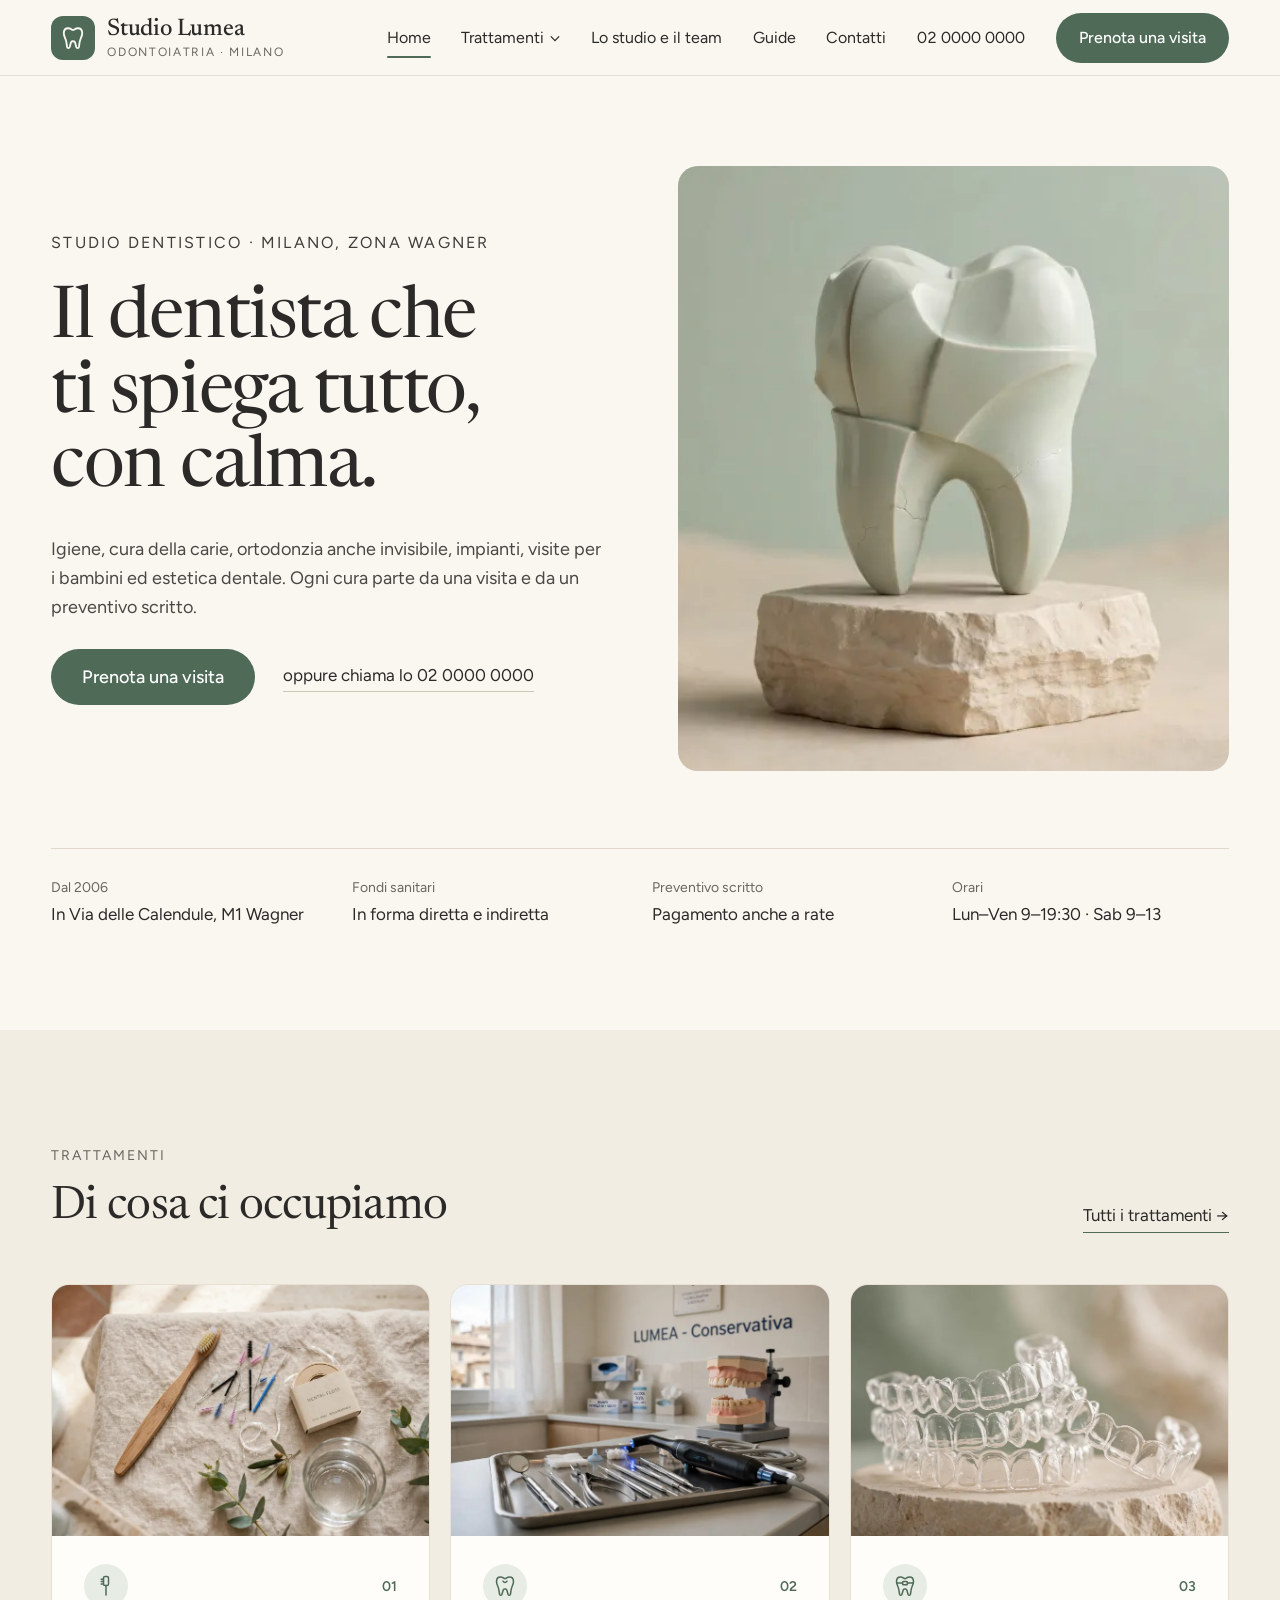
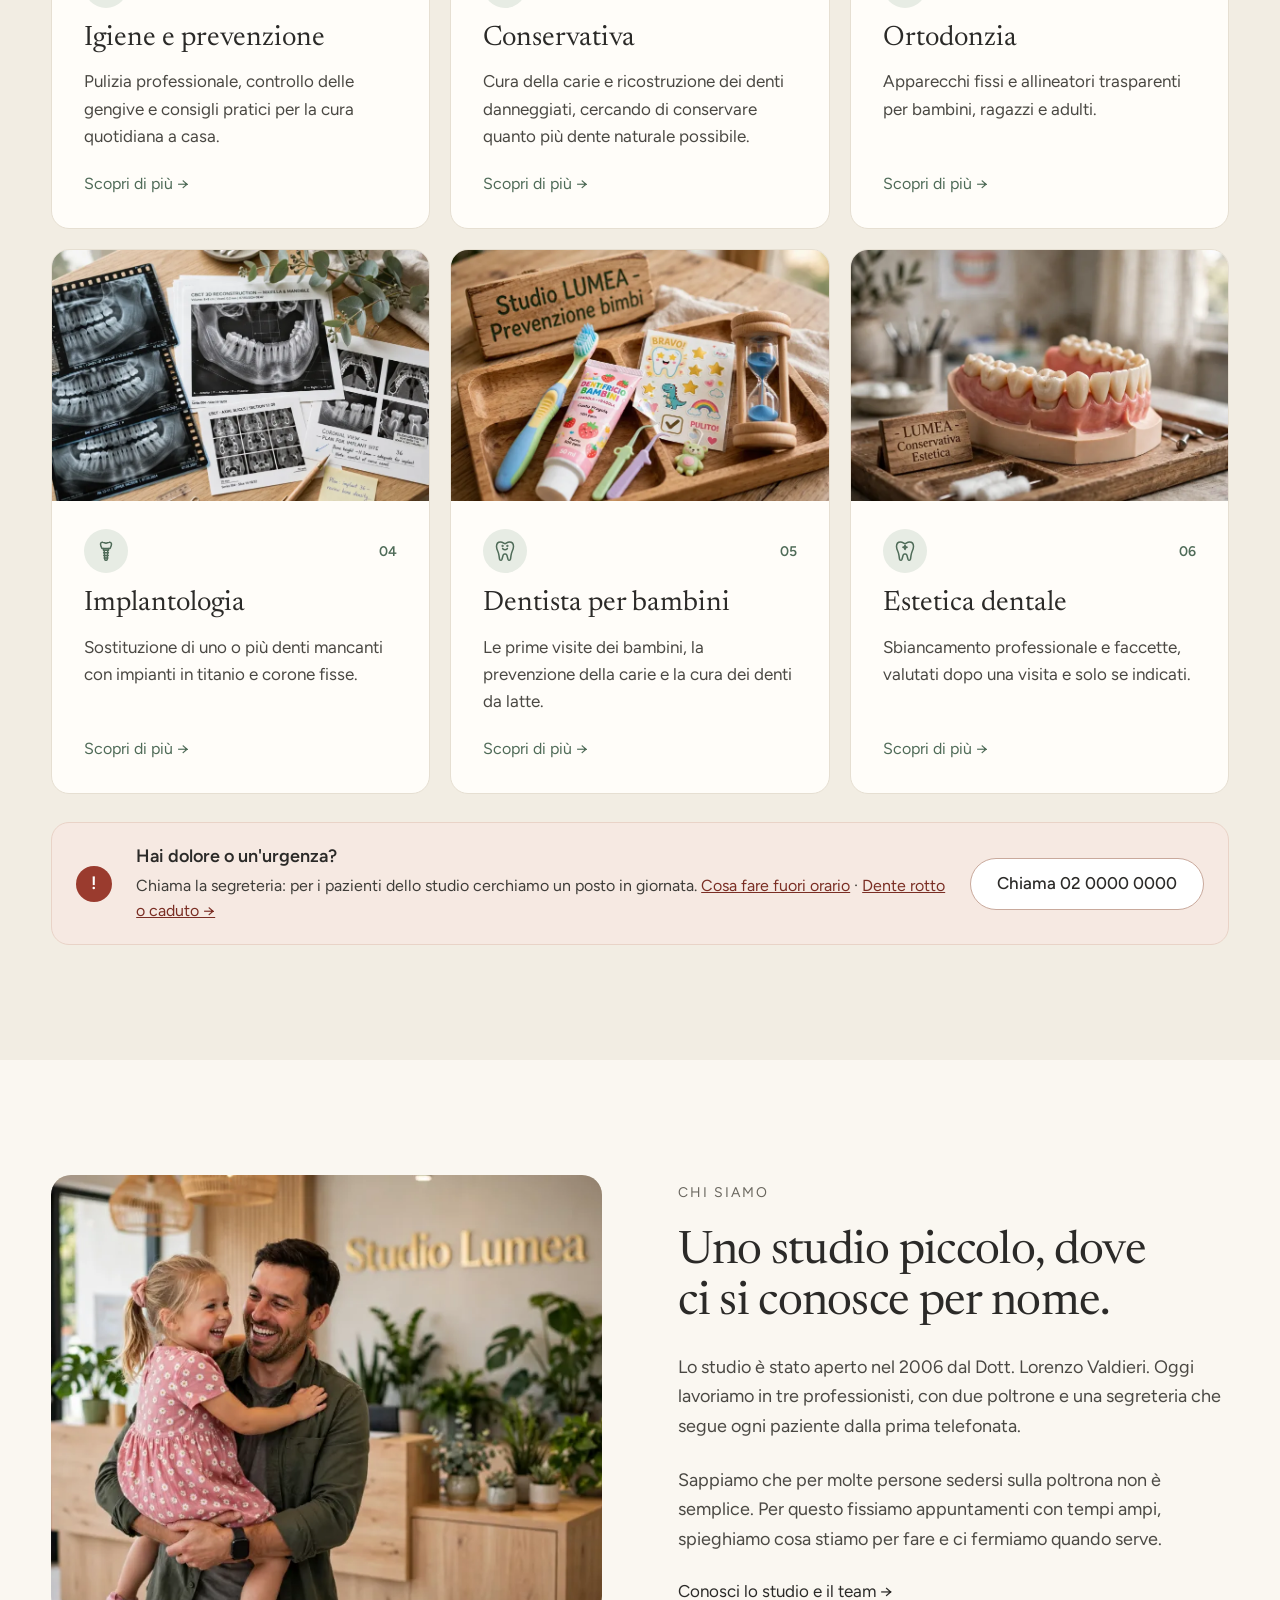
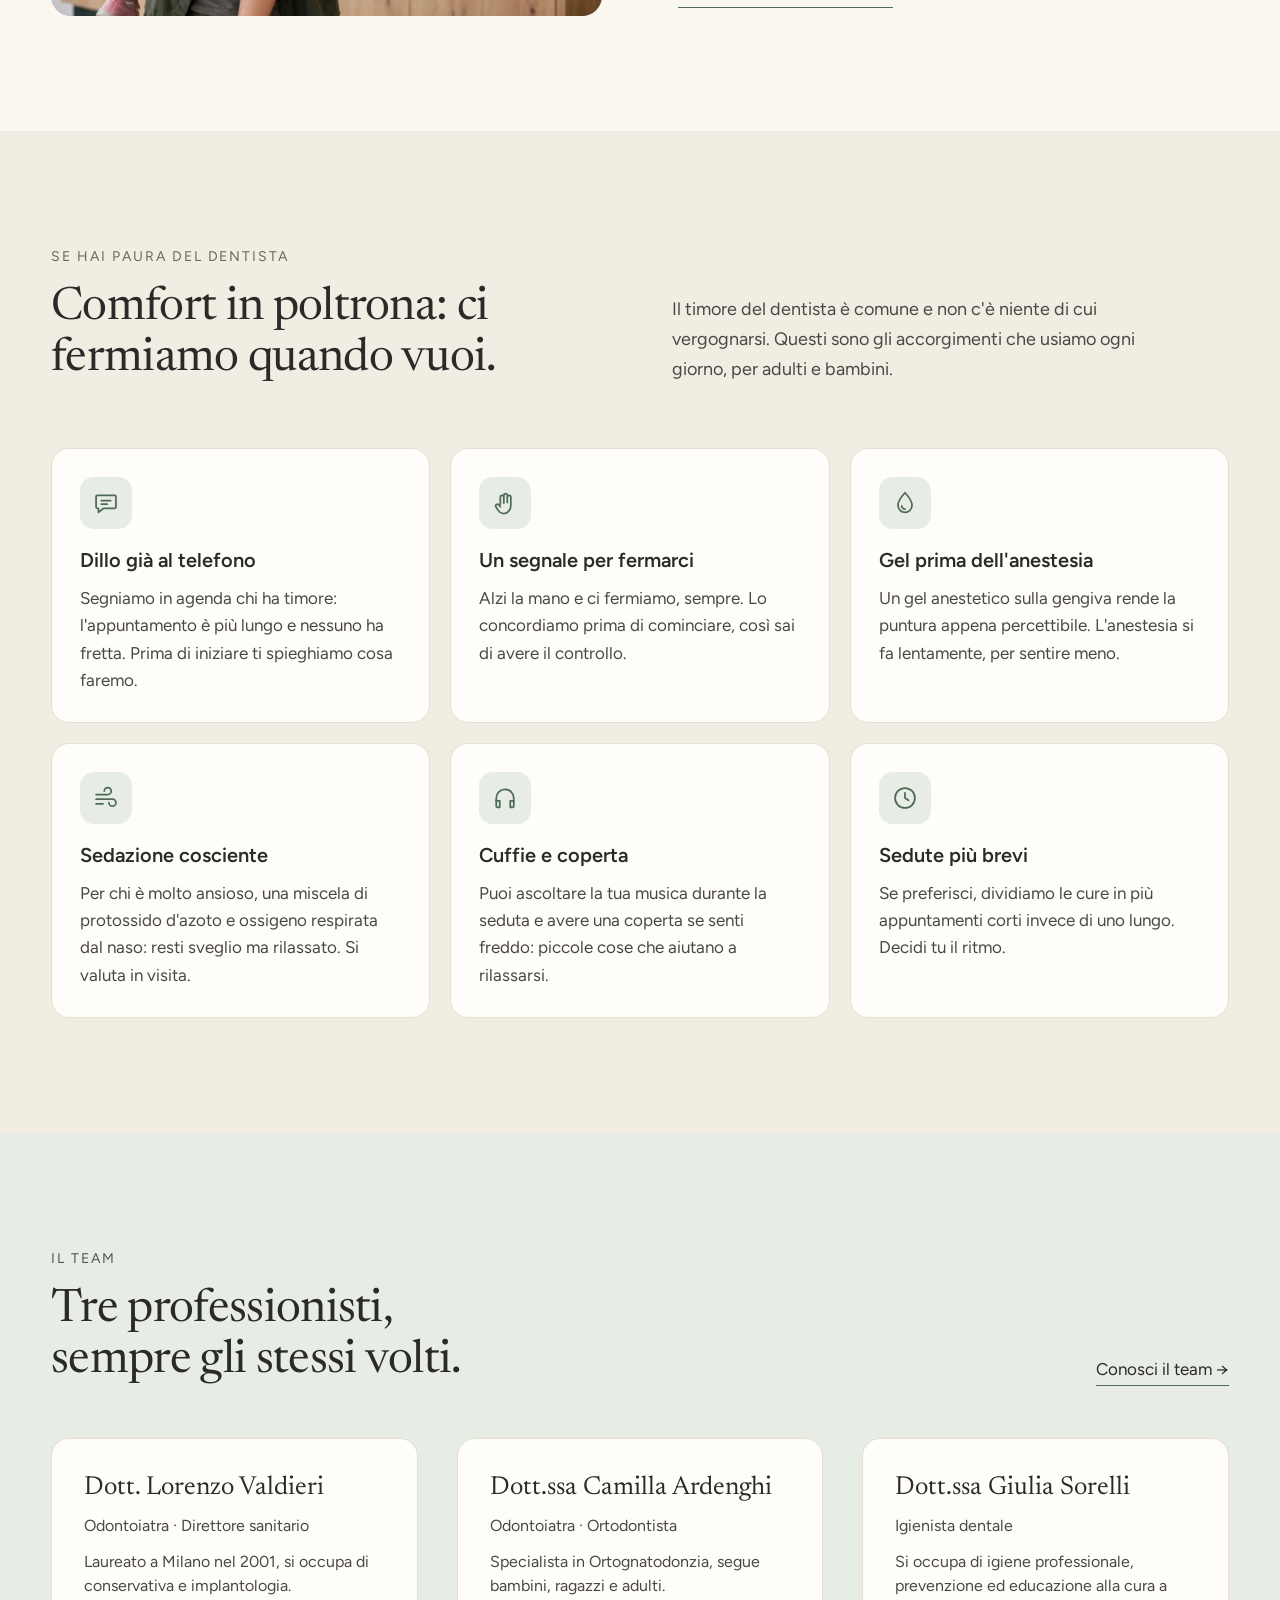
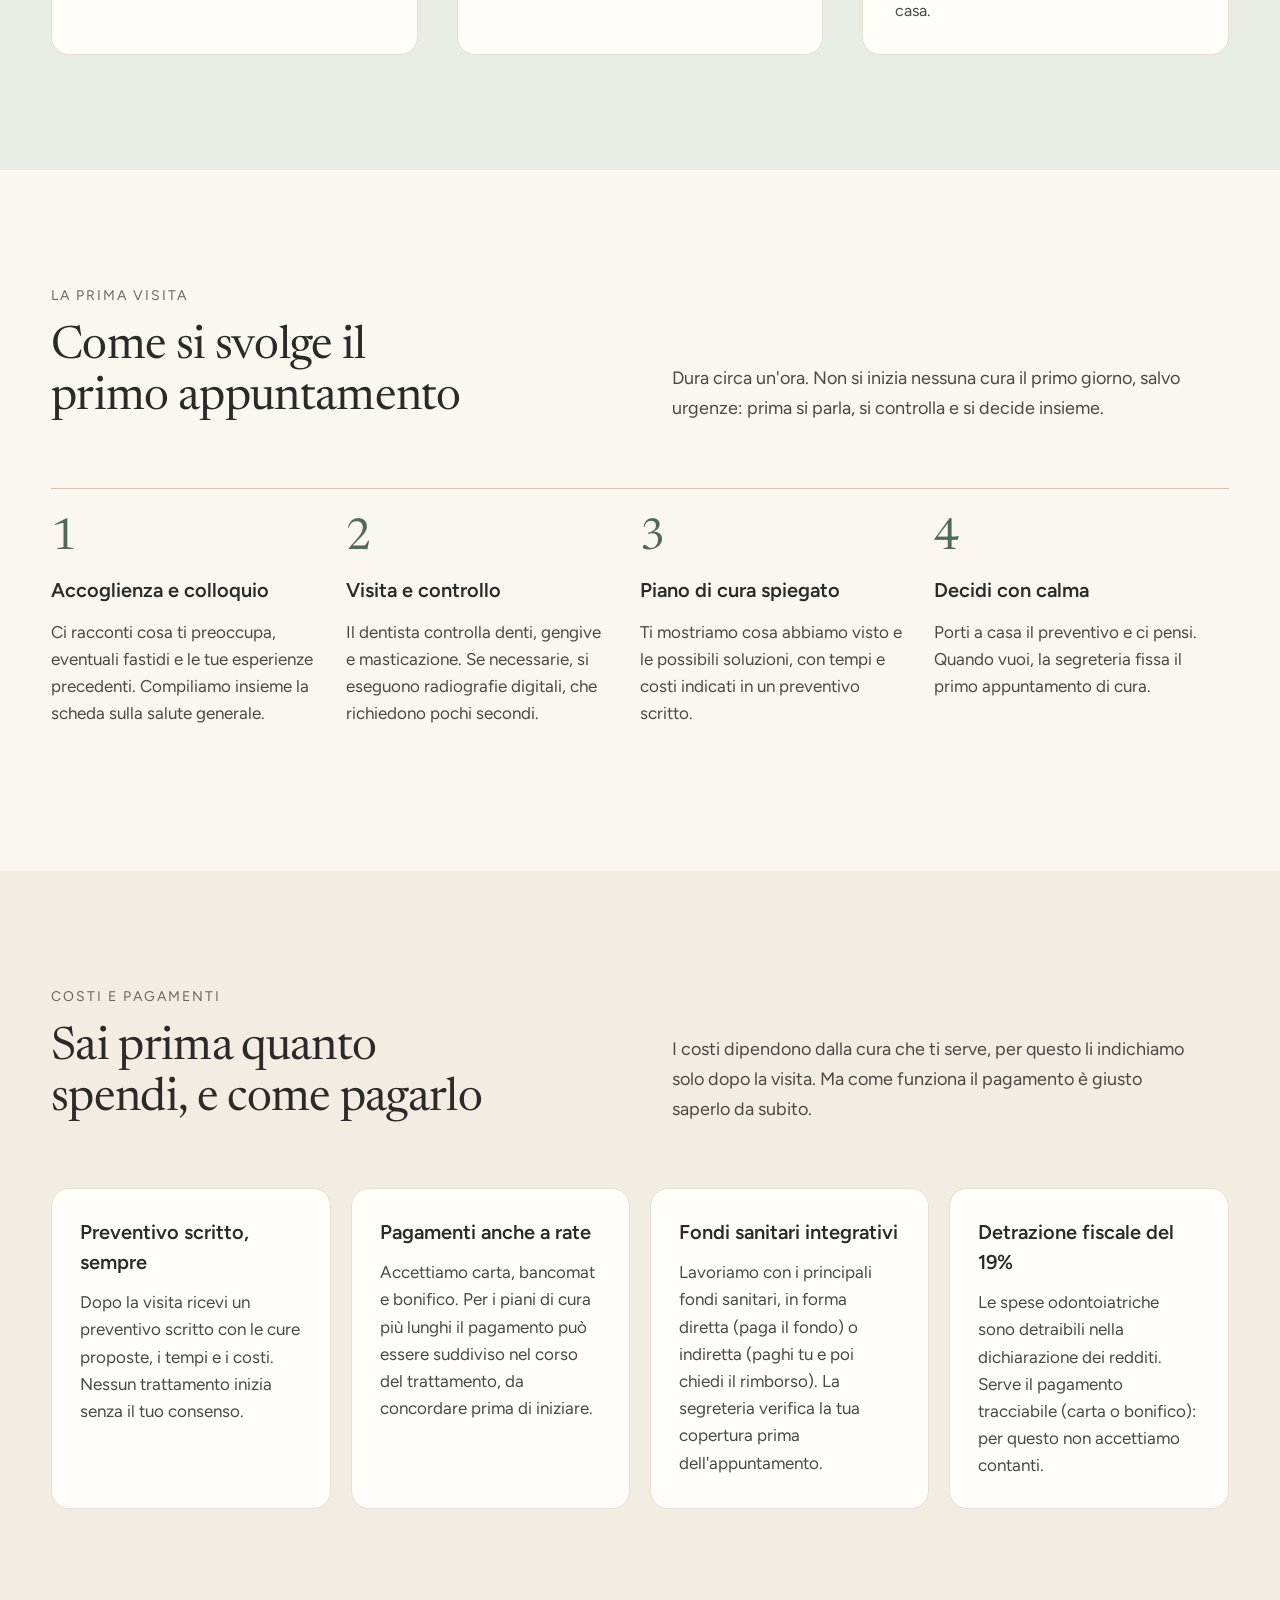
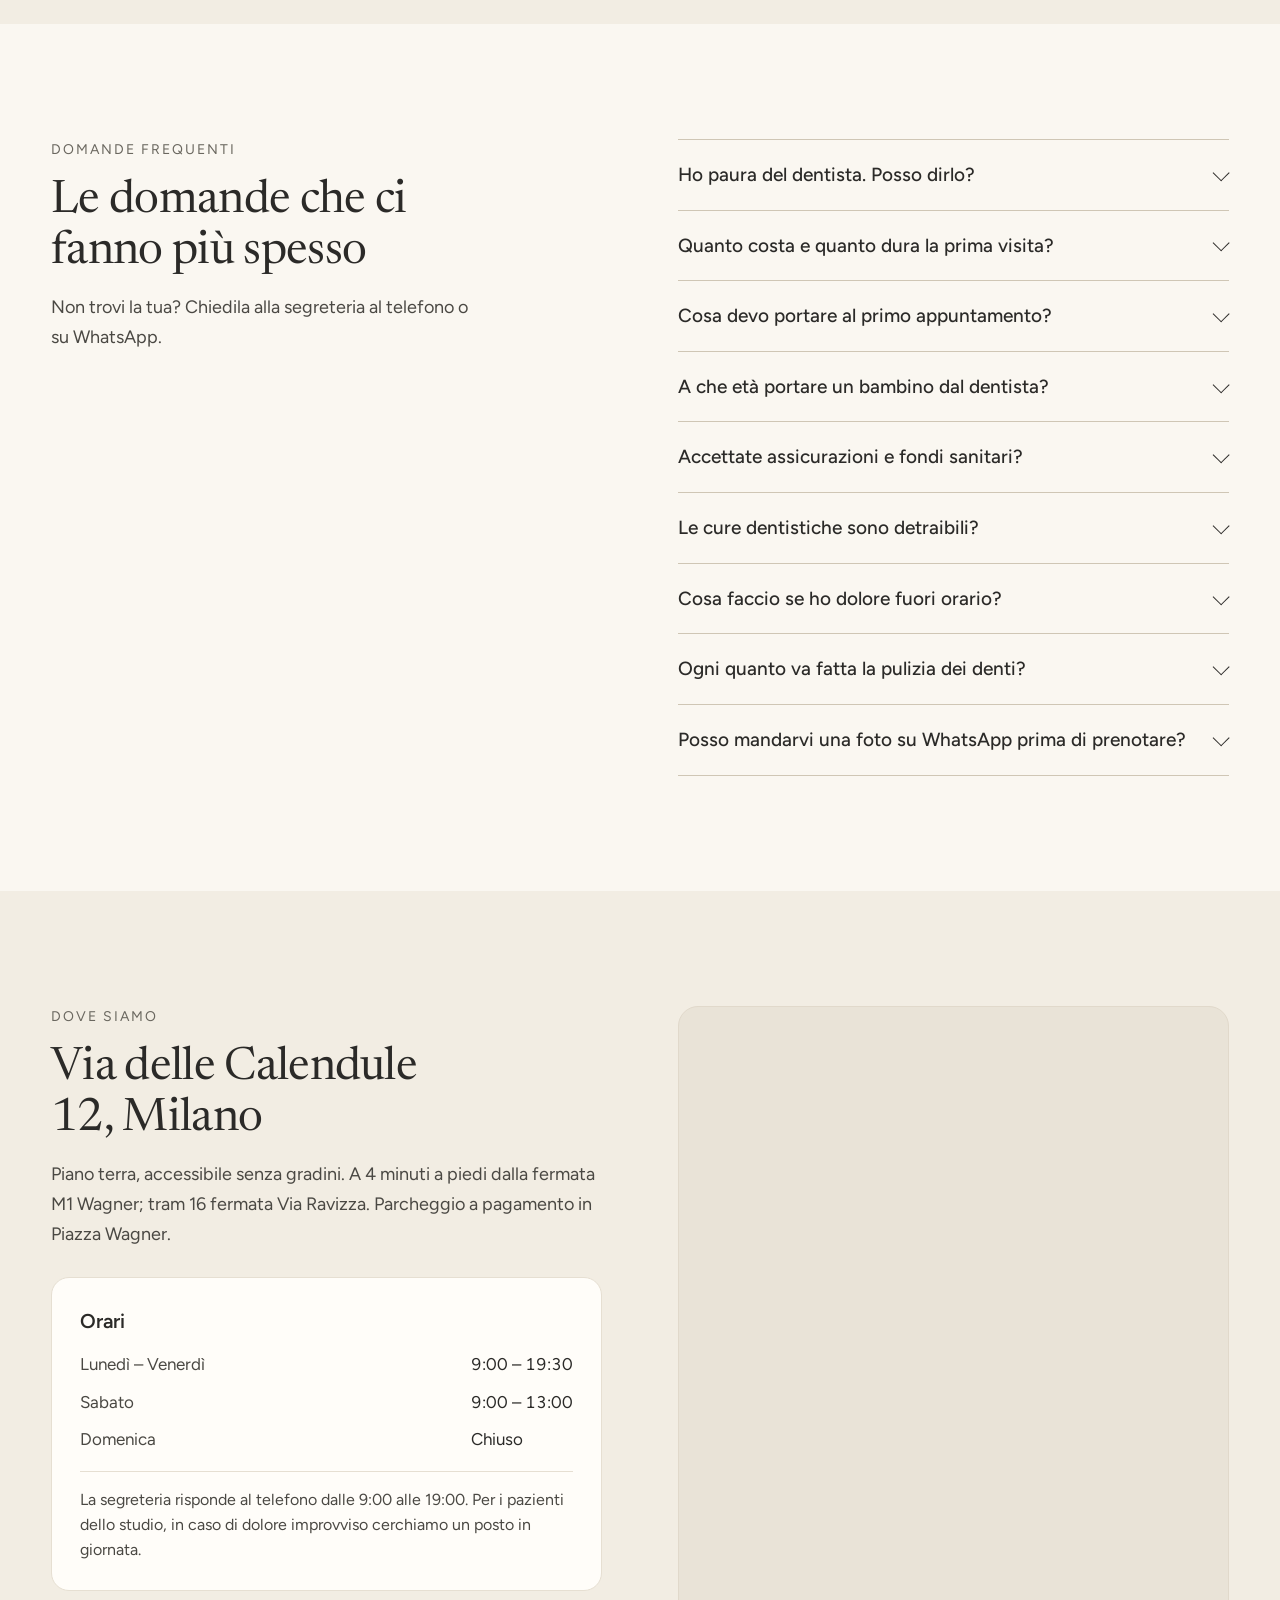
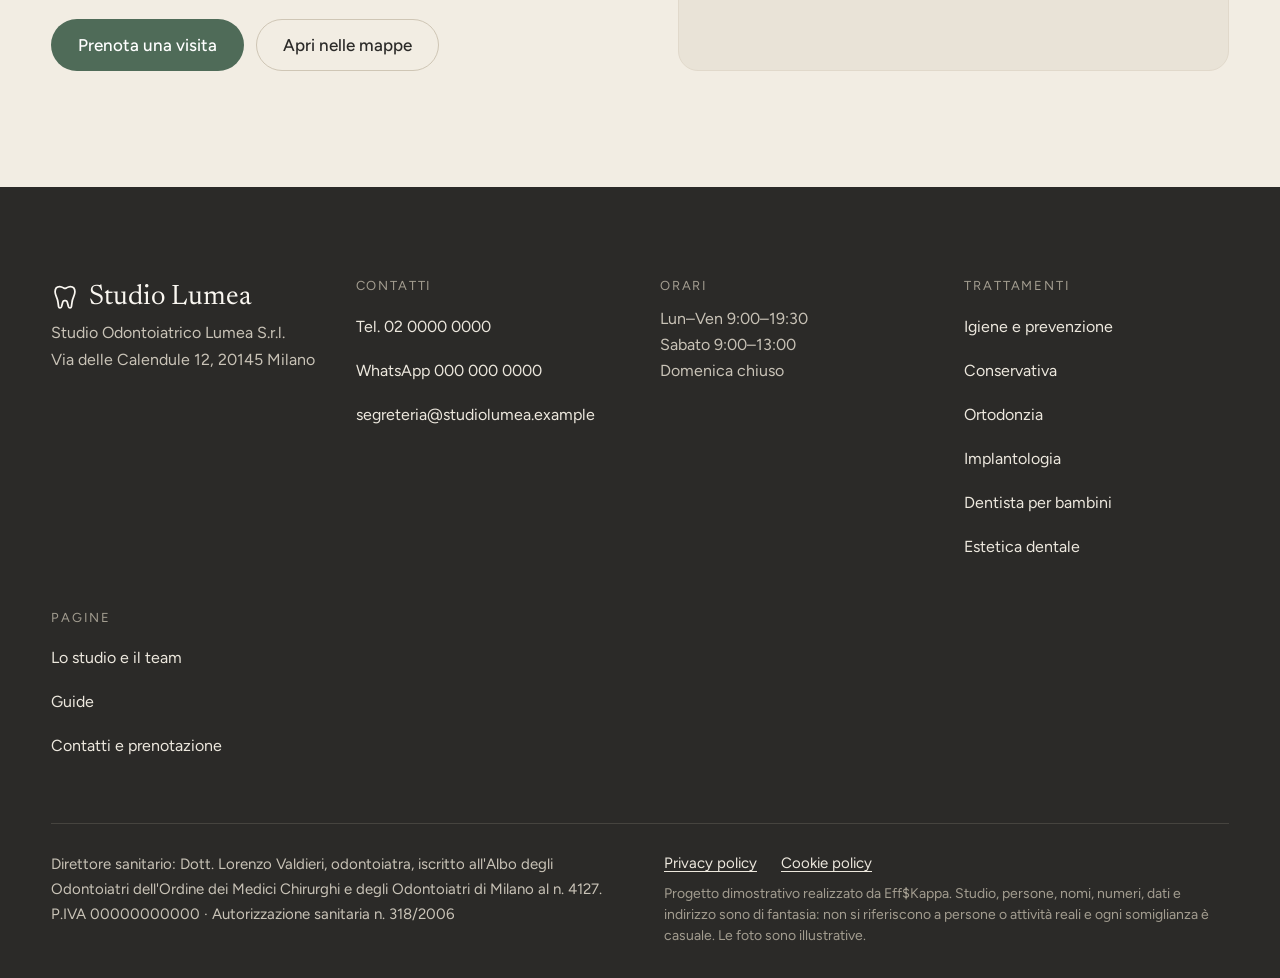
<file: index.html>
<!DOCTYPE html>
<html lang="it">
<head>
<meta charset="utf-8">
<meta name="viewport" content="width=device-width, initial-scale=1">
<meta name="robots" content="noindex, nofollow">
<title>Studio Odontoiatrico Lumea · Milano</title>
<meta name="description" content="Studio odontoiatrico a Milano, zona Wagner: igiene, conservativa, ortodonzia, implantologia, pedodonzia ed estetica dentale. Progetto dimostrativo.">
<meta name="theme-color" content="#FAF7F1">
<meta property="og:type" content="website">
<meta property="og:locale" content="it_IT">
<meta property="og:site_name" content="Studio Odontoiatrico Lumea">
<meta property="og:title" content="Studio Odontoiatrico Lumea · Milano">
<meta property="og:description" content="Studio odontoiatrico a Milano, zona Wagner: igiene, conservativa, ortodonzia, implantologia, pedodonzia ed estetica dentale. Progetto dimostrativo.">
<meta property="og:url" content="https://chillguyzofficial-spec.github.io/StudioLumea_Dentistico/">
<meta property="og:image" content="https://chillguyzofficial-spec.github.io/StudioLumea_Dentistico/assets/og.jpg">
<meta property="og:image:width" content="1200">
<meta property="og:image:height" content="630">
<meta name="twitter:card" content="summary_large_image">
<script type="application/ld+json">{"@context":"https://schema.org","@type":"Dentist","name":"Studio Odontoiatrico Lumea (progetto dimostrativo)","telephone":"+39 02 0000 0000","email":"segreteria@studiolumea.example","address":{"@type":"PostalAddress","streetAddress":"Via delle Calendule 12","postalCode":"20145","addressLocality":"Milano","addressCountry":"IT"},"geo":{"@type":"GeoCoordinates","latitude":45.4679,"longitude":9.156},"openingHoursSpecification":[{"@type":"OpeningHoursSpecification","dayOfWeek":["Monday","Tuesday","Wednesday","Thursday","Friday"],"opens":"09:00","closes":"19:30"},{"@type":"OpeningHoursSpecification","dayOfWeek":"Saturday","opens":"09:00","closes":"13:00"}],"medicalSpecialty":"Dentistry"}</script>

<link rel="icon" href="assets/favicon.svg" type="image/svg+xml">
<link rel="preconnect" href="https://fonts.googleapis.com">
<link rel="preconnect" href="https://fonts.gstatic.com" crossorigin>
<link href="https://fonts.googleapis.com/css2?family=Figtree:wght@400;500;600&amp;family=Newsreader:opsz,wght@6..72,400;6..72,500&amp;display=swap" rel="stylesheet">
<link rel="stylesheet" href="css/styles.css?v=21">
<script>document.documentElement.classList.add('js')</script>
</head>
<body>
<a class="skip" href="#main">Vai al contenuto</a>
<div class="header-spacer"></div>
<header class="site-header">
  <div class="header-in">
    <a class="brand" href="index.html">
      <span class="brand__mark"><svg class="ico" viewBox="0 0 24 24" fill="none" stroke="currentColor" stroke-width="1.5" stroke-linecap="round" stroke-linejoin="round" aria-hidden="true" focusable="false"><path d="M7.5 3C5 3 3.5 5 3.5 7.6c0 2 .7 3.4 1.4 4.9.6 1.3.9 2.7 1.1 4.1l.5 3.6c.1.6.6 1.1 1.2 1.1s1.1-.4 1.3-1l1.1-4.1c.2-.7.8-1.2 1.5-1.2h.8c.7 0 1.3.5 1.5 1.2l1.1 4.1c.2.6.7 1 1.3 1s1.1-.5 1.2-1.1l.5-3.6c.2-1.4.5-2.8 1.1-4.1.7-1.5 1.4-2.9 1.4-4.9C20.5 5 19 3 16.5 3c-1.7 0-2.8.9-3.6 1.4-.6.3-1.2.3-1.8 0C10.3 3.9 9.2 3 7.5 3z"/></svg></span>
      <span class="brand__txt">
        <span class="brand__name">Studio Lumea</span>
        <span class="brand__sub">Odontoiatria · Milano</span>
      </span>
    </a>
    <nav class="nav" aria-label="Menu principale">
      <a class="nav__link" href="index.html" aria-current="page">Home</a>
      <div class="nav__drop">
        <a class="nav__link" href="trattamenti.html">Trattamenti<svg class="nav__caret" viewBox="0 0 12 8" aria-hidden="true"><path d="M1 1.5l5 5 5-5" fill="none" stroke="currentColor" stroke-width="1.5"/></svg></a>
        <div class="nav__panel">
          <a href="igiene-dentale.html"><svg class="ico" viewBox="0 0 24 24" fill="none" stroke="currentColor" stroke-width="1.5" stroke-linecap="round" stroke-linejoin="round" aria-hidden="true" focusable="false"><path d="M12 21v-9.5"/><rect x="9.5" y="2.5" width="5" height="9" rx="1.6"/><path d="M9.5 5.2H7.2M9.5 7.6H7.2M9.5 10H7.2"/></svg><span>Igiene e prevenzione</span></a>
          <a href="conservativa.html"><svg class="ico" viewBox="0 0 24 24" fill="none" stroke="currentColor" stroke-width="1.5" stroke-linecap="round" stroke-linejoin="round" aria-hidden="true" focusable="false"><path d="M7.5 3C5 3 3.5 5 3.5 7.6c0 2 .7 3.4 1.4 4.9.6 1.3.9 2.7 1.1 4.1l.5 3.6c.1.6.6 1.1 1.2 1.1s1.1-.4 1.3-1l1.1-4.1c.2-.7.8-1.2 1.5-1.2h.8c.7 0 1.3.5 1.5 1.2l1.1 4.1c.2.6.7 1 1.3 1s1.1-.5 1.2-1.1l.5-3.6c.2-1.4.5-2.8 1.1-4.1.7-1.5 1.4-2.9 1.4-4.9C20.5 5 19 3 16.5 3c-1.7 0-2.8.9-3.6 1.4-.6.3-1.2.3-1.8 0C10.3 3.9 9.2 3 7.5 3z"/><path d="M10 7.2c.6.9 1.4 1.3 2 1.3s1.4-.4 2-1.3"/></svg><span>Conservativa</span></a>
          <a href="ortodonzia.html"><svg class="ico" viewBox="0 0 24 24" fill="none" stroke="currentColor" stroke-width="1.5" stroke-linecap="round" stroke-linejoin="round" aria-hidden="true" focusable="false"><path d="M7.5 3C5 3 3.5 5 3.5 7.6c0 2 .7 3.4 1.4 4.9.6 1.3.9 2.7 1.1 4.1l.5 3.6c.1.6.6 1.1 1.2 1.1s1.1-.4 1.3-1l1.1-4.1c.2-.7.8-1.2 1.5-1.2h.8c.7 0 1.3.5 1.5 1.2l1.1 4.1c.2.6.7 1 1.3 1s1.1-.5 1.2-1.1l.5-3.6c.2-1.4.5-2.8 1.1-4.1.7-1.5 1.4-2.9 1.4-4.9C20.5 5 19 3 16.5 3c-1.7 0-2.8.9-3.6 1.4-.6.3-1.2.3-1.8 0C10.3 3.9 9.2 3 7.5 3z"/><rect x="9.6" y="7.4" width="4.8" height="3.4" rx=".8"/><path d="M3.6 9.1h6M14.4 9.1h6"/></svg><span>Ortodonzia</span></a>
          <a href="implantologia.html"><svg class="ico" viewBox="0 0 24 24" fill="none" stroke="currentColor" stroke-width="1.5" stroke-linecap="round" stroke-linejoin="round" aria-hidden="true" focusable="false"><path d="M6.5 5c0-1.3 1.2-2.1 2.4-1.7l3.1.9 3.1-.9c1.2-.4 2.4.4 2.4 1.7 0 1.9-.9 3.3-1.5 4.4h-8C7.4 8.3 6.5 6.9 6.5 5z"/><path d="M9.5 9.4v1.8h5V9.4"/><path d="M10.2 11.2h3.6l-.6 9.3c0 .4-.3.7-.7.7h-1c-.4 0-.7-.3-.7-.7z"/><path d="M9.6 13.8h4.8M9.8 16.4h4.4M10.1 19h3.8"/></svg><span>Implantologia</span></a>
          <a href="pedodonzia.html"><svg class="ico" viewBox="0 0 24 24" fill="none" stroke="currentColor" stroke-width="1.5" stroke-linecap="round" stroke-linejoin="round" aria-hidden="true" focusable="false"><path d="M7.5 3C5 3 3.5 5 3.5 7.6c0 2 .7 3.4 1.4 4.9.6 1.3.9 2.7 1.1 4.1l.5 3.6c.1.6.6 1.1 1.2 1.1s1.1-.4 1.3-1l1.1-4.1c.2-.7.8-1.2 1.5-1.2h.8c.7 0 1.3.5 1.5 1.2l1.1 4.1c.2.6.7 1 1.3 1s1.1-.5 1.2-1.1l.5-3.6c.2-1.4.5-2.8 1.1-4.1.7-1.5 1.4-2.9 1.4-4.9C20.5 5 19 3 16.5 3c-1.7 0-2.8.9-3.6 1.4-.6.3-1.2.3-1.8 0C10.3 3.9 9.2 3 7.5 3z"/><path d="M9.6 9.6c1.3 1.2 3.5 1.2 4.8 0"/><circle cx="9.6" cy="7" r=".4" fill="currentColor"/><circle cx="14.4" cy="7" r=".4" fill="currentColor"/></svg><span>Dentista per bambini</span></a>
          <a href="estetica-dentale.html"><svg class="ico" viewBox="0 0 24 24" fill="none" stroke="currentColor" stroke-width="1.5" stroke-linecap="round" stroke-linejoin="round" aria-hidden="true" focusable="false"><path d="M7.5 3C5 3 3.5 5 3.5 7.6c0 2 .7 3.4 1.4 4.9.6 1.3.9 2.7 1.1 4.1l.5 3.6c.1.6.6 1.1 1.2 1.1s1.1-.4 1.3-1l1.1-4.1c.2-.7.8-1.2 1.5-1.2h.8c.7 0 1.3.5 1.5 1.2l1.1 4.1c.2.6.7 1 1.3 1s1.1-.5 1.2-1.1l.5-3.6c.2-1.4.5-2.8 1.1-4.1.7-1.5 1.4-2.9 1.4-4.9C20.5 5 19 3 16.5 3c-1.7 0-2.8.9-3.6 1.4-.6.3-1.2.3-1.8 0C10.3 3.9 9.2 3 7.5 3z"/><path d="M12 6.2l.6 1.5 1.5.6-1.5.6-.6 1.5-.6-1.5-1.5-.6 1.5-.6z"/></svg><span>Estetica dentale</span></a>
          <a class="nav__all" href="trattamenti.html">Tutti i trattamenti →</a>
        </div>
      </div>
      <a class="nav__link" href="studio.html">Lo studio e il team</a>
      <a class="nav__link" href="guide.html">Guide</a>
      <a class="nav__link" href="contatti.html">Contatti</a>
      <a class="nav__tel" href="tel:+390200000000">02 0000 0000</a>
      <a class="btn btn--primary" href="contatti.html#prenota">Prenota una visita</a>
    </nav>
    <button class="menu-toggle" type="button" data-menu-open aria-controls="mobile-menu" aria-expanded="false">
      <span class="menu-toggle__bars" aria-hidden="true"><span></span><span></span></span>Menu
    </button>
  </div>
</header>
<div class="mobile-menu" id="mobile-menu" aria-hidden="true" role="dialog" aria-modal="true" aria-label="Menu">
  <div class="mobile-menu__top">
    <span class="brand"><span class="brand__mark"><svg class="ico" viewBox="0 0 24 24" fill="none" stroke="currentColor" stroke-width="1.5" stroke-linecap="round" stroke-linejoin="round" aria-hidden="true" focusable="false"><path d="M7.5 3C5 3 3.5 5 3.5 7.6c0 2 .7 3.4 1.4 4.9.6 1.3.9 2.7 1.1 4.1l.5 3.6c.1.6.6 1.1 1.2 1.1s1.1-.4 1.3-1l1.1-4.1c.2-.7.8-1.2 1.5-1.2h.8c.7 0 1.3.5 1.5 1.2l1.1 4.1c.2.6.7 1 1.3 1s1.1-.5 1.2-1.1l.5-3.6c.2-1.4.5-2.8 1.1-4.1.7-1.5 1.4-2.9 1.4-4.9C20.5 5 19 3 16.5 3c-1.7 0-2.8.9-3.6 1.4-.6.3-1.2.3-1.8 0C10.3 3.9 9.2 3 7.5 3z"/></svg></span><span class="brand__name">Studio Lumea</span></span>
    <button class="menu-toggle" type="button" data-menu-close>Chiudi</button>
  </div>
  <nav class="mobile-menu__nav" aria-label="Menu mobile">
    <a href="index.html" aria-current="page" data-menu-close>Home</a>
    <a href="trattamenti.html" data-menu-close>Trattamenti</a>
    <div class="mobile-menu__sub">
      <a href="igiene-dentale.html" data-menu-close><svg class="ico" viewBox="0 0 24 24" fill="none" stroke="currentColor" stroke-width="1.5" stroke-linecap="round" stroke-linejoin="round" aria-hidden="true" focusable="false"><path d="M12 21v-9.5"/><rect x="9.5" y="2.5" width="5" height="9" rx="1.6"/><path d="M9.5 5.2H7.2M9.5 7.6H7.2M9.5 10H7.2"/></svg>Igiene e prevenzione</a>
      <a href="conservativa.html" data-menu-close><svg class="ico" viewBox="0 0 24 24" fill="none" stroke="currentColor" stroke-width="1.5" stroke-linecap="round" stroke-linejoin="round" aria-hidden="true" focusable="false"><path d="M7.5 3C5 3 3.5 5 3.5 7.6c0 2 .7 3.4 1.4 4.9.6 1.3.9 2.7 1.1 4.1l.5 3.6c.1.6.6 1.1 1.2 1.1s1.1-.4 1.3-1l1.1-4.1c.2-.7.8-1.2 1.5-1.2h.8c.7 0 1.3.5 1.5 1.2l1.1 4.1c.2.6.7 1 1.3 1s1.1-.5 1.2-1.1l.5-3.6c.2-1.4.5-2.8 1.1-4.1.7-1.5 1.4-2.9 1.4-4.9C20.5 5 19 3 16.5 3c-1.7 0-2.8.9-3.6 1.4-.6.3-1.2.3-1.8 0C10.3 3.9 9.2 3 7.5 3z"/><path d="M10 7.2c.6.9 1.4 1.3 2 1.3s1.4-.4 2-1.3"/></svg>Conservativa</a>
      <a href="ortodonzia.html" data-menu-close><svg class="ico" viewBox="0 0 24 24" fill="none" stroke="currentColor" stroke-width="1.5" stroke-linecap="round" stroke-linejoin="round" aria-hidden="true" focusable="false"><path d="M7.5 3C5 3 3.5 5 3.5 7.6c0 2 .7 3.4 1.4 4.9.6 1.3.9 2.7 1.1 4.1l.5 3.6c.1.6.6 1.1 1.2 1.1s1.1-.4 1.3-1l1.1-4.1c.2-.7.8-1.2 1.5-1.2h.8c.7 0 1.3.5 1.5 1.2l1.1 4.1c.2.6.7 1 1.3 1s1.1-.5 1.2-1.1l.5-3.6c.2-1.4.5-2.8 1.1-4.1.7-1.5 1.4-2.9 1.4-4.9C20.5 5 19 3 16.5 3c-1.7 0-2.8.9-3.6 1.4-.6.3-1.2.3-1.8 0C10.3 3.9 9.2 3 7.5 3z"/><rect x="9.6" y="7.4" width="4.8" height="3.4" rx=".8"/><path d="M3.6 9.1h6M14.4 9.1h6"/></svg>Ortodonzia</a>
      <a href="implantologia.html" data-menu-close><svg class="ico" viewBox="0 0 24 24" fill="none" stroke="currentColor" stroke-width="1.5" stroke-linecap="round" stroke-linejoin="round" aria-hidden="true" focusable="false"><path d="M6.5 5c0-1.3 1.2-2.1 2.4-1.7l3.1.9 3.1-.9c1.2-.4 2.4.4 2.4 1.7 0 1.9-.9 3.3-1.5 4.4h-8C7.4 8.3 6.5 6.9 6.5 5z"/><path d="M9.5 9.4v1.8h5V9.4"/><path d="M10.2 11.2h3.6l-.6 9.3c0 .4-.3.7-.7.7h-1c-.4 0-.7-.3-.7-.7z"/><path d="M9.6 13.8h4.8M9.8 16.4h4.4M10.1 19h3.8"/></svg>Implantologia</a>
      <a href="pedodonzia.html" data-menu-close><svg class="ico" viewBox="0 0 24 24" fill="none" stroke="currentColor" stroke-width="1.5" stroke-linecap="round" stroke-linejoin="round" aria-hidden="true" focusable="false"><path d="M7.5 3C5 3 3.5 5 3.5 7.6c0 2 .7 3.4 1.4 4.9.6 1.3.9 2.7 1.1 4.1l.5 3.6c.1.6.6 1.1 1.2 1.1s1.1-.4 1.3-1l1.1-4.1c.2-.7.8-1.2 1.5-1.2h.8c.7 0 1.3.5 1.5 1.2l1.1 4.1c.2.6.7 1 1.3 1s1.1-.5 1.2-1.1l.5-3.6c.2-1.4.5-2.8 1.1-4.1.7-1.5 1.4-2.9 1.4-4.9C20.5 5 19 3 16.5 3c-1.7 0-2.8.9-3.6 1.4-.6.3-1.2.3-1.8 0C10.3 3.9 9.2 3 7.5 3z"/><path d="M9.6 9.6c1.3 1.2 3.5 1.2 4.8 0"/><circle cx="9.6" cy="7" r=".4" fill="currentColor"/><circle cx="14.4" cy="7" r=".4" fill="currentColor"/></svg>Dentista per bambini</a>
      <a href="estetica-dentale.html" data-menu-close><svg class="ico" viewBox="0 0 24 24" fill="none" stroke="currentColor" stroke-width="1.5" stroke-linecap="round" stroke-linejoin="round" aria-hidden="true" focusable="false"><path d="M7.5 3C5 3 3.5 5 3.5 7.6c0 2 .7 3.4 1.4 4.9.6 1.3.9 2.7 1.1 4.1l.5 3.6c.1.6.6 1.1 1.2 1.1s1.1-.4 1.3-1l1.1-4.1c.2-.7.8-1.2 1.5-1.2h.8c.7 0 1.3.5 1.5 1.2l1.1 4.1c.2.6.7 1 1.3 1s1.1-.5 1.2-1.1l.5-3.6c.2-1.4.5-2.8 1.1-4.1.7-1.5 1.4-2.9 1.4-4.9C20.5 5 19 3 16.5 3c-1.7 0-2.8.9-3.6 1.4-.6.3-1.2.3-1.8 0C10.3 3.9 9.2 3 7.5 3z"/><path d="M12 6.2l.6 1.5 1.5.6-1.5.6-.6 1.5-.6-1.5-1.5-.6 1.5-.6z"/></svg>Estetica dentale</a>
    </div>
    <a href="studio.html" data-menu-close>Lo studio e il team</a>
    <a href="guide.html" data-menu-close>Guide</a>
    <a href="contatti.html" data-menu-close>Contatti</a>
  </nav>
  <div class="mobile-menu__foot">
    <a class="btn btn--primary" href="contatti.html#prenota" data-menu-close>Prenota una visita</a>
    <div class="row">
      <a class="btn btn--ghost btn--sm" href="tel:+390200000000">Chiama</a>
      <a class="btn btn--ghost btn--sm" href="https://wa.me/390000000000" target="_blank" rel="noopener">WhatsApp</a>
    </div>
    <p>Via delle Calendule 12, 20145 Milano<br>Lun–Ven 9:00–19:30 · Sab 9:00–13:00</p>
  </div>
</div>
<div class="mobile-bar">
  <a class="btn btn--ghost" href="tel:+390200000000">Chiama</a>
  <a class="btn btn--primary" href="contatti.html#prenota">Prenota una visita</a>
</div>

<main id="main">
<section class="hero">
  <div class="wrap">
    <div class="hero__grid">
      <div class="hero__text" data-reveal>
        <span class="eyebrow">Studio dentistico · Milano, zona Wagner</span>
        <h1 class="hero__title">Il dentista che ti spiega tutto, con calma.</h1>
        <p class="lead">Igiene, cura della carie, ortodonzia anche invisibile, impianti, visite per i bambini ed estetica dentale. Ogni cura parte da una visita e da un preventivo scritto.</p>
        <div class="hero__actions">
          <a class="btn btn--primary" href="contatti.html#prenota">Prenota una visita</a>
          <a class="hero__tel" href="tel:+390200000000">oppure chiama lo 02 0000 0000</a>
        </div>
      </div>
      <div class="photo hero__photo" data-reveal="150">
        <img src="assets/img/dente-scultura-1400.webp" srcset="assets/img/dente-scultura-800.webp 800w, assets/img/dente-scultura-1400.webp 1400w, assets/img/dente-scultura.webp 1920w" sizes="(max-width: 960px) 100vw, 50vw" alt="Scultura in ceramica a forma di dente appoggiata su una pietra chiara" width="1920" height="1280" fetchpriority="high" decoding="async">
      </div>
    </div>
    <div class="facts" data-reveal>
      <div><span>Dal 2006</span><span>In Via delle Calendule, M1 Wagner</span></div>
      <div><span>Fondi sanitari</span><span>In forma diretta e indiretta</span></div>
      <div><span>Preventivo scritto</span><span>Pagamento anche a rate</span></div>
      <div><span>Orari</span><span>Lun–Ven 9–19:30 · Sab 9–13</span></div>
    </div>
  </div>
</section>

<section class="section section--alt">
  <div class="wrap">
    <div class="row-between" data-reveal>
      <div class="stack" style="max-width:640px">
        <span class="eyebrow">Trattamenti</span>
        <h2 class="h2">Di cosa ci occupiamo</h2>
      </div>
      <a class="link-u" href="trattamenti.html">Tutti i trattamenti →</a>
    </div>
    <div class="cards">
      <div data-reveal="0"><a class="card card--photo" href="igiene-dentale.html"><div class="card__photo"><img src="assets/img/cura-a-casa-1400.webp" srcset="assets/img/cura-a-casa-800.webp 800w, assets/img/cura-a-casa-1400.webp 1400w, assets/img/cura-a-casa.webp 1920w" sizes="(max-width: 760px) 100vw, 33vw" alt="Spazzolino in bambù, scovolini e filo interdentale su un telo di lino" width="1920" height="1280" loading="lazy" decoding="async"></div><div class="card__body"><span class="card__top"><span class="card__ico"><svg class="ico" viewBox="0 0 24 24" fill="none" stroke="currentColor" stroke-width="1.5" stroke-linecap="round" stroke-linejoin="round" aria-hidden="true" focusable="false"><path d="M12 21v-9.5"/><rect x="9.5" y="2.5" width="5" height="9" rx="1.6"/><path d="M9.5 5.2H7.2M9.5 7.6H7.2M9.5 10H7.2"/></svg></span><span class="card__num">01</span></span><span class="card__title">Igiene e prevenzione</span><span class="card__text">Pulizia professionale, controllo delle gengive e consigli pratici per la cura quotidiana a casa.</span><span class="card__more">Scopri di più →</span></div></a></div>
      <div data-reveal="80"><a class="card card--photo" href="conservativa.html"><div class="card__photo"><img src="assets/img/conservativa-strumenti-1400.webp" srcset="assets/img/conservativa-strumenti-800.webp 800w, assets/img/conservativa-strumenti-1400.webp 1400w, assets/img/conservativa-strumenti.webp 1920w" sizes="(max-width: 760px) 100vw, 33vw" alt="Strumenti per la conservativa su un vassoio, con un modello di arcate sullo sfondo" width="1920" height="1280" loading="lazy" decoding="async"></div><div class="card__body"><span class="card__top"><span class="card__ico"><svg class="ico" viewBox="0 0 24 24" fill="none" stroke="currentColor" stroke-width="1.5" stroke-linecap="round" stroke-linejoin="round" aria-hidden="true" focusable="false"><path d="M7.5 3C5 3 3.5 5 3.5 7.6c0 2 .7 3.4 1.4 4.9.6 1.3.9 2.7 1.1 4.1l.5 3.6c.1.6.6 1.1 1.2 1.1s1.1-.4 1.3-1l1.1-4.1c.2-.7.8-1.2 1.5-1.2h.8c.7 0 1.3.5 1.5 1.2l1.1 4.1c.2.6.7 1 1.3 1s1.1-.5 1.2-1.1l.5-3.6c.2-1.4.5-2.8 1.1-4.1.7-1.5 1.4-2.9 1.4-4.9C20.5 5 19 3 16.5 3c-1.7 0-2.8.9-3.6 1.4-.6.3-1.2.3-1.8 0C10.3 3.9 9.2 3 7.5 3z"/><path d="M10 7.2c.6.9 1.4 1.3 2 1.3s1.4-.4 2-1.3"/></svg></span><span class="card__num">02</span></span><span class="card__title">Conservativa</span><span class="card__text">Cura della carie e ricostruzione dei denti danneggiati, cercando di conservare quanto più dente naturale possibile.</span><span class="card__more">Scopri di più →</span></div></a></div>
      <div data-reveal="160"><a class="card card--photo" href="ortodonzia.html"><div class="card__photo"><img src="assets/img/allineatori-1400.webp" srcset="assets/img/allineatori-800.webp 800w, assets/img/allineatori-1400.webp 1400w, assets/img/allineatori.webp 1920w" sizes="(max-width: 760px) 100vw, 33vw" alt="Allineatori trasparenti appoggiati su una pietra chiara" width="1920" height="1280" loading="lazy" decoding="async"></div><div class="card__body"><span class="card__top"><span class="card__ico"><svg class="ico" viewBox="0 0 24 24" fill="none" stroke="currentColor" stroke-width="1.5" stroke-linecap="round" stroke-linejoin="round" aria-hidden="true" focusable="false"><path d="M7.5 3C5 3 3.5 5 3.5 7.6c0 2 .7 3.4 1.4 4.9.6 1.3.9 2.7 1.1 4.1l.5 3.6c.1.6.6 1.1 1.2 1.1s1.1-.4 1.3-1l1.1-4.1c.2-.7.8-1.2 1.5-1.2h.8c.7 0 1.3.5 1.5 1.2l1.1 4.1c.2.6.7 1 1.3 1s1.1-.5 1.2-1.1l.5-3.6c.2-1.4.5-2.8 1.1-4.1.7-1.5 1.4-2.9 1.4-4.9C20.5 5 19 3 16.5 3c-1.7 0-2.8.9-3.6 1.4-.6.3-1.2.3-1.8 0C10.3 3.9 9.2 3 7.5 3z"/><rect x="9.6" y="7.4" width="4.8" height="3.4" rx=".8"/><path d="M3.6 9.1h6M14.4 9.1h6"/></svg></span><span class="card__num">03</span></span><span class="card__title">Ortodonzia</span><span class="card__text">Apparecchi fissi e allineatori trasparenti per bambini, ragazzi e adulti.</span><span class="card__more">Scopri di più →</span></div></a></div>
      <div data-reveal="0"><a class="card card--photo" href="implantologia.html"><div class="card__photo"><img src="assets/img/radiografie-impianto-1400.webp" srcset="assets/img/radiografie-impianto-800.webp 800w, assets/img/radiografie-impianto-1400.webp 1400w, assets/img/radiografie-impianto.webp 1920w" sizes="(max-width: 760px) 100vw, 33vw" alt="Radiografie e ricostruzioni 3D delle arcate preparate per pianificare un impianto" width="1920" height="1280" loading="lazy" decoding="async"></div><div class="card__body"><span class="card__top"><span class="card__ico"><svg class="ico" viewBox="0 0 24 24" fill="none" stroke="currentColor" stroke-width="1.5" stroke-linecap="round" stroke-linejoin="round" aria-hidden="true" focusable="false"><path d="M6.5 5c0-1.3 1.2-2.1 2.4-1.7l3.1.9 3.1-.9c1.2-.4 2.4.4 2.4 1.7 0 1.9-.9 3.3-1.5 4.4h-8C7.4 8.3 6.5 6.9 6.5 5z"/><path d="M9.5 9.4v1.8h5V9.4"/><path d="M10.2 11.2h3.6l-.6 9.3c0 .4-.3.7-.7.7h-1c-.4 0-.7-.3-.7-.7z"/><path d="M9.6 13.8h4.8M9.8 16.4h4.4M10.1 19h3.8"/></svg></span><span class="card__num">04</span></span><span class="card__title">Implantologia</span><span class="card__text">Sostituzione di uno o più denti mancanti con impianti in titanio e corone fisse.</span><span class="card__more">Scopri di più →</span></div></a></div>
      <div data-reveal="80"><a class="card card--photo" href="pedodonzia.html"><div class="card__photo"><img src="assets/img/prevenzione-bimbi-1400.webp" srcset="assets/img/prevenzione-bimbi-800.webp 800w, assets/img/prevenzione-bimbi-1400.webp 1400w, assets/img/prevenzione-bimbi.webp 1920w" sizes="(max-width: 760px) 100vw, 33vw" alt="Spazzolino, dentifricio per bambini, adesivi e clessidra su un vassoio di legno" width="1920" height="1280" loading="lazy" decoding="async"></div><div class="card__body"><span class="card__top"><span class="card__ico"><svg class="ico" viewBox="0 0 24 24" fill="none" stroke="currentColor" stroke-width="1.5" stroke-linecap="round" stroke-linejoin="round" aria-hidden="true" focusable="false"><path d="M7.5 3C5 3 3.5 5 3.5 7.6c0 2 .7 3.4 1.4 4.9.6 1.3.9 2.7 1.1 4.1l.5 3.6c.1.6.6 1.1 1.2 1.1s1.1-.4 1.3-1l1.1-4.1c.2-.7.8-1.2 1.5-1.2h.8c.7 0 1.3.5 1.5 1.2l1.1 4.1c.2.6.7 1 1.3 1s1.1-.5 1.2-1.1l.5-3.6c.2-1.4.5-2.8 1.1-4.1.7-1.5 1.4-2.9 1.4-4.9C20.5 5 19 3 16.5 3c-1.7 0-2.8.9-3.6 1.4-.6.3-1.2.3-1.8 0C10.3 3.9 9.2 3 7.5 3z"/><path d="M9.6 9.6c1.3 1.2 3.5 1.2 4.8 0"/><circle cx="9.6" cy="7" r=".4" fill="currentColor"/><circle cx="14.4" cy="7" r=".4" fill="currentColor"/></svg></span><span class="card__num">05</span></span><span class="card__title">Dentista per bambini</span><span class="card__text">Le prime visite dei bambini, la prevenzione della carie e la cura dei denti da latte.</span><span class="card__more">Scopri di più →</span></div></a></div>
      <div data-reveal="160"><a class="card card--photo" href="estetica-dentale.html"><div class="card__photo"><img src="assets/img/conservativa-estetica-1400.webp" srcset="assets/img/conservativa-estetica-800.webp 800w, assets/img/conservativa-estetica-1400.webp 1400w, assets/img/conservativa-estetica.webp 1920w" sizes="(max-width: 760px) 100vw, 33vw" alt="Modello di arcata dentale su un vassoio di legno" width="1920" height="1280" loading="lazy" decoding="async"></div><div class="card__body"><span class="card__top"><span class="card__ico"><svg class="ico" viewBox="0 0 24 24" fill="none" stroke="currentColor" stroke-width="1.5" stroke-linecap="round" stroke-linejoin="round" aria-hidden="true" focusable="false"><path d="M7.5 3C5 3 3.5 5 3.5 7.6c0 2 .7 3.4 1.4 4.9.6 1.3.9 2.7 1.1 4.1l.5 3.6c.1.6.6 1.1 1.2 1.1s1.1-.4 1.3-1l1.1-4.1c.2-.7.8-1.2 1.5-1.2h.8c.7 0 1.3.5 1.5 1.2l1.1 4.1c.2.6.7 1 1.3 1s1.1-.5 1.2-1.1l.5-3.6c.2-1.4.5-2.8 1.1-4.1.7-1.5 1.4-2.9 1.4-4.9C20.5 5 19 3 16.5 3c-1.7 0-2.8.9-3.6 1.4-.6.3-1.2.3-1.8 0C10.3 3.9 9.2 3 7.5 3z"/><path d="M12 6.2l.6 1.5 1.5.6-1.5.6-.6 1.5-.6-1.5-1.5-.6 1.5-.6z"/></svg></span><span class="card__num">06</span></span><span class="card__title">Estetica dentale</span><span class="card__text">Sbiancamento professionale e faccette, valutati dopo una visita e solo se indicati.</span><span class="card__more">Scopri di più →</span></div></a></div>
    </div>
    <aside class="urgent" data-reveal aria-label="Urgenze">
      <span class="urgent__icon" aria-hidden="true">!</span>
      <div class="urgent__text">
        <strong>Hai dolore o un'urgenza?</strong>
        <span>Chiama la segreteria: per i pazienti dello studio cerchiamo un posto in giornata. <a href="index.html#faq-urgenze">Cosa fare fuori orario</a> · <a href="guide.html#dente-rotto">Dente rotto o caduto →</a></span>
      </div>
      <a class="btn btn--ghost btn--sm" href="tel:+390200000000">Chiama 02 0000 0000</a>
    </aside>
  </div>
</section>

<section class="section">
  <div class="wrap split">
    <div class="photo" style="aspect-ratio:5/4" data-reveal>
      <img src="assets/img/accoglienza-1400.webp" srcset="assets/img/accoglienza-800.webp 800w, assets/img/accoglienza-1400.webp 1400w, assets/img/accoglienza.webp 1920w" sizes="(max-width: 960px) 100vw, 50vw" alt="Un papà con la figlia in braccio sorride all'ingresso dello studio" width="1920" height="1280" loading="lazy" decoding="async">
    </div>
    <div class="stack-lg" style="max-width:560px" data-reveal="120">
      <span class="eyebrow">Chi siamo</span>
      <h2 class="h2">Uno studio piccolo, dove ci si conosce per nome.</h2>
      <p class="text">Lo studio è stato aperto nel 2006 dal Dott. Lorenzo Valdieri. Oggi lavoriamo in tre professionisti, con due poltrone e una segreteria che segue ogni paziente dalla prima telefonata.</p>
      <p class="text">Sappiamo che per molte persone sedersi sulla poltrona non è semplice. Per questo fissiamo appuntamenti con tempi ampi, spieghiamo cosa stiamo per fare e ci fermiamo quando serve.</p>
      <a class="link-u" style="align-self:flex-start" href="studio.html">Conosci lo studio e il team →</a>
    </div>
  </div>
</section>

<section class="section section--alt" id="comfort">
  <div class="wrap">
    <div class="head-row" data-reveal>
      <div class="stack">
        <span class="eyebrow">Se hai paura del dentista</span>
        <h2 class="h2">Comfort in poltrona: ci fermiamo quando vuoi.</h2>
      </div>
      <p class="text" style="max-width:520px">Il timore del dentista è comune e non c'è niente di cui vergognarsi. Questi sono gli accorgimenti che usiamo ogni giorno, per adulti e bambini.</p>
    </div>
    <div class="comfort">
      <div class="comfort__item" data-reveal="0"><span class="comfort__ico"><svg class="ico" viewBox="0 0 24 24" fill="none" stroke="currentColor" stroke-width="1.5" stroke-linecap="round" stroke-linejoin="round" aria-hidden="true" focusable="false"><path d="M4.5 5.5h15a1 1 0 0 1 1 1v9a1 1 0 0 1-1 1H10l-4.5 3.5v-3.5h-1a1 1 0 0 1-1-1v-9a1 1 0 0 1 1-1z"/><path d="M8 10h8M8 13h5"/></svg></span><strong>Dillo già al telefono</strong><span>Segniamo in agenda chi ha timore: l'appuntamento è più lungo e nessuno ha fretta. Prima di iniziare ti spieghiamo cosa faremo.</span></div>
      <div class="comfort__item" data-reveal="80"><span class="comfort__ico"><svg class="ico" viewBox="0 0 24 24" fill="none" stroke="currentColor" stroke-width="1.5" stroke-linecap="round" stroke-linejoin="round" aria-hidden="true" focusable="false"><path d="M8 13V7a1.5 1.5 0 0 1 3 0v5M11 11.5V5.5a1.5 1.5 0 0 1 3 0v6M14 11.5V7a1.5 1.5 0 0 1 3 0v7c0 4-2.6 7-6 7-2.4 0-3.9-1.2-5.1-3.1L4.3 15.4a1.5 1.5 0 0 1 2.5-1.7L8 15.2"/></svg></span><strong>Un segnale per fermarci</strong><span>Alzi la mano e ci fermiamo, sempre. Lo concordiamo prima di cominciare, così sai di avere il controllo.</span></div>
      <div class="comfort__item" data-reveal="160"><span class="comfort__ico"><svg class="ico" viewBox="0 0 24 24" fill="none" stroke="currentColor" stroke-width="1.5" stroke-linecap="round" stroke-linejoin="round" aria-hidden="true" focusable="false"><path d="M12 3.2s6 6.4 6 10.8a6 6 0 0 1-12 0c0-4.4 6-10.8 6-10.8z"/><path d="M9.2 14.5a2.8 2.8 0 0 0 2.8 2.8"/></svg></span><strong>Gel prima dell'anestesia</strong><span>Un gel anestetico sulla gengiva rende la puntura appena percettibile. L'anestesia si fa lentamente, per sentire meno.</span></div>
      <div class="comfort__item" data-reveal="0"><span class="comfort__ico"><svg class="ico" viewBox="0 0 24 24" fill="none" stroke="currentColor" stroke-width="1.5" stroke-linecap="round" stroke-linejoin="round" aria-hidden="true" focusable="false"><path d="M3.5 9h10a3 3 0 1 0-3-3"/><path d="M3.5 13h14a3 3 0 1 1-3 3"/><path d="M3.5 17h6"/></svg></span><strong>Sedazione cosciente</strong><span>Per chi è molto ansioso, una miscela di protossido d'azoto e ossigeno respirata dal naso: resti sveglio ma rilassato. Si valuta in visita.</span></div>
      <div class="comfort__item" data-reveal="80"><span class="comfort__ico"><svg class="ico" viewBox="0 0 24 24" fill="none" stroke="currentColor" stroke-width="1.5" stroke-linecap="round" stroke-linejoin="round" aria-hidden="true" focusable="false"><path d="M4.5 15v-3a7.5 7.5 0 0 1 15 0v3"/><path d="M4.5 14.5h3v5.5h-2a1 1 0 0 1-1-1zM19.5 14.5h-3v5.5h2a1 1 0 0 0 1-1z"/></svg></span><strong>Cuffie e coperta</strong><span>Puoi ascoltare la tua musica durante la seduta e avere una coperta se senti freddo: piccole cose che aiutano a rilassarsi.</span></div>
      <div class="comfort__item" data-reveal="160"><span class="comfort__ico"><svg class="ico" viewBox="0 0 24 24" fill="none" stroke="currentColor" stroke-width="1.5" stroke-linecap="round" stroke-linejoin="round" aria-hidden="true" focusable="false"><circle cx="12" cy="12" r="8.5"/><path d="M12 7.5V12l3 2"/></svg></span><strong>Sedute più brevi</strong><span>Se preferisci, dividiamo le cure in più appuntamenti corti invece di uno lungo. Decidi tu il ritmo.</span></div>
    </div>
  </div>
</section>

<section class="section section--soft">
  <div class="wrap">
    <div class="row-between" data-reveal>
      <div class="stack" style="max-width:680px">
        <span class="eyebrow">Il team</span>
        <h2 class="h2">Tre professionisti, sempre gli stessi volti.</h2>
      </div>
      <a class="link-u" href="studio.html">Conosci il team →</a>
    </div>
    <div class="team team--text">
      <div class="person" data-reveal>
        <div class="stack" style="gap:6px"><span class="person__name">Dott. Lorenzo Valdieri</span><span class="person__role">Odontoiatra · Direttore sanitario</span><span class="person__bio">Laureato a Milano nel 2001, si occupa di conservativa e implantologia.</span></div>
      </div>
      <div class="person" data-reveal="100">
        <div class="stack" style="gap:6px"><span class="person__name">Dott.ssa Camilla Ardenghi</span><span class="person__role">Odontoiatra · Ortodontista</span><span class="person__bio">Specialista in Ortognatodonzia, segue bambini, ragazzi e adulti.</span></div>
      </div>
      <div class="person" data-reveal="200">
        <div class="stack" style="gap:6px"><span class="person__name">Dott.ssa Giulia Sorelli</span><span class="person__role">Igienista dentale</span><span class="person__bio">Si occupa di igiene professionale, prevenzione ed educazione alla cura a casa.</span></div>
      </div>
    </div>
  </div>
</section>

<section class="section">
  <div class="wrap">
    <div class="head-row" data-reveal>
      <div class="stack">
        <span class="eyebrow">La prima visita</span>
        <h2 class="h2">Come si svolge il primo appuntamento</h2>
      </div>
      <p class="text" style="max-width:520px">Dura circa un'ora. Non si inizia nessuna cura il primo giorno, salvo urgenze: prima si parla, si controlla e si decide insieme.</p>
    </div>
    <ol class="steps">
      <li data-reveal><span class="steps__n">1</span><span class="steps__t">Accoglienza e colloquio</span><span class="steps__d">Ci racconti cosa ti preoccupa, eventuali fastidi e le tue esperienze precedenti. Compiliamo insieme la scheda sulla salute generale.</span></li>
      <li data-reveal="100"><span class="steps__n">2</span><span class="steps__t">Visita e controllo</span><span class="steps__d">Il dentista controlla denti, gengive e masticazione. Se necessarie, si eseguono radiografie digitali, che richiedono pochi secondi.</span></li>
      <li data-reveal="200"><span class="steps__n">3</span><span class="steps__t">Piano di cura spiegato</span><span class="steps__d">Ti mostriamo cosa abbiamo visto e le possibili soluzioni, con tempi e costi indicati in un preventivo scritto.</span></li>
      <li data-reveal="300"><span class="steps__n">4</span><span class="steps__t">Decidi con calma</span><span class="steps__d">Porti a casa il preventivo e ci pensi. Quando vuoi, la segreteria fissa il primo appuntamento di cura.</span></li>
    </ol>
  </div>
</section>

<section class="section section--alt" id="costi">
  <div class="wrap">
    <div class="head-row" data-reveal>
      <div class="stack">
        <span class="eyebrow">Costi e pagamenti</span>
        <h2 class="h2">Sai prima quanto spendi, e come pagarlo</h2>
      </div>
      <p class="text" style="max-width:520px">I costi dipendono dalla cura che ti serve, per questo li indichiamo solo dopo la visita. Ma come funziona il pagamento è giusto saperlo da subito.</p>
    </div>
    <div class="tech">
      <div data-reveal="0" style="background:var(--card);border:1px solid var(--line)"><strong>Preventivo scritto, sempre</strong><span>Dopo la visita ricevi un preventivo scritto con le cure proposte, i tempi e i costi. Nessun trattamento inizia senza il tuo consenso.</span></div>
      <div data-reveal="80" style="background:var(--card);border:1px solid var(--line)"><strong>Pagamenti anche a rate</strong><span>Accettiamo carta, bancomat e bonifico. Per i piani di cura più lunghi il pagamento può essere suddiviso nel corso del trattamento, da concordare prima di iniziare.</span></div>
      <div data-reveal="160" style="background:var(--card);border:1px solid var(--line)"><strong>Fondi sanitari integrativi</strong><span>Lavoriamo con i principali fondi sanitari, in forma diretta (paga il fondo) o indiretta (paghi tu e poi chiedi il rimborso). La segreteria verifica la tua copertura prima dell'appuntamento.</span></div>
      <div data-reveal="240" style="background:var(--card);border:1px solid var(--line)"><strong>Detrazione fiscale del 19%</strong><span>Le spese odontoiatriche sono detraibili nella dichiarazione dei redditi. Serve il pagamento tracciabile (carta o bonifico): per questo non accettiamo contanti.</span></div>
    </div>
  </div>
</section>

<section class="section" id="faq">
  <div class="wrap faq-wrap">
    <div class="stack" data-reveal>
      <span class="eyebrow">Domande frequenti</span>
      <h2 class="h2">Le domande che ci fanno più spesso</h2>
      <p class="text">Non trovi la tua? Chiedila alla segreteria al telefono o su WhatsApp.</p>
    </div>
    <div class="faq" data-reveal="120">
      <details id="faq-paura"><summary>Ho paura del dentista. Posso dirlo?</summary><p>Certo, anzi ti chiediamo di dircelo già al telefono. Fissiamo appuntamenti con più tempo, spieghiamo ogni passaggio prima di farlo e concordiamo un segnale con la mano per fermarci quando vuoi.</p></details>
      <details id="faq-prima-visita"><summary>Quanto costa e quanto dura la prima visita?</summary><p>Dura circa un'ora. Il costo della visita te lo comunica la segreteria al momento della prenotazione; eventuali cure successive sono indicate nel preventivo scritto, che puoi portare a casa e valutare con calma.</p></details>
      <details id="faq-portare"><summary>Cosa devo portare al primo appuntamento?</summary><p>Tessera sanitaria, eventuali radiografie o esami recenti e l'elenco dei farmaci che prendi. Se hai un fondo sanitario, porta anche il numero di adesione.</p></details>
      <details id="faq-bambini"><summary>A che età portare un bambino dal dentista?</summary><p>Le raccomandazioni del Ministero della Salute consigliano una prima visita intorno ai 2 anni, anche senza problemi evidenti: serve a controllare i denti da latte e ad abituare il bambino all'ambiente. Una prima valutazione ortodontica è utile verso i 6–7 anni.</p></details>
      <details id="faq-fondi"><summary>Accettate assicurazioni e fondi sanitari?</summary><p>Sì, con i principali fondi sanitari integrativi, in forma diretta o indiretta. Chiedi alla segreteria: verifichiamo noi cosa copre il tuo piano prima di iniziare.</p></details>
      <details id="faq-detrazione"><summary>Le cure dentistiche sono detraibili?</summary><p>Sì, rientrano nelle spese sanitarie detraibili al 19% per la parte che supera la franchigia di 129,11 euro. Conserva la fattura e paga con un metodo tracciabile (carta, bancomat o bonifico).</p></details>
      <details id="faq-urgenze"><summary>Cosa faccio se ho dolore fuori orario?</summary><p>Durante gli orari di apertura chiama la segreteria: per i pazienti dello studio cerchiamo un posto in giornata. Fuori orario lascia un messaggio in segreteria e ti richiamiamo alla riapertura. In caso di gonfiore al viso con febbre, difficoltà a deglutire o respirare, o di un trauma importante, rivolgiti subito al Pronto Soccorso o chiama il 112.</p></details>
      <details id="faq-igiene"><summary>Ogni quanto va fatta la pulizia dei denti?</summary><p>Di norma ogni 6 mesi. In alcuni casi, per esempio con gengive infiammate, apparecchi o impianti, l'igienista può consigliare richiami più ravvicinati.</p></details>
      <details id="faq-foto"><summary>Posso mandarvi una foto su WhatsApp prima di prenotare?</summary><p>Sì. Se hai un dente scheggiato, una gengiva gonfia o un dubbio, inviaci una foto su WhatsApp: la segreteria la mostra al dentista, che ti dice se è il caso di venire subito e che visita prenotare. Non è una diagnosi, per quella serve la visita; in caso di dolore forte chiama.</p></details>
    </div>
  </div>
</section>

<section class="section section--alt">
  <div class="wrap split" style="align-items:stretch">
    <div class="stack-lg" style="gap:28px" data-reveal>
      <div class="stack">
        <span class="eyebrow">Dove siamo</span>
        <h2 class="h2">Via delle Calendule 12, Milano</h2>
        <p class="text">Piano terra, accessibile senza gradini. A 4 minuti a piedi dalla fermata M1 Wagner; tram 16 fermata Via Ravizza. Parcheggio a pagamento in Piazza Wagner.</p>
      </div>
      <div class="box">
        <span class="box__title">Orari</span>
        <dl class="hours">
          <dt>Lunedì – Venerdì</dt><dd>9:00 – 19:30</dd>
          <dt>Sabato</dt><dd>9:00 – 13:00</dd>
          <dt>Domenica</dt><dd>Chiuso</dd>
        </dl>
        <p class="box__note">La segreteria risponde al telefono dalle 9:00 alle 19:00. Per i pazienti dello studio, in caso di dolore improvviso cerchiamo un posto in giornata.</p>
      </div>
      <div class="actions">
        <a class="btn btn--primary btn--sm" href="contatti.html#prenota">Prenota una visita</a>
        <a class="btn btn--ghost btn--sm" href="https://www.openstreetmap.org/?mlat=45.4679&amp;mlon=9.1560#map=17/45.4679/9.1560" target="_blank" rel="noopener">Apri nelle mappe</a>
      </div>
    </div>
    <div class="map" data-reveal="120">
      <iframe title="Mappa dello studio" src="https://www.openstreetmap.org/export/embed.html?bbox=9.1480%2C45.4640%2C9.1640%2C45.4718&amp;layer=mapnik&amp;marker=45.4679%2C9.1560" loading="lazy"></iframe>
    </div>
  </div>
</section>
</main>

<footer class="site-footer">
  <div class="footer-in">
    <div class="footer-cols">
      <div>
        <span class="footer-brand"><svg class="ico" viewBox="0 0 24 24" fill="none" stroke="currentColor" stroke-width="1.5" stroke-linecap="round" stroke-linejoin="round" aria-hidden="true" focusable="false"><path d="M7.5 3C5 3 3.5 5 3.5 7.6c0 2 .7 3.4 1.4 4.9.6 1.3.9 2.7 1.1 4.1l.5 3.6c.1.6.6 1.1 1.2 1.1s1.1-.4 1.3-1l1.1-4.1c.2-.7.8-1.2 1.5-1.2h.8c.7 0 1.3.5 1.5 1.2l1.1 4.1c.2.6.7 1 1.3 1s1.1-.5 1.2-1.1l.5-3.6c.2-1.4.5-2.8 1.1-4.1.7-1.5 1.4-2.9 1.4-4.9C20.5 5 19 3 16.5 3c-1.7 0-2.8.9-3.6 1.4-.6.3-1.2.3-1.8 0C10.3 3.9 9.2 3 7.5 3z"/></svg>Studio Lumea</span>
        <p>Studio Odontoiatrico Lumea S.r.l.<br>Via delle Calendule 12, 20145 Milano</p>
      </div>
      <div>
        <span class="footer-title">Contatti</span>
        <a href="tel:+390200000000">Tel. 02 0000 0000</a>
        <a href="https://wa.me/390000000000" target="_blank" rel="noopener">WhatsApp 000 000 0000</a>
        <a href="mailto:segreteria@studiolumea.example">segreteria@studiolumea.example</a>
      </div>
      <div>
        <span class="footer-title">Orari</span>
        <p>Lun–Ven 9:00–19:30<br>Sabato 9:00–13:00<br>Domenica chiuso</p>
      </div>
      <div>
        <span class="footer-title">Trattamenti</span>
        <a href="igiene-dentale.html">Igiene e prevenzione</a>
        <a href="conservativa.html">Conservativa</a>
        <a href="ortodonzia.html">Ortodonzia</a>
        <a href="implantologia.html">Implantologia</a>
        <a href="pedodonzia.html">Dentista per bambini</a>
        <a href="estetica-dentale.html">Estetica dentale</a>
      </div>
      <div>
        <span class="footer-title">Pagine</span>
        <a href="studio.html">Lo studio e il team</a>
        <a href="guide.html">Guide</a>
        <a href="contatti.html">Contatti e prenotazione</a>
      </div>
    </div>
    <div class="footer-legal">
      <p>Direttore sanitario: Dott. Lorenzo Valdieri, odontoiatra, iscritto all'Albo degli Odontoiatri dell'Ordine dei Medici Chirurghi e degli Odontoiatri di Milano al n. 4127.<br>P.IVA 00000000000 · Autorizzazione sanitaria n. 318/2006</p>
      <div class="footer-links">
        <a href="privacy.html">Privacy policy</a>
        <a href="privacy.html#cookie">Cookie policy</a>
        <small>Progetto dimostrativo realizzato da Eff$Kappa. Studio, persone, nomi, numeri, dati e indirizzo sono di fantasia: non si riferiscono a persone o attività reali e ogni somiglianza è casuale. Le foto sono illustrative.</small>
      </div>
    </div>
  </div>
</footer>
<script src="js/main.js?v=21"></script>
</body>
</html>
</file>
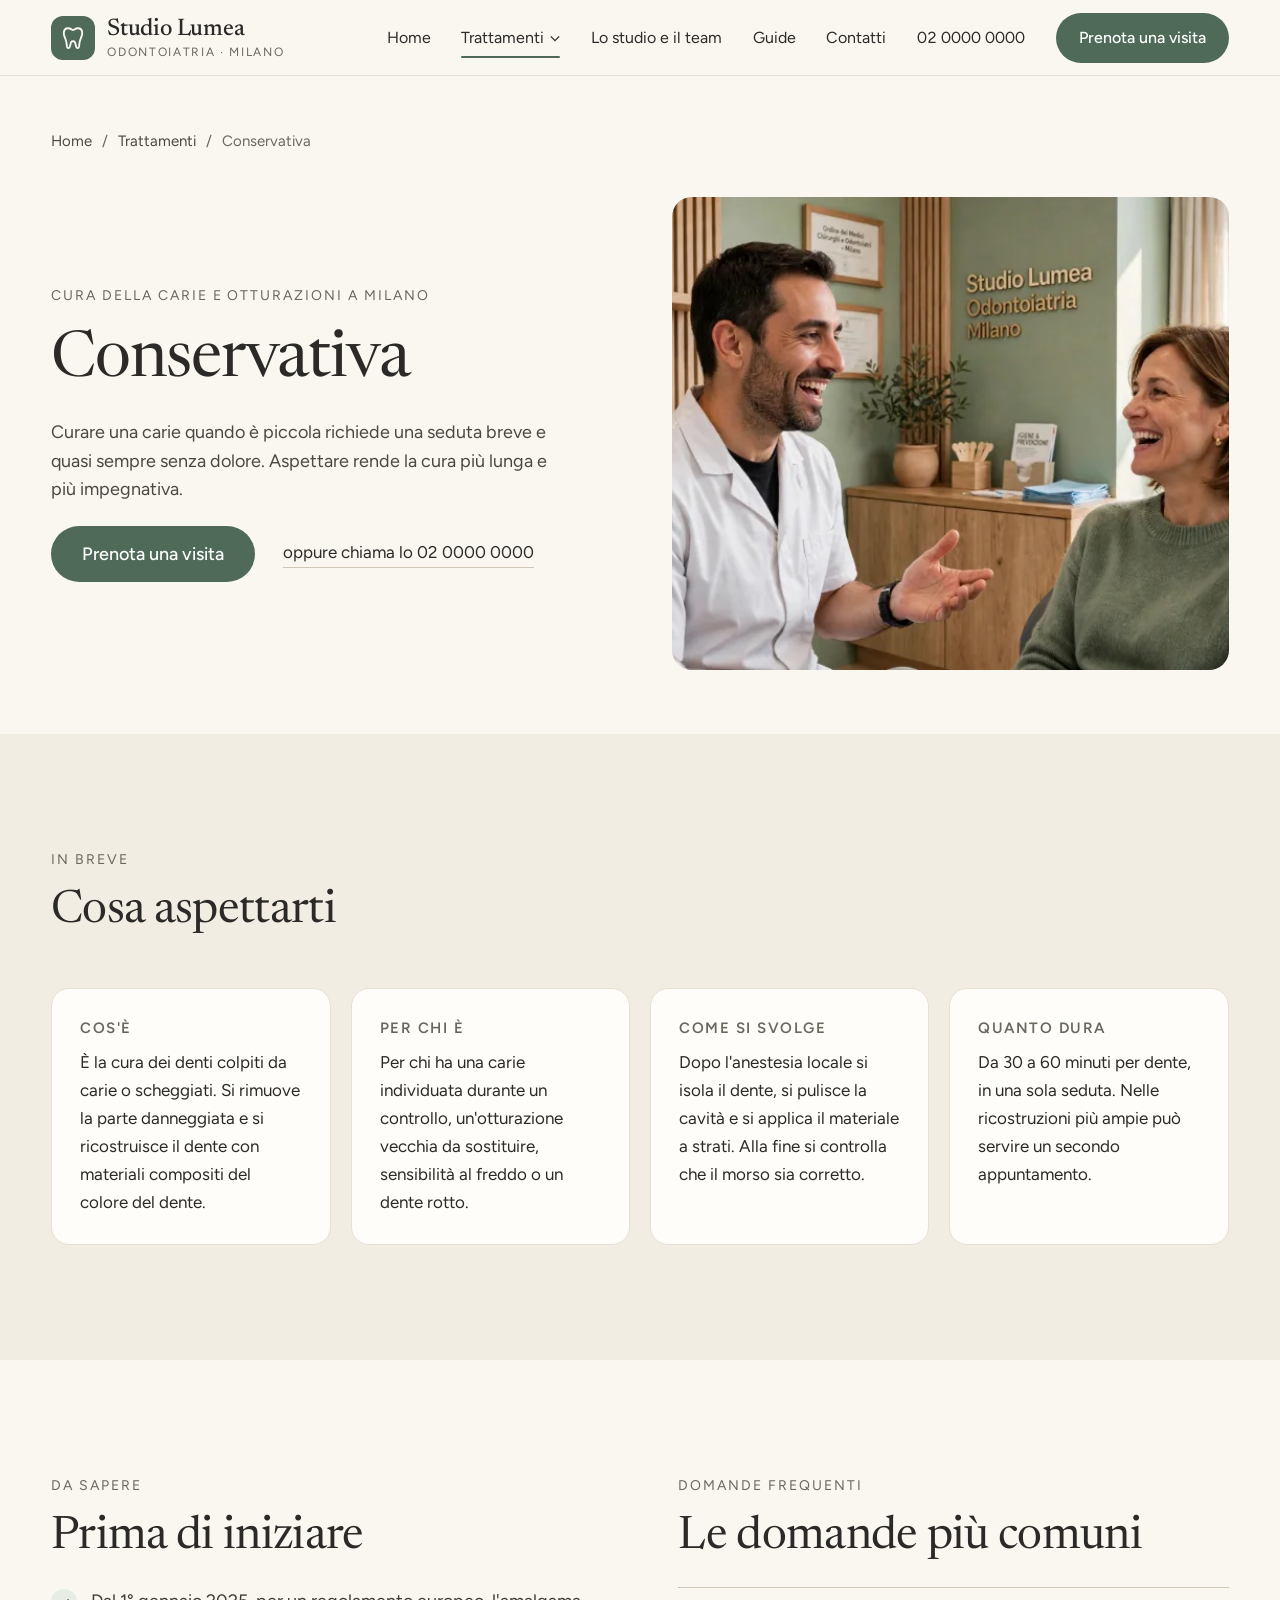
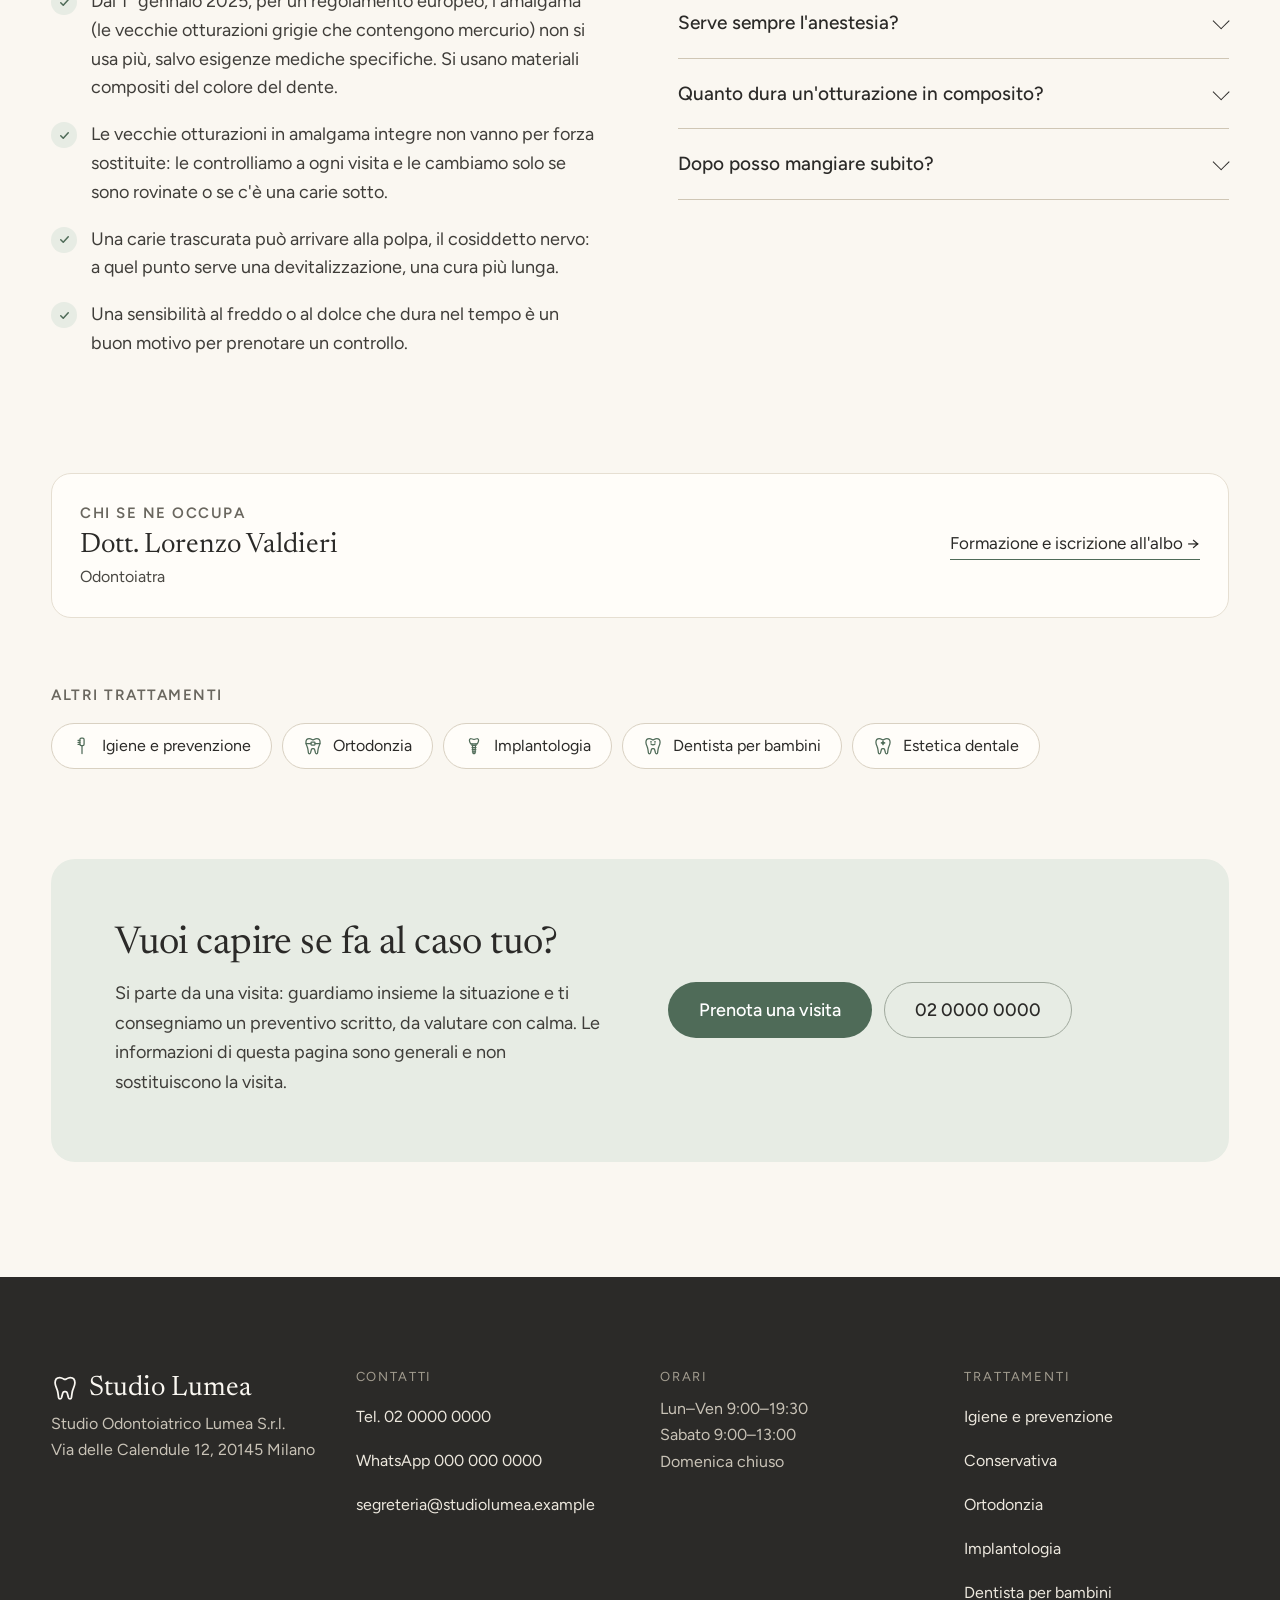
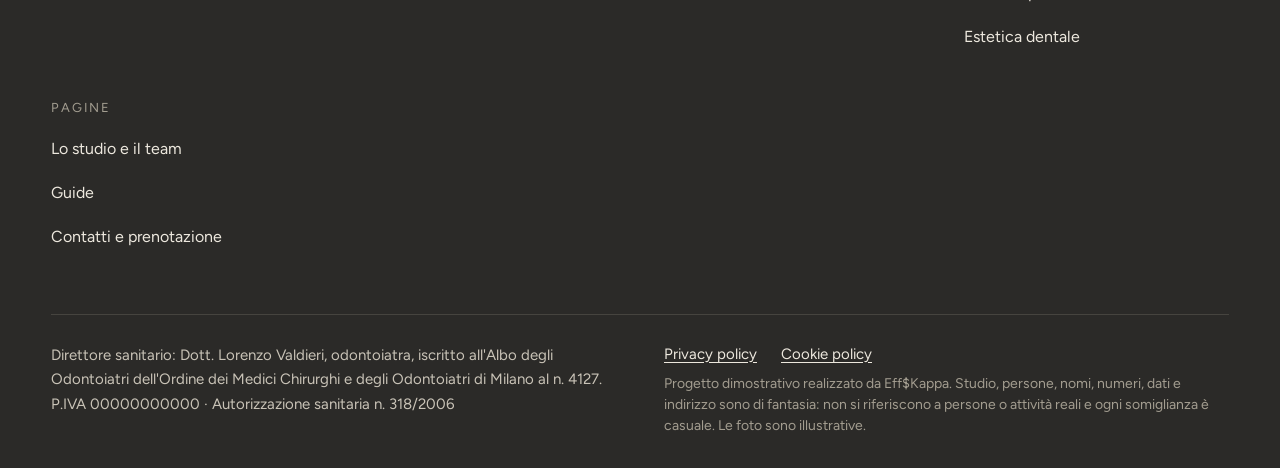
<file: conservativa.html>
<!DOCTYPE html>
<html lang="it">
<head>
<meta charset="utf-8">
<meta name="viewport" content="width=device-width, initial-scale=1">
<meta name="robots" content="noindex, nofollow">
<title>Cura della carie e otturazioni a Milano · Studio Odontoiatrico Lumea</title>
<meta name="description" content="Cura della carie e otturazioni in composito a Milano, zona Wagner: come si svolge, quanto dura, se serve l'anestesia e cosa cambia dopo lo stop all'amalgama.">
<meta name="theme-color" content="#FAF7F1">
<meta property="og:type" content="website">
<meta property="og:locale" content="it_IT">
<meta property="og:site_name" content="Studio Odontoiatrico Lumea">
<meta property="og:title" content="Cura della carie e otturazioni a Milano · Studio Odontoiatrico Lumea">
<meta property="og:description" content="Cura della carie e otturazioni in composito a Milano, zona Wagner: come si svolge, quanto dura, se serve l'anestesia e cosa cambia dopo lo stop all'amalgama.">
<meta property="og:url" content="https://chillguyzofficial-spec.github.io/StudioLumea_Dentistico/conservativa.html">
<meta property="og:image" content="https://chillguyzofficial-spec.github.io/StudioLumea_Dentistico/assets/og.jpg">
<meta property="og:image:width" content="1200">
<meta property="og:image:height" content="630">
<meta name="twitter:card" content="summary_large_image">
<script type="application/ld+json">{"@context":"https://schema.org","@type":"MedicalWebPage","name":"Cura della carie e otturazioni a Milano","description":"Cura della carie e otturazioni in composito a Milano, zona Wagner: come si svolge, quanto dura, se serve l'anestesia e cosa cambia dopo lo stop all'amalgama.","url":"https://chillguyzofficial-spec.github.io/StudioLumea_Dentistico/conservativa.html","about":{"@type":"MedicalProcedure","name":"Conservativa","description":"È la cura dei denti colpiti da carie o scheggiati. Si rimuove la parte danneggiata e si ricostruisce il dente con materiali compositi del colore del dente."},"lastReviewed":"2026-10-02","reviewedBy":{"@type":"Person","name":"Dott. Lorenzo Valdieri"}}</script>
<script type="application/ld+json">{"@context":"https://schema.org","@type":"BreadcrumbList","itemListElement":[{"@type":"ListItem","position":1,"name":"Home","item":"https://chillguyzofficial-spec.github.io/StudioLumea_Dentistico/"},{"@type":"ListItem","position":2,"name":"Trattamenti","item":"https://chillguyzofficial-spec.github.io/StudioLumea_Dentistico/trattamenti.html"},{"@type":"ListItem","position":3,"name":"Conservativa"}]}</script>

<link rel="icon" href="assets/favicon.svg" type="image/svg+xml">
<link rel="preconnect" href="https://fonts.googleapis.com">
<link rel="preconnect" href="https://fonts.gstatic.com" crossorigin>
<link href="https://fonts.googleapis.com/css2?family=Figtree:wght@400;500;600&amp;family=Newsreader:opsz,wght@6..72,400;6..72,500&amp;display=swap" rel="stylesheet">
<link rel="stylesheet" href="css/styles.css?v=21">
<script>document.documentElement.classList.add('js')</script>
</head>
<body>
<a class="skip" href="#main">Vai al contenuto</a>
<div class="header-spacer"></div>
<header class="site-header">
  <div class="header-in">
    <a class="brand" href="index.html">
      <span class="brand__mark"><svg class="ico" viewBox="0 0 24 24" fill="none" stroke="currentColor" stroke-width="1.5" stroke-linecap="round" stroke-linejoin="round" aria-hidden="true" focusable="false"><path d="M7.5 3C5 3 3.5 5 3.5 7.6c0 2 .7 3.4 1.4 4.9.6 1.3.9 2.7 1.1 4.1l.5 3.6c.1.6.6 1.1 1.2 1.1s1.1-.4 1.3-1l1.1-4.1c.2-.7.8-1.2 1.5-1.2h.8c.7 0 1.3.5 1.5 1.2l1.1 4.1c.2.6.7 1 1.3 1s1.1-.5 1.2-1.1l.5-3.6c.2-1.4.5-2.8 1.1-4.1.7-1.5 1.4-2.9 1.4-4.9C20.5 5 19 3 16.5 3c-1.7 0-2.8.9-3.6 1.4-.6.3-1.2.3-1.8 0C10.3 3.9 9.2 3 7.5 3z"/></svg></span>
      <span class="brand__txt">
        <span class="brand__name">Studio Lumea</span>
        <span class="brand__sub">Odontoiatria · Milano</span>
      </span>
    </a>
    <nav class="nav" aria-label="Menu principale">
      <a class="nav__link" href="index.html">Home</a>
      <div class="nav__drop">
        <a class="nav__link" href="trattamenti.html" aria-current="page">Trattamenti<svg class="nav__caret" viewBox="0 0 12 8" aria-hidden="true"><path d="M1 1.5l5 5 5-5" fill="none" stroke="currentColor" stroke-width="1.5"/></svg></a>
        <div class="nav__panel">
          <a href="igiene-dentale.html"><svg class="ico" viewBox="0 0 24 24" fill="none" stroke="currentColor" stroke-width="1.5" stroke-linecap="round" stroke-linejoin="round" aria-hidden="true" focusable="false"><path d="M12 21v-9.5"/><rect x="9.5" y="2.5" width="5" height="9" rx="1.6"/><path d="M9.5 5.2H7.2M9.5 7.6H7.2M9.5 10H7.2"/></svg><span>Igiene e prevenzione</span></a>
          <a href="conservativa.html" aria-current="page"><svg class="ico" viewBox="0 0 24 24" fill="none" stroke="currentColor" stroke-width="1.5" stroke-linecap="round" stroke-linejoin="round" aria-hidden="true" focusable="false"><path d="M7.5 3C5 3 3.5 5 3.5 7.6c0 2 .7 3.4 1.4 4.9.6 1.3.9 2.7 1.1 4.1l.5 3.6c.1.6.6 1.1 1.2 1.1s1.1-.4 1.3-1l1.1-4.1c.2-.7.8-1.2 1.5-1.2h.8c.7 0 1.3.5 1.5 1.2l1.1 4.1c.2.6.7 1 1.3 1s1.1-.5 1.2-1.1l.5-3.6c.2-1.4.5-2.8 1.1-4.1.7-1.5 1.4-2.9 1.4-4.9C20.5 5 19 3 16.5 3c-1.7 0-2.8.9-3.6 1.4-.6.3-1.2.3-1.8 0C10.3 3.9 9.2 3 7.5 3z"/><path d="M10 7.2c.6.9 1.4 1.3 2 1.3s1.4-.4 2-1.3"/></svg><span>Conservativa</span></a>
          <a href="ortodonzia.html"><svg class="ico" viewBox="0 0 24 24" fill="none" stroke="currentColor" stroke-width="1.5" stroke-linecap="round" stroke-linejoin="round" aria-hidden="true" focusable="false"><path d="M7.5 3C5 3 3.5 5 3.5 7.6c0 2 .7 3.4 1.4 4.9.6 1.3.9 2.7 1.1 4.1l.5 3.6c.1.6.6 1.1 1.2 1.1s1.1-.4 1.3-1l1.1-4.1c.2-.7.8-1.2 1.5-1.2h.8c.7 0 1.3.5 1.5 1.2l1.1 4.1c.2.6.7 1 1.3 1s1.1-.5 1.2-1.1l.5-3.6c.2-1.4.5-2.8 1.1-4.1.7-1.5 1.4-2.9 1.4-4.9C20.5 5 19 3 16.5 3c-1.7 0-2.8.9-3.6 1.4-.6.3-1.2.3-1.8 0C10.3 3.9 9.2 3 7.5 3z"/><rect x="9.6" y="7.4" width="4.8" height="3.4" rx=".8"/><path d="M3.6 9.1h6M14.4 9.1h6"/></svg><span>Ortodonzia</span></a>
          <a href="implantologia.html"><svg class="ico" viewBox="0 0 24 24" fill="none" stroke="currentColor" stroke-width="1.5" stroke-linecap="round" stroke-linejoin="round" aria-hidden="true" focusable="false"><path d="M6.5 5c0-1.3 1.2-2.1 2.4-1.7l3.1.9 3.1-.9c1.2-.4 2.4.4 2.4 1.7 0 1.9-.9 3.3-1.5 4.4h-8C7.4 8.3 6.5 6.9 6.5 5z"/><path d="M9.5 9.4v1.8h5V9.4"/><path d="M10.2 11.2h3.6l-.6 9.3c0 .4-.3.7-.7.7h-1c-.4 0-.7-.3-.7-.7z"/><path d="M9.6 13.8h4.8M9.8 16.4h4.4M10.1 19h3.8"/></svg><span>Implantologia</span></a>
          <a href="pedodonzia.html"><svg class="ico" viewBox="0 0 24 24" fill="none" stroke="currentColor" stroke-width="1.5" stroke-linecap="round" stroke-linejoin="round" aria-hidden="true" focusable="false"><path d="M7.5 3C5 3 3.5 5 3.5 7.6c0 2 .7 3.4 1.4 4.9.6 1.3.9 2.7 1.1 4.1l.5 3.6c.1.6.6 1.1 1.2 1.1s1.1-.4 1.3-1l1.1-4.1c.2-.7.8-1.2 1.5-1.2h.8c.7 0 1.3.5 1.5 1.2l1.1 4.1c.2.6.7 1 1.3 1s1.1-.5 1.2-1.1l.5-3.6c.2-1.4.5-2.8 1.1-4.1.7-1.5 1.4-2.9 1.4-4.9C20.5 5 19 3 16.5 3c-1.7 0-2.8.9-3.6 1.4-.6.3-1.2.3-1.8 0C10.3 3.9 9.2 3 7.5 3z"/><path d="M9.6 9.6c1.3 1.2 3.5 1.2 4.8 0"/><circle cx="9.6" cy="7" r=".4" fill="currentColor"/><circle cx="14.4" cy="7" r=".4" fill="currentColor"/></svg><span>Dentista per bambini</span></a>
          <a href="estetica-dentale.html"><svg class="ico" viewBox="0 0 24 24" fill="none" stroke="currentColor" stroke-width="1.5" stroke-linecap="round" stroke-linejoin="round" aria-hidden="true" focusable="false"><path d="M7.5 3C5 3 3.5 5 3.5 7.6c0 2 .7 3.4 1.4 4.9.6 1.3.9 2.7 1.1 4.1l.5 3.6c.1.6.6 1.1 1.2 1.1s1.1-.4 1.3-1l1.1-4.1c.2-.7.8-1.2 1.5-1.2h.8c.7 0 1.3.5 1.5 1.2l1.1 4.1c.2.6.7 1 1.3 1s1.1-.5 1.2-1.1l.5-3.6c.2-1.4.5-2.8 1.1-4.1.7-1.5 1.4-2.9 1.4-4.9C20.5 5 19 3 16.5 3c-1.7 0-2.8.9-3.6 1.4-.6.3-1.2.3-1.8 0C10.3 3.9 9.2 3 7.5 3z"/><path d="M12 6.2l.6 1.5 1.5.6-1.5.6-.6 1.5-.6-1.5-1.5-.6 1.5-.6z"/></svg><span>Estetica dentale</span></a>
          <a class="nav__all" href="trattamenti.html">Tutti i trattamenti →</a>
        </div>
      </div>
      <a class="nav__link" href="studio.html">Lo studio e il team</a>
      <a class="nav__link" href="guide.html">Guide</a>
      <a class="nav__link" href="contatti.html">Contatti</a>
      <a class="nav__tel" href="tel:+390200000000">02 0000 0000</a>
      <a class="btn btn--primary" href="contatti.html#prenota">Prenota una visita</a>
    </nav>
    <button class="menu-toggle" type="button" data-menu-open aria-controls="mobile-menu" aria-expanded="false">
      <span class="menu-toggle__bars" aria-hidden="true"><span></span><span></span></span>Menu
    </button>
  </div>
</header>
<div class="mobile-menu" id="mobile-menu" aria-hidden="true" role="dialog" aria-modal="true" aria-label="Menu">
  <div class="mobile-menu__top">
    <span class="brand"><span class="brand__mark"><svg class="ico" viewBox="0 0 24 24" fill="none" stroke="currentColor" stroke-width="1.5" stroke-linecap="round" stroke-linejoin="round" aria-hidden="true" focusable="false"><path d="M7.5 3C5 3 3.5 5 3.5 7.6c0 2 .7 3.4 1.4 4.9.6 1.3.9 2.7 1.1 4.1l.5 3.6c.1.6.6 1.1 1.2 1.1s1.1-.4 1.3-1l1.1-4.1c.2-.7.8-1.2 1.5-1.2h.8c.7 0 1.3.5 1.5 1.2l1.1 4.1c.2.6.7 1 1.3 1s1.1-.5 1.2-1.1l.5-3.6c.2-1.4.5-2.8 1.1-4.1.7-1.5 1.4-2.9 1.4-4.9C20.5 5 19 3 16.5 3c-1.7 0-2.8.9-3.6 1.4-.6.3-1.2.3-1.8 0C10.3 3.9 9.2 3 7.5 3z"/></svg></span><span class="brand__name">Studio Lumea</span></span>
    <button class="menu-toggle" type="button" data-menu-close>Chiudi</button>
  </div>
  <nav class="mobile-menu__nav" aria-label="Menu mobile">
    <a href="index.html" data-menu-close>Home</a>
    <a href="trattamenti.html" aria-current="page" data-menu-close>Trattamenti</a>
    <div class="mobile-menu__sub">
      <a href="igiene-dentale.html" data-menu-close><svg class="ico" viewBox="0 0 24 24" fill="none" stroke="currentColor" stroke-width="1.5" stroke-linecap="round" stroke-linejoin="round" aria-hidden="true" focusable="false"><path d="M12 21v-9.5"/><rect x="9.5" y="2.5" width="5" height="9" rx="1.6"/><path d="M9.5 5.2H7.2M9.5 7.6H7.2M9.5 10H7.2"/></svg>Igiene e prevenzione</a>
      <a href="conservativa.html" aria-current="page" data-menu-close><svg class="ico" viewBox="0 0 24 24" fill="none" stroke="currentColor" stroke-width="1.5" stroke-linecap="round" stroke-linejoin="round" aria-hidden="true" focusable="false"><path d="M7.5 3C5 3 3.5 5 3.5 7.6c0 2 .7 3.4 1.4 4.9.6 1.3.9 2.7 1.1 4.1l.5 3.6c.1.6.6 1.1 1.2 1.1s1.1-.4 1.3-1l1.1-4.1c.2-.7.8-1.2 1.5-1.2h.8c.7 0 1.3.5 1.5 1.2l1.1 4.1c.2.6.7 1 1.3 1s1.1-.5 1.2-1.1l.5-3.6c.2-1.4.5-2.8 1.1-4.1.7-1.5 1.4-2.9 1.4-4.9C20.5 5 19 3 16.5 3c-1.7 0-2.8.9-3.6 1.4-.6.3-1.2.3-1.8 0C10.3 3.9 9.2 3 7.5 3z"/><path d="M10 7.2c.6.9 1.4 1.3 2 1.3s1.4-.4 2-1.3"/></svg>Conservativa</a>
      <a href="ortodonzia.html" data-menu-close><svg class="ico" viewBox="0 0 24 24" fill="none" stroke="currentColor" stroke-width="1.5" stroke-linecap="round" stroke-linejoin="round" aria-hidden="true" focusable="false"><path d="M7.5 3C5 3 3.5 5 3.5 7.6c0 2 .7 3.4 1.4 4.9.6 1.3.9 2.7 1.1 4.1l.5 3.6c.1.6.6 1.1 1.2 1.1s1.1-.4 1.3-1l1.1-4.1c.2-.7.8-1.2 1.5-1.2h.8c.7 0 1.3.5 1.5 1.2l1.1 4.1c.2.6.7 1 1.3 1s1.1-.5 1.2-1.1l.5-3.6c.2-1.4.5-2.8 1.1-4.1.7-1.5 1.4-2.9 1.4-4.9C20.5 5 19 3 16.5 3c-1.7 0-2.8.9-3.6 1.4-.6.3-1.2.3-1.8 0C10.3 3.9 9.2 3 7.5 3z"/><rect x="9.6" y="7.4" width="4.8" height="3.4" rx=".8"/><path d="M3.6 9.1h6M14.4 9.1h6"/></svg>Ortodonzia</a>
      <a href="implantologia.html" data-menu-close><svg class="ico" viewBox="0 0 24 24" fill="none" stroke="currentColor" stroke-width="1.5" stroke-linecap="round" stroke-linejoin="round" aria-hidden="true" focusable="false"><path d="M6.5 5c0-1.3 1.2-2.1 2.4-1.7l3.1.9 3.1-.9c1.2-.4 2.4.4 2.4 1.7 0 1.9-.9 3.3-1.5 4.4h-8C7.4 8.3 6.5 6.9 6.5 5z"/><path d="M9.5 9.4v1.8h5V9.4"/><path d="M10.2 11.2h3.6l-.6 9.3c0 .4-.3.7-.7.7h-1c-.4 0-.7-.3-.7-.7z"/><path d="M9.6 13.8h4.8M9.8 16.4h4.4M10.1 19h3.8"/></svg>Implantologia</a>
      <a href="pedodonzia.html" data-menu-close><svg class="ico" viewBox="0 0 24 24" fill="none" stroke="currentColor" stroke-width="1.5" stroke-linecap="round" stroke-linejoin="round" aria-hidden="true" focusable="false"><path d="M7.5 3C5 3 3.5 5 3.5 7.6c0 2 .7 3.4 1.4 4.9.6 1.3.9 2.7 1.1 4.1l.5 3.6c.1.6.6 1.1 1.2 1.1s1.1-.4 1.3-1l1.1-4.1c.2-.7.8-1.2 1.5-1.2h.8c.7 0 1.3.5 1.5 1.2l1.1 4.1c.2.6.7 1 1.3 1s1.1-.5 1.2-1.1l.5-3.6c.2-1.4.5-2.8 1.1-4.1.7-1.5 1.4-2.9 1.4-4.9C20.5 5 19 3 16.5 3c-1.7 0-2.8.9-3.6 1.4-.6.3-1.2.3-1.8 0C10.3 3.9 9.2 3 7.5 3z"/><path d="M9.6 9.6c1.3 1.2 3.5 1.2 4.8 0"/><circle cx="9.6" cy="7" r=".4" fill="currentColor"/><circle cx="14.4" cy="7" r=".4" fill="currentColor"/></svg>Dentista per bambini</a>
      <a href="estetica-dentale.html" data-menu-close><svg class="ico" viewBox="0 0 24 24" fill="none" stroke="currentColor" stroke-width="1.5" stroke-linecap="round" stroke-linejoin="round" aria-hidden="true" focusable="false"><path d="M7.5 3C5 3 3.5 5 3.5 7.6c0 2 .7 3.4 1.4 4.9.6 1.3.9 2.7 1.1 4.1l.5 3.6c.1.6.6 1.1 1.2 1.1s1.1-.4 1.3-1l1.1-4.1c.2-.7.8-1.2 1.5-1.2h.8c.7 0 1.3.5 1.5 1.2l1.1 4.1c.2.6.7 1 1.3 1s1.1-.5 1.2-1.1l.5-3.6c.2-1.4.5-2.8 1.1-4.1.7-1.5 1.4-2.9 1.4-4.9C20.5 5 19 3 16.5 3c-1.7 0-2.8.9-3.6 1.4-.6.3-1.2.3-1.8 0C10.3 3.9 9.2 3 7.5 3z"/><path d="M12 6.2l.6 1.5 1.5.6-1.5.6-.6 1.5-.6-1.5-1.5-.6 1.5-.6z"/></svg>Estetica dentale</a>
    </div>
    <a href="studio.html" data-menu-close>Lo studio e il team</a>
    <a href="guide.html" data-menu-close>Guide</a>
    <a href="contatti.html" data-menu-close>Contatti</a>
  </nav>
  <div class="mobile-menu__foot">
    <a class="btn btn--primary" href="contatti.html#prenota" data-menu-close>Prenota una visita</a>
    <div class="row">
      <a class="btn btn--ghost btn--sm" href="tel:+390200000000">Chiama</a>
      <a class="btn btn--ghost btn--sm" href="https://wa.me/390000000000" target="_blank" rel="noopener">WhatsApp</a>
    </div>
    <p>Via delle Calendule 12, 20145 Milano<br>Lun–Ven 9:00–19:30 · Sab 9:00–13:00</p>
  </div>
</div>
<div class="mobile-bar">
  <a class="btn btn--ghost" href="tel:+390200000000">Chiama</a>
  <a class="btn btn--primary" href="contatti.html#prenota">Prenota una visita</a>
</div>

<main id="main">
<section class="page-head tr-head">
  <div class="wrap">
    <nav class="crumbs" aria-label="Sei qui"><a href="index.html">Home</a><span aria-hidden="true">/</span><a href="trattamenti.html">Trattamenti</a><span aria-hidden="true">/</span><span aria-current="page">Conservativa</span></nav>
    <div class="tr-head__grid">
      <div class="page-head__text" data-reveal>
        <span class="eyebrow">Cura della carie e otturazioni a Milano</span>
        <h1 class="h1">Conservativa</h1>
        <p class="lead">Curare una carie quando è piccola richiede una seduta breve e quasi sempre senza dolore. Aspettare rende la cura più lunga e più impegnativa.</p>
        <div class="hero__actions">
          <a class="btn btn--primary" href="contatti.html#prenota">Prenota una visita</a>
          <a class="hero__tel" href="tel:+390200000000">oppure chiama lo 02 0000 0000</a>
        </div>
      </div>
      <div class="photo tr-head__photo" data-reveal="120"><img src="assets/img/tr-conservativa-1400.webp" srcset="assets/img/tr-conservativa-800.webp 800w, assets/img/tr-conservativa-1400.webp 1400w, assets/img/tr-conservativa.webp 2096w" sizes="(max-width: 960px) 100vw, 50vw" alt="Il dentista parla con una paziente seduta, entrambi sorridenti" width="2096" height="1184" fetchpriority="high" decoding="async"></div>
    </div>
  </div>
</section>

<section class="section section--alt">
  <div class="wrap">
    <div class="stack" style="max-width:680px;margin-bottom:clamp(36px,4vw,56px)" data-reveal>
      <span class="eyebrow">In breve</span>
      <h2 class="h2">Cosa aspettarti</h2>
    </div>
    <div class="facts-grid facts-grid--cards" data-reveal="80">
      <div><h3 class="label">Cos'è</h3><p>È la cura dei denti colpiti da carie o scheggiati. Si rimuove la parte danneggiata e si ricostruisce il dente con materiali compositi del colore del dente.</p></div>
      <div><h3 class="label">Per chi è</h3><p>Per chi ha una carie individuata durante un controllo, un'otturazione vecchia da sostituire, sensibilità al freddo o un dente rotto.</p></div>
      <div><h3 class="label">Come si svolge</h3><p>Dopo l'anestesia locale si isola il dente, si pulisce la cavità e si applica il materiale a strati. Alla fine si controlla che il morso sia corretto.</p></div>
      <div><h3 class="label">Quanto dura</h3><p>Da 30 a 60 minuti per dente, in una sola seduta. Nelle ricostruzioni più ampie può servire un secondo appuntamento.</p></div>
    </div>
  </div>
</section>

<section class="section">
  <div class="wrap faq-wrap">
    <div class="stack-lg" data-reveal>
      <div class="stack">
        <span class="eyebrow">Da sapere</span>
        <h2 class="h2">Prima di iniziare</h2>
      </div>
      <ul class="know">
        <li>Dal 1° gennaio 2025, per un regolamento europeo, l'amalgama (le vecchie otturazioni grigie che contengono mercurio) non si usa più, salvo esigenze mediche specifiche. Si usano materiali compositi del colore del dente.</li>
        <li>Le vecchie otturazioni in amalgama integre non vanno per forza sostituite: le controlliamo a ogni visita e le cambiamo solo se sono rovinate o se c'è una carie sotto.</li>
        <li>Una carie trascurata può arrivare alla polpa, il cosiddetto nervo: a quel punto serve una devitalizzazione, una cura più lunga.</li>
        <li>Una sensibilità al freddo o al dolce che dura nel tempo è un buon motivo per prenotare un controllo.</li>
      </ul>
    </div>
    <div class="stack-lg" data-reveal="120">
      <div class="stack">
        <span class="eyebrow">Domande frequenti</span>
        <h2 class="h2">Le domande più comuni</h2>
      </div>
      <div class="faq">
        <details id="faq-conservativa-1"><summary>Serve sempre l'anestesia?</summary><p>Quasi sempre, ma non sempre: per carie molto superficiali a volte non serve. Prima dell'iniezione applichiamo un gel anestetico sulla gengiva, così la puntura si sente appena.</p></details>
        <details id="faq-conservativa-2"><summary>Quanto dura un'otturazione in composito?</summary><p>Molti anni, se curata con igiene e controlli regolari. La durata dipende da dimensione e posizione dell'otturazione e da abitudini come il digrignare i denti di notte.</p></details>
        <details id="faq-conservativa-3"><summary>Dopo posso mangiare subito?</summary><p>Il composito indurisce subito con una luce apposita, quindi sì. Aspetta però che finisca l'effetto dell'anestesia, per non morderti guance o labbra senza accorgertene.</p></details>
      </div>
    </div>
  </div>
</section>

<section style="padding-bottom:clamp(72px,9vw,120px)">
  <div class="wrap">
    <div class="who" data-reveal>
      <div class="stack" style="gap:4px">
        <span class="label">Chi se ne occupa</span>
        <span class="who__name">Dott. Lorenzo Valdieri</span>
        <span class="who__role">Odontoiatra</span>
      </div>
      <a class="link-u" href="studio.html">Formazione e iscrizione all'albo →</a>
    </div>
    <div class="others" data-reveal>
      <span class="label">Altri trattamenti</span>
      <nav class="chips" aria-label="Altri trattamenti">
        <a class="chip chip--ico" href="igiene-dentale.html"><svg class="ico" viewBox="0 0 24 24" fill="none" stroke="currentColor" stroke-width="1.5" stroke-linecap="round" stroke-linejoin="round" aria-hidden="true" focusable="false"><path d="M12 21v-9.5"/><rect x="9.5" y="2.5" width="5" height="9" rx="1.6"/><path d="M9.5 5.2H7.2M9.5 7.6H7.2M9.5 10H7.2"/></svg>Igiene e prevenzione</a>
        <a class="chip chip--ico" href="ortodonzia.html"><svg class="ico" viewBox="0 0 24 24" fill="none" stroke="currentColor" stroke-width="1.5" stroke-linecap="round" stroke-linejoin="round" aria-hidden="true" focusable="false"><path d="M7.5 3C5 3 3.5 5 3.5 7.6c0 2 .7 3.4 1.4 4.9.6 1.3.9 2.7 1.1 4.1l.5 3.6c.1.6.6 1.1 1.2 1.1s1.1-.4 1.3-1l1.1-4.1c.2-.7.8-1.2 1.5-1.2h.8c.7 0 1.3.5 1.5 1.2l1.1 4.1c.2.6.7 1 1.3 1s1.1-.5 1.2-1.1l.5-3.6c.2-1.4.5-2.8 1.1-4.1.7-1.5 1.4-2.9 1.4-4.9C20.5 5 19 3 16.5 3c-1.7 0-2.8.9-3.6 1.4-.6.3-1.2.3-1.8 0C10.3 3.9 9.2 3 7.5 3z"/><rect x="9.6" y="7.4" width="4.8" height="3.4" rx=".8"/><path d="M3.6 9.1h6M14.4 9.1h6"/></svg>Ortodonzia</a>
        <a class="chip chip--ico" href="implantologia.html"><svg class="ico" viewBox="0 0 24 24" fill="none" stroke="currentColor" stroke-width="1.5" stroke-linecap="round" stroke-linejoin="round" aria-hidden="true" focusable="false"><path d="M6.5 5c0-1.3 1.2-2.1 2.4-1.7l3.1.9 3.1-.9c1.2-.4 2.4.4 2.4 1.7 0 1.9-.9 3.3-1.5 4.4h-8C7.4 8.3 6.5 6.9 6.5 5z"/><path d="M9.5 9.4v1.8h5V9.4"/><path d="M10.2 11.2h3.6l-.6 9.3c0 .4-.3.7-.7.7h-1c-.4 0-.7-.3-.7-.7z"/><path d="M9.6 13.8h4.8M9.8 16.4h4.4M10.1 19h3.8"/></svg>Implantologia</a>
        <a class="chip chip--ico" href="pedodonzia.html"><svg class="ico" viewBox="0 0 24 24" fill="none" stroke="currentColor" stroke-width="1.5" stroke-linecap="round" stroke-linejoin="round" aria-hidden="true" focusable="false"><path d="M7.5 3C5 3 3.5 5 3.5 7.6c0 2 .7 3.4 1.4 4.9.6 1.3.9 2.7 1.1 4.1l.5 3.6c.1.6.6 1.1 1.2 1.1s1.1-.4 1.3-1l1.1-4.1c.2-.7.8-1.2 1.5-1.2h.8c.7 0 1.3.5 1.5 1.2l1.1 4.1c.2.6.7 1 1.3 1s1.1-.5 1.2-1.1l.5-3.6c.2-1.4.5-2.8 1.1-4.1.7-1.5 1.4-2.9 1.4-4.9C20.5 5 19 3 16.5 3c-1.7 0-2.8.9-3.6 1.4-.6.3-1.2.3-1.8 0C10.3 3.9 9.2 3 7.5 3z"/><path d="M9.6 9.6c1.3 1.2 3.5 1.2 4.8 0"/><circle cx="9.6" cy="7" r=".4" fill="currentColor"/><circle cx="14.4" cy="7" r=".4" fill="currentColor"/></svg>Dentista per bambini</a>
        <a class="chip chip--ico" href="estetica-dentale.html"><svg class="ico" viewBox="0 0 24 24" fill="none" stroke="currentColor" stroke-width="1.5" stroke-linecap="round" stroke-linejoin="round" aria-hidden="true" focusable="false"><path d="M7.5 3C5 3 3.5 5 3.5 7.6c0 2 .7 3.4 1.4 4.9.6 1.3.9 2.7 1.1 4.1l.5 3.6c.1.6.6 1.1 1.2 1.1s1.1-.4 1.3-1l1.1-4.1c.2-.7.8-1.2 1.5-1.2h.8c.7 0 1.3.5 1.5 1.2l1.1 4.1c.2.6.7 1 1.3 1s1.1-.5 1.2-1.1l.5-3.6c.2-1.4.5-2.8 1.1-4.1.7-1.5 1.4-2.9 1.4-4.9C20.5 5 19 3 16.5 3c-1.7 0-2.8.9-3.6 1.4-.6.3-1.2.3-1.8 0C10.3 3.9 9.2 3 7.5 3z"/><path d="M12 6.2l.6 1.5 1.5.6-1.5.6-.6 1.5-.6-1.5-1.5-.6 1.5-.6z"/></svg>Estetica dentale</a>
      </nav>
    </div>
    <div class="cta-panel" data-reveal>
    <div class="stack" style="gap:14px">
      <h2 class="h2">Vuoi capire se fa al caso tuo?</h2>
      <p class="text" style="color:var(--ink-2)">Si parte da una visita: guardiamo insieme la situazione e ti consegniamo un preventivo scritto, da valutare con calma. Le informazioni di questa pagina sono generali e non sostituiscono la visita.</p>
    </div>
    <div class="actions">
      <a class="btn btn--primary" href="contatti.html#prenota">Prenota una visita</a>
      <a class="btn btn--ghost" href="tel:+390200000000">02 0000 0000</a>
    </div>
  </div>
  </div>
</section>
</main>

<footer class="site-footer">
  <div class="footer-in">
    <div class="footer-cols">
      <div>
        <span class="footer-brand"><svg class="ico" viewBox="0 0 24 24" fill="none" stroke="currentColor" stroke-width="1.5" stroke-linecap="round" stroke-linejoin="round" aria-hidden="true" focusable="false"><path d="M7.5 3C5 3 3.5 5 3.5 7.6c0 2 .7 3.4 1.4 4.9.6 1.3.9 2.7 1.1 4.1l.5 3.6c.1.6.6 1.1 1.2 1.1s1.1-.4 1.3-1l1.1-4.1c.2-.7.8-1.2 1.5-1.2h.8c.7 0 1.3.5 1.5 1.2l1.1 4.1c.2.6.7 1 1.3 1s1.1-.5 1.2-1.1l.5-3.6c.2-1.4.5-2.8 1.1-4.1.7-1.5 1.4-2.9 1.4-4.9C20.5 5 19 3 16.5 3c-1.7 0-2.8.9-3.6 1.4-.6.3-1.2.3-1.8 0C10.3 3.9 9.2 3 7.5 3z"/></svg>Studio Lumea</span>
        <p>Studio Odontoiatrico Lumea S.r.l.<br>Via delle Calendule 12, 20145 Milano</p>
      </div>
      <div>
        <span class="footer-title">Contatti</span>
        <a href="tel:+390200000000">Tel. 02 0000 0000</a>
        <a href="https://wa.me/390000000000" target="_blank" rel="noopener">WhatsApp 000 000 0000</a>
        <a href="mailto:segreteria@studiolumea.example">segreteria@studiolumea.example</a>
      </div>
      <div>
        <span class="footer-title">Orari</span>
        <p>Lun–Ven 9:00–19:30<br>Sabato 9:00–13:00<br>Domenica chiuso</p>
      </div>
      <div>
        <span class="footer-title">Trattamenti</span>
        <a href="igiene-dentale.html">Igiene e prevenzione</a>
        <a href="conservativa.html">Conservativa</a>
        <a href="ortodonzia.html">Ortodonzia</a>
        <a href="implantologia.html">Implantologia</a>
        <a href="pedodonzia.html">Dentista per bambini</a>
        <a href="estetica-dentale.html">Estetica dentale</a>
      </div>
      <div>
        <span class="footer-title">Pagine</span>
        <a href="studio.html">Lo studio e il team</a>
        <a href="guide.html">Guide</a>
        <a href="contatti.html">Contatti e prenotazione</a>
      </div>
    </div>
    <div class="footer-legal">
      <p>Direttore sanitario: Dott. Lorenzo Valdieri, odontoiatra, iscritto all'Albo degli Odontoiatri dell'Ordine dei Medici Chirurghi e degli Odontoiatri di Milano al n. 4127.<br>P.IVA 00000000000 · Autorizzazione sanitaria n. 318/2006</p>
      <div class="footer-links">
        <a href="privacy.html">Privacy policy</a>
        <a href="privacy.html#cookie">Cookie policy</a>
        <small>Progetto dimostrativo realizzato da Eff$Kappa. Studio, persone, nomi, numeri, dati e indirizzo sono di fantasia: non si riferiscono a persone o attività reali e ogni somiglianza è casuale. Le foto sono illustrative.</small>
      </div>
    </div>
  </div>
</footer>
<script src="js/main.js?v=21"></script>
</body>
</html>
</file>
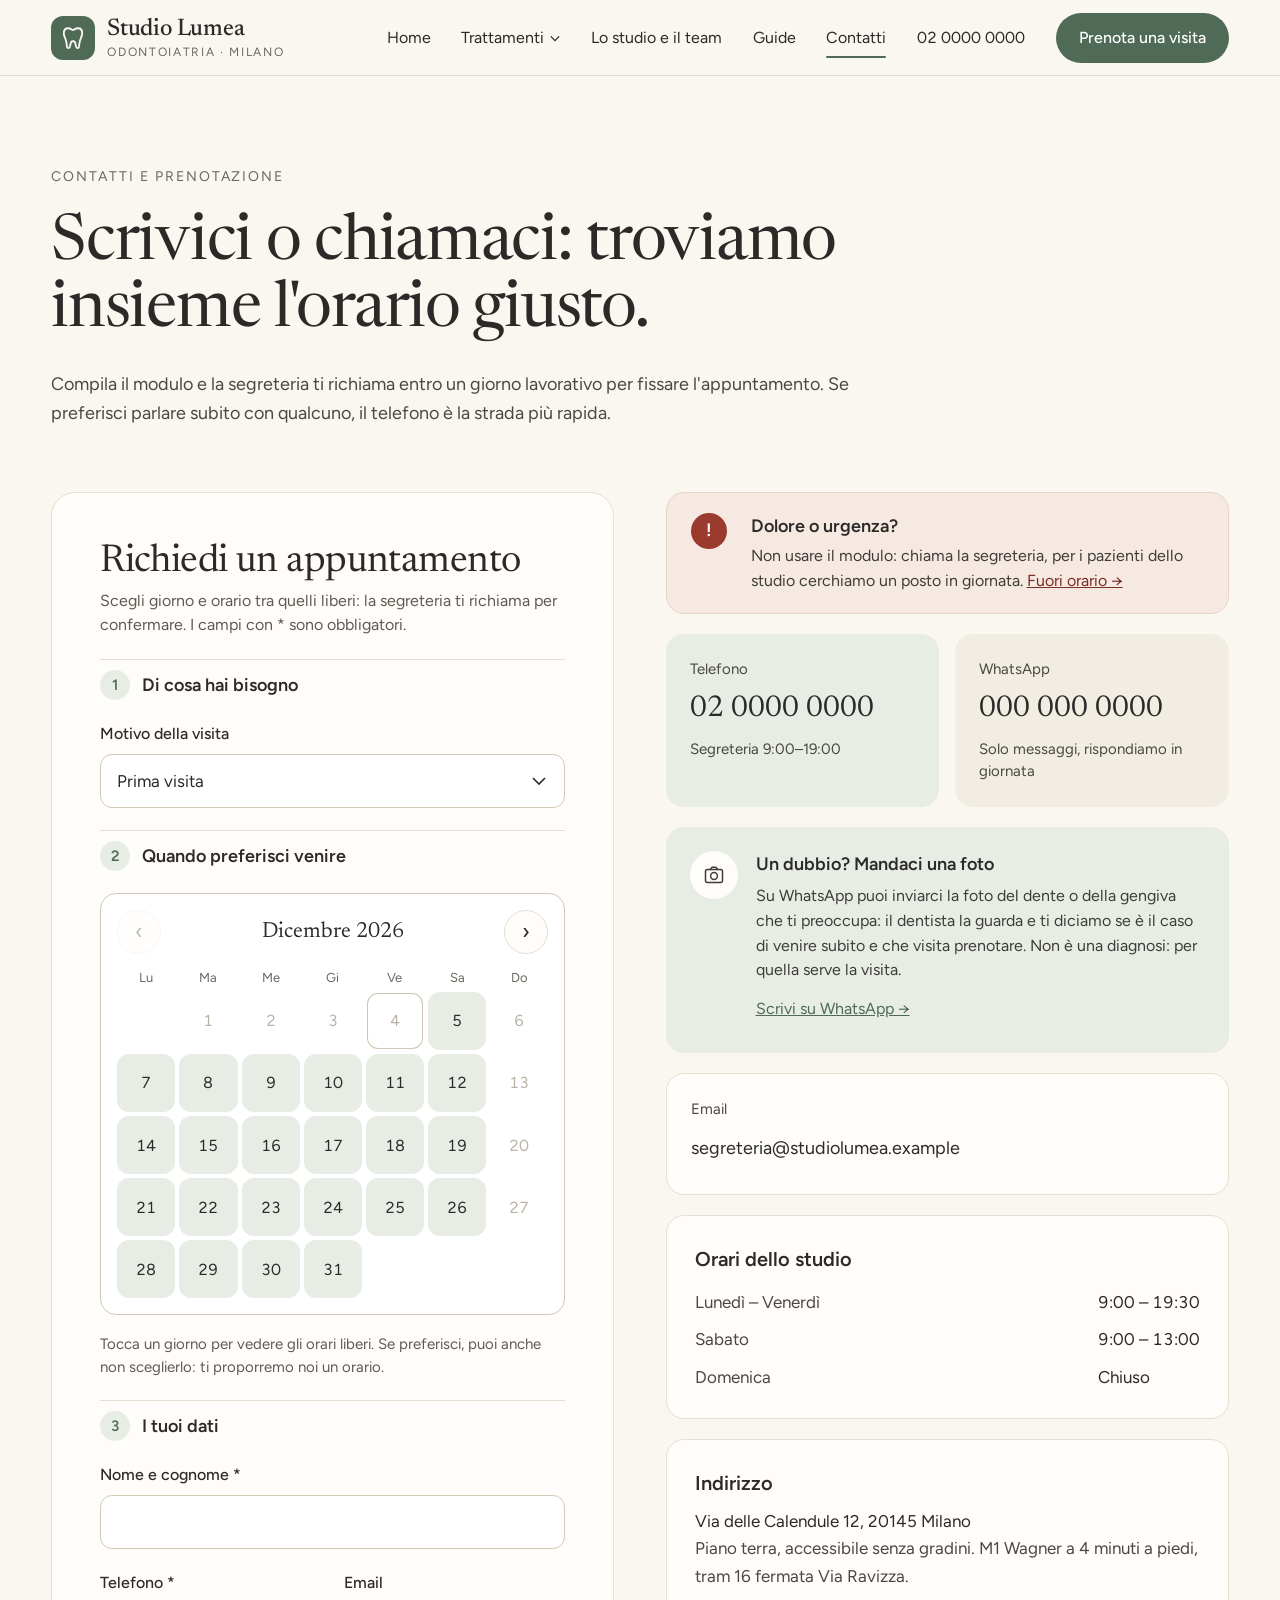
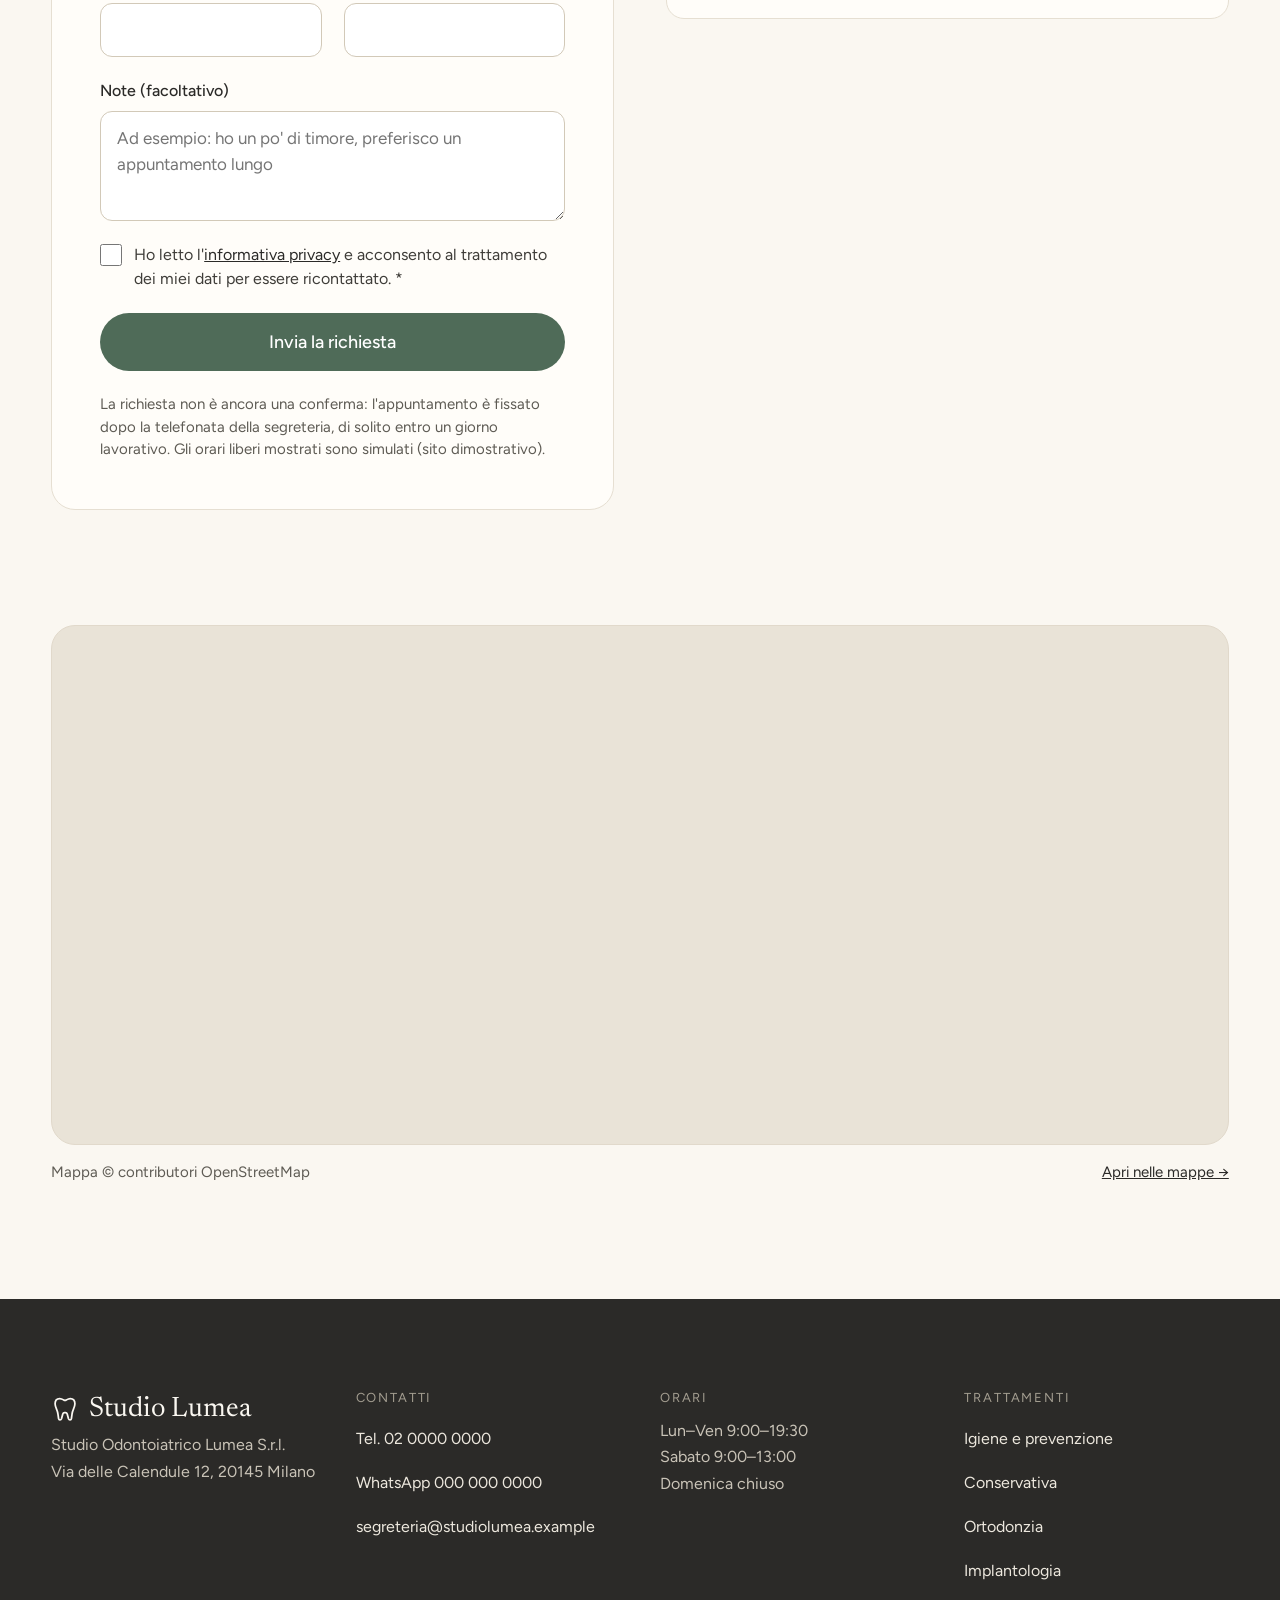
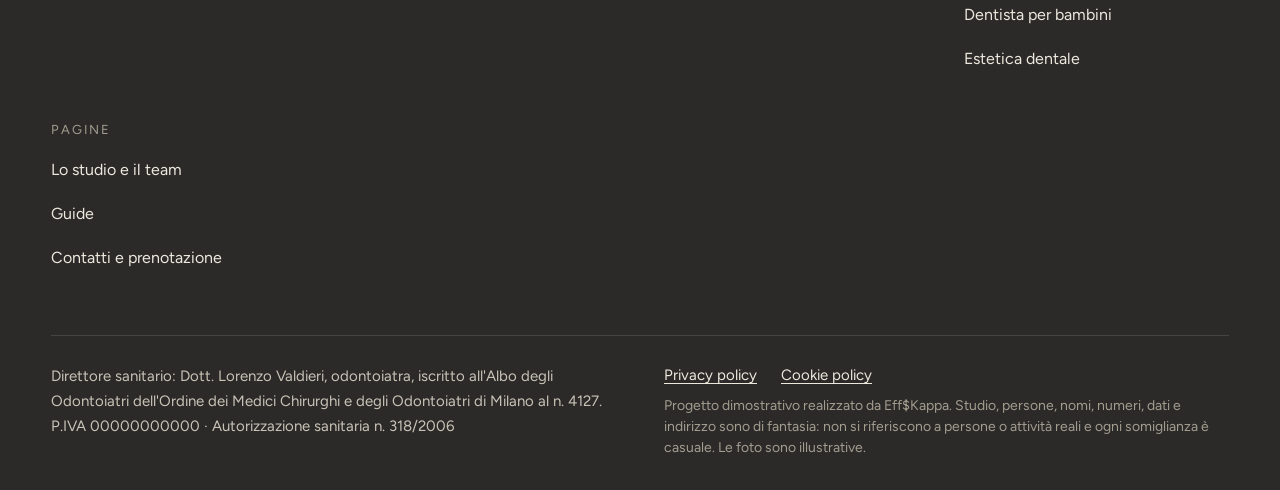
<file: contatti.html>
<!DOCTYPE html>
<html lang="it">
<head>
<meta charset="utf-8">
<meta name="viewport" content="width=device-width, initial-scale=1">
<meta name="robots" content="noindex, nofollow">
<title>Contatti e prenotazione · Studio Odontoiatrico Lumea</title>
<meta name="description" content="Richiedi un appuntamento: la segreteria ti richiama entro un giorno lavorativo. Telefono, WhatsApp, email, orari e mappa.">
<meta name="theme-color" content="#FAF7F1">
<meta property="og:type" content="website">
<meta property="og:locale" content="it_IT">
<meta property="og:site_name" content="Studio Odontoiatrico Lumea">
<meta property="og:title" content="Contatti e prenotazione · Studio Odontoiatrico Lumea">
<meta property="og:description" content="Richiedi un appuntamento: la segreteria ti richiama entro un giorno lavorativo. Telefono, WhatsApp, email, orari e mappa.">
<meta property="og:url" content="https://chillguyzofficial-spec.github.io/StudioLumea_Dentistico/contatti.html">
<meta property="og:image" content="https://chillguyzofficial-spec.github.io/StudioLumea_Dentistico/assets/og.jpg">
<meta property="og:image:width" content="1200">
<meta property="og:image:height" content="630">
<meta name="twitter:card" content="summary_large_image">

<link rel="icon" href="assets/favicon.svg" type="image/svg+xml">
<link rel="preconnect" href="https://fonts.googleapis.com">
<link rel="preconnect" href="https://fonts.gstatic.com" crossorigin>
<link href="https://fonts.googleapis.com/css2?family=Figtree:wght@400;500;600&amp;family=Newsreader:opsz,wght@6..72,400;6..72,500&amp;display=swap" rel="stylesheet">
<link rel="stylesheet" href="css/styles.css?v=21">
<script>document.documentElement.classList.add('js')</script>
</head>
<body>
<a class="skip" href="#main">Vai al contenuto</a>
<div class="header-spacer"></div>
<header class="site-header">
  <div class="header-in">
    <a class="brand" href="index.html">
      <span class="brand__mark"><svg class="ico" viewBox="0 0 24 24" fill="none" stroke="currentColor" stroke-width="1.5" stroke-linecap="round" stroke-linejoin="round" aria-hidden="true" focusable="false"><path d="M7.5 3C5 3 3.5 5 3.5 7.6c0 2 .7 3.4 1.4 4.9.6 1.3.9 2.7 1.1 4.1l.5 3.6c.1.6.6 1.1 1.2 1.1s1.1-.4 1.3-1l1.1-4.1c.2-.7.8-1.2 1.5-1.2h.8c.7 0 1.3.5 1.5 1.2l1.1 4.1c.2.6.7 1 1.3 1s1.1-.5 1.2-1.1l.5-3.6c.2-1.4.5-2.8 1.1-4.1.7-1.5 1.4-2.9 1.4-4.9C20.5 5 19 3 16.5 3c-1.7 0-2.8.9-3.6 1.4-.6.3-1.2.3-1.8 0C10.3 3.9 9.2 3 7.5 3z"/></svg></span>
      <span class="brand__txt">
        <span class="brand__name">Studio Lumea</span>
        <span class="brand__sub">Odontoiatria · Milano</span>
      </span>
    </a>
    <nav class="nav" aria-label="Menu principale">
      <a class="nav__link" href="index.html">Home</a>
      <div class="nav__drop">
        <a class="nav__link" href="trattamenti.html">Trattamenti<svg class="nav__caret" viewBox="0 0 12 8" aria-hidden="true"><path d="M1 1.5l5 5 5-5" fill="none" stroke="currentColor" stroke-width="1.5"/></svg></a>
        <div class="nav__panel">
          <a href="igiene-dentale.html"><svg class="ico" viewBox="0 0 24 24" fill="none" stroke="currentColor" stroke-width="1.5" stroke-linecap="round" stroke-linejoin="round" aria-hidden="true" focusable="false"><path d="M12 21v-9.5"/><rect x="9.5" y="2.5" width="5" height="9" rx="1.6"/><path d="M9.5 5.2H7.2M9.5 7.6H7.2M9.5 10H7.2"/></svg><span>Igiene e prevenzione</span></a>
          <a href="conservativa.html"><svg class="ico" viewBox="0 0 24 24" fill="none" stroke="currentColor" stroke-width="1.5" stroke-linecap="round" stroke-linejoin="round" aria-hidden="true" focusable="false"><path d="M7.5 3C5 3 3.5 5 3.5 7.6c0 2 .7 3.4 1.4 4.9.6 1.3.9 2.7 1.1 4.1l.5 3.6c.1.6.6 1.1 1.2 1.1s1.1-.4 1.3-1l1.1-4.1c.2-.7.8-1.2 1.5-1.2h.8c.7 0 1.3.5 1.5 1.2l1.1 4.1c.2.6.7 1 1.3 1s1.1-.5 1.2-1.1l.5-3.6c.2-1.4.5-2.8 1.1-4.1.7-1.5 1.4-2.9 1.4-4.9C20.5 5 19 3 16.5 3c-1.7 0-2.8.9-3.6 1.4-.6.3-1.2.3-1.8 0C10.3 3.9 9.2 3 7.5 3z"/><path d="M10 7.2c.6.9 1.4 1.3 2 1.3s1.4-.4 2-1.3"/></svg><span>Conservativa</span></a>
          <a href="ortodonzia.html"><svg class="ico" viewBox="0 0 24 24" fill="none" stroke="currentColor" stroke-width="1.5" stroke-linecap="round" stroke-linejoin="round" aria-hidden="true" focusable="false"><path d="M7.5 3C5 3 3.5 5 3.5 7.6c0 2 .7 3.4 1.4 4.9.6 1.3.9 2.7 1.1 4.1l.5 3.6c.1.6.6 1.1 1.2 1.1s1.1-.4 1.3-1l1.1-4.1c.2-.7.8-1.2 1.5-1.2h.8c.7 0 1.3.5 1.5 1.2l1.1 4.1c.2.6.7 1 1.3 1s1.1-.5 1.2-1.1l.5-3.6c.2-1.4.5-2.8 1.1-4.1.7-1.5 1.4-2.9 1.4-4.9C20.5 5 19 3 16.5 3c-1.7 0-2.8.9-3.6 1.4-.6.3-1.2.3-1.8 0C10.3 3.9 9.2 3 7.5 3z"/><rect x="9.6" y="7.4" width="4.8" height="3.4" rx=".8"/><path d="M3.6 9.1h6M14.4 9.1h6"/></svg><span>Ortodonzia</span></a>
          <a href="implantologia.html"><svg class="ico" viewBox="0 0 24 24" fill="none" stroke="currentColor" stroke-width="1.5" stroke-linecap="round" stroke-linejoin="round" aria-hidden="true" focusable="false"><path d="M6.5 5c0-1.3 1.2-2.1 2.4-1.7l3.1.9 3.1-.9c1.2-.4 2.4.4 2.4 1.7 0 1.9-.9 3.3-1.5 4.4h-8C7.4 8.3 6.5 6.9 6.5 5z"/><path d="M9.5 9.4v1.8h5V9.4"/><path d="M10.2 11.2h3.6l-.6 9.3c0 .4-.3.7-.7.7h-1c-.4 0-.7-.3-.7-.7z"/><path d="M9.6 13.8h4.8M9.8 16.4h4.4M10.1 19h3.8"/></svg><span>Implantologia</span></a>
          <a href="pedodonzia.html"><svg class="ico" viewBox="0 0 24 24" fill="none" stroke="currentColor" stroke-width="1.5" stroke-linecap="round" stroke-linejoin="round" aria-hidden="true" focusable="false"><path d="M7.5 3C5 3 3.5 5 3.5 7.6c0 2 .7 3.4 1.4 4.9.6 1.3.9 2.7 1.1 4.1l.5 3.6c.1.6.6 1.1 1.2 1.1s1.1-.4 1.3-1l1.1-4.1c.2-.7.8-1.2 1.5-1.2h.8c.7 0 1.3.5 1.5 1.2l1.1 4.1c.2.6.7 1 1.3 1s1.1-.5 1.2-1.1l.5-3.6c.2-1.4.5-2.8 1.1-4.1.7-1.5 1.4-2.9 1.4-4.9C20.5 5 19 3 16.5 3c-1.7 0-2.8.9-3.6 1.4-.6.3-1.2.3-1.8 0C10.3 3.9 9.2 3 7.5 3z"/><path d="M9.6 9.6c1.3 1.2 3.5 1.2 4.8 0"/><circle cx="9.6" cy="7" r=".4" fill="currentColor"/><circle cx="14.4" cy="7" r=".4" fill="currentColor"/></svg><span>Dentista per bambini</span></a>
          <a href="estetica-dentale.html"><svg class="ico" viewBox="0 0 24 24" fill="none" stroke="currentColor" stroke-width="1.5" stroke-linecap="round" stroke-linejoin="round" aria-hidden="true" focusable="false"><path d="M7.5 3C5 3 3.5 5 3.5 7.6c0 2 .7 3.4 1.4 4.9.6 1.3.9 2.7 1.1 4.1l.5 3.6c.1.6.6 1.1 1.2 1.1s1.1-.4 1.3-1l1.1-4.1c.2-.7.8-1.2 1.5-1.2h.8c.7 0 1.3.5 1.5 1.2l1.1 4.1c.2.6.7 1 1.3 1s1.1-.5 1.2-1.1l.5-3.6c.2-1.4.5-2.8 1.1-4.1.7-1.5 1.4-2.9 1.4-4.9C20.5 5 19 3 16.5 3c-1.7 0-2.8.9-3.6 1.4-.6.3-1.2.3-1.8 0C10.3 3.9 9.2 3 7.5 3z"/><path d="M12 6.2l.6 1.5 1.5.6-1.5.6-.6 1.5-.6-1.5-1.5-.6 1.5-.6z"/></svg><span>Estetica dentale</span></a>
          <a class="nav__all" href="trattamenti.html">Tutti i trattamenti →</a>
        </div>
      </div>
      <a class="nav__link" href="studio.html">Lo studio e il team</a>
      <a class="nav__link" href="guide.html">Guide</a>
      <a class="nav__link" href="contatti.html" aria-current="page">Contatti</a>
      <a class="nav__tel" href="tel:+390200000000">02 0000 0000</a>
      <a class="btn btn--primary" href="contatti.html#prenota">Prenota una visita</a>
    </nav>
    <button class="menu-toggle" type="button" data-menu-open aria-controls="mobile-menu" aria-expanded="false">
      <span class="menu-toggle__bars" aria-hidden="true"><span></span><span></span></span>Menu
    </button>
  </div>
</header>
<div class="mobile-menu" id="mobile-menu" aria-hidden="true" role="dialog" aria-modal="true" aria-label="Menu">
  <div class="mobile-menu__top">
    <span class="brand"><span class="brand__mark"><svg class="ico" viewBox="0 0 24 24" fill="none" stroke="currentColor" stroke-width="1.5" stroke-linecap="round" stroke-linejoin="round" aria-hidden="true" focusable="false"><path d="M7.5 3C5 3 3.5 5 3.5 7.6c0 2 .7 3.4 1.4 4.9.6 1.3.9 2.7 1.1 4.1l.5 3.6c.1.6.6 1.1 1.2 1.1s1.1-.4 1.3-1l1.1-4.1c.2-.7.8-1.2 1.5-1.2h.8c.7 0 1.3.5 1.5 1.2l1.1 4.1c.2.6.7 1 1.3 1s1.1-.5 1.2-1.1l.5-3.6c.2-1.4.5-2.8 1.1-4.1.7-1.5 1.4-2.9 1.4-4.9C20.5 5 19 3 16.5 3c-1.7 0-2.8.9-3.6 1.4-.6.3-1.2.3-1.8 0C10.3 3.9 9.2 3 7.5 3z"/></svg></span><span class="brand__name">Studio Lumea</span></span>
    <button class="menu-toggle" type="button" data-menu-close>Chiudi</button>
  </div>
  <nav class="mobile-menu__nav" aria-label="Menu mobile">
    <a href="index.html" data-menu-close>Home</a>
    <a href="trattamenti.html" data-menu-close>Trattamenti</a>
    <div class="mobile-menu__sub">
      <a href="igiene-dentale.html" data-menu-close><svg class="ico" viewBox="0 0 24 24" fill="none" stroke="currentColor" stroke-width="1.5" stroke-linecap="round" stroke-linejoin="round" aria-hidden="true" focusable="false"><path d="M12 21v-9.5"/><rect x="9.5" y="2.5" width="5" height="9" rx="1.6"/><path d="M9.5 5.2H7.2M9.5 7.6H7.2M9.5 10H7.2"/></svg>Igiene e prevenzione</a>
      <a href="conservativa.html" data-menu-close><svg class="ico" viewBox="0 0 24 24" fill="none" stroke="currentColor" stroke-width="1.5" stroke-linecap="round" stroke-linejoin="round" aria-hidden="true" focusable="false"><path d="M7.5 3C5 3 3.5 5 3.5 7.6c0 2 .7 3.4 1.4 4.9.6 1.3.9 2.7 1.1 4.1l.5 3.6c.1.6.6 1.1 1.2 1.1s1.1-.4 1.3-1l1.1-4.1c.2-.7.8-1.2 1.5-1.2h.8c.7 0 1.3.5 1.5 1.2l1.1 4.1c.2.6.7 1 1.3 1s1.1-.5 1.2-1.1l.5-3.6c.2-1.4.5-2.8 1.1-4.1.7-1.5 1.4-2.9 1.4-4.9C20.5 5 19 3 16.5 3c-1.7 0-2.8.9-3.6 1.4-.6.3-1.2.3-1.8 0C10.3 3.9 9.2 3 7.5 3z"/><path d="M10 7.2c.6.9 1.4 1.3 2 1.3s1.4-.4 2-1.3"/></svg>Conservativa</a>
      <a href="ortodonzia.html" data-menu-close><svg class="ico" viewBox="0 0 24 24" fill="none" stroke="currentColor" stroke-width="1.5" stroke-linecap="round" stroke-linejoin="round" aria-hidden="true" focusable="false"><path d="M7.5 3C5 3 3.5 5 3.5 7.6c0 2 .7 3.4 1.4 4.9.6 1.3.9 2.7 1.1 4.1l.5 3.6c.1.6.6 1.1 1.2 1.1s1.1-.4 1.3-1l1.1-4.1c.2-.7.8-1.2 1.5-1.2h.8c.7 0 1.3.5 1.5 1.2l1.1 4.1c.2.6.7 1 1.3 1s1.1-.5 1.2-1.1l.5-3.6c.2-1.4.5-2.8 1.1-4.1.7-1.5 1.4-2.9 1.4-4.9C20.5 5 19 3 16.5 3c-1.7 0-2.8.9-3.6 1.4-.6.3-1.2.3-1.8 0C10.3 3.9 9.2 3 7.5 3z"/><rect x="9.6" y="7.4" width="4.8" height="3.4" rx=".8"/><path d="M3.6 9.1h6M14.4 9.1h6"/></svg>Ortodonzia</a>
      <a href="implantologia.html" data-menu-close><svg class="ico" viewBox="0 0 24 24" fill="none" stroke="currentColor" stroke-width="1.5" stroke-linecap="round" stroke-linejoin="round" aria-hidden="true" focusable="false"><path d="M6.5 5c0-1.3 1.2-2.1 2.4-1.7l3.1.9 3.1-.9c1.2-.4 2.4.4 2.4 1.7 0 1.9-.9 3.3-1.5 4.4h-8C7.4 8.3 6.5 6.9 6.5 5z"/><path d="M9.5 9.4v1.8h5V9.4"/><path d="M10.2 11.2h3.6l-.6 9.3c0 .4-.3.7-.7.7h-1c-.4 0-.7-.3-.7-.7z"/><path d="M9.6 13.8h4.8M9.8 16.4h4.4M10.1 19h3.8"/></svg>Implantologia</a>
      <a href="pedodonzia.html" data-menu-close><svg class="ico" viewBox="0 0 24 24" fill="none" stroke="currentColor" stroke-width="1.5" stroke-linecap="round" stroke-linejoin="round" aria-hidden="true" focusable="false"><path d="M7.5 3C5 3 3.5 5 3.5 7.6c0 2 .7 3.4 1.4 4.9.6 1.3.9 2.7 1.1 4.1l.5 3.6c.1.6.6 1.1 1.2 1.1s1.1-.4 1.3-1l1.1-4.1c.2-.7.8-1.2 1.5-1.2h.8c.7 0 1.3.5 1.5 1.2l1.1 4.1c.2.6.7 1 1.3 1s1.1-.5 1.2-1.1l.5-3.6c.2-1.4.5-2.8 1.1-4.1.7-1.5 1.4-2.9 1.4-4.9C20.5 5 19 3 16.5 3c-1.7 0-2.8.9-3.6 1.4-.6.3-1.2.3-1.8 0C10.3 3.9 9.2 3 7.5 3z"/><path d="M9.6 9.6c1.3 1.2 3.5 1.2 4.8 0"/><circle cx="9.6" cy="7" r=".4" fill="currentColor"/><circle cx="14.4" cy="7" r=".4" fill="currentColor"/></svg>Dentista per bambini</a>
      <a href="estetica-dentale.html" data-menu-close><svg class="ico" viewBox="0 0 24 24" fill="none" stroke="currentColor" stroke-width="1.5" stroke-linecap="round" stroke-linejoin="round" aria-hidden="true" focusable="false"><path d="M7.5 3C5 3 3.5 5 3.5 7.6c0 2 .7 3.4 1.4 4.9.6 1.3.9 2.7 1.1 4.1l.5 3.6c.1.6.6 1.1 1.2 1.1s1.1-.4 1.3-1l1.1-4.1c.2-.7.8-1.2 1.5-1.2h.8c.7 0 1.3.5 1.5 1.2l1.1 4.1c.2.6.7 1 1.3 1s1.1-.5 1.2-1.1l.5-3.6c.2-1.4.5-2.8 1.1-4.1.7-1.5 1.4-2.9 1.4-4.9C20.5 5 19 3 16.5 3c-1.7 0-2.8.9-3.6 1.4-.6.3-1.2.3-1.8 0C10.3 3.9 9.2 3 7.5 3z"/><path d="M12 6.2l.6 1.5 1.5.6-1.5.6-.6 1.5-.6-1.5-1.5-.6 1.5-.6z"/></svg>Estetica dentale</a>
    </div>
    <a href="studio.html" data-menu-close>Lo studio e il team</a>
    <a href="guide.html" data-menu-close>Guide</a>
    <a href="contatti.html" aria-current="page" data-menu-close>Contatti</a>
  </nav>
  <div class="mobile-menu__foot">
    <a class="btn btn--primary" href="contatti.html#prenota" data-menu-close>Prenota una visita</a>
    <div class="row">
      <a class="btn btn--ghost btn--sm" href="tel:+390200000000">Chiama</a>
      <a class="btn btn--ghost btn--sm" href="https://wa.me/390000000000" target="_blank" rel="noopener">WhatsApp</a>
    </div>
    <p>Via delle Calendule 12, 20145 Milano<br>Lun–Ven 9:00–19:30 · Sab 9:00–13:00</p>
  </div>
</div>
<div class="mobile-bar">
  <a class="btn btn--ghost" href="tel:+390200000000">Chiama</a>
  <a class="btn btn--primary" href="contatti.html#prenota">Prenota una visita</a>
</div>

<main id="main">
<section class="page-head">
  <div class="wrap">
    <div class="page-head__text" data-reveal>
      <span class="eyebrow">Contatti e prenotazione</span>
      <h1 class="h1">Scrivici o chiamaci: troviamo insieme l'orario giusto.</h1>
      <p class="lead">Compila il modulo e la segreteria ti richiama entro un giorno lavorativo per fissare l'appuntamento. Se preferisci parlare subito con qualcuno, il telefono è la strada più rapida.</p>
    </div>
  </div>
</section>

<section style="padding-bottom:clamp(72px,9vw,120px)">
  <div class="wrap contact-grid">
    <div class="form-card" id="prenota" data-reveal>
      <form class="form" id="booking-form" novalidate>
        <div class="stack" style="gap:6px">
          <h2 class="h2" style="font-size:clamp(30px,3vw,40px)">Richiedi un appuntamento</h2>
          <p style="font-size:16px;color:#5E5B54">Scegli giorno e orario tra quelli liberi: la segreteria ti richiama per confermare. I campi con * sono obbligatori.</p>
        </div>

        <div class="step"><span class="step__n">1</span><span class="step__t">Di cosa hai bisogno</span></div>
        <label class="field">
          <span>Motivo della visita</span>
          <select name="motivo">
            <option>Prima visita</option>
            <option>Controllo e igiene</option>
            <option>Dolore o fastidio</option>
            <option>Ortodonzia (anche per bambini)</option>
            <option>Visita per un bambino</option>
            <option>Implantologia</option>
            <option>Altro</option>
          </select>
        </label>

        <div class="step"><span class="step__n">2</span><span class="step__t">Quando preferisci venire</span></div>
        <fieldset class="field slot-field">
          <legend class="sr-only">Giorno e orario</legend>
          <div class="cal" id="cal">
            <div class="cal__head">
              <button type="button" class="cal__nav" data-cal-prev aria-label="Mese precedente">‹</button>
              <span class="cal__month" data-cal-month aria-live="polite"></span>
              <button type="button" class="cal__nav" data-cal-next aria-label="Mese successivo">›</button>
            </div>
            <div class="cal__dow" aria-hidden="true"><span>Lu</span><span>Ma</span><span>Me</span><span>Gi</span><span>Ve</span><span>Sa</span><span>Do</span></div>
            <div class="cal__grid" data-cal-grid role="grid"></div>
          </div>
          <div class="slots" id="slots" hidden>
            <p class="slots__day" data-slots-day></p>
            <div class="slots__group" data-slots-am><span class="slots__label">Mattina</span><div class="slots__list"></div></div>
            <div class="slots__group" data-slots-pm><span class="slots__label">Pomeriggio</span><div class="slots__list"></div></div>
          </div>
          <p class="slot-hint" data-slot-hint>Tocca un giorno per vedere gli orari liberi. Se preferisci, puoi anche non sceglierlo: ti proporremo noi un orario.</p>
          <span class="err">Scegli anche l'orario, oppure tocca di nuovo il giorno per annullare la scelta.</span>
          <input type="hidden" name="data">
          <input type="hidden" name="ora">
        </fieldset>

        <div class="step"><span class="step__n">3</span><span class="step__t">I tuoi dati</span></div>
        <label class="field">
          <span>Nome e cognome *</span>
          <input type="text" name="nome" autocomplete="name">
          <span class="err">Inserisci il tuo nome.</span>
        </label>
        <div class="two-col">
          <label class="field">
            <span>Telefono *</span>
            <input type="tel" name="telefono" autocomplete="tel" inputmode="tel">
            <span class="err">Inserisci un numero valido.</span>
          </label>
          <label class="field">
            <span>Email</span>
            <input type="email" name="email" autocomplete="email">
            <span class="err">Controlla l'indirizzo email.</span>
          </label>
        </div>
        <label class="field">
          <span>Note (facoltativo)</span>
          <textarea name="note" rows="3" placeholder="Ad esempio: ho un po' di timore, preferisco un appuntamento lungo"></textarea>
        </label>
        <div class="check-wrap">
          <label class="check">
            <input type="checkbox" name="privacy">
            <span>Ho letto l'<a href="privacy.html">informativa privacy</a> e acconsento al trattamento dei miei dati per essere ricontattato. *</span>
          </label>
          <span class="err" style="margin-top:8px">Per inviare la richiesta serve il consenso.</span>
        </div>
        <div class="summary" data-summary hidden></div>
        <button class="btn btn--primary" type="submit">Invia la richiesta</button>
        <p class="form__note">La richiesta non è ancora una conferma: l'appuntamento è fissato dopo la telefonata della segreteria, di solito entro un giorno lavorativo. Gli orari liberi mostrati sono simulati (sito dimostrativo).</p>
      </form>
      <div class="sent" id="booking-sent" role="status" tabindex="-1" hidden>
        <span class="sent__icon" aria-hidden="true">✓</span>
        <h2 class="h2" style="font-size:clamp(30px,3vw,40px)">Grazie, <span data-first></span>.</h2>
        <p class="text" style="color:var(--ink-2)">Abbiamo ricevuto la tua richiesta per «<span data-motivo></span>»<span data-when></span>. La segreteria ti chiamerà al numero <span data-tel></span> entro un giorno lavorativo per confermare.</p>
        <p class="form__note">Questo è un sito dimostrativo: la richiesta non è stata inviata a nessuno.</p>
        <button class="btn btn--ghost btn--sm" type="button" id="booking-again">Invia un'altra richiesta</button>
      </div>
    </div>

    <div class="contact-side">
      <aside class="urgent urgent--compact" data-reveal="60" aria-label="Urgenze"><span class="urgent__icon" aria-hidden="true">!</span><div class="urgent__text"><strong>Dolore o urgenza?</strong><span>Non usare il modulo: chiama la segreteria, per i pazienti dello studio cerchiamo un posto in giornata. <a href="index.html#faq-urgenze">Fuori orario →</a></span></div></aside>
      <div class="contact-cards" data-reveal="100">
        <a class="ccard ccard--soft" href="tel:+390200000000"><small>Telefono</small><span class="ccard__big">02 0000 0000</span><small>Segreteria 9:00–19:00</small></a>
        <a class="ccard ccard--alt" href="https://wa.me/390000000000" target="_blank" rel="noopener"><small>WhatsApp</small><span class="ccard__big">000 000 0000</span><small>Solo messaggi, rispondiamo in giornata</small></a>
      </div>
      <div class="photo-consult" data-reveal="130"><span class="photo-consult__ico"><svg class="ico" viewBox="0 0 24 24" fill="none" stroke="currentColor" stroke-width="1.5" stroke-linecap="round" stroke-linejoin="round" aria-hidden="true" focusable="false"><rect x="3.5" y="6.5" width="17" height="13" rx="2"/><path d="M8.5 6.5l1.4-2.2h4.2l1.4 2.2"/><circle cx="12" cy="13" r="3.4"/></svg></span><div class="stack" style="gap:6px"><strong>Un dubbio? Mandaci una foto</strong><span>Su WhatsApp puoi inviarci la foto del dente o della gengiva che ti preoccupa: il dentista la guarda e ti diciamo se è il caso di venire subito e che visita prenotare. Non è una diagnosi: per quella serve la visita.</span><a href="https://wa.me/390000000000" target="_blank" rel="noopener">Scrivi su WhatsApp →</a></div></div>
      <div class="ccard ccard--line" data-reveal="160"><small>Email</small><a href="mailto:segreteria@studiolumea.example">segreteria@studiolumea.example</a></div>
      <div class="box" data-reveal="220"><span class="box__title">Orari dello studio</span>
        <dl class="hours">
          <dt>Lunedì – Venerdì</dt><dd>9:00 – 19:30</dd>
          <dt>Sabato</dt><dd>9:00 – 13:00</dd>
          <dt>Domenica</dt><dd>Chiuso</dd>
        </dl>
      </div>
      <div class="box stack" style="gap:10px" data-reveal="280"><span class="box__title">Indirizzo</span>
        <p style="font-size:17px;line-height:1.6">Via delle Calendule 12, 20145 Milano<br><span style="color:var(--ink-3)">Piano terra, accessibile senza gradini. M1 Wagner a 4 minuti a piedi, tram 16 fermata Via Ravizza.</span></p>
      </div>
    </div>
  </div>
</section>

<section style="padding-bottom:clamp(72px,9vw,120px)">
  <div class="wrap">
    <div class="map map--wide" data-reveal>
      <iframe title="Mappa: Via delle Calendule 12, 20145 Milano" src="https://www.openstreetmap.org/export/embed.html?bbox=9.1440%2C45.4630%2C9.1680%2C45.4728&amp;layer=mapnik&amp;marker=45.4679%2C9.1560" loading="lazy"></iframe>
    </div>
    <div class="map-foot">
      <span>Mappa © contributori OpenStreetMap</span>
      <a href="https://www.openstreetmap.org/?mlat=45.4679&amp;mlon=9.1560#map=17/45.4679/9.1560" target="_blank" rel="noopener">Apri nelle mappe →</a>
    </div>
  </div>
</section>
</main>

<footer class="site-footer">
  <div class="footer-in">
    <div class="footer-cols">
      <div>
        <span class="footer-brand"><svg class="ico" viewBox="0 0 24 24" fill="none" stroke="currentColor" stroke-width="1.5" stroke-linecap="round" stroke-linejoin="round" aria-hidden="true" focusable="false"><path d="M7.5 3C5 3 3.5 5 3.5 7.6c0 2 .7 3.4 1.4 4.9.6 1.3.9 2.7 1.1 4.1l.5 3.6c.1.6.6 1.1 1.2 1.1s1.1-.4 1.3-1l1.1-4.1c.2-.7.8-1.2 1.5-1.2h.8c.7 0 1.3.5 1.5 1.2l1.1 4.1c.2.6.7 1 1.3 1s1.1-.5 1.2-1.1l.5-3.6c.2-1.4.5-2.8 1.1-4.1.7-1.5 1.4-2.9 1.4-4.9C20.5 5 19 3 16.5 3c-1.7 0-2.8.9-3.6 1.4-.6.3-1.2.3-1.8 0C10.3 3.9 9.2 3 7.5 3z"/></svg>Studio Lumea</span>
        <p>Studio Odontoiatrico Lumea S.r.l.<br>Via delle Calendule 12, 20145 Milano</p>
      </div>
      <div>
        <span class="footer-title">Contatti</span>
        <a href="tel:+390200000000">Tel. 02 0000 0000</a>
        <a href="https://wa.me/390000000000" target="_blank" rel="noopener">WhatsApp 000 000 0000</a>
        <a href="mailto:segreteria@studiolumea.example">segreteria@studiolumea.example</a>
      </div>
      <div>
        <span class="footer-title">Orari</span>
        <p>Lun–Ven 9:00–19:30<br>Sabato 9:00–13:00<br>Domenica chiuso</p>
      </div>
      <div>
        <span class="footer-title">Trattamenti</span>
        <a href="igiene-dentale.html">Igiene e prevenzione</a>
        <a href="conservativa.html">Conservativa</a>
        <a href="ortodonzia.html">Ortodonzia</a>
        <a href="implantologia.html">Implantologia</a>
        <a href="pedodonzia.html">Dentista per bambini</a>
        <a href="estetica-dentale.html">Estetica dentale</a>
      </div>
      <div>
        <span class="footer-title">Pagine</span>
        <a href="studio.html">Lo studio e il team</a>
        <a href="guide.html">Guide</a>
        <a href="contatti.html">Contatti e prenotazione</a>
      </div>
    </div>
    <div class="footer-legal">
      <p>Direttore sanitario: Dott. Lorenzo Valdieri, odontoiatra, iscritto all'Albo degli Odontoiatri dell'Ordine dei Medici Chirurghi e degli Odontoiatri di Milano al n. 4127.<br>P.IVA 00000000000 · Autorizzazione sanitaria n. 318/2006</p>
      <div class="footer-links">
        <a href="privacy.html">Privacy policy</a>
        <a href="privacy.html#cookie">Cookie policy</a>
        <small>Progetto dimostrativo realizzato da Eff$Kappa. Studio, persone, nomi, numeri, dati e indirizzo sono di fantasia: non si riferiscono a persone o attività reali e ogni somiglianza è casuale. Le foto sono illustrative.</small>
      </div>
    </div>
  </div>
</footer>
<script src="js/main.js?v=21"></script>
</body>
</html>
</file>
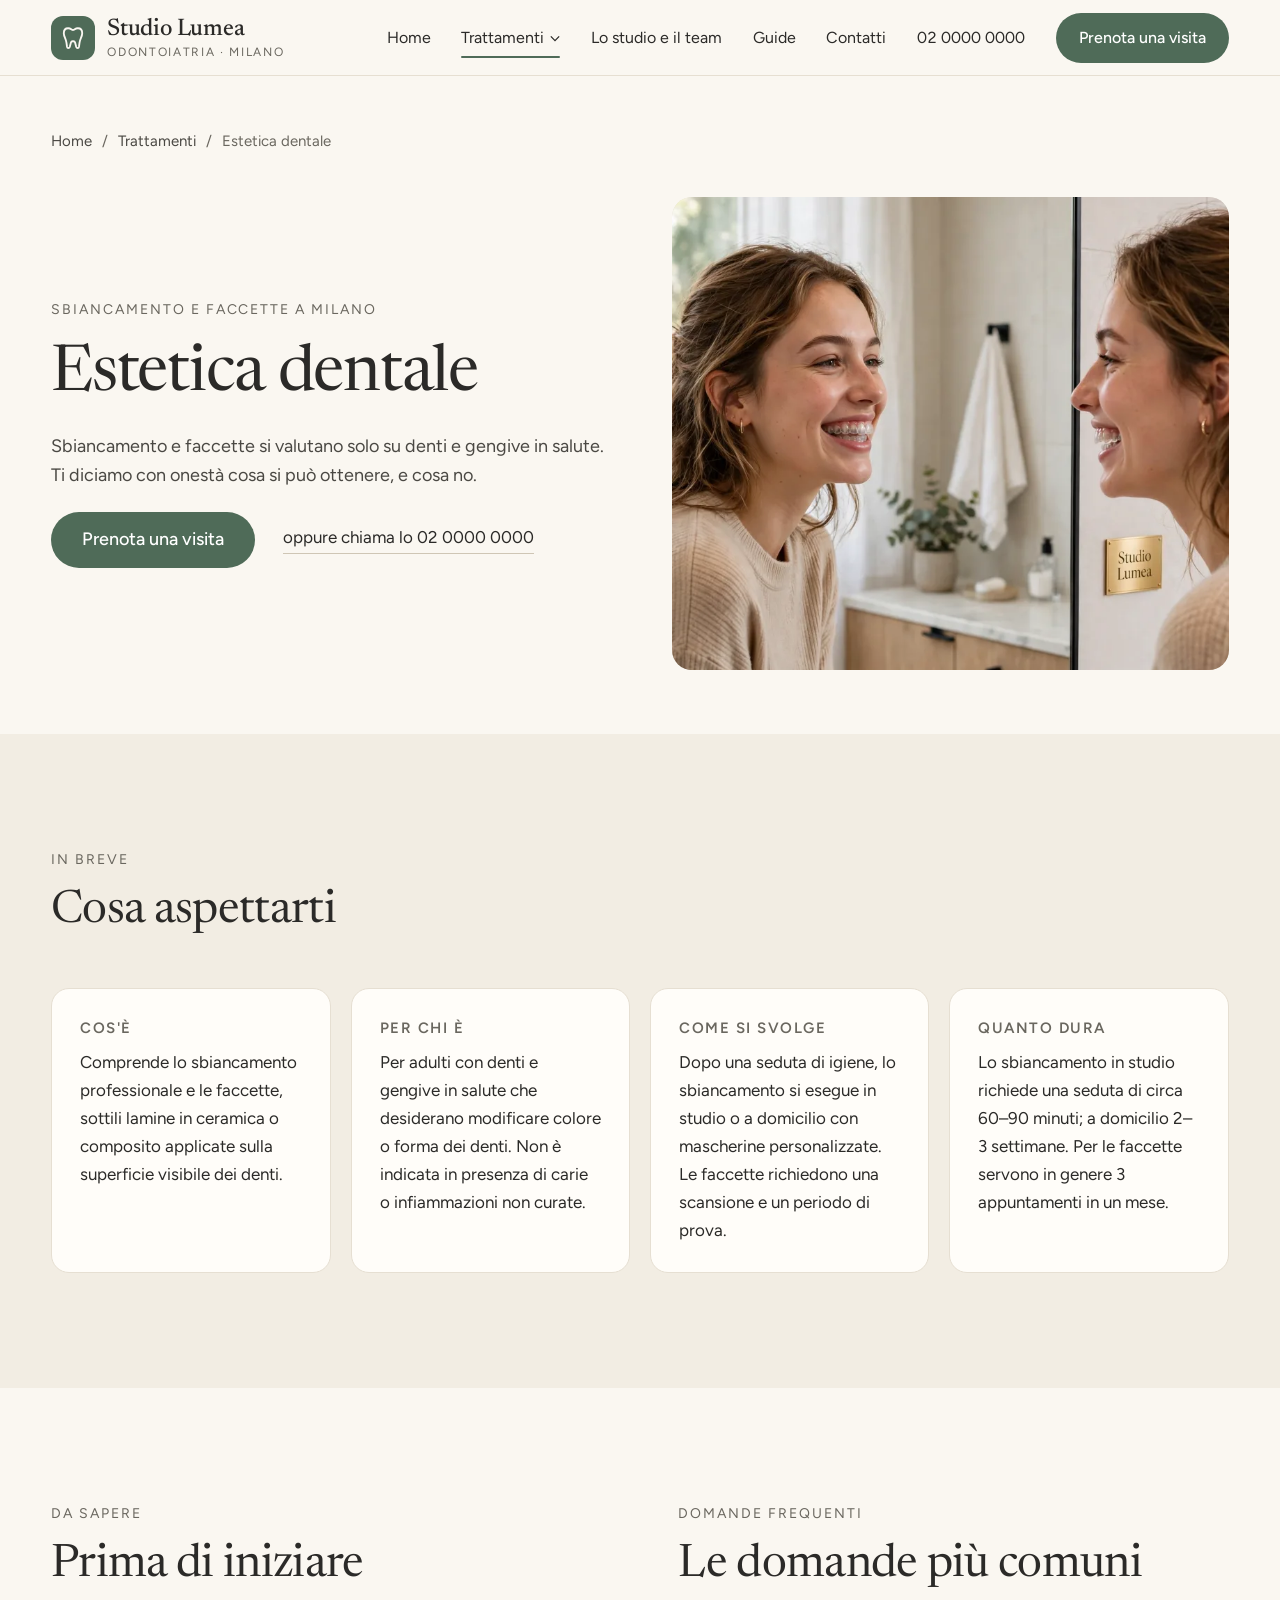
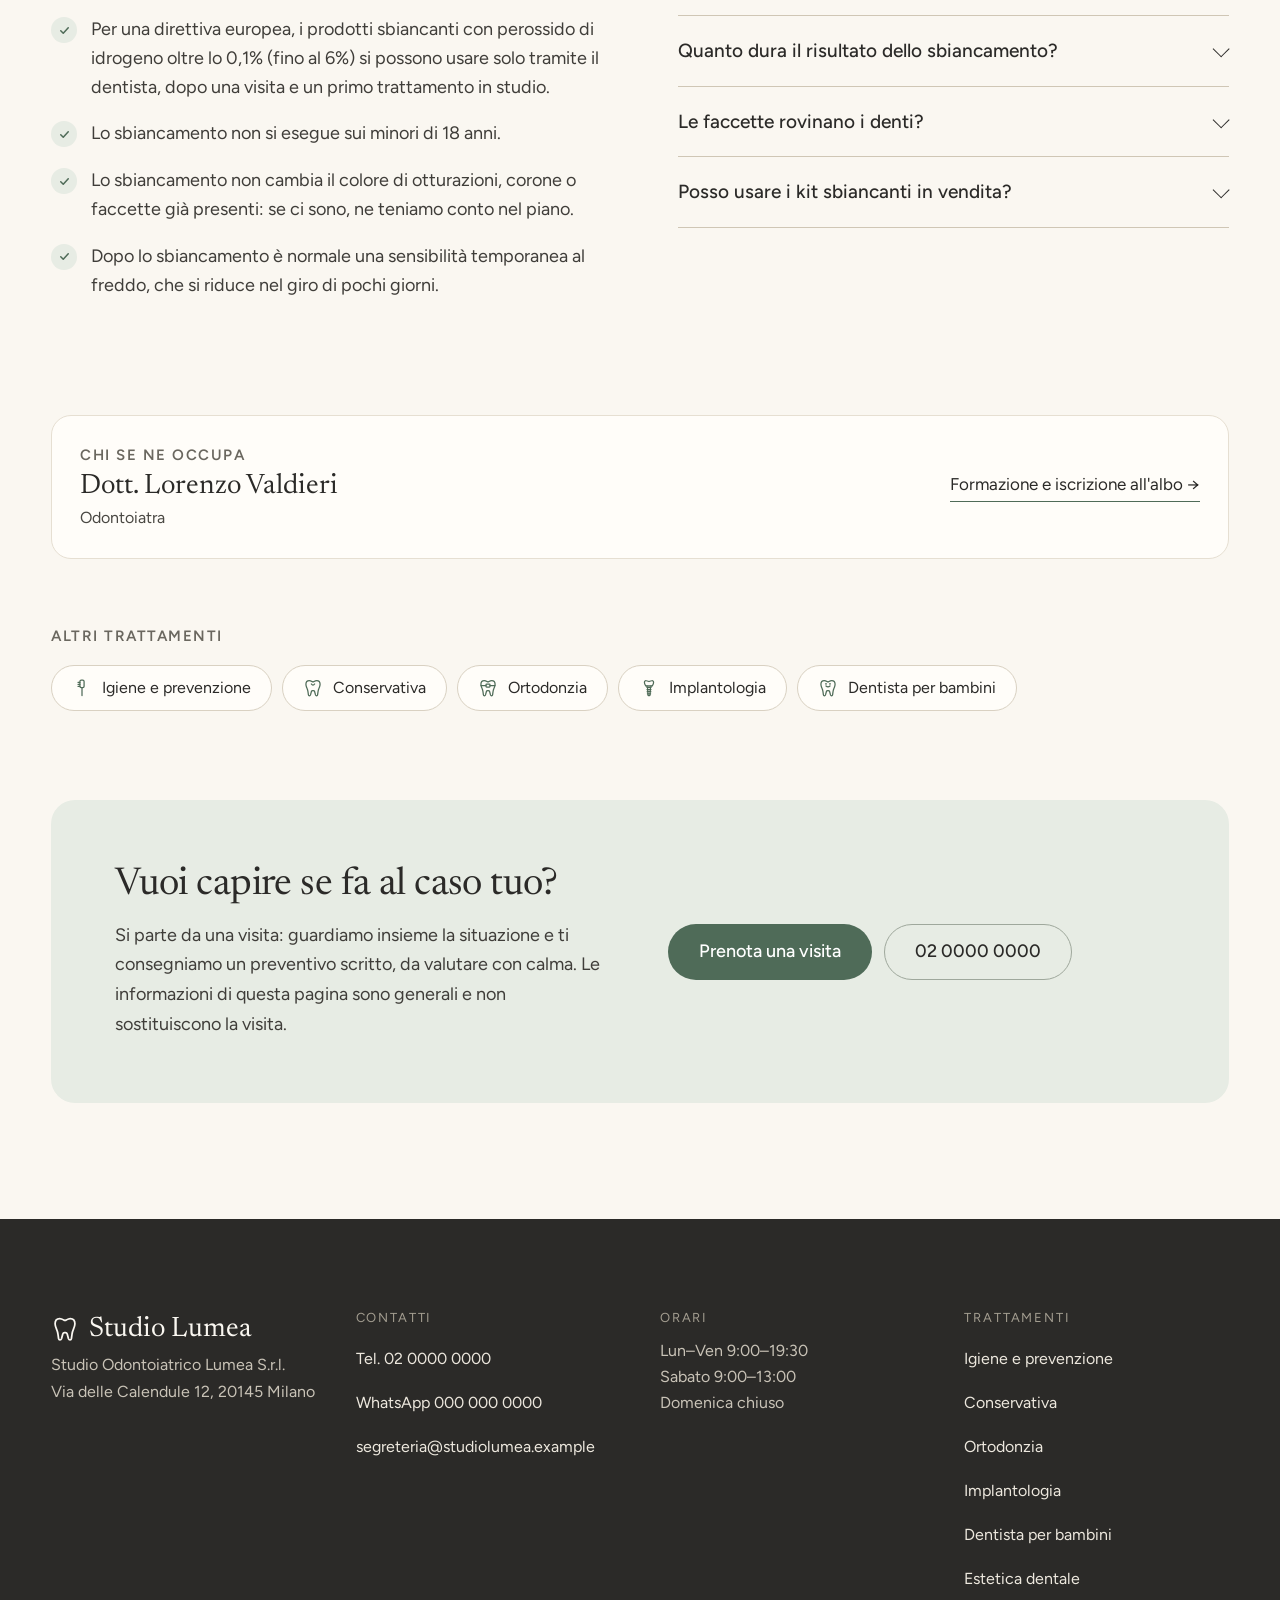
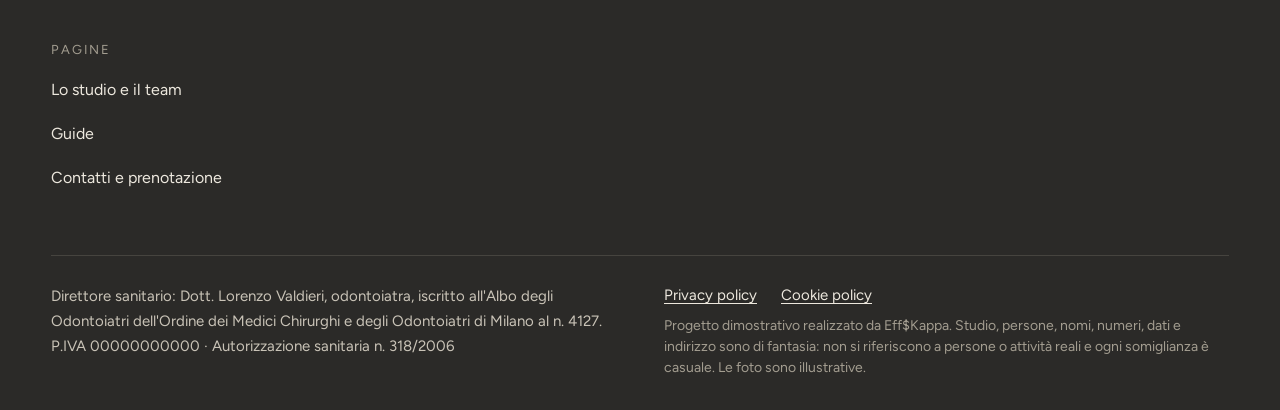
<file: estetica-dentale.html>
<!DOCTYPE html>
<html lang="it">
<head>
<meta charset="utf-8">
<meta name="viewport" content="width=device-width, initial-scale=1">
<meta name="robots" content="noindex, nofollow">
<title>Sbiancamento e faccette a Milano · Studio Odontoiatrico Lumea</title>
<meta name="description" content="Sbiancamento dentale professionale e faccette a Milano, zona Wagner: come funzionano, per chi sono indicati, cosa prevede la normativa europea.">
<meta name="theme-color" content="#FAF7F1">
<meta property="og:type" content="website">
<meta property="og:locale" content="it_IT">
<meta property="og:site_name" content="Studio Odontoiatrico Lumea">
<meta property="og:title" content="Sbiancamento e faccette a Milano · Studio Odontoiatrico Lumea">
<meta property="og:description" content="Sbiancamento dentale professionale e faccette a Milano, zona Wagner: come funzionano, per chi sono indicati, cosa prevede la normativa europea.">
<meta property="og:url" content="https://chillguyzofficial-spec.github.io/StudioLumea_Dentistico/estetica-dentale.html">
<meta property="og:image" content="https://chillguyzofficial-spec.github.io/StudioLumea_Dentistico/assets/og.jpg">
<meta property="og:image:width" content="1200">
<meta property="og:image:height" content="630">
<meta name="twitter:card" content="summary_large_image">
<script type="application/ld+json">{"@context":"https://schema.org","@type":"MedicalWebPage","name":"Sbiancamento e faccette a Milano","description":"Sbiancamento dentale professionale e faccette a Milano, zona Wagner: come funzionano, per chi sono indicati, cosa prevede la normativa europea.","url":"https://chillguyzofficial-spec.github.io/StudioLumea_Dentistico/estetica-dentale.html","about":{"@type":"MedicalProcedure","name":"Estetica dentale","description":"Comprende lo sbiancamento professionale e le faccette, sottili lamine in ceramica o composito applicate sulla superficie visibile dei denti."},"lastReviewed":"2026-10-02","reviewedBy":{"@type":"Person","name":"Dott. Lorenzo Valdieri"}}</script>
<script type="application/ld+json">{"@context":"https://schema.org","@type":"BreadcrumbList","itemListElement":[{"@type":"ListItem","position":1,"name":"Home","item":"https://chillguyzofficial-spec.github.io/StudioLumea_Dentistico/"},{"@type":"ListItem","position":2,"name":"Trattamenti","item":"https://chillguyzofficial-spec.github.io/StudioLumea_Dentistico/trattamenti.html"},{"@type":"ListItem","position":3,"name":"Estetica dentale"}]}</script>

<link rel="icon" href="assets/favicon.svg" type="image/svg+xml">
<link rel="preconnect" href="https://fonts.googleapis.com">
<link rel="preconnect" href="https://fonts.gstatic.com" crossorigin>
<link href="https://fonts.googleapis.com/css2?family=Figtree:wght@400;500;600&amp;family=Newsreader:opsz,wght@6..72,400;6..72,500&amp;display=swap" rel="stylesheet">
<link rel="stylesheet" href="css/styles.css?v=21">
<script>document.documentElement.classList.add('js')</script>
</head>
<body>
<a class="skip" href="#main">Vai al contenuto</a>
<div class="header-spacer"></div>
<header class="site-header">
  <div class="header-in">
    <a class="brand" href="index.html">
      <span class="brand__mark"><svg class="ico" viewBox="0 0 24 24" fill="none" stroke="currentColor" stroke-width="1.5" stroke-linecap="round" stroke-linejoin="round" aria-hidden="true" focusable="false"><path d="M7.5 3C5 3 3.5 5 3.5 7.6c0 2 .7 3.4 1.4 4.9.6 1.3.9 2.7 1.1 4.1l.5 3.6c.1.6.6 1.1 1.2 1.1s1.1-.4 1.3-1l1.1-4.1c.2-.7.8-1.2 1.5-1.2h.8c.7 0 1.3.5 1.5 1.2l1.1 4.1c.2.6.7 1 1.3 1s1.1-.5 1.2-1.1l.5-3.6c.2-1.4.5-2.8 1.1-4.1.7-1.5 1.4-2.9 1.4-4.9C20.5 5 19 3 16.5 3c-1.7 0-2.8.9-3.6 1.4-.6.3-1.2.3-1.8 0C10.3 3.9 9.2 3 7.5 3z"/></svg></span>
      <span class="brand__txt">
        <span class="brand__name">Studio Lumea</span>
        <span class="brand__sub">Odontoiatria · Milano</span>
      </span>
    </a>
    <nav class="nav" aria-label="Menu principale">
      <a class="nav__link" href="index.html">Home</a>
      <div class="nav__drop">
        <a class="nav__link" href="trattamenti.html" aria-current="page">Trattamenti<svg class="nav__caret" viewBox="0 0 12 8" aria-hidden="true"><path d="M1 1.5l5 5 5-5" fill="none" stroke="currentColor" stroke-width="1.5"/></svg></a>
        <div class="nav__panel">
          <a href="igiene-dentale.html"><svg class="ico" viewBox="0 0 24 24" fill="none" stroke="currentColor" stroke-width="1.5" stroke-linecap="round" stroke-linejoin="round" aria-hidden="true" focusable="false"><path d="M12 21v-9.5"/><rect x="9.5" y="2.5" width="5" height="9" rx="1.6"/><path d="M9.5 5.2H7.2M9.5 7.6H7.2M9.5 10H7.2"/></svg><span>Igiene e prevenzione</span></a>
          <a href="conservativa.html"><svg class="ico" viewBox="0 0 24 24" fill="none" stroke="currentColor" stroke-width="1.5" stroke-linecap="round" stroke-linejoin="round" aria-hidden="true" focusable="false"><path d="M7.5 3C5 3 3.5 5 3.5 7.6c0 2 .7 3.4 1.4 4.9.6 1.3.9 2.7 1.1 4.1l.5 3.6c.1.6.6 1.1 1.2 1.1s1.1-.4 1.3-1l1.1-4.1c.2-.7.8-1.2 1.5-1.2h.8c.7 0 1.3.5 1.5 1.2l1.1 4.1c.2.6.7 1 1.3 1s1.1-.5 1.2-1.1l.5-3.6c.2-1.4.5-2.8 1.1-4.1.7-1.5 1.4-2.9 1.4-4.9C20.5 5 19 3 16.5 3c-1.7 0-2.8.9-3.6 1.4-.6.3-1.2.3-1.8 0C10.3 3.9 9.2 3 7.5 3z"/><path d="M10 7.2c.6.9 1.4 1.3 2 1.3s1.4-.4 2-1.3"/></svg><span>Conservativa</span></a>
          <a href="ortodonzia.html"><svg class="ico" viewBox="0 0 24 24" fill="none" stroke="currentColor" stroke-width="1.5" stroke-linecap="round" stroke-linejoin="round" aria-hidden="true" focusable="false"><path d="M7.5 3C5 3 3.5 5 3.5 7.6c0 2 .7 3.4 1.4 4.9.6 1.3.9 2.7 1.1 4.1l.5 3.6c.1.6.6 1.1 1.2 1.1s1.1-.4 1.3-1l1.1-4.1c.2-.7.8-1.2 1.5-1.2h.8c.7 0 1.3.5 1.5 1.2l1.1 4.1c.2.6.7 1 1.3 1s1.1-.5 1.2-1.1l.5-3.6c.2-1.4.5-2.8 1.1-4.1.7-1.5 1.4-2.9 1.4-4.9C20.5 5 19 3 16.5 3c-1.7 0-2.8.9-3.6 1.4-.6.3-1.2.3-1.8 0C10.3 3.9 9.2 3 7.5 3z"/><rect x="9.6" y="7.4" width="4.8" height="3.4" rx=".8"/><path d="M3.6 9.1h6M14.4 9.1h6"/></svg><span>Ortodonzia</span></a>
          <a href="implantologia.html"><svg class="ico" viewBox="0 0 24 24" fill="none" stroke="currentColor" stroke-width="1.5" stroke-linecap="round" stroke-linejoin="round" aria-hidden="true" focusable="false"><path d="M6.5 5c0-1.3 1.2-2.1 2.4-1.7l3.1.9 3.1-.9c1.2-.4 2.4.4 2.4 1.7 0 1.9-.9 3.3-1.5 4.4h-8C7.4 8.3 6.5 6.9 6.5 5z"/><path d="M9.5 9.4v1.8h5V9.4"/><path d="M10.2 11.2h3.6l-.6 9.3c0 .4-.3.7-.7.7h-1c-.4 0-.7-.3-.7-.7z"/><path d="M9.6 13.8h4.8M9.8 16.4h4.4M10.1 19h3.8"/></svg><span>Implantologia</span></a>
          <a href="pedodonzia.html"><svg class="ico" viewBox="0 0 24 24" fill="none" stroke="currentColor" stroke-width="1.5" stroke-linecap="round" stroke-linejoin="round" aria-hidden="true" focusable="false"><path d="M7.5 3C5 3 3.5 5 3.5 7.6c0 2 .7 3.4 1.4 4.9.6 1.3.9 2.7 1.1 4.1l.5 3.6c.1.6.6 1.1 1.2 1.1s1.1-.4 1.3-1l1.1-4.1c.2-.7.8-1.2 1.5-1.2h.8c.7 0 1.3.5 1.5 1.2l1.1 4.1c.2.6.7 1 1.3 1s1.1-.5 1.2-1.1l.5-3.6c.2-1.4.5-2.8 1.1-4.1.7-1.5 1.4-2.9 1.4-4.9C20.5 5 19 3 16.5 3c-1.7 0-2.8.9-3.6 1.4-.6.3-1.2.3-1.8 0C10.3 3.9 9.2 3 7.5 3z"/><path d="M9.6 9.6c1.3 1.2 3.5 1.2 4.8 0"/><circle cx="9.6" cy="7" r=".4" fill="currentColor"/><circle cx="14.4" cy="7" r=".4" fill="currentColor"/></svg><span>Dentista per bambini</span></a>
          <a href="estetica-dentale.html" aria-current="page"><svg class="ico" viewBox="0 0 24 24" fill="none" stroke="currentColor" stroke-width="1.5" stroke-linecap="round" stroke-linejoin="round" aria-hidden="true" focusable="false"><path d="M7.5 3C5 3 3.5 5 3.5 7.6c0 2 .7 3.4 1.4 4.9.6 1.3.9 2.7 1.1 4.1l.5 3.6c.1.6.6 1.1 1.2 1.1s1.1-.4 1.3-1l1.1-4.1c.2-.7.8-1.2 1.5-1.2h.8c.7 0 1.3.5 1.5 1.2l1.1 4.1c.2.6.7 1 1.3 1s1.1-.5 1.2-1.1l.5-3.6c.2-1.4.5-2.8 1.1-4.1.7-1.5 1.4-2.9 1.4-4.9C20.5 5 19 3 16.5 3c-1.7 0-2.8.9-3.6 1.4-.6.3-1.2.3-1.8 0C10.3 3.9 9.2 3 7.5 3z"/><path d="M12 6.2l.6 1.5 1.5.6-1.5.6-.6 1.5-.6-1.5-1.5-.6 1.5-.6z"/></svg><span>Estetica dentale</span></a>
          <a class="nav__all" href="trattamenti.html">Tutti i trattamenti →</a>
        </div>
      </div>
      <a class="nav__link" href="studio.html">Lo studio e il team</a>
      <a class="nav__link" href="guide.html">Guide</a>
      <a class="nav__link" href="contatti.html">Contatti</a>
      <a class="nav__tel" href="tel:+390200000000">02 0000 0000</a>
      <a class="btn btn--primary" href="contatti.html#prenota">Prenota una visita</a>
    </nav>
    <button class="menu-toggle" type="button" data-menu-open aria-controls="mobile-menu" aria-expanded="false">
      <span class="menu-toggle__bars" aria-hidden="true"><span></span><span></span></span>Menu
    </button>
  </div>
</header>
<div class="mobile-menu" id="mobile-menu" aria-hidden="true" role="dialog" aria-modal="true" aria-label="Menu">
  <div class="mobile-menu__top">
    <span class="brand"><span class="brand__mark"><svg class="ico" viewBox="0 0 24 24" fill="none" stroke="currentColor" stroke-width="1.5" stroke-linecap="round" stroke-linejoin="round" aria-hidden="true" focusable="false"><path d="M7.5 3C5 3 3.5 5 3.5 7.6c0 2 .7 3.4 1.4 4.9.6 1.3.9 2.7 1.1 4.1l.5 3.6c.1.6.6 1.1 1.2 1.1s1.1-.4 1.3-1l1.1-4.1c.2-.7.8-1.2 1.5-1.2h.8c.7 0 1.3.5 1.5 1.2l1.1 4.1c.2.6.7 1 1.3 1s1.1-.5 1.2-1.1l.5-3.6c.2-1.4.5-2.8 1.1-4.1.7-1.5 1.4-2.9 1.4-4.9C20.5 5 19 3 16.5 3c-1.7 0-2.8.9-3.6 1.4-.6.3-1.2.3-1.8 0C10.3 3.9 9.2 3 7.5 3z"/></svg></span><span class="brand__name">Studio Lumea</span></span>
    <button class="menu-toggle" type="button" data-menu-close>Chiudi</button>
  </div>
  <nav class="mobile-menu__nav" aria-label="Menu mobile">
    <a href="index.html" data-menu-close>Home</a>
    <a href="trattamenti.html" aria-current="page" data-menu-close>Trattamenti</a>
    <div class="mobile-menu__sub">
      <a href="igiene-dentale.html" data-menu-close><svg class="ico" viewBox="0 0 24 24" fill="none" stroke="currentColor" stroke-width="1.5" stroke-linecap="round" stroke-linejoin="round" aria-hidden="true" focusable="false"><path d="M12 21v-9.5"/><rect x="9.5" y="2.5" width="5" height="9" rx="1.6"/><path d="M9.5 5.2H7.2M9.5 7.6H7.2M9.5 10H7.2"/></svg>Igiene e prevenzione</a>
      <a href="conservativa.html" data-menu-close><svg class="ico" viewBox="0 0 24 24" fill="none" stroke="currentColor" stroke-width="1.5" stroke-linecap="round" stroke-linejoin="round" aria-hidden="true" focusable="false"><path d="M7.5 3C5 3 3.5 5 3.5 7.6c0 2 .7 3.4 1.4 4.9.6 1.3.9 2.7 1.1 4.1l.5 3.6c.1.6.6 1.1 1.2 1.1s1.1-.4 1.3-1l1.1-4.1c.2-.7.8-1.2 1.5-1.2h.8c.7 0 1.3.5 1.5 1.2l1.1 4.1c.2.6.7 1 1.3 1s1.1-.5 1.2-1.1l.5-3.6c.2-1.4.5-2.8 1.1-4.1.7-1.5 1.4-2.9 1.4-4.9C20.5 5 19 3 16.5 3c-1.7 0-2.8.9-3.6 1.4-.6.3-1.2.3-1.8 0C10.3 3.9 9.2 3 7.5 3z"/><path d="M10 7.2c.6.9 1.4 1.3 2 1.3s1.4-.4 2-1.3"/></svg>Conservativa</a>
      <a href="ortodonzia.html" data-menu-close><svg class="ico" viewBox="0 0 24 24" fill="none" stroke="currentColor" stroke-width="1.5" stroke-linecap="round" stroke-linejoin="round" aria-hidden="true" focusable="false"><path d="M7.5 3C5 3 3.5 5 3.5 7.6c0 2 .7 3.4 1.4 4.9.6 1.3.9 2.7 1.1 4.1l.5 3.6c.1.6.6 1.1 1.2 1.1s1.1-.4 1.3-1l1.1-4.1c.2-.7.8-1.2 1.5-1.2h.8c.7 0 1.3.5 1.5 1.2l1.1 4.1c.2.6.7 1 1.3 1s1.1-.5 1.2-1.1l.5-3.6c.2-1.4.5-2.8 1.1-4.1.7-1.5 1.4-2.9 1.4-4.9C20.5 5 19 3 16.5 3c-1.7 0-2.8.9-3.6 1.4-.6.3-1.2.3-1.8 0C10.3 3.9 9.2 3 7.5 3z"/><rect x="9.6" y="7.4" width="4.8" height="3.4" rx=".8"/><path d="M3.6 9.1h6M14.4 9.1h6"/></svg>Ortodonzia</a>
      <a href="implantologia.html" data-menu-close><svg class="ico" viewBox="0 0 24 24" fill="none" stroke="currentColor" stroke-width="1.5" stroke-linecap="round" stroke-linejoin="round" aria-hidden="true" focusable="false"><path d="M6.5 5c0-1.3 1.2-2.1 2.4-1.7l3.1.9 3.1-.9c1.2-.4 2.4.4 2.4 1.7 0 1.9-.9 3.3-1.5 4.4h-8C7.4 8.3 6.5 6.9 6.5 5z"/><path d="M9.5 9.4v1.8h5V9.4"/><path d="M10.2 11.2h3.6l-.6 9.3c0 .4-.3.7-.7.7h-1c-.4 0-.7-.3-.7-.7z"/><path d="M9.6 13.8h4.8M9.8 16.4h4.4M10.1 19h3.8"/></svg>Implantologia</a>
      <a href="pedodonzia.html" data-menu-close><svg class="ico" viewBox="0 0 24 24" fill="none" stroke="currentColor" stroke-width="1.5" stroke-linecap="round" stroke-linejoin="round" aria-hidden="true" focusable="false"><path d="M7.5 3C5 3 3.5 5 3.5 7.6c0 2 .7 3.4 1.4 4.9.6 1.3.9 2.7 1.1 4.1l.5 3.6c.1.6.6 1.1 1.2 1.1s1.1-.4 1.3-1l1.1-4.1c.2-.7.8-1.2 1.5-1.2h.8c.7 0 1.3.5 1.5 1.2l1.1 4.1c.2.6.7 1 1.3 1s1.1-.5 1.2-1.1l.5-3.6c.2-1.4.5-2.8 1.1-4.1.7-1.5 1.4-2.9 1.4-4.9C20.5 5 19 3 16.5 3c-1.7 0-2.8.9-3.6 1.4-.6.3-1.2.3-1.8 0C10.3 3.9 9.2 3 7.5 3z"/><path d="M9.6 9.6c1.3 1.2 3.5 1.2 4.8 0"/><circle cx="9.6" cy="7" r=".4" fill="currentColor"/><circle cx="14.4" cy="7" r=".4" fill="currentColor"/></svg>Dentista per bambini</a>
      <a href="estetica-dentale.html" aria-current="page" data-menu-close><svg class="ico" viewBox="0 0 24 24" fill="none" stroke="currentColor" stroke-width="1.5" stroke-linecap="round" stroke-linejoin="round" aria-hidden="true" focusable="false"><path d="M7.5 3C5 3 3.5 5 3.5 7.6c0 2 .7 3.4 1.4 4.9.6 1.3.9 2.7 1.1 4.1l.5 3.6c.1.6.6 1.1 1.2 1.1s1.1-.4 1.3-1l1.1-4.1c.2-.7.8-1.2 1.5-1.2h.8c.7 0 1.3.5 1.5 1.2l1.1 4.1c.2.6.7 1 1.3 1s1.1-.5 1.2-1.1l.5-3.6c.2-1.4.5-2.8 1.1-4.1.7-1.5 1.4-2.9 1.4-4.9C20.5 5 19 3 16.5 3c-1.7 0-2.8.9-3.6 1.4-.6.3-1.2.3-1.8 0C10.3 3.9 9.2 3 7.5 3z"/><path d="M12 6.2l.6 1.5 1.5.6-1.5.6-.6 1.5-.6-1.5-1.5-.6 1.5-.6z"/></svg>Estetica dentale</a>
    </div>
    <a href="studio.html" data-menu-close>Lo studio e il team</a>
    <a href="guide.html" data-menu-close>Guide</a>
    <a href="contatti.html" data-menu-close>Contatti</a>
  </nav>
  <div class="mobile-menu__foot">
    <a class="btn btn--primary" href="contatti.html#prenota" data-menu-close>Prenota una visita</a>
    <div class="row">
      <a class="btn btn--ghost btn--sm" href="tel:+390200000000">Chiama</a>
      <a class="btn btn--ghost btn--sm" href="https://wa.me/390000000000" target="_blank" rel="noopener">WhatsApp</a>
    </div>
    <p>Via delle Calendule 12, 20145 Milano<br>Lun–Ven 9:00–19:30 · Sab 9:00–13:00</p>
  </div>
</div>
<div class="mobile-bar">
  <a class="btn btn--ghost" href="tel:+390200000000">Chiama</a>
  <a class="btn btn--primary" href="contatti.html#prenota">Prenota una visita</a>
</div>

<main id="main">
<section class="page-head tr-head">
  <div class="wrap">
    <nav class="crumbs" aria-label="Sei qui"><a href="index.html">Home</a><span aria-hidden="true">/</span><a href="trattamenti.html">Trattamenti</a><span aria-hidden="true">/</span><span aria-current="page">Estetica dentale</span></nav>
    <div class="tr-head__grid">
      <div class="page-head__text" data-reveal>
        <span class="eyebrow">Sbiancamento e faccette a Milano</span>
        <h1 class="h1">Estetica dentale</h1>
        <p class="lead">Sbiancamento e faccette si valutano solo su denti e gengive in salute. Ti diciamo con onestà cosa si può ottenere, e cosa no.</p>
        <div class="hero__actions">
          <a class="btn btn--primary" href="contatti.html#prenota">Prenota una visita</a>
          <a class="hero__tel" href="tel:+390200000000">oppure chiama lo 02 0000 0000</a>
        </div>
      </div>
      <div class="photo tr-head__photo" data-reveal="120"><img src="assets/img/tr-estetica-1400.webp" srcset="assets/img/tr-estetica-800.webp 800w, assets/img/tr-estetica-1400.webp 1400w, assets/img/tr-estetica.webp 1280w" sizes="(max-width: 960px) 100vw, 50vw" alt="Una ragazza sorride guardandosi allo specchio" width="1280" height="1920" fetchpriority="high" decoding="async"></div>
    </div>
  </div>
</section>

<section class="section section--alt">
  <div class="wrap">
    <div class="stack" style="max-width:680px;margin-bottom:clamp(36px,4vw,56px)" data-reveal>
      <span class="eyebrow">In breve</span>
      <h2 class="h2">Cosa aspettarti</h2>
    </div>
    <div class="facts-grid facts-grid--cards" data-reveal="80">
      <div><h3 class="label">Cos'è</h3><p>Comprende lo sbiancamento professionale e le faccette, sottili lamine in ceramica o composito applicate sulla superficie visibile dei denti.</p></div>
      <div><h3 class="label">Per chi è</h3><p>Per adulti con denti e gengive in salute che desiderano modificare colore o forma dei denti. Non è indicata in presenza di carie o infiammazioni non curate.</p></div>
      <div><h3 class="label">Come si svolge</h3><p>Dopo una seduta di igiene, lo sbiancamento si esegue in studio o a domicilio con mascherine personalizzate. Le faccette richiedono una scansione e un periodo di prova.</p></div>
      <div><h3 class="label">Quanto dura</h3><p>Lo sbiancamento in studio richiede una seduta di circa 60–90 minuti; a domicilio 2–3 settimane. Per le faccette servono in genere 3 appuntamenti in un mese.</p></div>
    </div>
  </div>
</section>

<section class="section">
  <div class="wrap faq-wrap">
    <div class="stack-lg" data-reveal>
      <div class="stack">
        <span class="eyebrow">Da sapere</span>
        <h2 class="h2">Prima di iniziare</h2>
      </div>
      <ul class="know">
        <li>Per una direttiva europea, i prodotti sbiancanti con perossido di idrogeno oltre lo 0,1% (fino al 6%) si possono usare solo tramite il dentista, dopo una visita e un primo trattamento in studio.</li>
        <li>Lo sbiancamento non si esegue sui minori di 18 anni.</li>
        <li>Lo sbiancamento non cambia il colore di otturazioni, corone o faccette già presenti: se ci sono, ne teniamo conto nel piano.</li>
        <li>Dopo lo sbiancamento è normale una sensibilità temporanea al freddo, che si riduce nel giro di pochi giorni.</li>
      </ul>
    </div>
    <div class="stack-lg" data-reveal="120">
      <div class="stack">
        <span class="eyebrow">Domande frequenti</span>
        <h2 class="h2">Le domande più comuni</h2>
      </div>
      <div class="faq">
        <details id="faq-estetica-dentale-1"><summary>Quanto dura il risultato dello sbiancamento?</summary><p>Varia da persona a persona: caffè, tè, vino rosso e fumo lo riducono nel tempo. Si può mantenere con brevi richiami a domicilio indicati dal dentista.</p></details>
        <details id="faq-estetica-dentale-2"><summary>Le faccette rovinano i denti?</summary><p>A volte per applicarle si leviga un sottile strato di smalto, altre volte quasi nulla: dipende dal caso. Te lo spieghiamo prima, così decidi sapendo cosa comporta.</p></details>
        <details id="faq-estetica-dentale-3"><summary>Posso usare i kit sbiancanti in vendita?</summary><p>Quelli in libera vendita contengono al massimo lo 0,1% di perossido di idrogeno, con un effetto limitato. Prodotti più forti comprati online fuori dai canali previsti possono irritare gengive e denti.</p></details>
      </div>
    </div>
  </div>
</section>

<section style="padding-bottom:clamp(72px,9vw,120px)">
  <div class="wrap">
    <div class="who" data-reveal>
      <div class="stack" style="gap:4px">
        <span class="label">Chi se ne occupa</span>
        <span class="who__name">Dott. Lorenzo Valdieri</span>
        <span class="who__role">Odontoiatra</span>
      </div>
      <a class="link-u" href="studio.html">Formazione e iscrizione all'albo →</a>
    </div>
    <div class="others" data-reveal>
      <span class="label">Altri trattamenti</span>
      <nav class="chips" aria-label="Altri trattamenti">
        <a class="chip chip--ico" href="igiene-dentale.html"><svg class="ico" viewBox="0 0 24 24" fill="none" stroke="currentColor" stroke-width="1.5" stroke-linecap="round" stroke-linejoin="round" aria-hidden="true" focusable="false"><path d="M12 21v-9.5"/><rect x="9.5" y="2.5" width="5" height="9" rx="1.6"/><path d="M9.5 5.2H7.2M9.5 7.6H7.2M9.5 10H7.2"/></svg>Igiene e prevenzione</a>
        <a class="chip chip--ico" href="conservativa.html"><svg class="ico" viewBox="0 0 24 24" fill="none" stroke="currentColor" stroke-width="1.5" stroke-linecap="round" stroke-linejoin="round" aria-hidden="true" focusable="false"><path d="M7.5 3C5 3 3.5 5 3.5 7.6c0 2 .7 3.4 1.4 4.9.6 1.3.9 2.7 1.1 4.1l.5 3.6c.1.6.6 1.1 1.2 1.1s1.1-.4 1.3-1l1.1-4.1c.2-.7.8-1.2 1.5-1.2h.8c.7 0 1.3.5 1.5 1.2l1.1 4.1c.2.6.7 1 1.3 1s1.1-.5 1.2-1.1l.5-3.6c.2-1.4.5-2.8 1.1-4.1.7-1.5 1.4-2.9 1.4-4.9C20.5 5 19 3 16.5 3c-1.7 0-2.8.9-3.6 1.4-.6.3-1.2.3-1.8 0C10.3 3.9 9.2 3 7.5 3z"/><path d="M10 7.2c.6.9 1.4 1.3 2 1.3s1.4-.4 2-1.3"/></svg>Conservativa</a>
        <a class="chip chip--ico" href="ortodonzia.html"><svg class="ico" viewBox="0 0 24 24" fill="none" stroke="currentColor" stroke-width="1.5" stroke-linecap="round" stroke-linejoin="round" aria-hidden="true" focusable="false"><path d="M7.5 3C5 3 3.5 5 3.5 7.6c0 2 .7 3.4 1.4 4.9.6 1.3.9 2.7 1.1 4.1l.5 3.6c.1.6.6 1.1 1.2 1.1s1.1-.4 1.3-1l1.1-4.1c.2-.7.8-1.2 1.5-1.2h.8c.7 0 1.3.5 1.5 1.2l1.1 4.1c.2.6.7 1 1.3 1s1.1-.5 1.2-1.1l.5-3.6c.2-1.4.5-2.8 1.1-4.1.7-1.5 1.4-2.9 1.4-4.9C20.5 5 19 3 16.5 3c-1.7 0-2.8.9-3.6 1.4-.6.3-1.2.3-1.8 0C10.3 3.9 9.2 3 7.5 3z"/><rect x="9.6" y="7.4" width="4.8" height="3.4" rx=".8"/><path d="M3.6 9.1h6M14.4 9.1h6"/></svg>Ortodonzia</a>
        <a class="chip chip--ico" href="implantologia.html"><svg class="ico" viewBox="0 0 24 24" fill="none" stroke="currentColor" stroke-width="1.5" stroke-linecap="round" stroke-linejoin="round" aria-hidden="true" focusable="false"><path d="M6.5 5c0-1.3 1.2-2.1 2.4-1.7l3.1.9 3.1-.9c1.2-.4 2.4.4 2.4 1.7 0 1.9-.9 3.3-1.5 4.4h-8C7.4 8.3 6.5 6.9 6.5 5z"/><path d="M9.5 9.4v1.8h5V9.4"/><path d="M10.2 11.2h3.6l-.6 9.3c0 .4-.3.7-.7.7h-1c-.4 0-.7-.3-.7-.7z"/><path d="M9.6 13.8h4.8M9.8 16.4h4.4M10.1 19h3.8"/></svg>Implantologia</a>
        <a class="chip chip--ico" href="pedodonzia.html"><svg class="ico" viewBox="0 0 24 24" fill="none" stroke="currentColor" stroke-width="1.5" stroke-linecap="round" stroke-linejoin="round" aria-hidden="true" focusable="false"><path d="M7.5 3C5 3 3.5 5 3.5 7.6c0 2 .7 3.4 1.4 4.9.6 1.3.9 2.7 1.1 4.1l.5 3.6c.1.6.6 1.1 1.2 1.1s1.1-.4 1.3-1l1.1-4.1c.2-.7.8-1.2 1.5-1.2h.8c.7 0 1.3.5 1.5 1.2l1.1 4.1c.2.6.7 1 1.3 1s1.1-.5 1.2-1.1l.5-3.6c.2-1.4.5-2.8 1.1-4.1.7-1.5 1.4-2.9 1.4-4.9C20.5 5 19 3 16.5 3c-1.7 0-2.8.9-3.6 1.4-.6.3-1.2.3-1.8 0C10.3 3.9 9.2 3 7.5 3z"/><path d="M9.6 9.6c1.3 1.2 3.5 1.2 4.8 0"/><circle cx="9.6" cy="7" r=".4" fill="currentColor"/><circle cx="14.4" cy="7" r=".4" fill="currentColor"/></svg>Dentista per bambini</a>
      </nav>
    </div>
    <div class="cta-panel" data-reveal>
    <div class="stack" style="gap:14px">
      <h2 class="h2">Vuoi capire se fa al caso tuo?</h2>
      <p class="text" style="color:var(--ink-2)">Si parte da una visita: guardiamo insieme la situazione e ti consegniamo un preventivo scritto, da valutare con calma. Le informazioni di questa pagina sono generali e non sostituiscono la visita.</p>
    </div>
    <div class="actions">
      <a class="btn btn--primary" href="contatti.html#prenota">Prenota una visita</a>
      <a class="btn btn--ghost" href="tel:+390200000000">02 0000 0000</a>
    </div>
  </div>
  </div>
</section>
</main>

<footer class="site-footer">
  <div class="footer-in">
    <div class="footer-cols">
      <div>
        <span class="footer-brand"><svg class="ico" viewBox="0 0 24 24" fill="none" stroke="currentColor" stroke-width="1.5" stroke-linecap="round" stroke-linejoin="round" aria-hidden="true" focusable="false"><path d="M7.5 3C5 3 3.5 5 3.5 7.6c0 2 .7 3.4 1.4 4.9.6 1.3.9 2.7 1.1 4.1l.5 3.6c.1.6.6 1.1 1.2 1.1s1.1-.4 1.3-1l1.1-4.1c.2-.7.8-1.2 1.5-1.2h.8c.7 0 1.3.5 1.5 1.2l1.1 4.1c.2.6.7 1 1.3 1s1.1-.5 1.2-1.1l.5-3.6c.2-1.4.5-2.8 1.1-4.1.7-1.5 1.4-2.9 1.4-4.9C20.5 5 19 3 16.5 3c-1.7 0-2.8.9-3.6 1.4-.6.3-1.2.3-1.8 0C10.3 3.9 9.2 3 7.5 3z"/></svg>Studio Lumea</span>
        <p>Studio Odontoiatrico Lumea S.r.l.<br>Via delle Calendule 12, 20145 Milano</p>
      </div>
      <div>
        <span class="footer-title">Contatti</span>
        <a href="tel:+390200000000">Tel. 02 0000 0000</a>
        <a href="https://wa.me/390000000000" target="_blank" rel="noopener">WhatsApp 000 000 0000</a>
        <a href="mailto:segreteria@studiolumea.example">segreteria@studiolumea.example</a>
      </div>
      <div>
        <span class="footer-title">Orari</span>
        <p>Lun–Ven 9:00–19:30<br>Sabato 9:00–13:00<br>Domenica chiuso</p>
      </div>
      <div>
        <span class="footer-title">Trattamenti</span>
        <a href="igiene-dentale.html">Igiene e prevenzione</a>
        <a href="conservativa.html">Conservativa</a>
        <a href="ortodonzia.html">Ortodonzia</a>
        <a href="implantologia.html">Implantologia</a>
        <a href="pedodonzia.html">Dentista per bambini</a>
        <a href="estetica-dentale.html">Estetica dentale</a>
      </div>
      <div>
        <span class="footer-title">Pagine</span>
        <a href="studio.html">Lo studio e il team</a>
        <a href="guide.html">Guide</a>
        <a href="contatti.html">Contatti e prenotazione</a>
      </div>
    </div>
    <div class="footer-legal">
      <p>Direttore sanitario: Dott. Lorenzo Valdieri, odontoiatra, iscritto all'Albo degli Odontoiatri dell'Ordine dei Medici Chirurghi e degli Odontoiatri di Milano al n. 4127.<br>P.IVA 00000000000 · Autorizzazione sanitaria n. 318/2006</p>
      <div class="footer-links">
        <a href="privacy.html">Privacy policy</a>
        <a href="privacy.html#cookie">Cookie policy</a>
        <small>Progetto dimostrativo realizzato da Eff$Kappa. Studio, persone, nomi, numeri, dati e indirizzo sono di fantasia: non si riferiscono a persone o attività reali e ogni somiglianza è casuale. Le foto sono illustrative.</small>
      </div>
    </div>
  </div>
</footer>
<script src="js/main.js?v=21"></script>
</body>
</html>
</file>
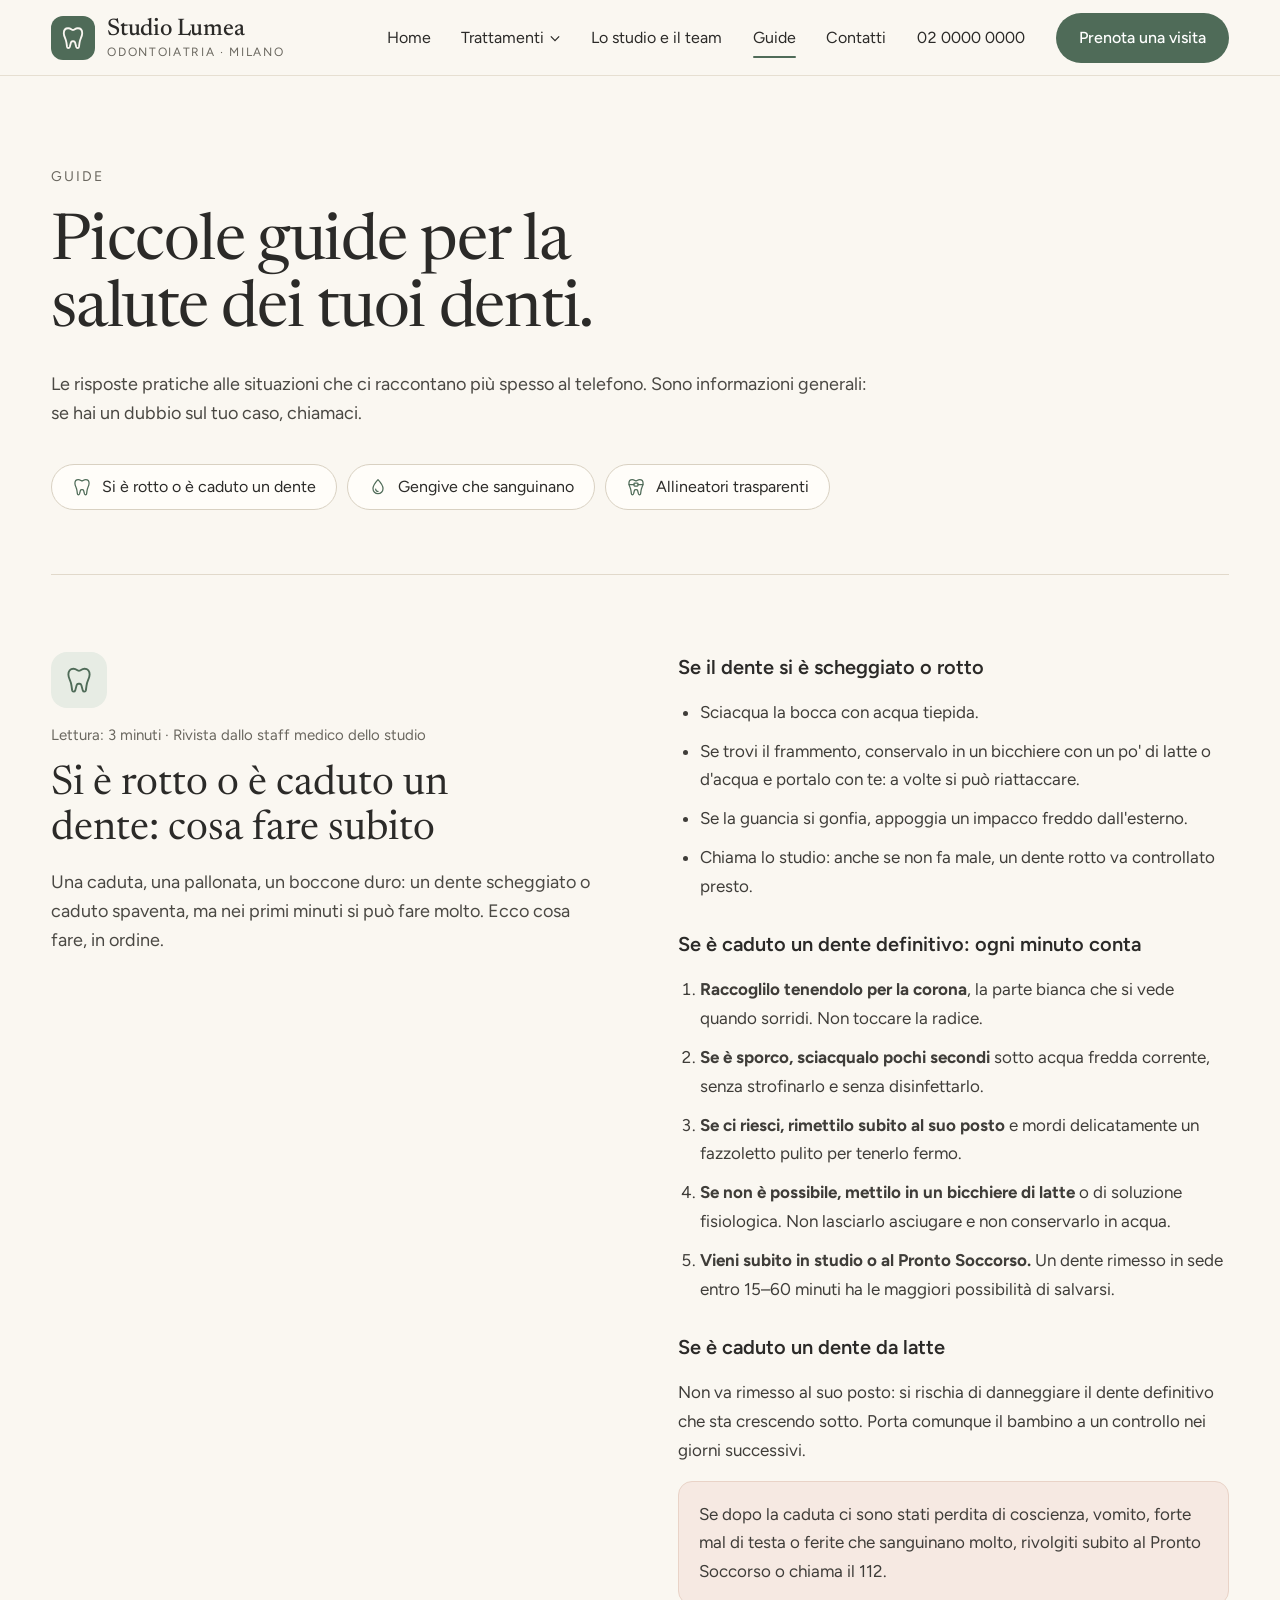
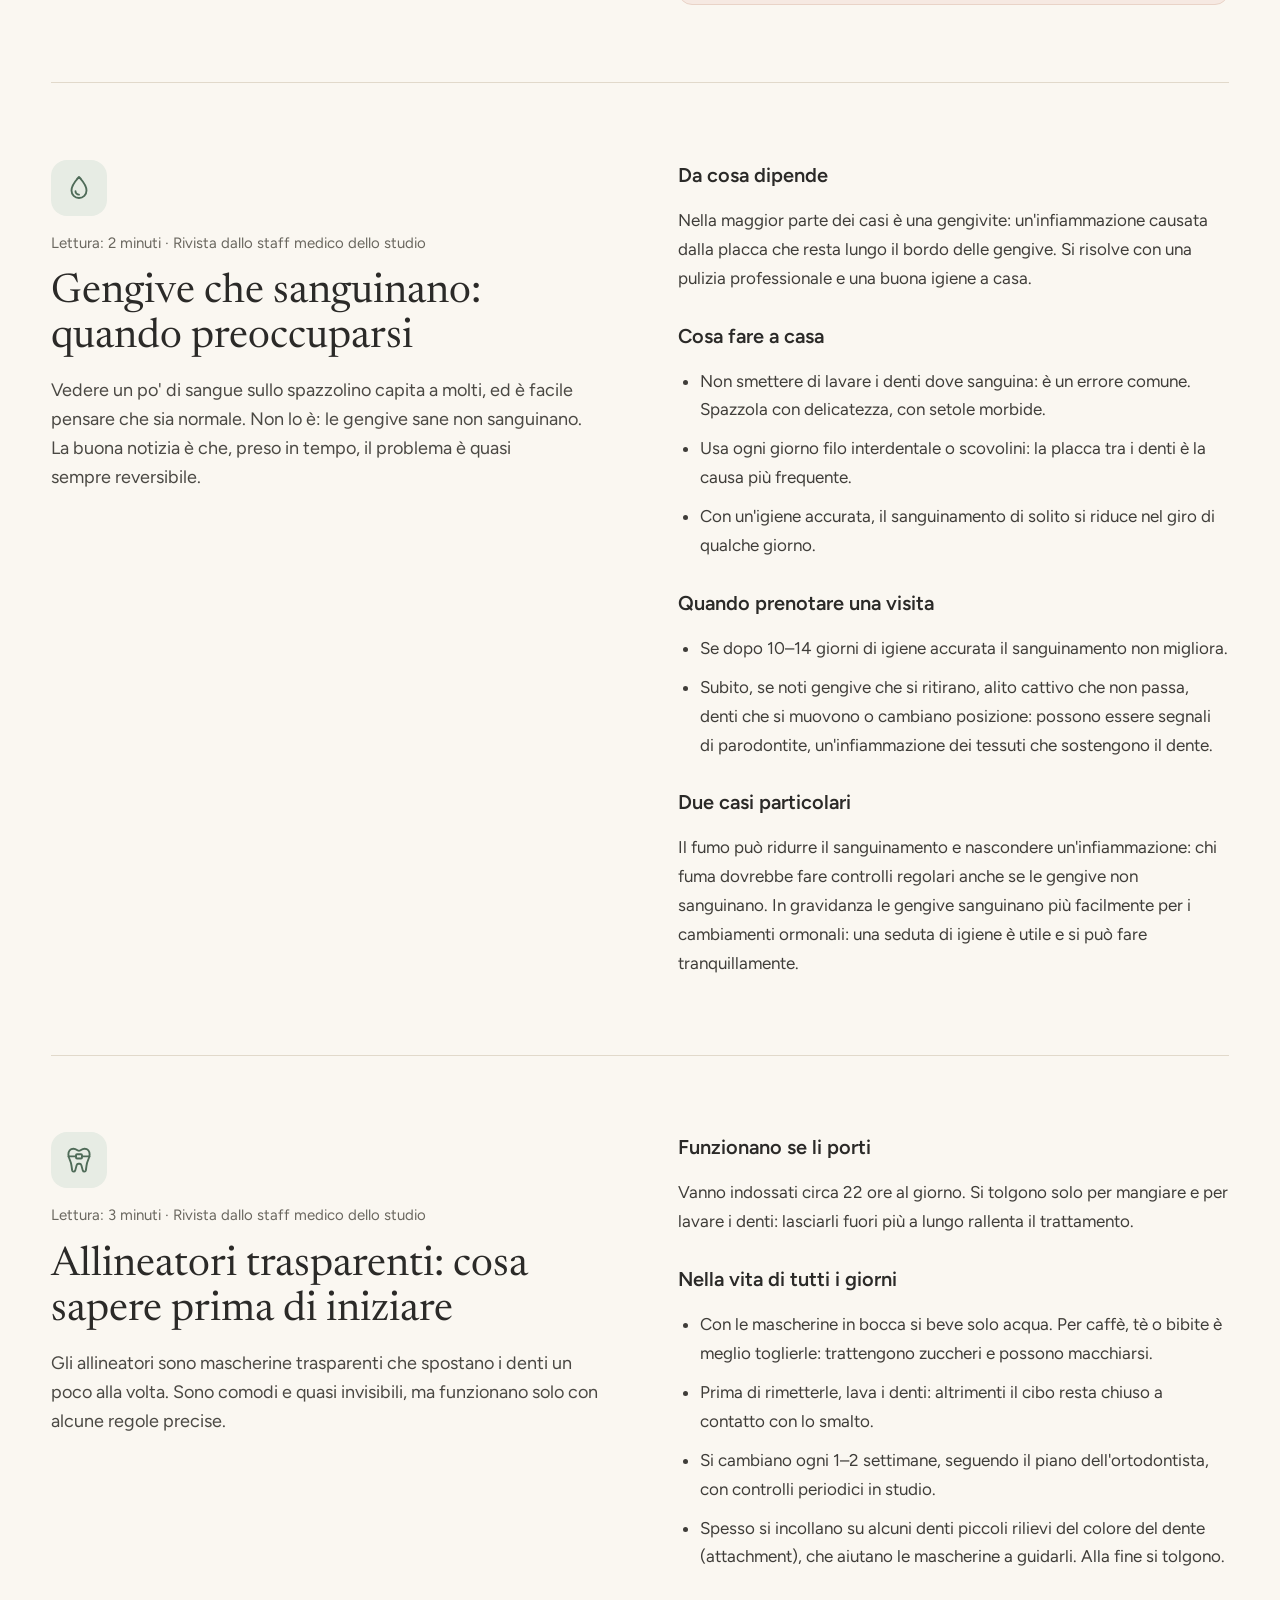
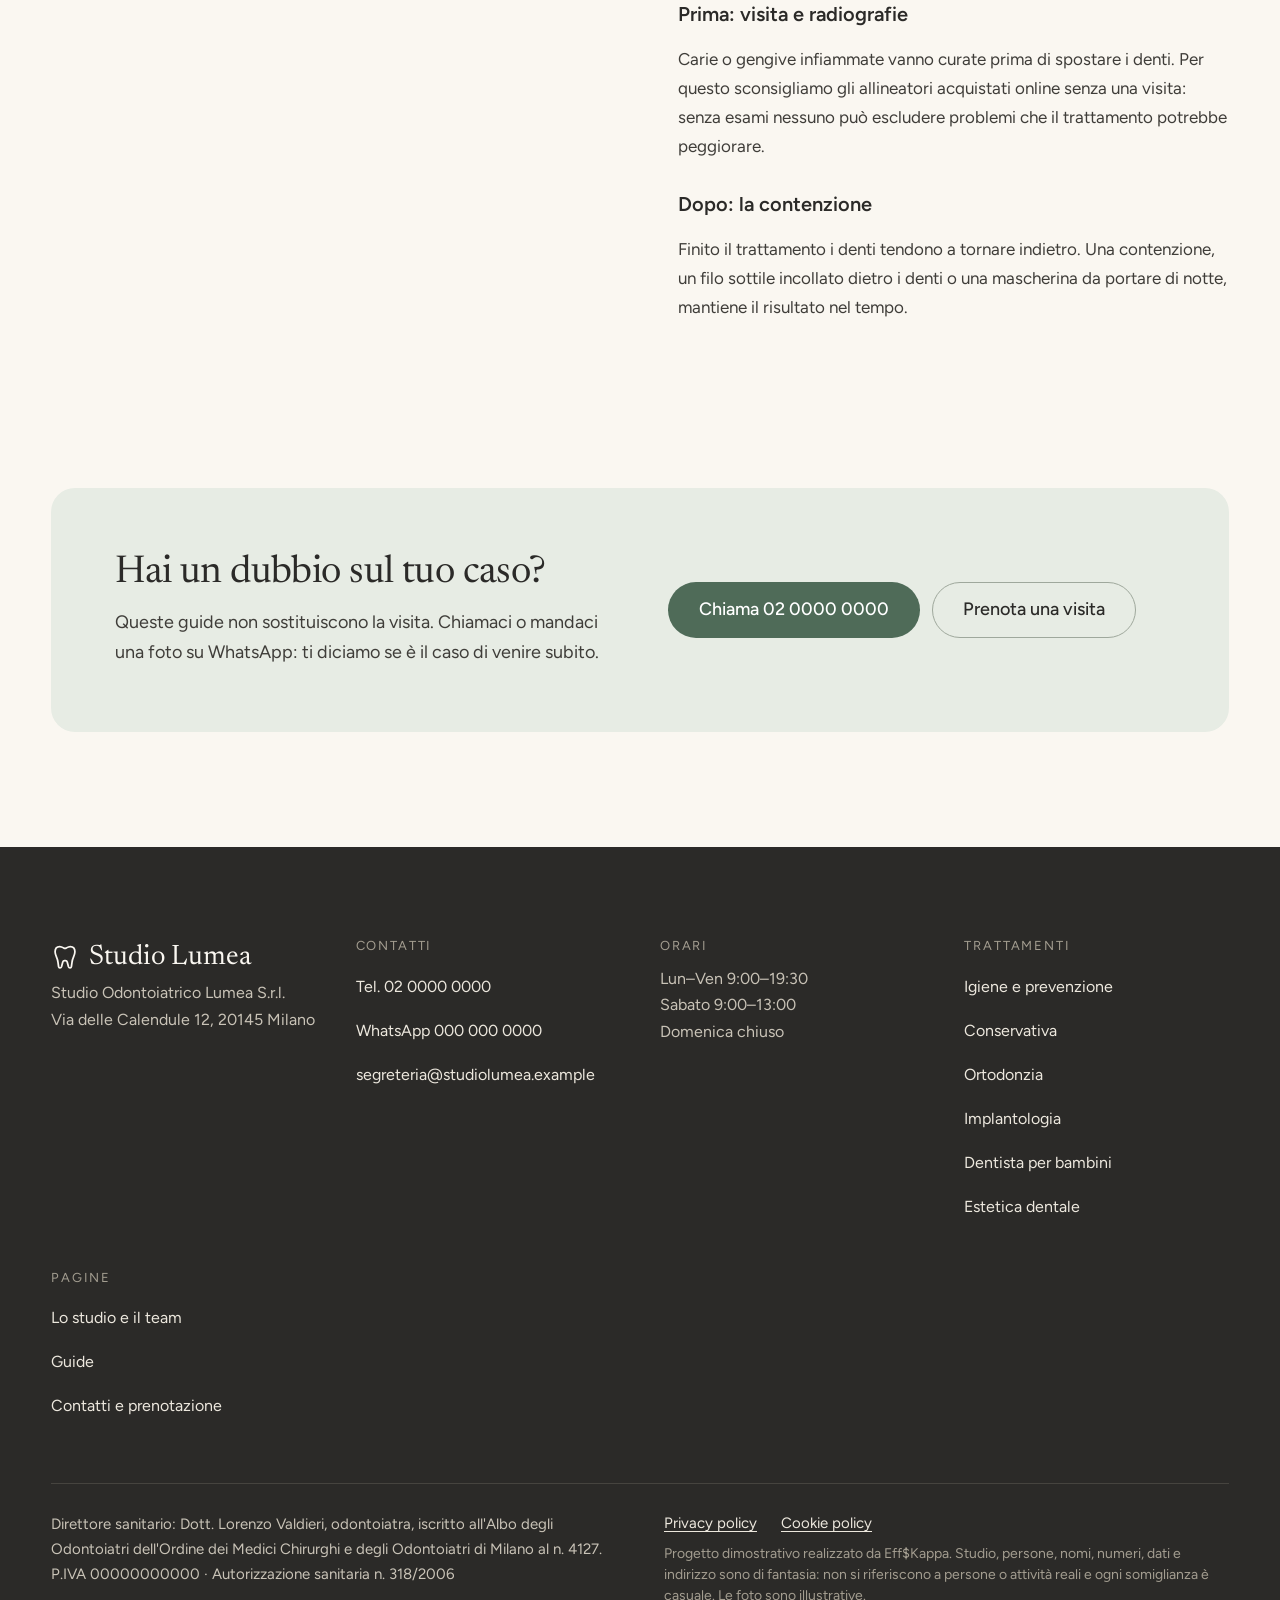
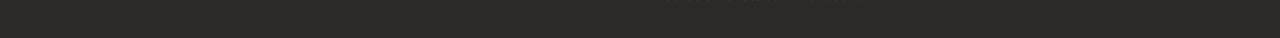
<file: guide.html>
<!DOCTYPE html>
<html lang="it">
<head>
<meta charset="utf-8">
<meta name="viewport" content="width=device-width, initial-scale=1">
<meta name="robots" content="noindex, nofollow">
<title>Guide per la salute dei denti · Studio Odontoiatrico Lumea</title>
<meta name="description" content="Dente rotto o caduto, gengive che sanguinano, allineatori trasparenti: guide brevi e pratiche dello Studio Lumea. Informazioni generali che non sostituiscono la visita.">
<meta name="theme-color" content="#FAF7F1">
<meta property="og:type" content="website">
<meta property="og:locale" content="it_IT">
<meta property="og:site_name" content="Studio Odontoiatrico Lumea">
<meta property="og:title" content="Guide per la salute dei denti · Studio Odontoiatrico Lumea">
<meta property="og:description" content="Dente rotto o caduto, gengive che sanguinano, allineatori trasparenti: guide brevi e pratiche dello Studio Lumea. Informazioni generali che non sostituiscono la visita.">
<meta property="og:url" content="https://chillguyzofficial-spec.github.io/StudioLumea_Dentistico/guide.html">
<meta property="og:image" content="https://chillguyzofficial-spec.github.io/StudioLumea_Dentistico/assets/og.jpg">
<meta property="og:image:width" content="1200">
<meta property="og:image:height" content="630">
<meta name="twitter:card" content="summary_large_image">

<link rel="icon" href="assets/favicon.svg" type="image/svg+xml">
<link rel="preconnect" href="https://fonts.googleapis.com">
<link rel="preconnect" href="https://fonts.gstatic.com" crossorigin>
<link href="https://fonts.googleapis.com/css2?family=Figtree:wght@400;500;600&amp;family=Newsreader:opsz,wght@6..72,400;6..72,500&amp;display=swap" rel="stylesheet">
<link rel="stylesheet" href="css/styles.css?v=21">
<script>document.documentElement.classList.add('js')</script>
</head>
<body>
<a class="skip" href="#main">Vai al contenuto</a>
<div class="header-spacer"></div>
<header class="site-header">
  <div class="header-in">
    <a class="brand" href="index.html">
      <span class="brand__mark"><svg class="ico" viewBox="0 0 24 24" fill="none" stroke="currentColor" stroke-width="1.5" stroke-linecap="round" stroke-linejoin="round" aria-hidden="true" focusable="false"><path d="M7.5 3C5 3 3.5 5 3.5 7.6c0 2 .7 3.4 1.4 4.9.6 1.3.9 2.7 1.1 4.1l.5 3.6c.1.6.6 1.1 1.2 1.1s1.1-.4 1.3-1l1.1-4.1c.2-.7.8-1.2 1.5-1.2h.8c.7 0 1.3.5 1.5 1.2l1.1 4.1c.2.6.7 1 1.3 1s1.1-.5 1.2-1.1l.5-3.6c.2-1.4.5-2.8 1.1-4.1.7-1.5 1.4-2.9 1.4-4.9C20.5 5 19 3 16.5 3c-1.7 0-2.8.9-3.6 1.4-.6.3-1.2.3-1.8 0C10.3 3.9 9.2 3 7.5 3z"/></svg></span>
      <span class="brand__txt">
        <span class="brand__name">Studio Lumea</span>
        <span class="brand__sub">Odontoiatria · Milano</span>
      </span>
    </a>
    <nav class="nav" aria-label="Menu principale">
      <a class="nav__link" href="index.html">Home</a>
      <div class="nav__drop">
        <a class="nav__link" href="trattamenti.html">Trattamenti<svg class="nav__caret" viewBox="0 0 12 8" aria-hidden="true"><path d="M1 1.5l5 5 5-5" fill="none" stroke="currentColor" stroke-width="1.5"/></svg></a>
        <div class="nav__panel">
          <a href="igiene-dentale.html"><svg class="ico" viewBox="0 0 24 24" fill="none" stroke="currentColor" stroke-width="1.5" stroke-linecap="round" stroke-linejoin="round" aria-hidden="true" focusable="false"><path d="M12 21v-9.5"/><rect x="9.5" y="2.5" width="5" height="9" rx="1.6"/><path d="M9.5 5.2H7.2M9.5 7.6H7.2M9.5 10H7.2"/></svg><span>Igiene e prevenzione</span></a>
          <a href="conservativa.html"><svg class="ico" viewBox="0 0 24 24" fill="none" stroke="currentColor" stroke-width="1.5" stroke-linecap="round" stroke-linejoin="round" aria-hidden="true" focusable="false"><path d="M7.5 3C5 3 3.5 5 3.5 7.6c0 2 .7 3.4 1.4 4.9.6 1.3.9 2.7 1.1 4.1l.5 3.6c.1.6.6 1.1 1.2 1.1s1.1-.4 1.3-1l1.1-4.1c.2-.7.8-1.2 1.5-1.2h.8c.7 0 1.3.5 1.5 1.2l1.1 4.1c.2.6.7 1 1.3 1s1.1-.5 1.2-1.1l.5-3.6c.2-1.4.5-2.8 1.1-4.1.7-1.5 1.4-2.9 1.4-4.9C20.5 5 19 3 16.5 3c-1.7 0-2.8.9-3.6 1.4-.6.3-1.2.3-1.8 0C10.3 3.9 9.2 3 7.5 3z"/><path d="M10 7.2c.6.9 1.4 1.3 2 1.3s1.4-.4 2-1.3"/></svg><span>Conservativa</span></a>
          <a href="ortodonzia.html"><svg class="ico" viewBox="0 0 24 24" fill="none" stroke="currentColor" stroke-width="1.5" stroke-linecap="round" stroke-linejoin="round" aria-hidden="true" focusable="false"><path d="M7.5 3C5 3 3.5 5 3.5 7.6c0 2 .7 3.4 1.4 4.9.6 1.3.9 2.7 1.1 4.1l.5 3.6c.1.6.6 1.1 1.2 1.1s1.1-.4 1.3-1l1.1-4.1c.2-.7.8-1.2 1.5-1.2h.8c.7 0 1.3.5 1.5 1.2l1.1 4.1c.2.6.7 1 1.3 1s1.1-.5 1.2-1.1l.5-3.6c.2-1.4.5-2.8 1.1-4.1.7-1.5 1.4-2.9 1.4-4.9C20.5 5 19 3 16.5 3c-1.7 0-2.8.9-3.6 1.4-.6.3-1.2.3-1.8 0C10.3 3.9 9.2 3 7.5 3z"/><rect x="9.6" y="7.4" width="4.8" height="3.4" rx=".8"/><path d="M3.6 9.1h6M14.4 9.1h6"/></svg><span>Ortodonzia</span></a>
          <a href="implantologia.html"><svg class="ico" viewBox="0 0 24 24" fill="none" stroke="currentColor" stroke-width="1.5" stroke-linecap="round" stroke-linejoin="round" aria-hidden="true" focusable="false"><path d="M6.5 5c0-1.3 1.2-2.1 2.4-1.7l3.1.9 3.1-.9c1.2-.4 2.4.4 2.4 1.7 0 1.9-.9 3.3-1.5 4.4h-8C7.4 8.3 6.5 6.9 6.5 5z"/><path d="M9.5 9.4v1.8h5V9.4"/><path d="M10.2 11.2h3.6l-.6 9.3c0 .4-.3.7-.7.7h-1c-.4 0-.7-.3-.7-.7z"/><path d="M9.6 13.8h4.8M9.8 16.4h4.4M10.1 19h3.8"/></svg><span>Implantologia</span></a>
          <a href="pedodonzia.html"><svg class="ico" viewBox="0 0 24 24" fill="none" stroke="currentColor" stroke-width="1.5" stroke-linecap="round" stroke-linejoin="round" aria-hidden="true" focusable="false"><path d="M7.5 3C5 3 3.5 5 3.5 7.6c0 2 .7 3.4 1.4 4.9.6 1.3.9 2.7 1.1 4.1l.5 3.6c.1.6.6 1.1 1.2 1.1s1.1-.4 1.3-1l1.1-4.1c.2-.7.8-1.2 1.5-1.2h.8c.7 0 1.3.5 1.5 1.2l1.1 4.1c.2.6.7 1 1.3 1s1.1-.5 1.2-1.1l.5-3.6c.2-1.4.5-2.8 1.1-4.1.7-1.5 1.4-2.9 1.4-4.9C20.5 5 19 3 16.5 3c-1.7 0-2.8.9-3.6 1.4-.6.3-1.2.3-1.8 0C10.3 3.9 9.2 3 7.5 3z"/><path d="M9.6 9.6c1.3 1.2 3.5 1.2 4.8 0"/><circle cx="9.6" cy="7" r=".4" fill="currentColor"/><circle cx="14.4" cy="7" r=".4" fill="currentColor"/></svg><span>Dentista per bambini</span></a>
          <a href="estetica-dentale.html"><svg class="ico" viewBox="0 0 24 24" fill="none" stroke="currentColor" stroke-width="1.5" stroke-linecap="round" stroke-linejoin="round" aria-hidden="true" focusable="false"><path d="M7.5 3C5 3 3.5 5 3.5 7.6c0 2 .7 3.4 1.4 4.9.6 1.3.9 2.7 1.1 4.1l.5 3.6c.1.6.6 1.1 1.2 1.1s1.1-.4 1.3-1l1.1-4.1c.2-.7.8-1.2 1.5-1.2h.8c.7 0 1.3.5 1.5 1.2l1.1 4.1c.2.6.7 1 1.3 1s1.1-.5 1.2-1.1l.5-3.6c.2-1.4.5-2.8 1.1-4.1.7-1.5 1.4-2.9 1.4-4.9C20.5 5 19 3 16.5 3c-1.7 0-2.8.9-3.6 1.4-.6.3-1.2.3-1.8 0C10.3 3.9 9.2 3 7.5 3z"/><path d="M12 6.2l.6 1.5 1.5.6-1.5.6-.6 1.5-.6-1.5-1.5-.6 1.5-.6z"/></svg><span>Estetica dentale</span></a>
          <a class="nav__all" href="trattamenti.html">Tutti i trattamenti →</a>
        </div>
      </div>
      <a class="nav__link" href="studio.html">Lo studio e il team</a>
      <a class="nav__link" href="guide.html" aria-current="page">Guide</a>
      <a class="nav__link" href="contatti.html">Contatti</a>
      <a class="nav__tel" href="tel:+390200000000">02 0000 0000</a>
      <a class="btn btn--primary" href="contatti.html#prenota">Prenota una visita</a>
    </nav>
    <button class="menu-toggle" type="button" data-menu-open aria-controls="mobile-menu" aria-expanded="false">
      <span class="menu-toggle__bars" aria-hidden="true"><span></span><span></span></span>Menu
    </button>
  </div>
</header>
<div class="mobile-menu" id="mobile-menu" aria-hidden="true" role="dialog" aria-modal="true" aria-label="Menu">
  <div class="mobile-menu__top">
    <span class="brand"><span class="brand__mark"><svg class="ico" viewBox="0 0 24 24" fill="none" stroke="currentColor" stroke-width="1.5" stroke-linecap="round" stroke-linejoin="round" aria-hidden="true" focusable="false"><path d="M7.5 3C5 3 3.5 5 3.5 7.6c0 2 .7 3.4 1.4 4.9.6 1.3.9 2.7 1.1 4.1l.5 3.6c.1.6.6 1.1 1.2 1.1s1.1-.4 1.3-1l1.1-4.1c.2-.7.8-1.2 1.5-1.2h.8c.7 0 1.3.5 1.5 1.2l1.1 4.1c.2.6.7 1 1.3 1s1.1-.5 1.2-1.1l.5-3.6c.2-1.4.5-2.8 1.1-4.1.7-1.5 1.4-2.9 1.4-4.9C20.5 5 19 3 16.5 3c-1.7 0-2.8.9-3.6 1.4-.6.3-1.2.3-1.8 0C10.3 3.9 9.2 3 7.5 3z"/></svg></span><span class="brand__name">Studio Lumea</span></span>
    <button class="menu-toggle" type="button" data-menu-close>Chiudi</button>
  </div>
  <nav class="mobile-menu__nav" aria-label="Menu mobile">
    <a href="index.html" data-menu-close>Home</a>
    <a href="trattamenti.html" data-menu-close>Trattamenti</a>
    <div class="mobile-menu__sub">
      <a href="igiene-dentale.html" data-menu-close><svg class="ico" viewBox="0 0 24 24" fill="none" stroke="currentColor" stroke-width="1.5" stroke-linecap="round" stroke-linejoin="round" aria-hidden="true" focusable="false"><path d="M12 21v-9.5"/><rect x="9.5" y="2.5" width="5" height="9" rx="1.6"/><path d="M9.5 5.2H7.2M9.5 7.6H7.2M9.5 10H7.2"/></svg>Igiene e prevenzione</a>
      <a href="conservativa.html" data-menu-close><svg class="ico" viewBox="0 0 24 24" fill="none" stroke="currentColor" stroke-width="1.5" stroke-linecap="round" stroke-linejoin="round" aria-hidden="true" focusable="false"><path d="M7.5 3C5 3 3.5 5 3.5 7.6c0 2 .7 3.4 1.4 4.9.6 1.3.9 2.7 1.1 4.1l.5 3.6c.1.6.6 1.1 1.2 1.1s1.1-.4 1.3-1l1.1-4.1c.2-.7.8-1.2 1.5-1.2h.8c.7 0 1.3.5 1.5 1.2l1.1 4.1c.2.6.7 1 1.3 1s1.1-.5 1.2-1.1l.5-3.6c.2-1.4.5-2.8 1.1-4.1.7-1.5 1.4-2.9 1.4-4.9C20.5 5 19 3 16.5 3c-1.7 0-2.8.9-3.6 1.4-.6.3-1.2.3-1.8 0C10.3 3.9 9.2 3 7.5 3z"/><path d="M10 7.2c.6.9 1.4 1.3 2 1.3s1.4-.4 2-1.3"/></svg>Conservativa</a>
      <a href="ortodonzia.html" data-menu-close><svg class="ico" viewBox="0 0 24 24" fill="none" stroke="currentColor" stroke-width="1.5" stroke-linecap="round" stroke-linejoin="round" aria-hidden="true" focusable="false"><path d="M7.5 3C5 3 3.5 5 3.5 7.6c0 2 .7 3.4 1.4 4.9.6 1.3.9 2.7 1.1 4.1l.5 3.6c.1.6.6 1.1 1.2 1.1s1.1-.4 1.3-1l1.1-4.1c.2-.7.8-1.2 1.5-1.2h.8c.7 0 1.3.5 1.5 1.2l1.1 4.1c.2.6.7 1 1.3 1s1.1-.5 1.2-1.1l.5-3.6c.2-1.4.5-2.8 1.1-4.1.7-1.5 1.4-2.9 1.4-4.9C20.5 5 19 3 16.5 3c-1.7 0-2.8.9-3.6 1.4-.6.3-1.2.3-1.8 0C10.3 3.9 9.2 3 7.5 3z"/><rect x="9.6" y="7.4" width="4.8" height="3.4" rx=".8"/><path d="M3.6 9.1h6M14.4 9.1h6"/></svg>Ortodonzia</a>
      <a href="implantologia.html" data-menu-close><svg class="ico" viewBox="0 0 24 24" fill="none" stroke="currentColor" stroke-width="1.5" stroke-linecap="round" stroke-linejoin="round" aria-hidden="true" focusable="false"><path d="M6.5 5c0-1.3 1.2-2.1 2.4-1.7l3.1.9 3.1-.9c1.2-.4 2.4.4 2.4 1.7 0 1.9-.9 3.3-1.5 4.4h-8C7.4 8.3 6.5 6.9 6.5 5z"/><path d="M9.5 9.4v1.8h5V9.4"/><path d="M10.2 11.2h3.6l-.6 9.3c0 .4-.3.7-.7.7h-1c-.4 0-.7-.3-.7-.7z"/><path d="M9.6 13.8h4.8M9.8 16.4h4.4M10.1 19h3.8"/></svg>Implantologia</a>
      <a href="pedodonzia.html" data-menu-close><svg class="ico" viewBox="0 0 24 24" fill="none" stroke="currentColor" stroke-width="1.5" stroke-linecap="round" stroke-linejoin="round" aria-hidden="true" focusable="false"><path d="M7.5 3C5 3 3.5 5 3.5 7.6c0 2 .7 3.4 1.4 4.9.6 1.3.9 2.7 1.1 4.1l.5 3.6c.1.6.6 1.1 1.2 1.1s1.1-.4 1.3-1l1.1-4.1c.2-.7.8-1.2 1.5-1.2h.8c.7 0 1.3.5 1.5 1.2l1.1 4.1c.2.6.7 1 1.3 1s1.1-.5 1.2-1.1l.5-3.6c.2-1.4.5-2.8 1.1-4.1.7-1.5 1.4-2.9 1.4-4.9C20.5 5 19 3 16.5 3c-1.7 0-2.8.9-3.6 1.4-.6.3-1.2.3-1.8 0C10.3 3.9 9.2 3 7.5 3z"/><path d="M9.6 9.6c1.3 1.2 3.5 1.2 4.8 0"/><circle cx="9.6" cy="7" r=".4" fill="currentColor"/><circle cx="14.4" cy="7" r=".4" fill="currentColor"/></svg>Dentista per bambini</a>
      <a href="estetica-dentale.html" data-menu-close><svg class="ico" viewBox="0 0 24 24" fill="none" stroke="currentColor" stroke-width="1.5" stroke-linecap="round" stroke-linejoin="round" aria-hidden="true" focusable="false"><path d="M7.5 3C5 3 3.5 5 3.5 7.6c0 2 .7 3.4 1.4 4.9.6 1.3.9 2.7 1.1 4.1l.5 3.6c.1.6.6 1.1 1.2 1.1s1.1-.4 1.3-1l1.1-4.1c.2-.7.8-1.2 1.5-1.2h.8c.7 0 1.3.5 1.5 1.2l1.1 4.1c.2.6.7 1 1.3 1s1.1-.5 1.2-1.1l.5-3.6c.2-1.4.5-2.8 1.1-4.1.7-1.5 1.4-2.9 1.4-4.9C20.5 5 19 3 16.5 3c-1.7 0-2.8.9-3.6 1.4-.6.3-1.2.3-1.8 0C10.3 3.9 9.2 3 7.5 3z"/><path d="M12 6.2l.6 1.5 1.5.6-1.5.6-.6 1.5-.6-1.5-1.5-.6 1.5-.6z"/></svg>Estetica dentale</a>
    </div>
    <a href="studio.html" data-menu-close>Lo studio e il team</a>
    <a href="guide.html" aria-current="page" data-menu-close>Guide</a>
    <a href="contatti.html" data-menu-close>Contatti</a>
  </nav>
  <div class="mobile-menu__foot">
    <a class="btn btn--primary" href="contatti.html#prenota" data-menu-close>Prenota una visita</a>
    <div class="row">
      <a class="btn btn--ghost btn--sm" href="tel:+390200000000">Chiama</a>
      <a class="btn btn--ghost btn--sm" href="https://wa.me/390000000000" target="_blank" rel="noopener">WhatsApp</a>
    </div>
    <p>Via delle Calendule 12, 20145 Milano<br>Lun–Ven 9:00–19:30 · Sab 9:00–13:00</p>
  </div>
</div>
<div class="mobile-bar">
  <a class="btn btn--ghost" href="tel:+390200000000">Chiama</a>
  <a class="btn btn--primary" href="contatti.html#prenota">Prenota una visita</a>
</div>

<main id="main">
<section class="page-head">
  <div class="wrap">
    <div class="page-head__text" data-reveal>
      <span class="eyebrow">Guide</span>
      <h1 class="h1">Piccole guide per la salute dei tuoi denti.</h1>
      <p class="lead">Le risposte pratiche alle situazioni che ci raccontano più spesso al telefono. Sono informazioni generali: se hai un dubbio sul tuo caso, chiamaci.</p>
    </div>
    <nav class="chips" aria-label="Indice delle guide" data-reveal="100">
      <a class="chip chip--ico" href="#dente-rotto"><svg class="ico" viewBox="0 0 24 24" fill="none" stroke="currentColor" stroke-width="1.5" stroke-linecap="round" stroke-linejoin="round" aria-hidden="true" focusable="false"><path d="M7.5 3C5 3 3.5 5 3.5 7.6c0 2 .7 3.4 1.4 4.9.6 1.3.9 2.7 1.1 4.1l.5 3.6c.1.6.6 1.1 1.2 1.1s1.1-.4 1.3-1l1.1-4.1c.2-.7.8-1.2 1.5-1.2h.8c.7 0 1.3.5 1.5 1.2l1.1 4.1c.2.6.7 1 1.3 1s1.1-.5 1.2-1.1l.5-3.6c.2-1.4.5-2.8 1.1-4.1.7-1.5 1.4-2.9 1.4-4.9C20.5 5 19 3 16.5 3c-1.7 0-2.8.9-3.6 1.4-.6.3-1.2.3-1.8 0C10.3 3.9 9.2 3 7.5 3z"/></svg>Si è rotto o è caduto un dente</a>
      <a class="chip chip--ico" href="#gengive"><svg class="ico" viewBox="0 0 24 24" fill="none" stroke="currentColor" stroke-width="1.5" stroke-linecap="round" stroke-linejoin="round" aria-hidden="true" focusable="false"><path d="M12 3.2s6 6.4 6 10.8a6 6 0 0 1-12 0c0-4.4 6-10.8 6-10.8z"/><path d="M9.2 14.5a2.8 2.8 0 0 0 2.8 2.8"/></svg>Gengive che sanguinano</a>
      <a class="chip chip--ico" href="#allineatori"><svg class="ico" viewBox="0 0 24 24" fill="none" stroke="currentColor" stroke-width="1.5" stroke-linecap="round" stroke-linejoin="round" aria-hidden="true" focusable="false"><path d="M7.5 3C5 3 3.5 5 3.5 7.6c0 2 .7 3.4 1.4 4.9.6 1.3.9 2.7 1.1 4.1l.5 3.6c.1.6.6 1.1 1.2 1.1s1.1-.4 1.3-1l1.1-4.1c.2-.7.8-1.2 1.5-1.2h.8c.7 0 1.3.5 1.5 1.2l1.1 4.1c.2.6.7 1 1.3 1s1.1-.5 1.2-1.1l.5-3.6c.2-1.4.5-2.8 1.1-4.1.7-1.5 1.4-2.9 1.4-4.9C20.5 5 19 3 16.5 3c-1.7 0-2.8.9-3.6 1.4-.6.3-1.2.3-1.8 0C10.3 3.9 9.2 3 7.5 3z"/><rect x="9.6" y="7.4" width="4.8" height="3.4" rx=".8"/><path d="M3.6 9.1h6M14.4 9.1h6"/></svg>Allineatori trasparenti</a>
    </nav>
  </div>
</section>

<div class="wrap guides">
  <article class="guide" id="dente-rotto">
    <header class="guide__head" data-reveal>
      <span class="guide__ico"><svg class="ico" viewBox="0 0 24 24" fill="none" stroke="currentColor" stroke-width="1.5" stroke-linecap="round" stroke-linejoin="round" aria-hidden="true" focusable="false"><path d="M7.5 3C5 3 3.5 5 3.5 7.6c0 2 .7 3.4 1.4 4.9.6 1.3.9 2.7 1.1 4.1l.5 3.6c.1.6.6 1.1 1.2 1.1s1.1-.4 1.3-1l1.1-4.1c.2-.7.8-1.2 1.5-1.2h.8c.7 0 1.3.5 1.5 1.2l1.1 4.1c.2.6.7 1 1.3 1s1.1-.5 1.2-1.1l.5-3.6c.2-1.4.5-2.8 1.1-4.1.7-1.5 1.4-2.9 1.4-4.9C20.5 5 19 3 16.5 3c-1.7 0-2.8.9-3.6 1.4-.6.3-1.2.3-1.8 0C10.3 3.9 9.2 3 7.5 3z"/></svg></span>
      <span class="guide__meta">Lettura: 3 minuti · Rivista dallo staff medico dello studio</span>
      <h2 class="guide__title">Si è rotto o è caduto un dente: cosa fare subito</h2>
      <p class="lead">Una caduta, una pallonata, un boccone duro: un dente scheggiato o caduto spaventa, ma nei primi minuti si può fare molto. Ecco cosa fare, in ordine.</p>
    </header>
    <div class="guide__body" data-reveal="100">
        <h3>Se il dente si è scheggiato o rotto</h3>
        <ul>
          <li>Sciacqua la bocca con acqua tiepida.</li>
          <li>Se trovi il frammento, conservalo in un bicchiere con un po' di latte o d'acqua e portalo con te: a volte si può riattaccare.</li>
          <li>Se la guancia si gonfia, appoggia un impacco freddo dall'esterno.</li>
          <li>Chiama lo studio: anche se non fa male, un dente rotto va controllato presto.</li>
        </ul>
        <h3>Se è caduto un dente definitivo: ogni minuto conta</h3>
        <ol>
          <li><strong>Raccoglilo tenendolo per la corona</strong>, la parte bianca che si vede quando sorridi. Non toccare la radice.</li>
          <li><strong>Se è sporco, sciacqualo pochi secondi</strong> sotto acqua fredda corrente, senza strofinarlo e senza disinfettarlo.</li>
          <li><strong>Se ci riesci, rimettilo subito al suo posto</strong> e mordi delicatamente un fazzoletto pulito per tenerlo fermo.</li>
          <li><strong>Se non è possibile, mettilo in un bicchiere di latte</strong> o di soluzione fisiologica. Non lasciarlo asciugare e non conservarlo in acqua.</li>
          <li><strong>Vieni subito in studio o al Pronto Soccorso.</strong> Un dente rimesso in sede entro 15–60 minuti ha le maggiori possibilità di salvarsi.</li>
        </ol>
        <h3>Se è caduto un dente da latte</h3>
        <p>Non va rimesso al suo posto: si rischia di danneggiare il dente definitivo che sta crescendo sotto. Porta comunque il bambino a un controllo nei giorni successivi.</p>
        <p class="guide__alert">Se dopo la caduta ci sono stati perdita di coscienza, vomito, forte mal di testa o ferite che sanguinano molto, rivolgiti subito al Pronto Soccorso o chiama il 112.</p>
    </div>
  </article>
  <article class="guide" id="gengive">
    <header class="guide__head" data-reveal>
      <span class="guide__ico"><svg class="ico" viewBox="0 0 24 24" fill="none" stroke="currentColor" stroke-width="1.5" stroke-linecap="round" stroke-linejoin="round" aria-hidden="true" focusable="false"><path d="M12 3.2s6 6.4 6 10.8a6 6 0 0 1-12 0c0-4.4 6-10.8 6-10.8z"/><path d="M9.2 14.5a2.8 2.8 0 0 0 2.8 2.8"/></svg></span>
      <span class="guide__meta">Lettura: 2 minuti · Rivista dallo staff medico dello studio</span>
      <h2 class="guide__title">Gengive che sanguinano: quando preoccuparsi</h2>
      <p class="lead">Vedere un po' di sangue sullo spazzolino capita a molti, ed è facile pensare che sia normale. Non lo è: le gengive sane non sanguinano. La buona notizia è che, preso in tempo, il problema è quasi sempre reversibile.</p>
    </header>
    <div class="guide__body" data-reveal="100">
        <h3>Da cosa dipende</h3>
        <p>Nella maggior parte dei casi è una gengivite: un'infiammazione causata dalla placca che resta lungo il bordo delle gengive. Si risolve con una pulizia professionale e una buona igiene a casa.</p>
        <h3>Cosa fare a casa</h3>
        <ul>
          <li>Non smettere di lavare i denti dove sanguina: è un errore comune. Spazzola con delicatezza, con setole morbide.</li>
          <li>Usa ogni giorno filo interdentale o scovolini: la placca tra i denti è la causa più frequente.</li>
          <li>Con un'igiene accurata, il sanguinamento di solito si riduce nel giro di qualche giorno.</li>
        </ul>
        <h3>Quando prenotare una visita</h3>
        <ul>
          <li>Se dopo 10–14 giorni di igiene accurata il sanguinamento non migliora.</li>
          <li>Subito, se noti gengive che si ritirano, alito cattivo che non passa, denti che si muovono o cambiano posizione: possono essere segnali di parodontite, un'infiammazione dei tessuti che sostengono il dente.</li>
        </ul>
        <h3>Due casi particolari</h3>
        <p>Il fumo può ridurre il sanguinamento e nascondere un'infiammazione: chi fuma dovrebbe fare controlli regolari anche se le gengive non sanguinano. In gravidanza le gengive sanguinano più facilmente per i cambiamenti ormonali: una seduta di igiene è utile e si può fare tranquillamente.</p>
    </div>
  </article>
  <article class="guide" id="allineatori">
    <header class="guide__head" data-reveal>
      <span class="guide__ico"><svg class="ico" viewBox="0 0 24 24" fill="none" stroke="currentColor" stroke-width="1.5" stroke-linecap="round" stroke-linejoin="round" aria-hidden="true" focusable="false"><path d="M7.5 3C5 3 3.5 5 3.5 7.6c0 2 .7 3.4 1.4 4.9.6 1.3.9 2.7 1.1 4.1l.5 3.6c.1.6.6 1.1 1.2 1.1s1.1-.4 1.3-1l1.1-4.1c.2-.7.8-1.2 1.5-1.2h.8c.7 0 1.3.5 1.5 1.2l1.1 4.1c.2.6.7 1 1.3 1s1.1-.5 1.2-1.1l.5-3.6c.2-1.4.5-2.8 1.1-4.1.7-1.5 1.4-2.9 1.4-4.9C20.5 5 19 3 16.5 3c-1.7 0-2.8.9-3.6 1.4-.6.3-1.2.3-1.8 0C10.3 3.9 9.2 3 7.5 3z"/><rect x="9.6" y="7.4" width="4.8" height="3.4" rx=".8"/><path d="M3.6 9.1h6M14.4 9.1h6"/></svg></span>
      <span class="guide__meta">Lettura: 3 minuti · Rivista dallo staff medico dello studio</span>
      <h2 class="guide__title">Allineatori trasparenti: cosa sapere prima di iniziare</h2>
      <p class="lead">Gli allineatori sono mascherine trasparenti che spostano i denti un poco alla volta. Sono comodi e quasi invisibili, ma funzionano solo con alcune regole precise.</p>
    </header>
    <div class="guide__body" data-reveal="100">
        <h3>Funzionano se li porti</h3>
        <p>Vanno indossati circa 22 ore al giorno. Si tolgono solo per mangiare e per lavare i denti: lasciarli fuori più a lungo rallenta il trattamento.</p>
        <h3>Nella vita di tutti i giorni</h3>
        <ul>
          <li>Con le mascherine in bocca si beve solo acqua. Per caffè, tè o bibite è meglio toglierle: trattengono zuccheri e possono macchiarsi.</li>
          <li>Prima di rimetterle, lava i denti: altrimenti il cibo resta chiuso a contatto con lo smalto.</li>
          <li>Si cambiano ogni 1–2 settimane, seguendo il piano dell'ortodontista, con controlli periodici in studio.</li>
          <li>Spesso si incollano su alcuni denti piccoli rilievi del colore del dente (attachment), che aiutano le mascherine a guidarli. Alla fine si tolgono.</li>
        </ul>
        <h3>Prima: visita e radiografie</h3>
        <p>Carie o gengive infiammate vanno curate prima di spostare i denti. Per questo sconsigliamo gli allineatori acquistati online senza una visita: senza esami nessuno può escludere problemi che il trattamento potrebbe peggiorare.</p>
        <h3>Dopo: la contenzione</h3>
        <p>Finito il trattamento i denti tendono a tornare indietro. Una contenzione, un filo sottile incollato dietro i denti o una mascherina da portare di notte, mantiene il risultato nel tempo.</p>
    </div>
  </article>

  <div class="cta-panel" data-reveal>
    <div class="stack" style="gap:14px">
      <h2 class="h2">Hai un dubbio sul tuo caso?</h2>
      <p class="text" style="color:var(--ink-2)">Queste guide non sostituiscono la visita. Chiamaci o mandaci una foto su WhatsApp: ti diciamo se è il caso di venire subito.</p>
    </div>
    <div class="actions">
      <a class="btn btn--primary" href="tel:+390200000000">Chiama 02 0000 0000</a>
      <a class="btn btn--ghost" href="contatti.html#prenota">Prenota una visita</a>
    </div>
  </div>
</div>
</main>

<footer class="site-footer">
  <div class="footer-in">
    <div class="footer-cols">
      <div>
        <span class="footer-brand"><svg class="ico" viewBox="0 0 24 24" fill="none" stroke="currentColor" stroke-width="1.5" stroke-linecap="round" stroke-linejoin="round" aria-hidden="true" focusable="false"><path d="M7.5 3C5 3 3.5 5 3.5 7.6c0 2 .7 3.4 1.4 4.9.6 1.3.9 2.7 1.1 4.1l.5 3.6c.1.6.6 1.1 1.2 1.1s1.1-.4 1.3-1l1.1-4.1c.2-.7.8-1.2 1.5-1.2h.8c.7 0 1.3.5 1.5 1.2l1.1 4.1c.2.6.7 1 1.3 1s1.1-.5 1.2-1.1l.5-3.6c.2-1.4.5-2.8 1.1-4.1.7-1.5 1.4-2.9 1.4-4.9C20.5 5 19 3 16.5 3c-1.7 0-2.8.9-3.6 1.4-.6.3-1.2.3-1.8 0C10.3 3.9 9.2 3 7.5 3z"/></svg>Studio Lumea</span>
        <p>Studio Odontoiatrico Lumea S.r.l.<br>Via delle Calendule 12, 20145 Milano</p>
      </div>
      <div>
        <span class="footer-title">Contatti</span>
        <a href="tel:+390200000000">Tel. 02 0000 0000</a>
        <a href="https://wa.me/390000000000" target="_blank" rel="noopener">WhatsApp 000 000 0000</a>
        <a href="mailto:segreteria@studiolumea.example">segreteria@studiolumea.example</a>
      </div>
      <div>
        <span class="footer-title">Orari</span>
        <p>Lun–Ven 9:00–19:30<br>Sabato 9:00–13:00<br>Domenica chiuso</p>
      </div>
      <div>
        <span class="footer-title">Trattamenti</span>
        <a href="igiene-dentale.html">Igiene e prevenzione</a>
        <a href="conservativa.html">Conservativa</a>
        <a href="ortodonzia.html">Ortodonzia</a>
        <a href="implantologia.html">Implantologia</a>
        <a href="pedodonzia.html">Dentista per bambini</a>
        <a href="estetica-dentale.html">Estetica dentale</a>
      </div>
      <div>
        <span class="footer-title">Pagine</span>
        <a href="studio.html">Lo studio e il team</a>
        <a href="guide.html">Guide</a>
        <a href="contatti.html">Contatti e prenotazione</a>
      </div>
    </div>
    <div class="footer-legal">
      <p>Direttore sanitario: Dott. Lorenzo Valdieri, odontoiatra, iscritto all'Albo degli Odontoiatri dell'Ordine dei Medici Chirurghi e degli Odontoiatri di Milano al n. 4127.<br>P.IVA 00000000000 · Autorizzazione sanitaria n. 318/2006</p>
      <div class="footer-links">
        <a href="privacy.html">Privacy policy</a>
        <a href="privacy.html#cookie">Cookie policy</a>
        <small>Progetto dimostrativo realizzato da Eff$Kappa. Studio, persone, nomi, numeri, dati e indirizzo sono di fantasia: non si riferiscono a persone o attività reali e ogni somiglianza è casuale. Le foto sono illustrative.</small>
      </div>
    </div>
  </div>
</footer>
<script src="js/main.js?v=21"></script>
</body>
</html>
</file>
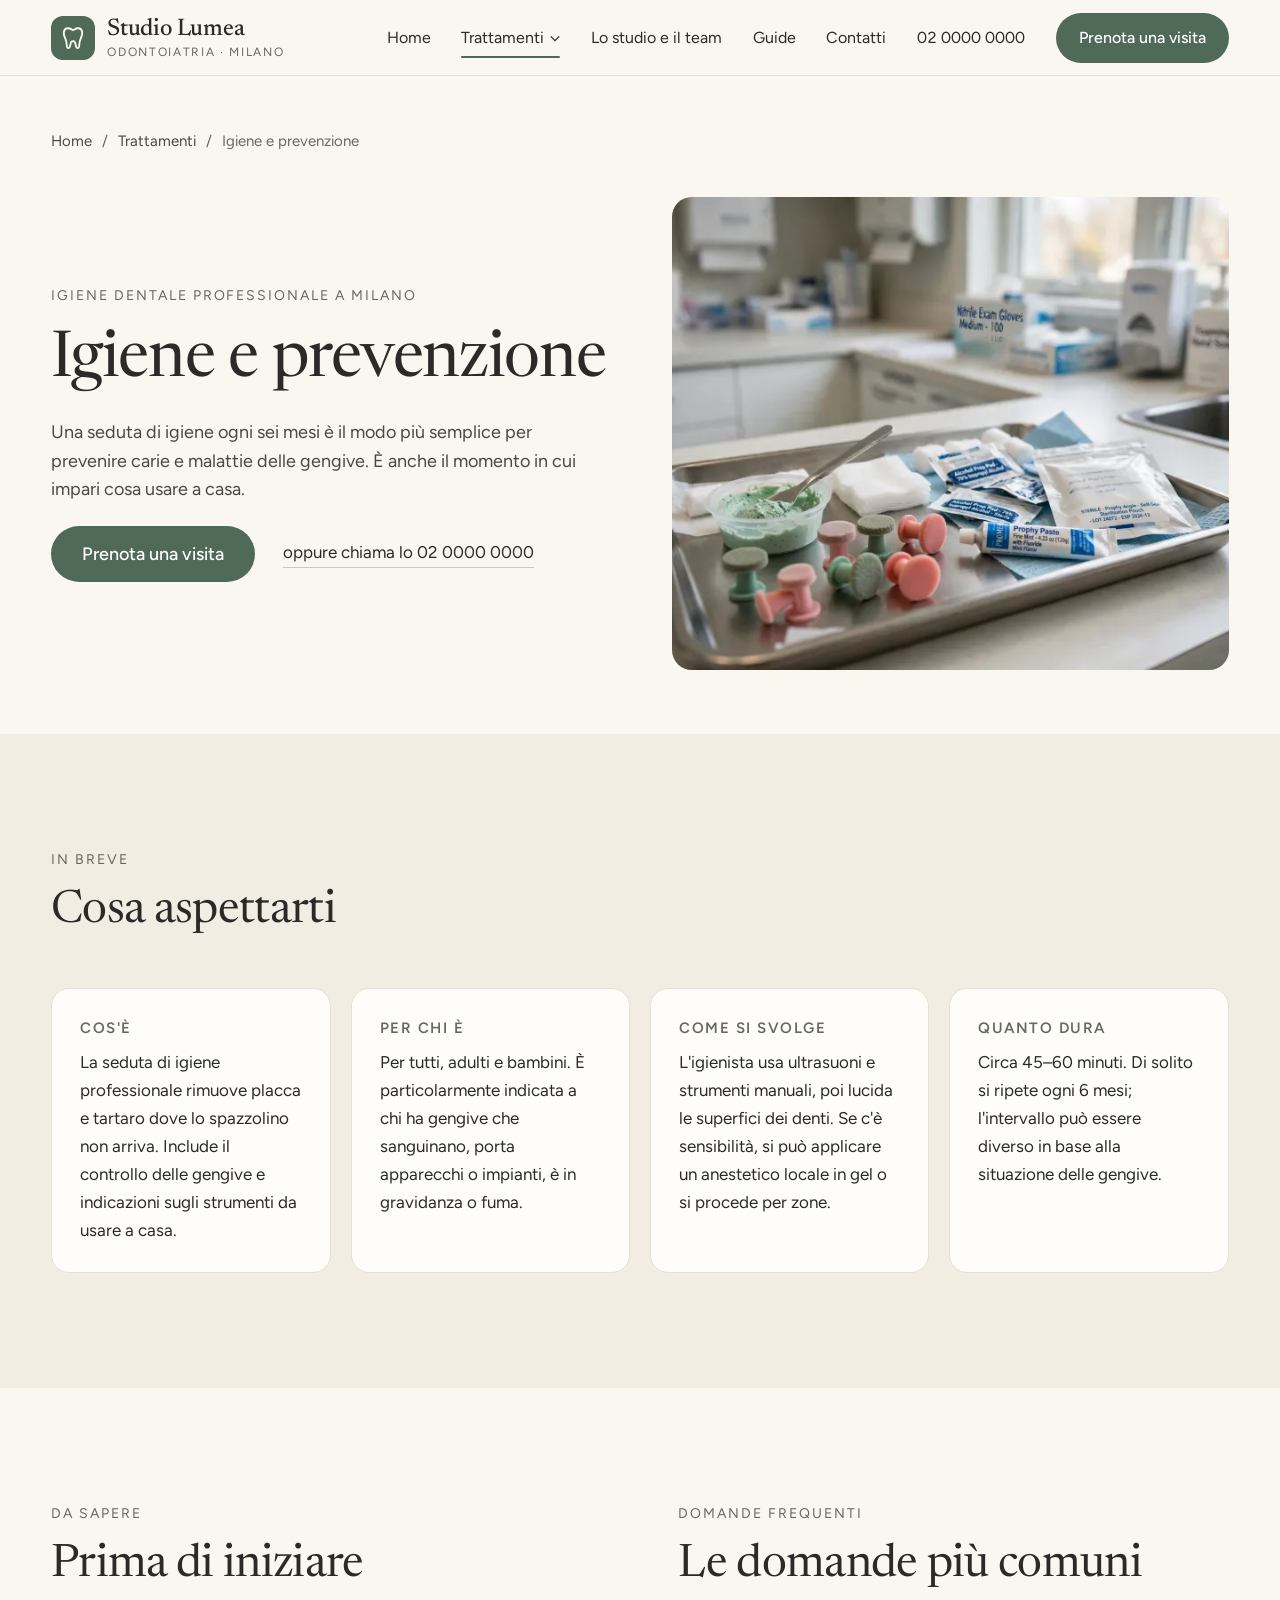
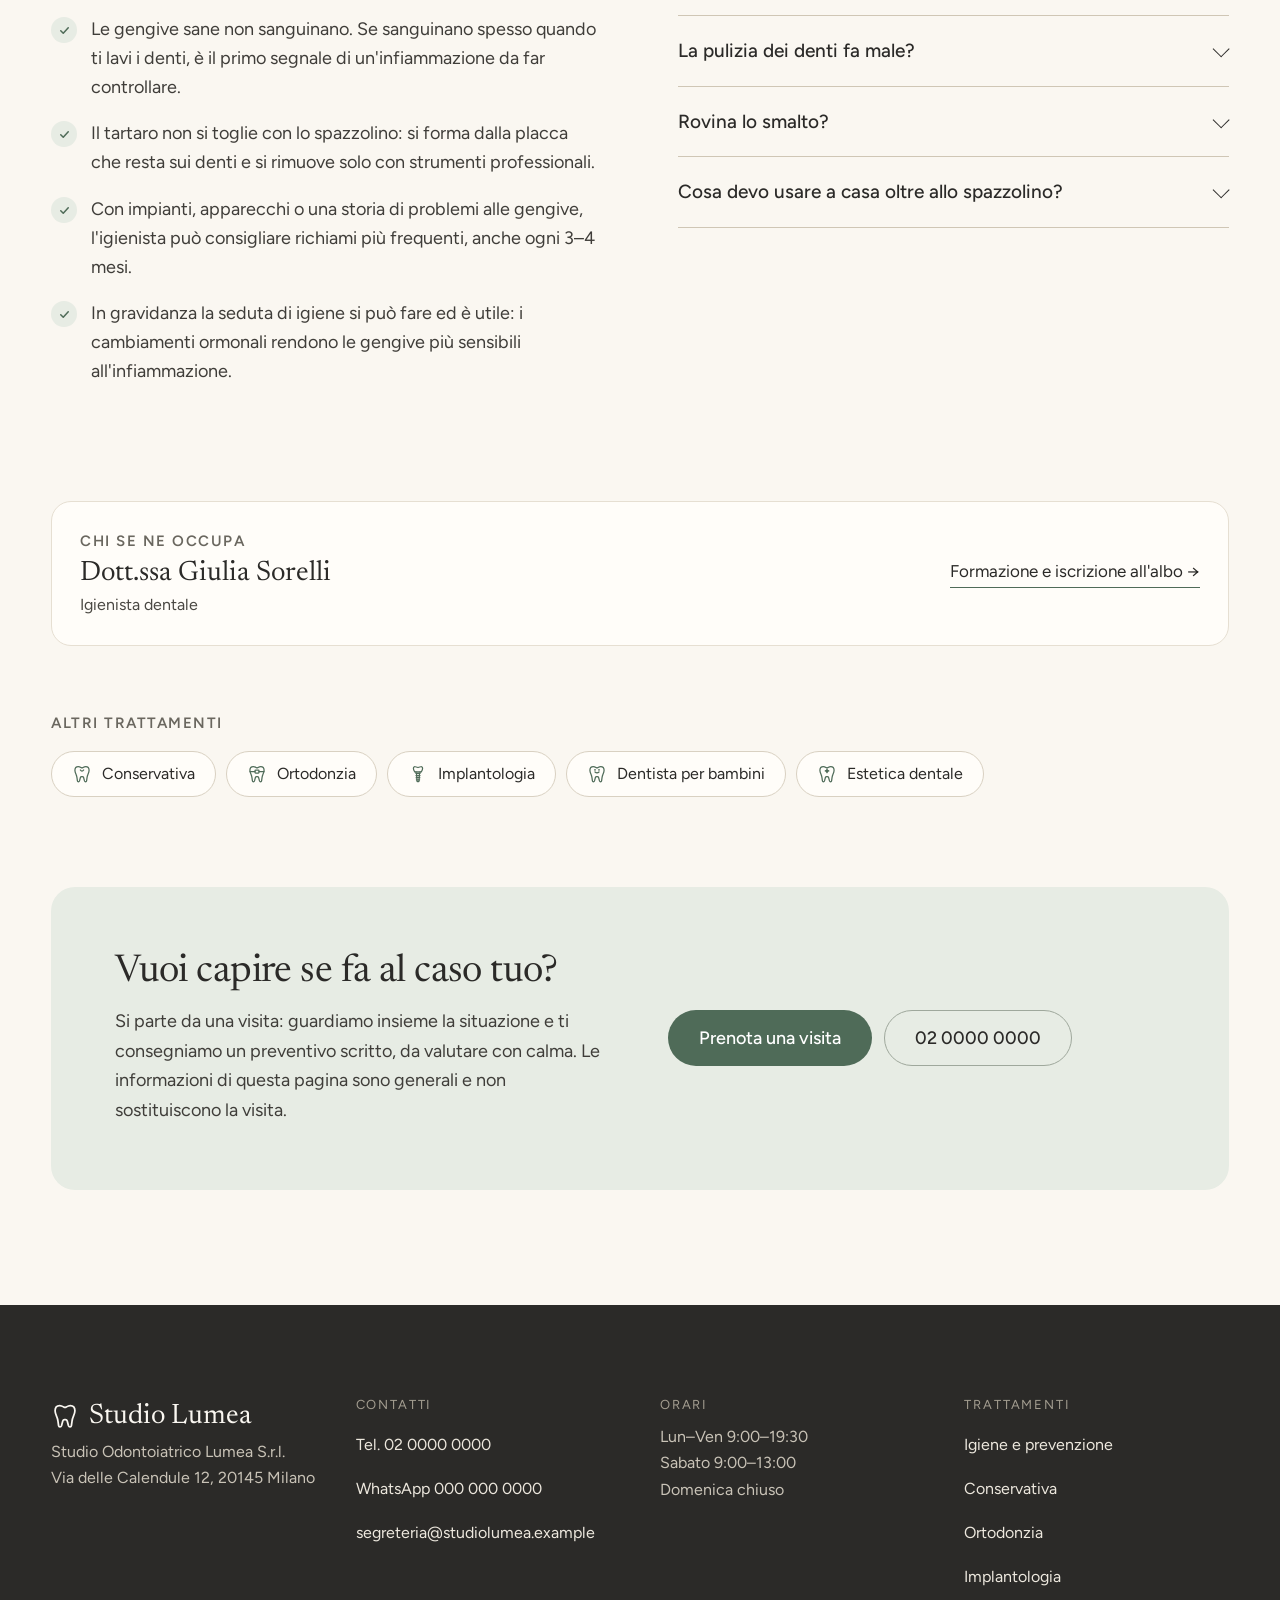
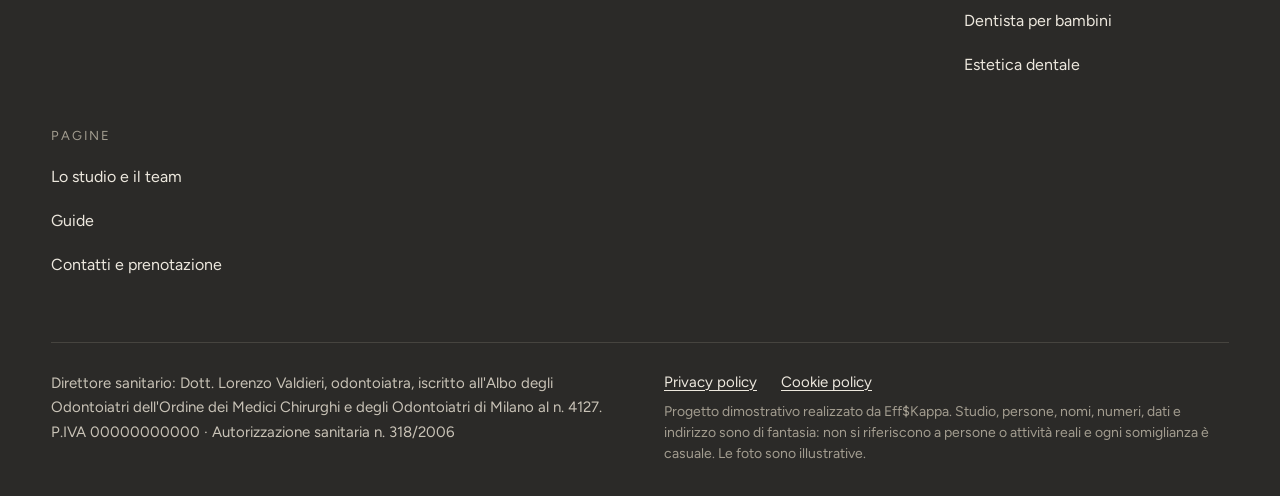
<file: igiene-dentale.html>
<!DOCTYPE html>
<html lang="it">
<head>
<meta charset="utf-8">
<meta name="viewport" content="width=device-width, initial-scale=1">
<meta name="robots" content="noindex, nofollow">
<title>Igiene dentale professionale a Milano · Studio Odontoiatrico Lumea</title>
<meta name="description" content="Pulizia dei denti professionale a Milano, zona Wagner: cosa include la seduta di igiene, ogni quanto farla, se fa male e cosa usare a casa.">
<meta name="theme-color" content="#FAF7F1">
<meta property="og:type" content="website">
<meta property="og:locale" content="it_IT">
<meta property="og:site_name" content="Studio Odontoiatrico Lumea">
<meta property="og:title" content="Igiene dentale professionale a Milano · Studio Odontoiatrico Lumea">
<meta property="og:description" content="Pulizia dei denti professionale a Milano, zona Wagner: cosa include la seduta di igiene, ogni quanto farla, se fa male e cosa usare a casa.">
<meta property="og:url" content="https://chillguyzofficial-spec.github.io/StudioLumea_Dentistico/igiene-dentale.html">
<meta property="og:image" content="https://chillguyzofficial-spec.github.io/StudioLumea_Dentistico/assets/og.jpg">
<meta property="og:image:width" content="1200">
<meta property="og:image:height" content="630">
<meta name="twitter:card" content="summary_large_image">
<script type="application/ld+json">{"@context":"https://schema.org","@type":"MedicalWebPage","name":"Igiene dentale professionale a Milano","description":"Pulizia dei denti professionale a Milano, zona Wagner: cosa include la seduta di igiene, ogni quanto farla, se fa male e cosa usare a casa.","url":"https://chillguyzofficial-spec.github.io/StudioLumea_Dentistico/igiene-dentale.html","about":{"@type":"MedicalProcedure","name":"Igiene e prevenzione","description":"La seduta di igiene professionale rimuove placca e tartaro dove lo spazzolino non arriva. Include il controllo delle gengive e indicazioni sugli strumenti da usare a casa."},"lastReviewed":"2026-10-02","reviewedBy":{"@type":"Person","name":"Dott.ssa Giulia Sorelli"}}</script>
<script type="application/ld+json">{"@context":"https://schema.org","@type":"BreadcrumbList","itemListElement":[{"@type":"ListItem","position":1,"name":"Home","item":"https://chillguyzofficial-spec.github.io/StudioLumea_Dentistico/"},{"@type":"ListItem","position":2,"name":"Trattamenti","item":"https://chillguyzofficial-spec.github.io/StudioLumea_Dentistico/trattamenti.html"},{"@type":"ListItem","position":3,"name":"Igiene e prevenzione"}]}</script>

<link rel="icon" href="assets/favicon.svg" type="image/svg+xml">
<link rel="preconnect" href="https://fonts.googleapis.com">
<link rel="preconnect" href="https://fonts.gstatic.com" crossorigin>
<link href="https://fonts.googleapis.com/css2?family=Figtree:wght@400;500;600&amp;family=Newsreader:opsz,wght@6..72,400;6..72,500&amp;display=swap" rel="stylesheet">
<link rel="stylesheet" href="css/styles.css?v=21">
<script>document.documentElement.classList.add('js')</script>
</head>
<body>
<a class="skip" href="#main">Vai al contenuto</a>
<div class="header-spacer"></div>
<header class="site-header">
  <div class="header-in">
    <a class="brand" href="index.html">
      <span class="brand__mark"><svg class="ico" viewBox="0 0 24 24" fill="none" stroke="currentColor" stroke-width="1.5" stroke-linecap="round" stroke-linejoin="round" aria-hidden="true" focusable="false"><path d="M7.5 3C5 3 3.5 5 3.5 7.6c0 2 .7 3.4 1.4 4.9.6 1.3.9 2.7 1.1 4.1l.5 3.6c.1.6.6 1.1 1.2 1.1s1.1-.4 1.3-1l1.1-4.1c.2-.7.8-1.2 1.5-1.2h.8c.7 0 1.3.5 1.5 1.2l1.1 4.1c.2.6.7 1 1.3 1s1.1-.5 1.2-1.1l.5-3.6c.2-1.4.5-2.8 1.1-4.1.7-1.5 1.4-2.9 1.4-4.9C20.5 5 19 3 16.5 3c-1.7 0-2.8.9-3.6 1.4-.6.3-1.2.3-1.8 0C10.3 3.9 9.2 3 7.5 3z"/></svg></span>
      <span class="brand__txt">
        <span class="brand__name">Studio Lumea</span>
        <span class="brand__sub">Odontoiatria · Milano</span>
      </span>
    </a>
    <nav class="nav" aria-label="Menu principale">
      <a class="nav__link" href="index.html">Home</a>
      <div class="nav__drop">
        <a class="nav__link" href="trattamenti.html" aria-current="page">Trattamenti<svg class="nav__caret" viewBox="0 0 12 8" aria-hidden="true"><path d="M1 1.5l5 5 5-5" fill="none" stroke="currentColor" stroke-width="1.5"/></svg></a>
        <div class="nav__panel">
          <a href="igiene-dentale.html" aria-current="page"><svg class="ico" viewBox="0 0 24 24" fill="none" stroke="currentColor" stroke-width="1.5" stroke-linecap="round" stroke-linejoin="round" aria-hidden="true" focusable="false"><path d="M12 21v-9.5"/><rect x="9.5" y="2.5" width="5" height="9" rx="1.6"/><path d="M9.5 5.2H7.2M9.5 7.6H7.2M9.5 10H7.2"/></svg><span>Igiene e prevenzione</span></a>
          <a href="conservativa.html"><svg class="ico" viewBox="0 0 24 24" fill="none" stroke="currentColor" stroke-width="1.5" stroke-linecap="round" stroke-linejoin="round" aria-hidden="true" focusable="false"><path d="M7.5 3C5 3 3.5 5 3.5 7.6c0 2 .7 3.4 1.4 4.9.6 1.3.9 2.7 1.1 4.1l.5 3.6c.1.6.6 1.1 1.2 1.1s1.1-.4 1.3-1l1.1-4.1c.2-.7.8-1.2 1.5-1.2h.8c.7 0 1.3.5 1.5 1.2l1.1 4.1c.2.6.7 1 1.3 1s1.1-.5 1.2-1.1l.5-3.6c.2-1.4.5-2.8 1.1-4.1.7-1.5 1.4-2.9 1.4-4.9C20.5 5 19 3 16.5 3c-1.7 0-2.8.9-3.6 1.4-.6.3-1.2.3-1.8 0C10.3 3.9 9.2 3 7.5 3z"/><path d="M10 7.2c.6.9 1.4 1.3 2 1.3s1.4-.4 2-1.3"/></svg><span>Conservativa</span></a>
          <a href="ortodonzia.html"><svg class="ico" viewBox="0 0 24 24" fill="none" stroke="currentColor" stroke-width="1.5" stroke-linecap="round" stroke-linejoin="round" aria-hidden="true" focusable="false"><path d="M7.5 3C5 3 3.5 5 3.5 7.6c0 2 .7 3.4 1.4 4.9.6 1.3.9 2.7 1.1 4.1l.5 3.6c.1.6.6 1.1 1.2 1.1s1.1-.4 1.3-1l1.1-4.1c.2-.7.8-1.2 1.5-1.2h.8c.7 0 1.3.5 1.5 1.2l1.1 4.1c.2.6.7 1 1.3 1s1.1-.5 1.2-1.1l.5-3.6c.2-1.4.5-2.8 1.1-4.1.7-1.5 1.4-2.9 1.4-4.9C20.5 5 19 3 16.5 3c-1.7 0-2.8.9-3.6 1.4-.6.3-1.2.3-1.8 0C10.3 3.9 9.2 3 7.5 3z"/><rect x="9.6" y="7.4" width="4.8" height="3.4" rx=".8"/><path d="M3.6 9.1h6M14.4 9.1h6"/></svg><span>Ortodonzia</span></a>
          <a href="implantologia.html"><svg class="ico" viewBox="0 0 24 24" fill="none" stroke="currentColor" stroke-width="1.5" stroke-linecap="round" stroke-linejoin="round" aria-hidden="true" focusable="false"><path d="M6.5 5c0-1.3 1.2-2.1 2.4-1.7l3.1.9 3.1-.9c1.2-.4 2.4.4 2.4 1.7 0 1.9-.9 3.3-1.5 4.4h-8C7.4 8.3 6.5 6.9 6.5 5z"/><path d="M9.5 9.4v1.8h5V9.4"/><path d="M10.2 11.2h3.6l-.6 9.3c0 .4-.3.7-.7.7h-1c-.4 0-.7-.3-.7-.7z"/><path d="M9.6 13.8h4.8M9.8 16.4h4.4M10.1 19h3.8"/></svg><span>Implantologia</span></a>
          <a href="pedodonzia.html"><svg class="ico" viewBox="0 0 24 24" fill="none" stroke="currentColor" stroke-width="1.5" stroke-linecap="round" stroke-linejoin="round" aria-hidden="true" focusable="false"><path d="M7.5 3C5 3 3.5 5 3.5 7.6c0 2 .7 3.4 1.4 4.9.6 1.3.9 2.7 1.1 4.1l.5 3.6c.1.6.6 1.1 1.2 1.1s1.1-.4 1.3-1l1.1-4.1c.2-.7.8-1.2 1.5-1.2h.8c.7 0 1.3.5 1.5 1.2l1.1 4.1c.2.6.7 1 1.3 1s1.1-.5 1.2-1.1l.5-3.6c.2-1.4.5-2.8 1.1-4.1.7-1.5 1.4-2.9 1.4-4.9C20.5 5 19 3 16.5 3c-1.7 0-2.8.9-3.6 1.4-.6.3-1.2.3-1.8 0C10.3 3.9 9.2 3 7.5 3z"/><path d="M9.6 9.6c1.3 1.2 3.5 1.2 4.8 0"/><circle cx="9.6" cy="7" r=".4" fill="currentColor"/><circle cx="14.4" cy="7" r=".4" fill="currentColor"/></svg><span>Dentista per bambini</span></a>
          <a href="estetica-dentale.html"><svg class="ico" viewBox="0 0 24 24" fill="none" stroke="currentColor" stroke-width="1.5" stroke-linecap="round" stroke-linejoin="round" aria-hidden="true" focusable="false"><path d="M7.5 3C5 3 3.5 5 3.5 7.6c0 2 .7 3.4 1.4 4.9.6 1.3.9 2.7 1.1 4.1l.5 3.6c.1.6.6 1.1 1.2 1.1s1.1-.4 1.3-1l1.1-4.1c.2-.7.8-1.2 1.5-1.2h.8c.7 0 1.3.5 1.5 1.2l1.1 4.1c.2.6.7 1 1.3 1s1.1-.5 1.2-1.1l.5-3.6c.2-1.4.5-2.8 1.1-4.1.7-1.5 1.4-2.9 1.4-4.9C20.5 5 19 3 16.5 3c-1.7 0-2.8.9-3.6 1.4-.6.3-1.2.3-1.8 0C10.3 3.9 9.2 3 7.5 3z"/><path d="M12 6.2l.6 1.5 1.5.6-1.5.6-.6 1.5-.6-1.5-1.5-.6 1.5-.6z"/></svg><span>Estetica dentale</span></a>
          <a class="nav__all" href="trattamenti.html">Tutti i trattamenti →</a>
        </div>
      </div>
      <a class="nav__link" href="studio.html">Lo studio e il team</a>
      <a class="nav__link" href="guide.html">Guide</a>
      <a class="nav__link" href="contatti.html">Contatti</a>
      <a class="nav__tel" href="tel:+390200000000">02 0000 0000</a>
      <a class="btn btn--primary" href="contatti.html#prenota">Prenota una visita</a>
    </nav>
    <button class="menu-toggle" type="button" data-menu-open aria-controls="mobile-menu" aria-expanded="false">
      <span class="menu-toggle__bars" aria-hidden="true"><span></span><span></span></span>Menu
    </button>
  </div>
</header>
<div class="mobile-menu" id="mobile-menu" aria-hidden="true" role="dialog" aria-modal="true" aria-label="Menu">
  <div class="mobile-menu__top">
    <span class="brand"><span class="brand__mark"><svg class="ico" viewBox="0 0 24 24" fill="none" stroke="currentColor" stroke-width="1.5" stroke-linecap="round" stroke-linejoin="round" aria-hidden="true" focusable="false"><path d="M7.5 3C5 3 3.5 5 3.5 7.6c0 2 .7 3.4 1.4 4.9.6 1.3.9 2.7 1.1 4.1l.5 3.6c.1.6.6 1.1 1.2 1.1s1.1-.4 1.3-1l1.1-4.1c.2-.7.8-1.2 1.5-1.2h.8c.7 0 1.3.5 1.5 1.2l1.1 4.1c.2.6.7 1 1.3 1s1.1-.5 1.2-1.1l.5-3.6c.2-1.4.5-2.8 1.1-4.1.7-1.5 1.4-2.9 1.4-4.9C20.5 5 19 3 16.5 3c-1.7 0-2.8.9-3.6 1.4-.6.3-1.2.3-1.8 0C10.3 3.9 9.2 3 7.5 3z"/></svg></span><span class="brand__name">Studio Lumea</span></span>
    <button class="menu-toggle" type="button" data-menu-close>Chiudi</button>
  </div>
  <nav class="mobile-menu__nav" aria-label="Menu mobile">
    <a href="index.html" data-menu-close>Home</a>
    <a href="trattamenti.html" aria-current="page" data-menu-close>Trattamenti</a>
    <div class="mobile-menu__sub">
      <a href="igiene-dentale.html" aria-current="page" data-menu-close><svg class="ico" viewBox="0 0 24 24" fill="none" stroke="currentColor" stroke-width="1.5" stroke-linecap="round" stroke-linejoin="round" aria-hidden="true" focusable="false"><path d="M12 21v-9.5"/><rect x="9.5" y="2.5" width="5" height="9" rx="1.6"/><path d="M9.5 5.2H7.2M9.5 7.6H7.2M9.5 10H7.2"/></svg>Igiene e prevenzione</a>
      <a href="conservativa.html" data-menu-close><svg class="ico" viewBox="0 0 24 24" fill="none" stroke="currentColor" stroke-width="1.5" stroke-linecap="round" stroke-linejoin="round" aria-hidden="true" focusable="false"><path d="M7.5 3C5 3 3.5 5 3.5 7.6c0 2 .7 3.4 1.4 4.9.6 1.3.9 2.7 1.1 4.1l.5 3.6c.1.6.6 1.1 1.2 1.1s1.1-.4 1.3-1l1.1-4.1c.2-.7.8-1.2 1.5-1.2h.8c.7 0 1.3.5 1.5 1.2l1.1 4.1c.2.6.7 1 1.3 1s1.1-.5 1.2-1.1l.5-3.6c.2-1.4.5-2.8 1.1-4.1.7-1.5 1.4-2.9 1.4-4.9C20.5 5 19 3 16.5 3c-1.7 0-2.8.9-3.6 1.4-.6.3-1.2.3-1.8 0C10.3 3.9 9.2 3 7.5 3z"/><path d="M10 7.2c.6.9 1.4 1.3 2 1.3s1.4-.4 2-1.3"/></svg>Conservativa</a>
      <a href="ortodonzia.html" data-menu-close><svg class="ico" viewBox="0 0 24 24" fill="none" stroke="currentColor" stroke-width="1.5" stroke-linecap="round" stroke-linejoin="round" aria-hidden="true" focusable="false"><path d="M7.5 3C5 3 3.5 5 3.5 7.6c0 2 .7 3.4 1.4 4.9.6 1.3.9 2.7 1.1 4.1l.5 3.6c.1.6.6 1.1 1.2 1.1s1.1-.4 1.3-1l1.1-4.1c.2-.7.8-1.2 1.5-1.2h.8c.7 0 1.3.5 1.5 1.2l1.1 4.1c.2.6.7 1 1.3 1s1.1-.5 1.2-1.1l.5-3.6c.2-1.4.5-2.8 1.1-4.1.7-1.5 1.4-2.9 1.4-4.9C20.5 5 19 3 16.5 3c-1.7 0-2.8.9-3.6 1.4-.6.3-1.2.3-1.8 0C10.3 3.9 9.2 3 7.5 3z"/><rect x="9.6" y="7.4" width="4.8" height="3.4" rx=".8"/><path d="M3.6 9.1h6M14.4 9.1h6"/></svg>Ortodonzia</a>
      <a href="implantologia.html" data-menu-close><svg class="ico" viewBox="0 0 24 24" fill="none" stroke="currentColor" stroke-width="1.5" stroke-linecap="round" stroke-linejoin="round" aria-hidden="true" focusable="false"><path d="M6.5 5c0-1.3 1.2-2.1 2.4-1.7l3.1.9 3.1-.9c1.2-.4 2.4.4 2.4 1.7 0 1.9-.9 3.3-1.5 4.4h-8C7.4 8.3 6.5 6.9 6.5 5z"/><path d="M9.5 9.4v1.8h5V9.4"/><path d="M10.2 11.2h3.6l-.6 9.3c0 .4-.3.7-.7.7h-1c-.4 0-.7-.3-.7-.7z"/><path d="M9.6 13.8h4.8M9.8 16.4h4.4M10.1 19h3.8"/></svg>Implantologia</a>
      <a href="pedodonzia.html" data-menu-close><svg class="ico" viewBox="0 0 24 24" fill="none" stroke="currentColor" stroke-width="1.5" stroke-linecap="round" stroke-linejoin="round" aria-hidden="true" focusable="false"><path d="M7.5 3C5 3 3.5 5 3.5 7.6c0 2 .7 3.4 1.4 4.9.6 1.3.9 2.7 1.1 4.1l.5 3.6c.1.6.6 1.1 1.2 1.1s1.1-.4 1.3-1l1.1-4.1c.2-.7.8-1.2 1.5-1.2h.8c.7 0 1.3.5 1.5 1.2l1.1 4.1c.2.6.7 1 1.3 1s1.1-.5 1.2-1.1l.5-3.6c.2-1.4.5-2.8 1.1-4.1.7-1.5 1.4-2.9 1.4-4.9C20.5 5 19 3 16.5 3c-1.7 0-2.8.9-3.6 1.4-.6.3-1.2.3-1.8 0C10.3 3.9 9.2 3 7.5 3z"/><path d="M9.6 9.6c1.3 1.2 3.5 1.2 4.8 0"/><circle cx="9.6" cy="7" r=".4" fill="currentColor"/><circle cx="14.4" cy="7" r=".4" fill="currentColor"/></svg>Dentista per bambini</a>
      <a href="estetica-dentale.html" data-menu-close><svg class="ico" viewBox="0 0 24 24" fill="none" stroke="currentColor" stroke-width="1.5" stroke-linecap="round" stroke-linejoin="round" aria-hidden="true" focusable="false"><path d="M7.5 3C5 3 3.5 5 3.5 7.6c0 2 .7 3.4 1.4 4.9.6 1.3.9 2.7 1.1 4.1l.5 3.6c.1.6.6 1.1 1.2 1.1s1.1-.4 1.3-1l1.1-4.1c.2-.7.8-1.2 1.5-1.2h.8c.7 0 1.3.5 1.5 1.2l1.1 4.1c.2.6.7 1 1.3 1s1.1-.5 1.2-1.1l.5-3.6c.2-1.4.5-2.8 1.1-4.1.7-1.5 1.4-2.9 1.4-4.9C20.5 5 19 3 16.5 3c-1.7 0-2.8.9-3.6 1.4-.6.3-1.2.3-1.8 0C10.3 3.9 9.2 3 7.5 3z"/><path d="M12 6.2l.6 1.5 1.5.6-1.5.6-.6 1.5-.6-1.5-1.5-.6 1.5-.6z"/></svg>Estetica dentale</a>
    </div>
    <a href="studio.html" data-menu-close>Lo studio e il team</a>
    <a href="guide.html" data-menu-close>Guide</a>
    <a href="contatti.html" data-menu-close>Contatti</a>
  </nav>
  <div class="mobile-menu__foot">
    <a class="btn btn--primary" href="contatti.html#prenota" data-menu-close>Prenota una visita</a>
    <div class="row">
      <a class="btn btn--ghost btn--sm" href="tel:+390200000000">Chiama</a>
      <a class="btn btn--ghost btn--sm" href="https://wa.me/390000000000" target="_blank" rel="noopener">WhatsApp</a>
    </div>
    <p>Via delle Calendule 12, 20145 Milano<br>Lun–Ven 9:00–19:30 · Sab 9:00–13:00</p>
  </div>
</div>
<div class="mobile-bar">
  <a class="btn btn--ghost" href="tel:+390200000000">Chiama</a>
  <a class="btn btn--primary" href="contatti.html#prenota">Prenota una visita</a>
</div>

<main id="main">
<section class="page-head tr-head">
  <div class="wrap">
    <nav class="crumbs" aria-label="Sei qui"><a href="index.html">Home</a><span aria-hidden="true">/</span><a href="trattamenti.html">Trattamenti</a><span aria-hidden="true">/</span><span aria-current="page">Igiene e prevenzione</span></nav>
    <div class="tr-head__grid">
      <div class="page-head__text" data-reveal>
        <span class="eyebrow">Igiene dentale professionale a Milano</span>
        <h1 class="h1">Igiene e prevenzione</h1>
        <p class="lead">Una seduta di igiene ogni sei mesi è il modo più semplice per prevenire carie e malattie delle gengive. È anche il momento in cui impari cosa usare a casa.</p>
        <div class="hero__actions">
          <a class="btn btn--primary" href="contatti.html#prenota">Prenota una visita</a>
          <a class="hero__tel" href="tel:+390200000000">oppure chiama lo 02 0000 0000</a>
        </div>
      </div>
      <div class="photo tr-head__photo" data-reveal="120"><img src="assets/img/vassoio-profilassi-1400.webp" srcset="assets/img/vassoio-profilassi-800.webp 800w, assets/img/vassoio-profilassi-1400.webp 1400w, assets/img/vassoio-profilassi.webp 1920w" sizes="(max-width: 960px) 100vw, 50vw" alt="Il vassoio preparato per una seduta di igiene, con pasta per la pulizia e coppette lucidanti" width="1920" height="1280" fetchpriority="high" decoding="async"></div>
    </div>
  </div>
</section>

<section class="section section--alt">
  <div class="wrap">
    <div class="stack" style="max-width:680px;margin-bottom:clamp(36px,4vw,56px)" data-reveal>
      <span class="eyebrow">In breve</span>
      <h2 class="h2">Cosa aspettarti</h2>
    </div>
    <div class="facts-grid facts-grid--cards" data-reveal="80">
      <div><h3 class="label">Cos'è</h3><p>La seduta di igiene professionale rimuove placca e tartaro dove lo spazzolino non arriva. Include il controllo delle gengive e indicazioni sugli strumenti da usare a casa.</p></div>
      <div><h3 class="label">Per chi è</h3><p>Per tutti, adulti e bambini. È particolarmente indicata a chi ha gengive che sanguinano, porta apparecchi o impianti, è in gravidanza o fuma.</p></div>
      <div><h3 class="label">Come si svolge</h3><p>L'igienista usa ultrasuoni e strumenti manuali, poi lucida le superfici dei denti. Se c'è sensibilità, si può applicare un anestetico locale in gel o si procede per zone.</p></div>
      <div><h3 class="label">Quanto dura</h3><p>Circa 45–60 minuti. Di solito si ripete ogni 6 mesi; l'intervallo può essere diverso in base alla situazione delle gengive.</p></div>
    </div>
  </div>
</section>

<section class="section">
  <div class="wrap faq-wrap">
    <div class="stack-lg" data-reveal>
      <div class="stack">
        <span class="eyebrow">Da sapere</span>
        <h2 class="h2">Prima di iniziare</h2>
      </div>
      <ul class="know">
        <li>Le gengive sane non sanguinano. Se sanguinano spesso quando ti lavi i denti, è il primo segnale di un'infiammazione da far controllare.</li>
        <li>Il tartaro non si toglie con lo spazzolino: si forma dalla placca che resta sui denti e si rimuove solo con strumenti professionali.</li>
        <li>Con impianti, apparecchi o una storia di problemi alle gengive, l'igienista può consigliare richiami più frequenti, anche ogni 3–4 mesi.</li>
        <li>In gravidanza la seduta di igiene si può fare ed è utile: i cambiamenti ormonali rendono le gengive più sensibili all'infiammazione.</li>
      </ul>
    </div>
    <div class="stack-lg" data-reveal="120">
      <div class="stack">
        <span class="eyebrow">Domande frequenti</span>
        <h2 class="h2">Le domande più comuni</h2>
      </div>
      <div class="faq">
        <details id="faq-igiene-dentale-1"><summary>La pulizia dei denti fa male?</summary><p>Di solito no: si sente una vibrazione e un po' di sensibilità dove il tartaro è sotto la gengiva. Se sei sensibile dillo all'igienista: si può usare un anestetico in gel o procedere per zone.</p></details>
        <details id="faq-igiene-dentale-2"><summary>Rovina lo smalto?</summary><p>No. Gli strumenti agiscono su placca e tartaro, non sullo smalto. Nei giorni successivi i denti possono essere un po' più sensibili al freddo: è normale e passa da sé.</p></details>
        <details id="faq-igiene-dentale-3"><summary>Cosa devo usare a casa oltre allo spazzolino?</summary><p>Dipende dagli spazi tra i denti: filo interdentale dove sono stretti, scovolini dove sono più ampi. Durante la seduta l'igienista ti indica la misura giusta e come usarli.</p></details>
      </div>
    </div>
  </div>
</section>

<section style="padding-bottom:clamp(72px,9vw,120px)">
  <div class="wrap">
    <div class="who" data-reveal>
      <div class="stack" style="gap:4px">
        <span class="label">Chi se ne occupa</span>
        <span class="who__name">Dott.ssa Giulia Sorelli</span>
        <span class="who__role">Igienista dentale</span>
      </div>
      <a class="link-u" href="studio.html">Formazione e iscrizione all'albo →</a>
    </div>
    <div class="others" data-reveal>
      <span class="label">Altri trattamenti</span>
      <nav class="chips" aria-label="Altri trattamenti">
        <a class="chip chip--ico" href="conservativa.html"><svg class="ico" viewBox="0 0 24 24" fill="none" stroke="currentColor" stroke-width="1.5" stroke-linecap="round" stroke-linejoin="round" aria-hidden="true" focusable="false"><path d="M7.5 3C5 3 3.5 5 3.5 7.6c0 2 .7 3.4 1.4 4.9.6 1.3.9 2.7 1.1 4.1l.5 3.6c.1.6.6 1.1 1.2 1.1s1.1-.4 1.3-1l1.1-4.1c.2-.7.8-1.2 1.5-1.2h.8c.7 0 1.3.5 1.5 1.2l1.1 4.1c.2.6.7 1 1.3 1s1.1-.5 1.2-1.1l.5-3.6c.2-1.4.5-2.8 1.1-4.1.7-1.5 1.4-2.9 1.4-4.9C20.5 5 19 3 16.5 3c-1.7 0-2.8.9-3.6 1.4-.6.3-1.2.3-1.8 0C10.3 3.9 9.2 3 7.5 3z"/><path d="M10 7.2c.6.9 1.4 1.3 2 1.3s1.4-.4 2-1.3"/></svg>Conservativa</a>
        <a class="chip chip--ico" href="ortodonzia.html"><svg class="ico" viewBox="0 0 24 24" fill="none" stroke="currentColor" stroke-width="1.5" stroke-linecap="round" stroke-linejoin="round" aria-hidden="true" focusable="false"><path d="M7.5 3C5 3 3.5 5 3.5 7.6c0 2 .7 3.4 1.4 4.9.6 1.3.9 2.7 1.1 4.1l.5 3.6c.1.6.6 1.1 1.2 1.1s1.1-.4 1.3-1l1.1-4.1c.2-.7.8-1.2 1.5-1.2h.8c.7 0 1.3.5 1.5 1.2l1.1 4.1c.2.6.7 1 1.3 1s1.1-.5 1.2-1.1l.5-3.6c.2-1.4.5-2.8 1.1-4.1.7-1.5 1.4-2.9 1.4-4.9C20.5 5 19 3 16.5 3c-1.7 0-2.8.9-3.6 1.4-.6.3-1.2.3-1.8 0C10.3 3.9 9.2 3 7.5 3z"/><rect x="9.6" y="7.4" width="4.8" height="3.4" rx=".8"/><path d="M3.6 9.1h6M14.4 9.1h6"/></svg>Ortodonzia</a>
        <a class="chip chip--ico" href="implantologia.html"><svg class="ico" viewBox="0 0 24 24" fill="none" stroke="currentColor" stroke-width="1.5" stroke-linecap="round" stroke-linejoin="round" aria-hidden="true" focusable="false"><path d="M6.5 5c0-1.3 1.2-2.1 2.4-1.7l3.1.9 3.1-.9c1.2-.4 2.4.4 2.4 1.7 0 1.9-.9 3.3-1.5 4.4h-8C7.4 8.3 6.5 6.9 6.5 5z"/><path d="M9.5 9.4v1.8h5V9.4"/><path d="M10.2 11.2h3.6l-.6 9.3c0 .4-.3.7-.7.7h-1c-.4 0-.7-.3-.7-.7z"/><path d="M9.6 13.8h4.8M9.8 16.4h4.4M10.1 19h3.8"/></svg>Implantologia</a>
        <a class="chip chip--ico" href="pedodonzia.html"><svg class="ico" viewBox="0 0 24 24" fill="none" stroke="currentColor" stroke-width="1.5" stroke-linecap="round" stroke-linejoin="round" aria-hidden="true" focusable="false"><path d="M7.5 3C5 3 3.5 5 3.5 7.6c0 2 .7 3.4 1.4 4.9.6 1.3.9 2.7 1.1 4.1l.5 3.6c.1.6.6 1.1 1.2 1.1s1.1-.4 1.3-1l1.1-4.1c.2-.7.8-1.2 1.5-1.2h.8c.7 0 1.3.5 1.5 1.2l1.1 4.1c.2.6.7 1 1.3 1s1.1-.5 1.2-1.1l.5-3.6c.2-1.4.5-2.8 1.1-4.1.7-1.5 1.4-2.9 1.4-4.9C20.5 5 19 3 16.5 3c-1.7 0-2.8.9-3.6 1.4-.6.3-1.2.3-1.8 0C10.3 3.9 9.2 3 7.5 3z"/><path d="M9.6 9.6c1.3 1.2 3.5 1.2 4.8 0"/><circle cx="9.6" cy="7" r=".4" fill="currentColor"/><circle cx="14.4" cy="7" r=".4" fill="currentColor"/></svg>Dentista per bambini</a>
        <a class="chip chip--ico" href="estetica-dentale.html"><svg class="ico" viewBox="0 0 24 24" fill="none" stroke="currentColor" stroke-width="1.5" stroke-linecap="round" stroke-linejoin="round" aria-hidden="true" focusable="false"><path d="M7.5 3C5 3 3.5 5 3.5 7.6c0 2 .7 3.4 1.4 4.9.6 1.3.9 2.7 1.1 4.1l.5 3.6c.1.6.6 1.1 1.2 1.1s1.1-.4 1.3-1l1.1-4.1c.2-.7.8-1.2 1.5-1.2h.8c.7 0 1.3.5 1.5 1.2l1.1 4.1c.2.6.7 1 1.3 1s1.1-.5 1.2-1.1l.5-3.6c.2-1.4.5-2.8 1.1-4.1.7-1.5 1.4-2.9 1.4-4.9C20.5 5 19 3 16.5 3c-1.7 0-2.8.9-3.6 1.4-.6.3-1.2.3-1.8 0C10.3 3.9 9.2 3 7.5 3z"/><path d="M12 6.2l.6 1.5 1.5.6-1.5.6-.6 1.5-.6-1.5-1.5-.6 1.5-.6z"/></svg>Estetica dentale</a>
      </nav>
    </div>
    <div class="cta-panel" data-reveal>
    <div class="stack" style="gap:14px">
      <h2 class="h2">Vuoi capire se fa al caso tuo?</h2>
      <p class="text" style="color:var(--ink-2)">Si parte da una visita: guardiamo insieme la situazione e ti consegniamo un preventivo scritto, da valutare con calma. Le informazioni di questa pagina sono generali e non sostituiscono la visita.</p>
    </div>
    <div class="actions">
      <a class="btn btn--primary" href="contatti.html#prenota">Prenota una visita</a>
      <a class="btn btn--ghost" href="tel:+390200000000">02 0000 0000</a>
    </div>
  </div>
  </div>
</section>
</main>

<footer class="site-footer">
  <div class="footer-in">
    <div class="footer-cols">
      <div>
        <span class="footer-brand"><svg class="ico" viewBox="0 0 24 24" fill="none" stroke="currentColor" stroke-width="1.5" stroke-linecap="round" stroke-linejoin="round" aria-hidden="true" focusable="false"><path d="M7.5 3C5 3 3.5 5 3.5 7.6c0 2 .7 3.4 1.4 4.9.6 1.3.9 2.7 1.1 4.1l.5 3.6c.1.6.6 1.1 1.2 1.1s1.1-.4 1.3-1l1.1-4.1c.2-.7.8-1.2 1.5-1.2h.8c.7 0 1.3.5 1.5 1.2l1.1 4.1c.2.6.7 1 1.3 1s1.1-.5 1.2-1.1l.5-3.6c.2-1.4.5-2.8 1.1-4.1.7-1.5 1.4-2.9 1.4-4.9C20.5 5 19 3 16.5 3c-1.7 0-2.8.9-3.6 1.4-.6.3-1.2.3-1.8 0C10.3 3.9 9.2 3 7.5 3z"/></svg>Studio Lumea</span>
        <p>Studio Odontoiatrico Lumea S.r.l.<br>Via delle Calendule 12, 20145 Milano</p>
      </div>
      <div>
        <span class="footer-title">Contatti</span>
        <a href="tel:+390200000000">Tel. 02 0000 0000</a>
        <a href="https://wa.me/390000000000" target="_blank" rel="noopener">WhatsApp 000 000 0000</a>
        <a href="mailto:segreteria@studiolumea.example">segreteria@studiolumea.example</a>
      </div>
      <div>
        <span class="footer-title">Orari</span>
        <p>Lun–Ven 9:00–19:30<br>Sabato 9:00–13:00<br>Domenica chiuso</p>
      </div>
      <div>
        <span class="footer-title">Trattamenti</span>
        <a href="igiene-dentale.html">Igiene e prevenzione</a>
        <a href="conservativa.html">Conservativa</a>
        <a href="ortodonzia.html">Ortodonzia</a>
        <a href="implantologia.html">Implantologia</a>
        <a href="pedodonzia.html">Dentista per bambini</a>
        <a href="estetica-dentale.html">Estetica dentale</a>
      </div>
      <div>
        <span class="footer-title">Pagine</span>
        <a href="studio.html">Lo studio e il team</a>
        <a href="guide.html">Guide</a>
        <a href="contatti.html">Contatti e prenotazione</a>
      </div>
    </div>
    <div class="footer-legal">
      <p>Direttore sanitario: Dott. Lorenzo Valdieri, odontoiatra, iscritto all'Albo degli Odontoiatri dell'Ordine dei Medici Chirurghi e degli Odontoiatri di Milano al n. 4127.<br>P.IVA 00000000000 · Autorizzazione sanitaria n. 318/2006</p>
      <div class="footer-links">
        <a href="privacy.html">Privacy policy</a>
        <a href="privacy.html#cookie">Cookie policy</a>
        <small>Progetto dimostrativo realizzato da Eff$Kappa. Studio, persone, nomi, numeri, dati e indirizzo sono di fantasia: non si riferiscono a persone o attività reali e ogni somiglianza è casuale. Le foto sono illustrative.</small>
      </div>
    </div>
  </div>
</footer>
<script src="js/main.js?v=21"></script>
</body>
</html>
</file>
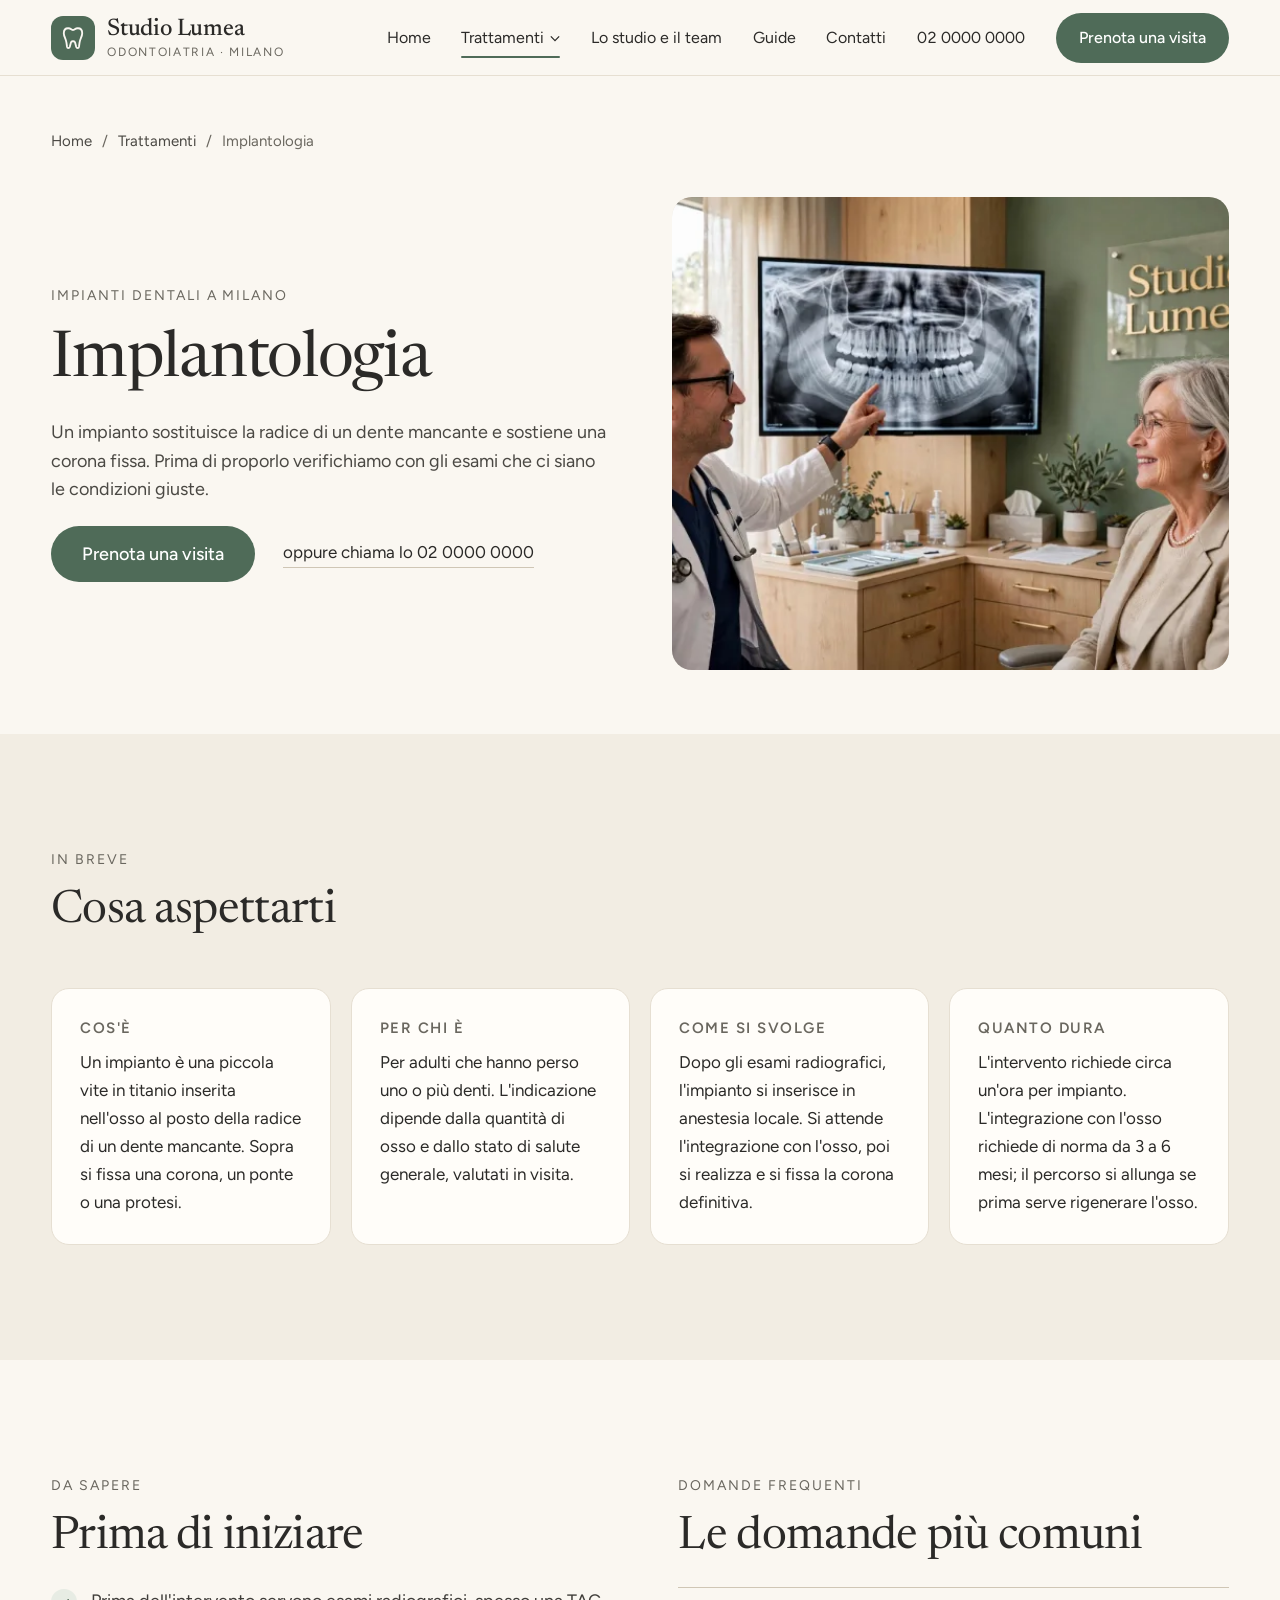
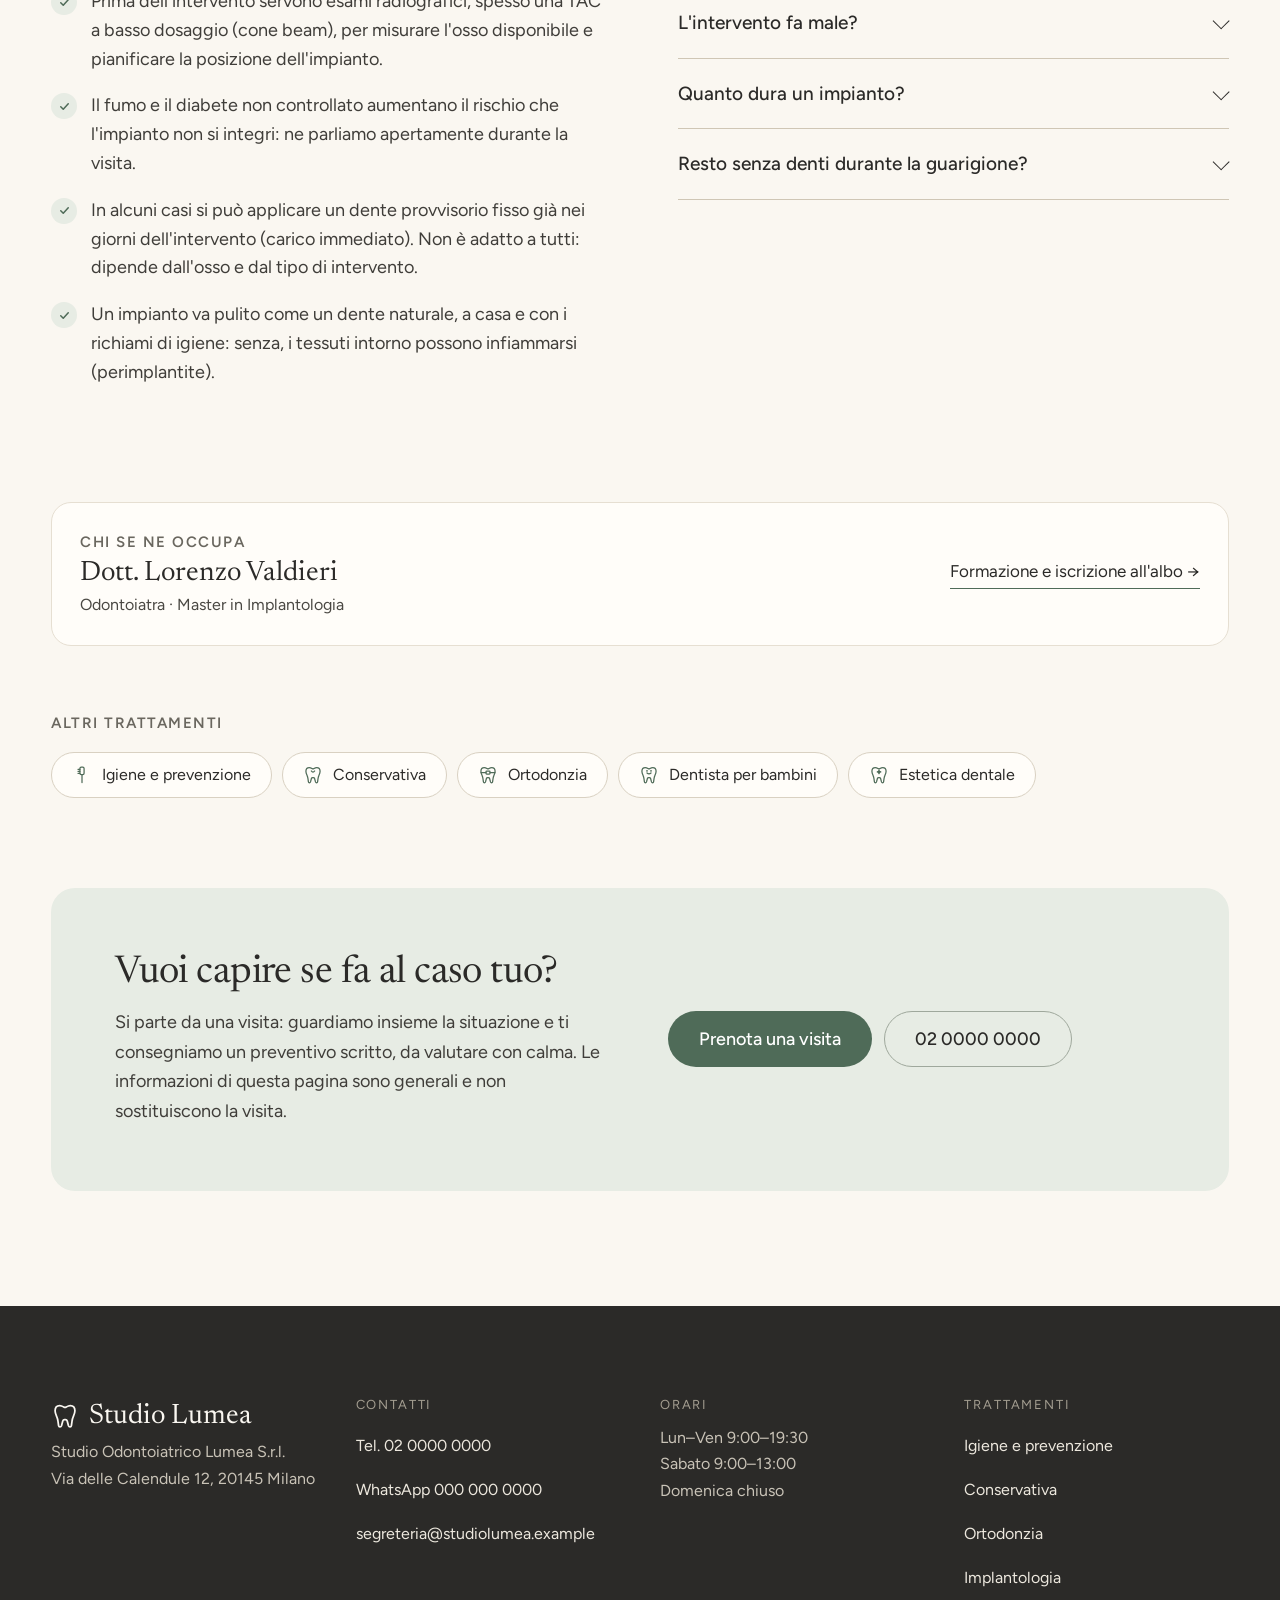
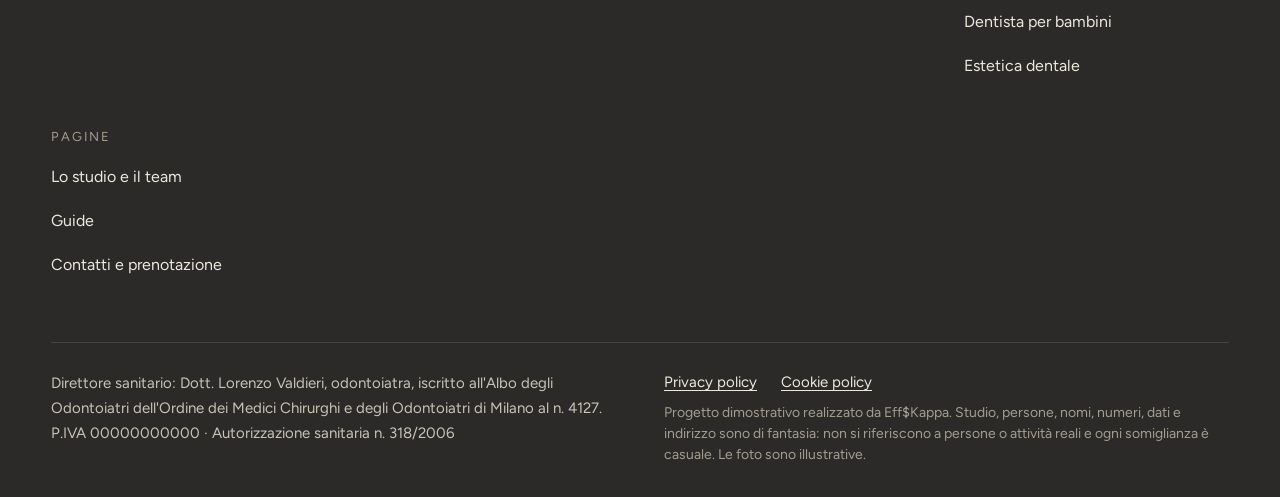
<file: implantologia.html>
<!DOCTYPE html>
<html lang="it">
<head>
<meta charset="utf-8">
<meta name="viewport" content="width=device-width, initial-scale=1">
<meta name="robots" content="noindex, nofollow">
<title>Impianti dentali a Milano · Studio Odontoiatrico Lumea</title>
<meta name="description" content="Impianti dentali a Milano, zona Wagner: come si svolge l'intervento, i tempi di guarigione, se fa male, quanto dura un impianto e come curarlo.">
<meta name="theme-color" content="#FAF7F1">
<meta property="og:type" content="website">
<meta property="og:locale" content="it_IT">
<meta property="og:site_name" content="Studio Odontoiatrico Lumea">
<meta property="og:title" content="Impianti dentali a Milano · Studio Odontoiatrico Lumea">
<meta property="og:description" content="Impianti dentali a Milano, zona Wagner: come si svolge l'intervento, i tempi di guarigione, se fa male, quanto dura un impianto e come curarlo.">
<meta property="og:url" content="https://chillguyzofficial-spec.github.io/StudioLumea_Dentistico/implantologia.html">
<meta property="og:image" content="https://chillguyzofficial-spec.github.io/StudioLumea_Dentistico/assets/og.jpg">
<meta property="og:image:width" content="1200">
<meta property="og:image:height" content="630">
<meta name="twitter:card" content="summary_large_image">
<script type="application/ld+json">{"@context":"https://schema.org","@type":"MedicalWebPage","name":"Impianti dentali a Milano","description":"Impianti dentali a Milano, zona Wagner: come si svolge l'intervento, i tempi di guarigione, se fa male, quanto dura un impianto e come curarlo.","url":"https://chillguyzofficial-spec.github.io/StudioLumea_Dentistico/implantologia.html","about":{"@type":"MedicalProcedure","name":"Implantologia","description":"Un impianto è una piccola vite in titanio inserita nell'osso al posto della radice di un dente mancante. Sopra si fissa una corona, un ponte o una protesi."},"lastReviewed":"2026-10-02","reviewedBy":{"@type":"Person","name":"Dott. Lorenzo Valdieri"}}</script>
<script type="application/ld+json">{"@context":"https://schema.org","@type":"BreadcrumbList","itemListElement":[{"@type":"ListItem","position":1,"name":"Home","item":"https://chillguyzofficial-spec.github.io/StudioLumea_Dentistico/"},{"@type":"ListItem","position":2,"name":"Trattamenti","item":"https://chillguyzofficial-spec.github.io/StudioLumea_Dentistico/trattamenti.html"},{"@type":"ListItem","position":3,"name":"Implantologia"}]}</script>

<link rel="icon" href="assets/favicon.svg" type="image/svg+xml">
<link rel="preconnect" href="https://fonts.googleapis.com">
<link rel="preconnect" href="https://fonts.gstatic.com" crossorigin>
<link href="https://fonts.googleapis.com/css2?family=Figtree:wght@400;500;600&amp;family=Newsreader:opsz,wght@6..72,400;6..72,500&amp;display=swap" rel="stylesheet">
<link rel="stylesheet" href="css/styles.css?v=21">
<script>document.documentElement.classList.add('js')</script>
</head>
<body>
<a class="skip" href="#main">Vai al contenuto</a>
<div class="header-spacer"></div>
<header class="site-header">
  <div class="header-in">
    <a class="brand" href="index.html">
      <span class="brand__mark"><svg class="ico" viewBox="0 0 24 24" fill="none" stroke="currentColor" stroke-width="1.5" stroke-linecap="round" stroke-linejoin="round" aria-hidden="true" focusable="false"><path d="M7.5 3C5 3 3.5 5 3.5 7.6c0 2 .7 3.4 1.4 4.9.6 1.3.9 2.7 1.1 4.1l.5 3.6c.1.6.6 1.1 1.2 1.1s1.1-.4 1.3-1l1.1-4.1c.2-.7.8-1.2 1.5-1.2h.8c.7 0 1.3.5 1.5 1.2l1.1 4.1c.2.6.7 1 1.3 1s1.1-.5 1.2-1.1l.5-3.6c.2-1.4.5-2.8 1.1-4.1.7-1.5 1.4-2.9 1.4-4.9C20.5 5 19 3 16.5 3c-1.7 0-2.8.9-3.6 1.4-.6.3-1.2.3-1.8 0C10.3 3.9 9.2 3 7.5 3z"/></svg></span>
      <span class="brand__txt">
        <span class="brand__name">Studio Lumea</span>
        <span class="brand__sub">Odontoiatria · Milano</span>
      </span>
    </a>
    <nav class="nav" aria-label="Menu principale">
      <a class="nav__link" href="index.html">Home</a>
      <div class="nav__drop">
        <a class="nav__link" href="trattamenti.html" aria-current="page">Trattamenti<svg class="nav__caret" viewBox="0 0 12 8" aria-hidden="true"><path d="M1 1.5l5 5 5-5" fill="none" stroke="currentColor" stroke-width="1.5"/></svg></a>
        <div class="nav__panel">
          <a href="igiene-dentale.html"><svg class="ico" viewBox="0 0 24 24" fill="none" stroke="currentColor" stroke-width="1.5" stroke-linecap="round" stroke-linejoin="round" aria-hidden="true" focusable="false"><path d="M12 21v-9.5"/><rect x="9.5" y="2.5" width="5" height="9" rx="1.6"/><path d="M9.5 5.2H7.2M9.5 7.6H7.2M9.5 10H7.2"/></svg><span>Igiene e prevenzione</span></a>
          <a href="conservativa.html"><svg class="ico" viewBox="0 0 24 24" fill="none" stroke="currentColor" stroke-width="1.5" stroke-linecap="round" stroke-linejoin="round" aria-hidden="true" focusable="false"><path d="M7.5 3C5 3 3.5 5 3.5 7.6c0 2 .7 3.4 1.4 4.9.6 1.3.9 2.7 1.1 4.1l.5 3.6c.1.6.6 1.1 1.2 1.1s1.1-.4 1.3-1l1.1-4.1c.2-.7.8-1.2 1.5-1.2h.8c.7 0 1.3.5 1.5 1.2l1.1 4.1c.2.6.7 1 1.3 1s1.1-.5 1.2-1.1l.5-3.6c.2-1.4.5-2.8 1.1-4.1.7-1.5 1.4-2.9 1.4-4.9C20.5 5 19 3 16.5 3c-1.7 0-2.8.9-3.6 1.4-.6.3-1.2.3-1.8 0C10.3 3.9 9.2 3 7.5 3z"/><path d="M10 7.2c.6.9 1.4 1.3 2 1.3s1.4-.4 2-1.3"/></svg><span>Conservativa</span></a>
          <a href="ortodonzia.html"><svg class="ico" viewBox="0 0 24 24" fill="none" stroke="currentColor" stroke-width="1.5" stroke-linecap="round" stroke-linejoin="round" aria-hidden="true" focusable="false"><path d="M7.5 3C5 3 3.5 5 3.5 7.6c0 2 .7 3.4 1.4 4.9.6 1.3.9 2.7 1.1 4.1l.5 3.6c.1.6.6 1.1 1.2 1.1s1.1-.4 1.3-1l1.1-4.1c.2-.7.8-1.2 1.5-1.2h.8c.7 0 1.3.5 1.5 1.2l1.1 4.1c.2.6.7 1 1.3 1s1.1-.5 1.2-1.1l.5-3.6c.2-1.4.5-2.8 1.1-4.1.7-1.5 1.4-2.9 1.4-4.9C20.5 5 19 3 16.5 3c-1.7 0-2.8.9-3.6 1.4-.6.3-1.2.3-1.8 0C10.3 3.9 9.2 3 7.5 3z"/><rect x="9.6" y="7.4" width="4.8" height="3.4" rx=".8"/><path d="M3.6 9.1h6M14.4 9.1h6"/></svg><span>Ortodonzia</span></a>
          <a href="implantologia.html" aria-current="page"><svg class="ico" viewBox="0 0 24 24" fill="none" stroke="currentColor" stroke-width="1.5" stroke-linecap="round" stroke-linejoin="round" aria-hidden="true" focusable="false"><path d="M6.5 5c0-1.3 1.2-2.1 2.4-1.7l3.1.9 3.1-.9c1.2-.4 2.4.4 2.4 1.7 0 1.9-.9 3.3-1.5 4.4h-8C7.4 8.3 6.5 6.9 6.5 5z"/><path d="M9.5 9.4v1.8h5V9.4"/><path d="M10.2 11.2h3.6l-.6 9.3c0 .4-.3.7-.7.7h-1c-.4 0-.7-.3-.7-.7z"/><path d="M9.6 13.8h4.8M9.8 16.4h4.4M10.1 19h3.8"/></svg><span>Implantologia</span></a>
          <a href="pedodonzia.html"><svg class="ico" viewBox="0 0 24 24" fill="none" stroke="currentColor" stroke-width="1.5" stroke-linecap="round" stroke-linejoin="round" aria-hidden="true" focusable="false"><path d="M7.5 3C5 3 3.5 5 3.5 7.6c0 2 .7 3.4 1.4 4.9.6 1.3.9 2.7 1.1 4.1l.5 3.6c.1.6.6 1.1 1.2 1.1s1.1-.4 1.3-1l1.1-4.1c.2-.7.8-1.2 1.5-1.2h.8c.7 0 1.3.5 1.5 1.2l1.1 4.1c.2.6.7 1 1.3 1s1.1-.5 1.2-1.1l.5-3.6c.2-1.4.5-2.8 1.1-4.1.7-1.5 1.4-2.9 1.4-4.9C20.5 5 19 3 16.5 3c-1.7 0-2.8.9-3.6 1.4-.6.3-1.2.3-1.8 0C10.3 3.9 9.2 3 7.5 3z"/><path d="M9.6 9.6c1.3 1.2 3.5 1.2 4.8 0"/><circle cx="9.6" cy="7" r=".4" fill="currentColor"/><circle cx="14.4" cy="7" r=".4" fill="currentColor"/></svg><span>Dentista per bambini</span></a>
          <a href="estetica-dentale.html"><svg class="ico" viewBox="0 0 24 24" fill="none" stroke="currentColor" stroke-width="1.5" stroke-linecap="round" stroke-linejoin="round" aria-hidden="true" focusable="false"><path d="M7.5 3C5 3 3.5 5 3.5 7.6c0 2 .7 3.4 1.4 4.9.6 1.3.9 2.7 1.1 4.1l.5 3.6c.1.6.6 1.1 1.2 1.1s1.1-.4 1.3-1l1.1-4.1c.2-.7.8-1.2 1.5-1.2h.8c.7 0 1.3.5 1.5 1.2l1.1 4.1c.2.6.7 1 1.3 1s1.1-.5 1.2-1.1l.5-3.6c.2-1.4.5-2.8 1.1-4.1.7-1.5 1.4-2.9 1.4-4.9C20.5 5 19 3 16.5 3c-1.7 0-2.8.9-3.6 1.4-.6.3-1.2.3-1.8 0C10.3 3.9 9.2 3 7.5 3z"/><path d="M12 6.2l.6 1.5 1.5.6-1.5.6-.6 1.5-.6-1.5-1.5-.6 1.5-.6z"/></svg><span>Estetica dentale</span></a>
          <a class="nav__all" href="trattamenti.html">Tutti i trattamenti →</a>
        </div>
      </div>
      <a class="nav__link" href="studio.html">Lo studio e il team</a>
      <a class="nav__link" href="guide.html">Guide</a>
      <a class="nav__link" href="contatti.html">Contatti</a>
      <a class="nav__tel" href="tel:+390200000000">02 0000 0000</a>
      <a class="btn btn--primary" href="contatti.html#prenota">Prenota una visita</a>
    </nav>
    <button class="menu-toggle" type="button" data-menu-open aria-controls="mobile-menu" aria-expanded="false">
      <span class="menu-toggle__bars" aria-hidden="true"><span></span><span></span></span>Menu
    </button>
  </div>
</header>
<div class="mobile-menu" id="mobile-menu" aria-hidden="true" role="dialog" aria-modal="true" aria-label="Menu">
  <div class="mobile-menu__top">
    <span class="brand"><span class="brand__mark"><svg class="ico" viewBox="0 0 24 24" fill="none" stroke="currentColor" stroke-width="1.5" stroke-linecap="round" stroke-linejoin="round" aria-hidden="true" focusable="false"><path d="M7.5 3C5 3 3.5 5 3.5 7.6c0 2 .7 3.4 1.4 4.9.6 1.3.9 2.7 1.1 4.1l.5 3.6c.1.6.6 1.1 1.2 1.1s1.1-.4 1.3-1l1.1-4.1c.2-.7.8-1.2 1.5-1.2h.8c.7 0 1.3.5 1.5 1.2l1.1 4.1c.2.6.7 1 1.3 1s1.1-.5 1.2-1.1l.5-3.6c.2-1.4.5-2.8 1.1-4.1.7-1.5 1.4-2.9 1.4-4.9C20.5 5 19 3 16.5 3c-1.7 0-2.8.9-3.6 1.4-.6.3-1.2.3-1.8 0C10.3 3.9 9.2 3 7.5 3z"/></svg></span><span class="brand__name">Studio Lumea</span></span>
    <button class="menu-toggle" type="button" data-menu-close>Chiudi</button>
  </div>
  <nav class="mobile-menu__nav" aria-label="Menu mobile">
    <a href="index.html" data-menu-close>Home</a>
    <a href="trattamenti.html" aria-current="page" data-menu-close>Trattamenti</a>
    <div class="mobile-menu__sub">
      <a href="igiene-dentale.html" data-menu-close><svg class="ico" viewBox="0 0 24 24" fill="none" stroke="currentColor" stroke-width="1.5" stroke-linecap="round" stroke-linejoin="round" aria-hidden="true" focusable="false"><path d="M12 21v-9.5"/><rect x="9.5" y="2.5" width="5" height="9" rx="1.6"/><path d="M9.5 5.2H7.2M9.5 7.6H7.2M9.5 10H7.2"/></svg>Igiene e prevenzione</a>
      <a href="conservativa.html" data-menu-close><svg class="ico" viewBox="0 0 24 24" fill="none" stroke="currentColor" stroke-width="1.5" stroke-linecap="round" stroke-linejoin="round" aria-hidden="true" focusable="false"><path d="M7.5 3C5 3 3.5 5 3.5 7.6c0 2 .7 3.4 1.4 4.9.6 1.3.9 2.7 1.1 4.1l.5 3.6c.1.6.6 1.1 1.2 1.1s1.1-.4 1.3-1l1.1-4.1c.2-.7.8-1.2 1.5-1.2h.8c.7 0 1.3.5 1.5 1.2l1.1 4.1c.2.6.7 1 1.3 1s1.1-.5 1.2-1.1l.5-3.6c.2-1.4.5-2.8 1.1-4.1.7-1.5 1.4-2.9 1.4-4.9C20.5 5 19 3 16.5 3c-1.7 0-2.8.9-3.6 1.4-.6.3-1.2.3-1.8 0C10.3 3.9 9.2 3 7.5 3z"/><path d="M10 7.2c.6.9 1.4 1.3 2 1.3s1.4-.4 2-1.3"/></svg>Conservativa</a>
      <a href="ortodonzia.html" data-menu-close><svg class="ico" viewBox="0 0 24 24" fill="none" stroke="currentColor" stroke-width="1.5" stroke-linecap="round" stroke-linejoin="round" aria-hidden="true" focusable="false"><path d="M7.5 3C5 3 3.5 5 3.5 7.6c0 2 .7 3.4 1.4 4.9.6 1.3.9 2.7 1.1 4.1l.5 3.6c.1.6.6 1.1 1.2 1.1s1.1-.4 1.3-1l1.1-4.1c.2-.7.8-1.2 1.5-1.2h.8c.7 0 1.3.5 1.5 1.2l1.1 4.1c.2.6.7 1 1.3 1s1.1-.5 1.2-1.1l.5-3.6c.2-1.4.5-2.8 1.1-4.1.7-1.5 1.4-2.9 1.4-4.9C20.5 5 19 3 16.5 3c-1.7 0-2.8.9-3.6 1.4-.6.3-1.2.3-1.8 0C10.3 3.9 9.2 3 7.5 3z"/><rect x="9.6" y="7.4" width="4.8" height="3.4" rx=".8"/><path d="M3.6 9.1h6M14.4 9.1h6"/></svg>Ortodonzia</a>
      <a href="implantologia.html" aria-current="page" data-menu-close><svg class="ico" viewBox="0 0 24 24" fill="none" stroke="currentColor" stroke-width="1.5" stroke-linecap="round" stroke-linejoin="round" aria-hidden="true" focusable="false"><path d="M6.5 5c0-1.3 1.2-2.1 2.4-1.7l3.1.9 3.1-.9c1.2-.4 2.4.4 2.4 1.7 0 1.9-.9 3.3-1.5 4.4h-8C7.4 8.3 6.5 6.9 6.5 5z"/><path d="M9.5 9.4v1.8h5V9.4"/><path d="M10.2 11.2h3.6l-.6 9.3c0 .4-.3.7-.7.7h-1c-.4 0-.7-.3-.7-.7z"/><path d="M9.6 13.8h4.8M9.8 16.4h4.4M10.1 19h3.8"/></svg>Implantologia</a>
      <a href="pedodonzia.html" data-menu-close><svg class="ico" viewBox="0 0 24 24" fill="none" stroke="currentColor" stroke-width="1.5" stroke-linecap="round" stroke-linejoin="round" aria-hidden="true" focusable="false"><path d="M7.5 3C5 3 3.5 5 3.5 7.6c0 2 .7 3.4 1.4 4.9.6 1.3.9 2.7 1.1 4.1l.5 3.6c.1.6.6 1.1 1.2 1.1s1.1-.4 1.3-1l1.1-4.1c.2-.7.8-1.2 1.5-1.2h.8c.7 0 1.3.5 1.5 1.2l1.1 4.1c.2.6.7 1 1.3 1s1.1-.5 1.2-1.1l.5-3.6c.2-1.4.5-2.8 1.1-4.1.7-1.5 1.4-2.9 1.4-4.9C20.5 5 19 3 16.5 3c-1.7 0-2.8.9-3.6 1.4-.6.3-1.2.3-1.8 0C10.3 3.9 9.2 3 7.5 3z"/><path d="M9.6 9.6c1.3 1.2 3.5 1.2 4.8 0"/><circle cx="9.6" cy="7" r=".4" fill="currentColor"/><circle cx="14.4" cy="7" r=".4" fill="currentColor"/></svg>Dentista per bambini</a>
      <a href="estetica-dentale.html" data-menu-close><svg class="ico" viewBox="0 0 24 24" fill="none" stroke="currentColor" stroke-width="1.5" stroke-linecap="round" stroke-linejoin="round" aria-hidden="true" focusable="false"><path d="M7.5 3C5 3 3.5 5 3.5 7.6c0 2 .7 3.4 1.4 4.9.6 1.3.9 2.7 1.1 4.1l.5 3.6c.1.6.6 1.1 1.2 1.1s1.1-.4 1.3-1l1.1-4.1c.2-.7.8-1.2 1.5-1.2h.8c.7 0 1.3.5 1.5 1.2l1.1 4.1c.2.6.7 1 1.3 1s1.1-.5 1.2-1.1l.5-3.6c.2-1.4.5-2.8 1.1-4.1.7-1.5 1.4-2.9 1.4-4.9C20.5 5 19 3 16.5 3c-1.7 0-2.8.9-3.6 1.4-.6.3-1.2.3-1.8 0C10.3 3.9 9.2 3 7.5 3z"/><path d="M12 6.2l.6 1.5 1.5.6-1.5.6-.6 1.5-.6-1.5-1.5-.6 1.5-.6z"/></svg>Estetica dentale</a>
    </div>
    <a href="studio.html" data-menu-close>Lo studio e il team</a>
    <a href="guide.html" data-menu-close>Guide</a>
    <a href="contatti.html" data-menu-close>Contatti</a>
  </nav>
  <div class="mobile-menu__foot">
    <a class="btn btn--primary" href="contatti.html#prenota" data-menu-close>Prenota una visita</a>
    <div class="row">
      <a class="btn btn--ghost btn--sm" href="tel:+390200000000">Chiama</a>
      <a class="btn btn--ghost btn--sm" href="https://wa.me/390000000000" target="_blank" rel="noopener">WhatsApp</a>
    </div>
    <p>Via delle Calendule 12, 20145 Milano<br>Lun–Ven 9:00–19:30 · Sab 9:00–13:00</p>
  </div>
</div>
<div class="mobile-bar">
  <a class="btn btn--ghost" href="tel:+390200000000">Chiama</a>
  <a class="btn btn--primary" href="contatti.html#prenota">Prenota una visita</a>
</div>

<main id="main">
<section class="page-head tr-head">
  <div class="wrap">
    <nav class="crumbs" aria-label="Sei qui"><a href="index.html">Home</a><span aria-hidden="true">/</span><a href="trattamenti.html">Trattamenti</a><span aria-hidden="true">/</span><span aria-current="page">Implantologia</span></nav>
    <div class="tr-head__grid">
      <div class="page-head__text" data-reveal>
        <span class="eyebrow">Impianti dentali a Milano</span>
        <h1 class="h1">Implantologia</h1>
        <p class="lead">Un impianto sostituisce la radice di un dente mancante e sostiene una corona fissa. Prima di proporlo verifichiamo con gli esami che ci siano le condizioni giuste.</p>
        <div class="hero__actions">
          <a class="btn btn--primary" href="contatti.html#prenota">Prenota una visita</a>
          <a class="hero__tel" href="tel:+390200000000">oppure chiama lo 02 0000 0000</a>
        </div>
      </div>
      <div class="photo tr-head__photo" data-reveal="120"><img src="assets/img/tr-implantologia-1400.webp" srcset="assets/img/tr-implantologia-800.webp 800w, assets/img/tr-implantologia-1400.webp 1400w, assets/img/tr-implantologia.webp 2096w" sizes="(max-width: 960px) 100vw, 50vw" alt="Il dentista spiega una radiografia sullo schermo a una paziente" width="2096" height="1184" fetchpriority="high" decoding="async"></div>
    </div>
  </div>
</section>

<section class="section section--alt">
  <div class="wrap">
    <div class="stack" style="max-width:680px;margin-bottom:clamp(36px,4vw,56px)" data-reveal>
      <span class="eyebrow">In breve</span>
      <h2 class="h2">Cosa aspettarti</h2>
    </div>
    <div class="facts-grid facts-grid--cards" data-reveal="80">
      <div><h3 class="label">Cos'è</h3><p>Un impianto è una piccola vite in titanio inserita nell'osso al posto della radice di un dente mancante. Sopra si fissa una corona, un ponte o una protesi.</p></div>
      <div><h3 class="label">Per chi è</h3><p>Per adulti che hanno perso uno o più denti. L'indicazione dipende dalla quantità di osso e dallo stato di salute generale, valutati in visita.</p></div>
      <div><h3 class="label">Come si svolge</h3><p>Dopo gli esami radiografici, l'impianto si inserisce in anestesia locale. Si attende l'integrazione con l'osso, poi si realizza e si fissa la corona definitiva.</p></div>
      <div><h3 class="label">Quanto dura</h3><p>L'intervento richiede circa un'ora per impianto. L'integrazione con l'osso richiede di norma da 3 a 6 mesi; il percorso si allunga se prima serve rigenerare l'osso.</p></div>
    </div>
  </div>
</section>

<section class="section">
  <div class="wrap faq-wrap">
    <div class="stack-lg" data-reveal>
      <div class="stack">
        <span class="eyebrow">Da sapere</span>
        <h2 class="h2">Prima di iniziare</h2>
      </div>
      <ul class="know">
        <li>Prima dell'intervento servono esami radiografici, spesso una TAC a basso dosaggio (cone beam), per misurare l'osso disponibile e pianificare la posizione dell'impianto.</li>
        <li>Il fumo e il diabete non controllato aumentano il rischio che l'impianto non si integri: ne parliamo apertamente durante la visita.</li>
        <li>In alcuni casi si può applicare un dente provvisorio fisso già nei giorni dell'intervento (carico immediato). Non è adatto a tutti: dipende dall'osso e dal tipo di intervento.</li>
        <li>Un impianto va pulito come un dente naturale, a casa e con i richiami di igiene: senza, i tessuti intorno possono infiammarsi (perimplantite).</li>
      </ul>
    </div>
    <div class="stack-lg" data-reveal="120">
      <div class="stack">
        <span class="eyebrow">Domande frequenti</span>
        <h2 class="h2">Le domande più comuni</h2>
      </div>
      <div class="faq">
        <details id="faq-implantologia-1"><summary>L'intervento fa male?</summary><p>Si esegue in anestesia locale, come un'otturazione, quindi durante l'intervento non si sente dolore. Nei giorni seguenti possono esserci gonfiore e fastidio, gestibili con i farmaci che ti indichiamo.</p></details>
        <details id="faq-implantologia-2"><summary>Quanto dura un impianto?</summary><p>Se l'osso guarisce bene e l'igiene è curata, un impianto può durare moltissimi anni. Non è garantito a vita: contano i controlli, la pulizia e abitudini come il fumo.</p></details>
        <details id="faq-implantologia-3"><summary>Resto senza denti durante la guarigione?</summary><p>No. Di norma si applica un provvisorio, fisso o rimovibile, così puoi parlare e sorridere normalmente mentre l'impianto si integra con l'osso.</p></details>
      </div>
    </div>
  </div>
</section>

<section style="padding-bottom:clamp(72px,9vw,120px)">
  <div class="wrap">
    <div class="who" data-reveal>
      <div class="stack" style="gap:4px">
        <span class="label">Chi se ne occupa</span>
        <span class="who__name">Dott. Lorenzo Valdieri</span>
        <span class="who__role">Odontoiatra · Master in Implantologia</span>
      </div>
      <a class="link-u" href="studio.html">Formazione e iscrizione all'albo →</a>
    </div>
    <div class="others" data-reveal>
      <span class="label">Altri trattamenti</span>
      <nav class="chips" aria-label="Altri trattamenti">
        <a class="chip chip--ico" href="igiene-dentale.html"><svg class="ico" viewBox="0 0 24 24" fill="none" stroke="currentColor" stroke-width="1.5" stroke-linecap="round" stroke-linejoin="round" aria-hidden="true" focusable="false"><path d="M12 21v-9.5"/><rect x="9.5" y="2.5" width="5" height="9" rx="1.6"/><path d="M9.5 5.2H7.2M9.5 7.6H7.2M9.5 10H7.2"/></svg>Igiene e prevenzione</a>
        <a class="chip chip--ico" href="conservativa.html"><svg class="ico" viewBox="0 0 24 24" fill="none" stroke="currentColor" stroke-width="1.5" stroke-linecap="round" stroke-linejoin="round" aria-hidden="true" focusable="false"><path d="M7.5 3C5 3 3.5 5 3.5 7.6c0 2 .7 3.4 1.4 4.9.6 1.3.9 2.7 1.1 4.1l.5 3.6c.1.6.6 1.1 1.2 1.1s1.1-.4 1.3-1l1.1-4.1c.2-.7.8-1.2 1.5-1.2h.8c.7 0 1.3.5 1.5 1.2l1.1 4.1c.2.6.7 1 1.3 1s1.1-.5 1.2-1.1l.5-3.6c.2-1.4.5-2.8 1.1-4.1.7-1.5 1.4-2.9 1.4-4.9C20.5 5 19 3 16.5 3c-1.7 0-2.8.9-3.6 1.4-.6.3-1.2.3-1.8 0C10.3 3.9 9.2 3 7.5 3z"/><path d="M10 7.2c.6.9 1.4 1.3 2 1.3s1.4-.4 2-1.3"/></svg>Conservativa</a>
        <a class="chip chip--ico" href="ortodonzia.html"><svg class="ico" viewBox="0 0 24 24" fill="none" stroke="currentColor" stroke-width="1.5" stroke-linecap="round" stroke-linejoin="round" aria-hidden="true" focusable="false"><path d="M7.5 3C5 3 3.5 5 3.5 7.6c0 2 .7 3.4 1.4 4.9.6 1.3.9 2.7 1.1 4.1l.5 3.6c.1.6.6 1.1 1.2 1.1s1.1-.4 1.3-1l1.1-4.1c.2-.7.8-1.2 1.5-1.2h.8c.7 0 1.3.5 1.5 1.2l1.1 4.1c.2.6.7 1 1.3 1s1.1-.5 1.2-1.1l.5-3.6c.2-1.4.5-2.8 1.1-4.1.7-1.5 1.4-2.9 1.4-4.9C20.5 5 19 3 16.5 3c-1.7 0-2.8.9-3.6 1.4-.6.3-1.2.3-1.8 0C10.3 3.9 9.2 3 7.5 3z"/><rect x="9.6" y="7.4" width="4.8" height="3.4" rx=".8"/><path d="M3.6 9.1h6M14.4 9.1h6"/></svg>Ortodonzia</a>
        <a class="chip chip--ico" href="pedodonzia.html"><svg class="ico" viewBox="0 0 24 24" fill="none" stroke="currentColor" stroke-width="1.5" stroke-linecap="round" stroke-linejoin="round" aria-hidden="true" focusable="false"><path d="M7.5 3C5 3 3.5 5 3.5 7.6c0 2 .7 3.4 1.4 4.9.6 1.3.9 2.7 1.1 4.1l.5 3.6c.1.6.6 1.1 1.2 1.1s1.1-.4 1.3-1l1.1-4.1c.2-.7.8-1.2 1.5-1.2h.8c.7 0 1.3.5 1.5 1.2l1.1 4.1c.2.6.7 1 1.3 1s1.1-.5 1.2-1.1l.5-3.6c.2-1.4.5-2.8 1.1-4.1.7-1.5 1.4-2.9 1.4-4.9C20.5 5 19 3 16.5 3c-1.7 0-2.8.9-3.6 1.4-.6.3-1.2.3-1.8 0C10.3 3.9 9.2 3 7.5 3z"/><path d="M9.6 9.6c1.3 1.2 3.5 1.2 4.8 0"/><circle cx="9.6" cy="7" r=".4" fill="currentColor"/><circle cx="14.4" cy="7" r=".4" fill="currentColor"/></svg>Dentista per bambini</a>
        <a class="chip chip--ico" href="estetica-dentale.html"><svg class="ico" viewBox="0 0 24 24" fill="none" stroke="currentColor" stroke-width="1.5" stroke-linecap="round" stroke-linejoin="round" aria-hidden="true" focusable="false"><path d="M7.5 3C5 3 3.5 5 3.5 7.6c0 2 .7 3.4 1.4 4.9.6 1.3.9 2.7 1.1 4.1l.5 3.6c.1.6.6 1.1 1.2 1.1s1.1-.4 1.3-1l1.1-4.1c.2-.7.8-1.2 1.5-1.2h.8c.7 0 1.3.5 1.5 1.2l1.1 4.1c.2.6.7 1 1.3 1s1.1-.5 1.2-1.1l.5-3.6c.2-1.4.5-2.8 1.1-4.1.7-1.5 1.4-2.9 1.4-4.9C20.5 5 19 3 16.5 3c-1.7 0-2.8.9-3.6 1.4-.6.3-1.2.3-1.8 0C10.3 3.9 9.2 3 7.5 3z"/><path d="M12 6.2l.6 1.5 1.5.6-1.5.6-.6 1.5-.6-1.5-1.5-.6 1.5-.6z"/></svg>Estetica dentale</a>
      </nav>
    </div>
    <div class="cta-panel" data-reveal>
    <div class="stack" style="gap:14px">
      <h2 class="h2">Vuoi capire se fa al caso tuo?</h2>
      <p class="text" style="color:var(--ink-2)">Si parte da una visita: guardiamo insieme la situazione e ti consegniamo un preventivo scritto, da valutare con calma. Le informazioni di questa pagina sono generali e non sostituiscono la visita.</p>
    </div>
    <div class="actions">
      <a class="btn btn--primary" href="contatti.html#prenota">Prenota una visita</a>
      <a class="btn btn--ghost" href="tel:+390200000000">02 0000 0000</a>
    </div>
  </div>
  </div>
</section>
</main>

<footer class="site-footer">
  <div class="footer-in">
    <div class="footer-cols">
      <div>
        <span class="footer-brand"><svg class="ico" viewBox="0 0 24 24" fill="none" stroke="currentColor" stroke-width="1.5" stroke-linecap="round" stroke-linejoin="round" aria-hidden="true" focusable="false"><path d="M7.5 3C5 3 3.5 5 3.5 7.6c0 2 .7 3.4 1.4 4.9.6 1.3.9 2.7 1.1 4.1l.5 3.6c.1.6.6 1.1 1.2 1.1s1.1-.4 1.3-1l1.1-4.1c.2-.7.8-1.2 1.5-1.2h.8c.7 0 1.3.5 1.5 1.2l1.1 4.1c.2.6.7 1 1.3 1s1.1-.5 1.2-1.1l.5-3.6c.2-1.4.5-2.8 1.1-4.1.7-1.5 1.4-2.9 1.4-4.9C20.5 5 19 3 16.5 3c-1.7 0-2.8.9-3.6 1.4-.6.3-1.2.3-1.8 0C10.3 3.9 9.2 3 7.5 3z"/></svg>Studio Lumea</span>
        <p>Studio Odontoiatrico Lumea S.r.l.<br>Via delle Calendule 12, 20145 Milano</p>
      </div>
      <div>
        <span class="footer-title">Contatti</span>
        <a href="tel:+390200000000">Tel. 02 0000 0000</a>
        <a href="https://wa.me/390000000000" target="_blank" rel="noopener">WhatsApp 000 000 0000</a>
        <a href="mailto:segreteria@studiolumea.example">segreteria@studiolumea.example</a>
      </div>
      <div>
        <span class="footer-title">Orari</span>
        <p>Lun–Ven 9:00–19:30<br>Sabato 9:00–13:00<br>Domenica chiuso</p>
      </div>
      <div>
        <span class="footer-title">Trattamenti</span>
        <a href="igiene-dentale.html">Igiene e prevenzione</a>
        <a href="conservativa.html">Conservativa</a>
        <a href="ortodonzia.html">Ortodonzia</a>
        <a href="implantologia.html">Implantologia</a>
        <a href="pedodonzia.html">Dentista per bambini</a>
        <a href="estetica-dentale.html">Estetica dentale</a>
      </div>
      <div>
        <span class="footer-title">Pagine</span>
        <a href="studio.html">Lo studio e il team</a>
        <a href="guide.html">Guide</a>
        <a href="contatti.html">Contatti e prenotazione</a>
      </div>
    </div>
    <div class="footer-legal">
      <p>Direttore sanitario: Dott. Lorenzo Valdieri, odontoiatra, iscritto all'Albo degli Odontoiatri dell'Ordine dei Medici Chirurghi e degli Odontoiatri di Milano al n. 4127.<br>P.IVA 00000000000 · Autorizzazione sanitaria n. 318/2006</p>
      <div class="footer-links">
        <a href="privacy.html">Privacy policy</a>
        <a href="privacy.html#cookie">Cookie policy</a>
        <small>Progetto dimostrativo realizzato da Eff$Kappa. Studio, persone, nomi, numeri, dati e indirizzo sono di fantasia: non si riferiscono a persone o attività reali e ogni somiglianza è casuale. Le foto sono illustrative.</small>
      </div>
    </div>
  </div>
</footer>
<script src="js/main.js?v=21"></script>
</body>
</html>
</file>
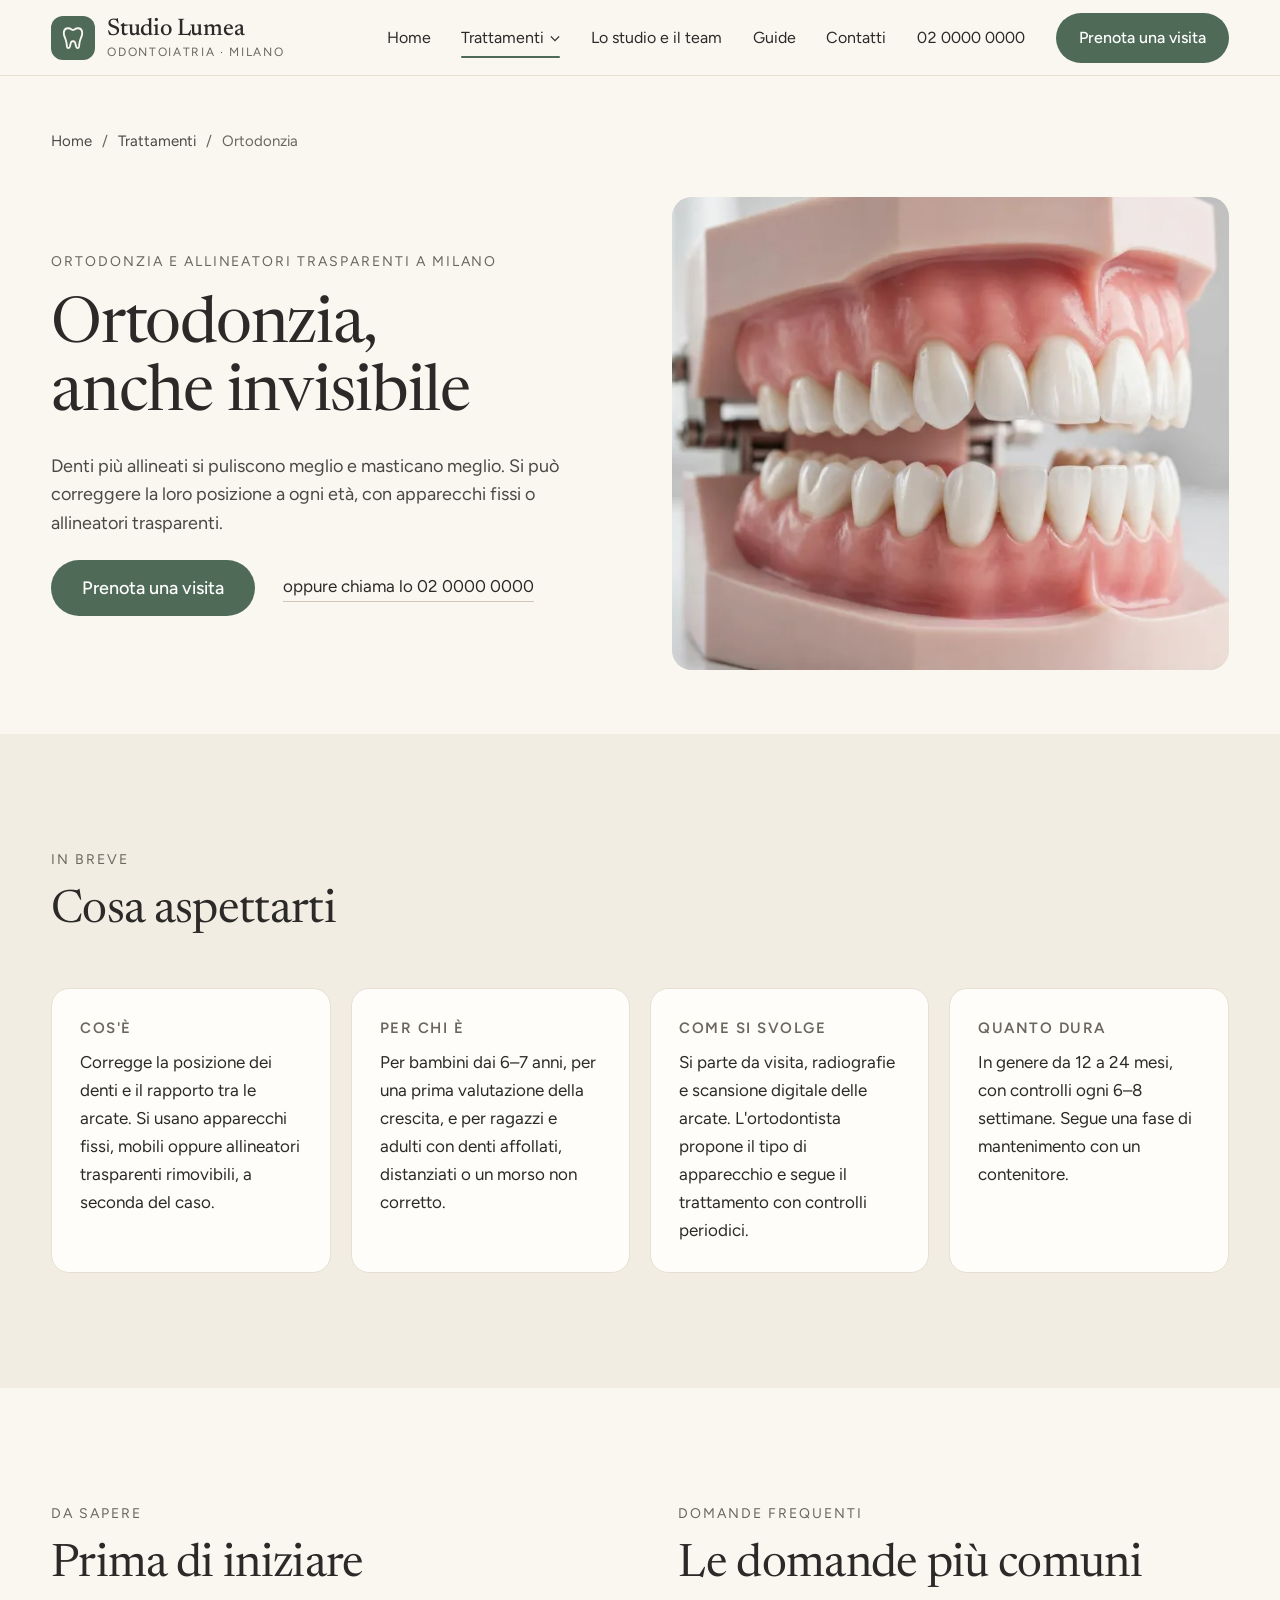
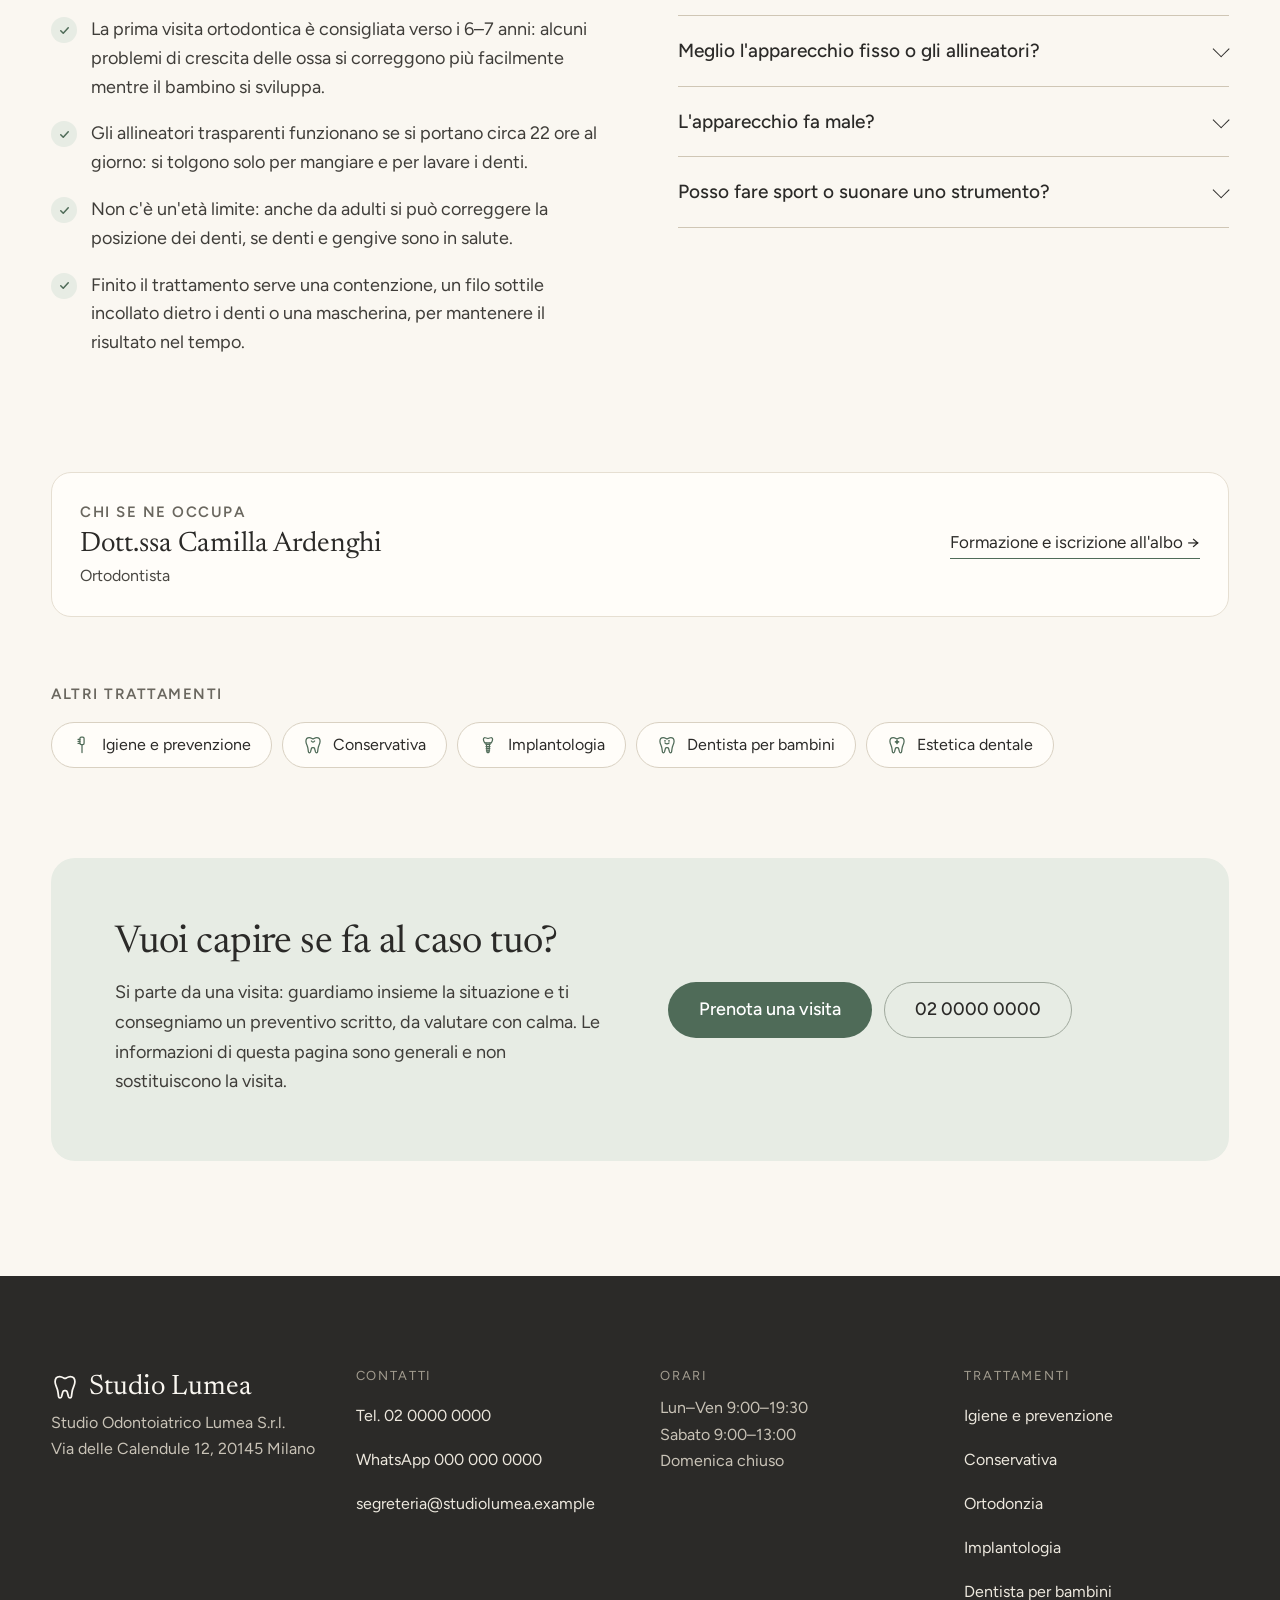
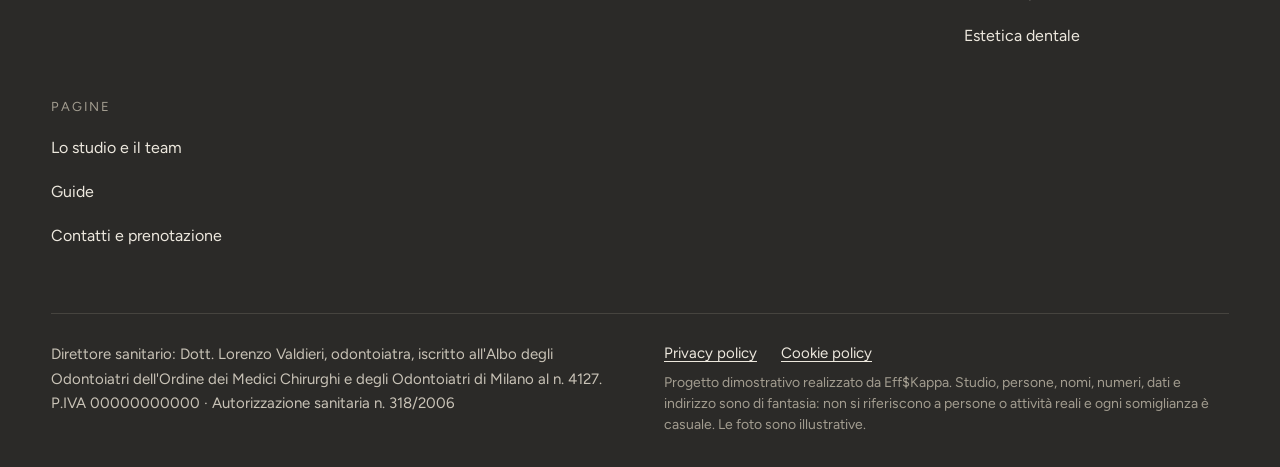
<file: ortodonzia.html>
<!DOCTYPE html>
<html lang="it">
<head>
<meta charset="utf-8">
<meta name="viewport" content="width=device-width, initial-scale=1">
<meta name="robots" content="noindex, nofollow">
<title>Ortodonzia e allineatori trasparenti a Milano · Studio Odontoiatrico Lumea</title>
<meta name="description" content="Ortodonzia a Milano, zona Wagner: apparecchi fissi e allineatori trasparenti per bambini, ragazzi e adulti. Quando iniziare, quanto dura, cosa aspettarsi.">
<meta name="theme-color" content="#FAF7F1">
<meta property="og:type" content="website">
<meta property="og:locale" content="it_IT">
<meta property="og:site_name" content="Studio Odontoiatrico Lumea">
<meta property="og:title" content="Ortodonzia e allineatori trasparenti a Milano · Studio Odontoiatrico Lumea">
<meta property="og:description" content="Ortodonzia a Milano, zona Wagner: apparecchi fissi e allineatori trasparenti per bambini, ragazzi e adulti. Quando iniziare, quanto dura, cosa aspettarsi.">
<meta property="og:url" content="https://chillguyzofficial-spec.github.io/StudioLumea_Dentistico/ortodonzia.html">
<meta property="og:image" content="https://chillguyzofficial-spec.github.io/StudioLumea_Dentistico/assets/og.jpg">
<meta property="og:image:width" content="1200">
<meta property="og:image:height" content="630">
<meta name="twitter:card" content="summary_large_image">
<script type="application/ld+json">{"@context":"https://schema.org","@type":"MedicalWebPage","name":"Ortodonzia e allineatori trasparenti a Milano","description":"Ortodonzia a Milano, zona Wagner: apparecchi fissi e allineatori trasparenti per bambini, ragazzi e adulti. Quando iniziare, quanto dura, cosa aspettarsi.","url":"https://chillguyzofficial-spec.github.io/StudioLumea_Dentistico/ortodonzia.html","about":{"@type":"MedicalProcedure","name":"Ortodonzia","description":"Corregge la posizione dei denti e il rapporto tra le arcate. Si usano apparecchi fissi, mobili oppure allineatori trasparenti rimovibili, a seconda del caso."},"lastReviewed":"2026-10-02","reviewedBy":{"@type":"Person","name":"Dott.ssa Camilla Ardenghi"}}</script>
<script type="application/ld+json">{"@context":"https://schema.org","@type":"BreadcrumbList","itemListElement":[{"@type":"ListItem","position":1,"name":"Home","item":"https://chillguyzofficial-spec.github.io/StudioLumea_Dentistico/"},{"@type":"ListItem","position":2,"name":"Trattamenti","item":"https://chillguyzofficial-spec.github.io/StudioLumea_Dentistico/trattamenti.html"},{"@type":"ListItem","position":3,"name":"Ortodonzia"}]}</script>

<link rel="icon" href="assets/favicon.svg" type="image/svg+xml">
<link rel="preconnect" href="https://fonts.googleapis.com">
<link rel="preconnect" href="https://fonts.gstatic.com" crossorigin>
<link href="https://fonts.googleapis.com/css2?family=Figtree:wght@400;500;600&amp;family=Newsreader:opsz,wght@6..72,400;6..72,500&amp;display=swap" rel="stylesheet">
<link rel="stylesheet" href="css/styles.css?v=21">
<script>document.documentElement.classList.add('js')</script>
</head>
<body>
<a class="skip" href="#main">Vai al contenuto</a>
<div class="header-spacer"></div>
<header class="site-header">
  <div class="header-in">
    <a class="brand" href="index.html">
      <span class="brand__mark"><svg class="ico" viewBox="0 0 24 24" fill="none" stroke="currentColor" stroke-width="1.5" stroke-linecap="round" stroke-linejoin="round" aria-hidden="true" focusable="false"><path d="M7.5 3C5 3 3.5 5 3.5 7.6c0 2 .7 3.4 1.4 4.9.6 1.3.9 2.7 1.1 4.1l.5 3.6c.1.6.6 1.1 1.2 1.1s1.1-.4 1.3-1l1.1-4.1c.2-.7.8-1.2 1.5-1.2h.8c.7 0 1.3.5 1.5 1.2l1.1 4.1c.2.6.7 1 1.3 1s1.1-.5 1.2-1.1l.5-3.6c.2-1.4.5-2.8 1.1-4.1.7-1.5 1.4-2.9 1.4-4.9C20.5 5 19 3 16.5 3c-1.7 0-2.8.9-3.6 1.4-.6.3-1.2.3-1.8 0C10.3 3.9 9.2 3 7.5 3z"/></svg></span>
      <span class="brand__txt">
        <span class="brand__name">Studio Lumea</span>
        <span class="brand__sub">Odontoiatria · Milano</span>
      </span>
    </a>
    <nav class="nav" aria-label="Menu principale">
      <a class="nav__link" href="index.html">Home</a>
      <div class="nav__drop">
        <a class="nav__link" href="trattamenti.html" aria-current="page">Trattamenti<svg class="nav__caret" viewBox="0 0 12 8" aria-hidden="true"><path d="M1 1.5l5 5 5-5" fill="none" stroke="currentColor" stroke-width="1.5"/></svg></a>
        <div class="nav__panel">
          <a href="igiene-dentale.html"><svg class="ico" viewBox="0 0 24 24" fill="none" stroke="currentColor" stroke-width="1.5" stroke-linecap="round" stroke-linejoin="round" aria-hidden="true" focusable="false"><path d="M12 21v-9.5"/><rect x="9.5" y="2.5" width="5" height="9" rx="1.6"/><path d="M9.5 5.2H7.2M9.5 7.6H7.2M9.5 10H7.2"/></svg><span>Igiene e prevenzione</span></a>
          <a href="conservativa.html"><svg class="ico" viewBox="0 0 24 24" fill="none" stroke="currentColor" stroke-width="1.5" stroke-linecap="round" stroke-linejoin="round" aria-hidden="true" focusable="false"><path d="M7.5 3C5 3 3.5 5 3.5 7.6c0 2 .7 3.4 1.4 4.9.6 1.3.9 2.7 1.1 4.1l.5 3.6c.1.6.6 1.1 1.2 1.1s1.1-.4 1.3-1l1.1-4.1c.2-.7.8-1.2 1.5-1.2h.8c.7 0 1.3.5 1.5 1.2l1.1 4.1c.2.6.7 1 1.3 1s1.1-.5 1.2-1.1l.5-3.6c.2-1.4.5-2.8 1.1-4.1.7-1.5 1.4-2.9 1.4-4.9C20.5 5 19 3 16.5 3c-1.7 0-2.8.9-3.6 1.4-.6.3-1.2.3-1.8 0C10.3 3.9 9.2 3 7.5 3z"/><path d="M10 7.2c.6.9 1.4 1.3 2 1.3s1.4-.4 2-1.3"/></svg><span>Conservativa</span></a>
          <a href="ortodonzia.html" aria-current="page"><svg class="ico" viewBox="0 0 24 24" fill="none" stroke="currentColor" stroke-width="1.5" stroke-linecap="round" stroke-linejoin="round" aria-hidden="true" focusable="false"><path d="M7.5 3C5 3 3.5 5 3.5 7.6c0 2 .7 3.4 1.4 4.9.6 1.3.9 2.7 1.1 4.1l.5 3.6c.1.6.6 1.1 1.2 1.1s1.1-.4 1.3-1l1.1-4.1c.2-.7.8-1.2 1.5-1.2h.8c.7 0 1.3.5 1.5 1.2l1.1 4.1c.2.6.7 1 1.3 1s1.1-.5 1.2-1.1l.5-3.6c.2-1.4.5-2.8 1.1-4.1.7-1.5 1.4-2.9 1.4-4.9C20.5 5 19 3 16.5 3c-1.7 0-2.8.9-3.6 1.4-.6.3-1.2.3-1.8 0C10.3 3.9 9.2 3 7.5 3z"/><rect x="9.6" y="7.4" width="4.8" height="3.4" rx=".8"/><path d="M3.6 9.1h6M14.4 9.1h6"/></svg><span>Ortodonzia</span></a>
          <a href="implantologia.html"><svg class="ico" viewBox="0 0 24 24" fill="none" stroke="currentColor" stroke-width="1.5" stroke-linecap="round" stroke-linejoin="round" aria-hidden="true" focusable="false"><path d="M6.5 5c0-1.3 1.2-2.1 2.4-1.7l3.1.9 3.1-.9c1.2-.4 2.4.4 2.4 1.7 0 1.9-.9 3.3-1.5 4.4h-8C7.4 8.3 6.5 6.9 6.5 5z"/><path d="M9.5 9.4v1.8h5V9.4"/><path d="M10.2 11.2h3.6l-.6 9.3c0 .4-.3.7-.7.7h-1c-.4 0-.7-.3-.7-.7z"/><path d="M9.6 13.8h4.8M9.8 16.4h4.4M10.1 19h3.8"/></svg><span>Implantologia</span></a>
          <a href="pedodonzia.html"><svg class="ico" viewBox="0 0 24 24" fill="none" stroke="currentColor" stroke-width="1.5" stroke-linecap="round" stroke-linejoin="round" aria-hidden="true" focusable="false"><path d="M7.5 3C5 3 3.5 5 3.5 7.6c0 2 .7 3.4 1.4 4.9.6 1.3.9 2.7 1.1 4.1l.5 3.6c.1.6.6 1.1 1.2 1.1s1.1-.4 1.3-1l1.1-4.1c.2-.7.8-1.2 1.5-1.2h.8c.7 0 1.3.5 1.5 1.2l1.1 4.1c.2.6.7 1 1.3 1s1.1-.5 1.2-1.1l.5-3.6c.2-1.4.5-2.8 1.1-4.1.7-1.5 1.4-2.9 1.4-4.9C20.5 5 19 3 16.5 3c-1.7 0-2.8.9-3.6 1.4-.6.3-1.2.3-1.8 0C10.3 3.9 9.2 3 7.5 3z"/><path d="M9.6 9.6c1.3 1.2 3.5 1.2 4.8 0"/><circle cx="9.6" cy="7" r=".4" fill="currentColor"/><circle cx="14.4" cy="7" r=".4" fill="currentColor"/></svg><span>Dentista per bambini</span></a>
          <a href="estetica-dentale.html"><svg class="ico" viewBox="0 0 24 24" fill="none" stroke="currentColor" stroke-width="1.5" stroke-linecap="round" stroke-linejoin="round" aria-hidden="true" focusable="false"><path d="M7.5 3C5 3 3.5 5 3.5 7.6c0 2 .7 3.4 1.4 4.9.6 1.3.9 2.7 1.1 4.1l.5 3.6c.1.6.6 1.1 1.2 1.1s1.1-.4 1.3-1l1.1-4.1c.2-.7.8-1.2 1.5-1.2h.8c.7 0 1.3.5 1.5 1.2l1.1 4.1c.2.6.7 1 1.3 1s1.1-.5 1.2-1.1l.5-3.6c.2-1.4.5-2.8 1.1-4.1.7-1.5 1.4-2.9 1.4-4.9C20.5 5 19 3 16.5 3c-1.7 0-2.8.9-3.6 1.4-.6.3-1.2.3-1.8 0C10.3 3.9 9.2 3 7.5 3z"/><path d="M12 6.2l.6 1.5 1.5.6-1.5.6-.6 1.5-.6-1.5-1.5-.6 1.5-.6z"/></svg><span>Estetica dentale</span></a>
          <a class="nav__all" href="trattamenti.html">Tutti i trattamenti →</a>
        </div>
      </div>
      <a class="nav__link" href="studio.html">Lo studio e il team</a>
      <a class="nav__link" href="guide.html">Guide</a>
      <a class="nav__link" href="contatti.html">Contatti</a>
      <a class="nav__tel" href="tel:+390200000000">02 0000 0000</a>
      <a class="btn btn--primary" href="contatti.html#prenota">Prenota una visita</a>
    </nav>
    <button class="menu-toggle" type="button" data-menu-open aria-controls="mobile-menu" aria-expanded="false">
      <span class="menu-toggle__bars" aria-hidden="true"><span></span><span></span></span>Menu
    </button>
  </div>
</header>
<div class="mobile-menu" id="mobile-menu" aria-hidden="true" role="dialog" aria-modal="true" aria-label="Menu">
  <div class="mobile-menu__top">
    <span class="brand"><span class="brand__mark"><svg class="ico" viewBox="0 0 24 24" fill="none" stroke="currentColor" stroke-width="1.5" stroke-linecap="round" stroke-linejoin="round" aria-hidden="true" focusable="false"><path d="M7.5 3C5 3 3.5 5 3.5 7.6c0 2 .7 3.4 1.4 4.9.6 1.3.9 2.7 1.1 4.1l.5 3.6c.1.6.6 1.1 1.2 1.1s1.1-.4 1.3-1l1.1-4.1c.2-.7.8-1.2 1.5-1.2h.8c.7 0 1.3.5 1.5 1.2l1.1 4.1c.2.6.7 1 1.3 1s1.1-.5 1.2-1.1l.5-3.6c.2-1.4.5-2.8 1.1-4.1.7-1.5 1.4-2.9 1.4-4.9C20.5 5 19 3 16.5 3c-1.7 0-2.8.9-3.6 1.4-.6.3-1.2.3-1.8 0C10.3 3.9 9.2 3 7.5 3z"/></svg></span><span class="brand__name">Studio Lumea</span></span>
    <button class="menu-toggle" type="button" data-menu-close>Chiudi</button>
  </div>
  <nav class="mobile-menu__nav" aria-label="Menu mobile">
    <a href="index.html" data-menu-close>Home</a>
    <a href="trattamenti.html" aria-current="page" data-menu-close>Trattamenti</a>
    <div class="mobile-menu__sub">
      <a href="igiene-dentale.html" data-menu-close><svg class="ico" viewBox="0 0 24 24" fill="none" stroke="currentColor" stroke-width="1.5" stroke-linecap="round" stroke-linejoin="round" aria-hidden="true" focusable="false"><path d="M12 21v-9.5"/><rect x="9.5" y="2.5" width="5" height="9" rx="1.6"/><path d="M9.5 5.2H7.2M9.5 7.6H7.2M9.5 10H7.2"/></svg>Igiene e prevenzione</a>
      <a href="conservativa.html" data-menu-close><svg class="ico" viewBox="0 0 24 24" fill="none" stroke="currentColor" stroke-width="1.5" stroke-linecap="round" stroke-linejoin="round" aria-hidden="true" focusable="false"><path d="M7.5 3C5 3 3.5 5 3.5 7.6c0 2 .7 3.4 1.4 4.9.6 1.3.9 2.7 1.1 4.1l.5 3.6c.1.6.6 1.1 1.2 1.1s1.1-.4 1.3-1l1.1-4.1c.2-.7.8-1.2 1.5-1.2h.8c.7 0 1.3.5 1.5 1.2l1.1 4.1c.2.6.7 1 1.3 1s1.1-.5 1.2-1.1l.5-3.6c.2-1.4.5-2.8 1.1-4.1.7-1.5 1.4-2.9 1.4-4.9C20.5 5 19 3 16.5 3c-1.7 0-2.8.9-3.6 1.4-.6.3-1.2.3-1.8 0C10.3 3.9 9.2 3 7.5 3z"/><path d="M10 7.2c.6.9 1.4 1.3 2 1.3s1.4-.4 2-1.3"/></svg>Conservativa</a>
      <a href="ortodonzia.html" aria-current="page" data-menu-close><svg class="ico" viewBox="0 0 24 24" fill="none" stroke="currentColor" stroke-width="1.5" stroke-linecap="round" stroke-linejoin="round" aria-hidden="true" focusable="false"><path d="M7.5 3C5 3 3.5 5 3.5 7.6c0 2 .7 3.4 1.4 4.9.6 1.3.9 2.7 1.1 4.1l.5 3.6c.1.6.6 1.1 1.2 1.1s1.1-.4 1.3-1l1.1-4.1c.2-.7.8-1.2 1.5-1.2h.8c.7 0 1.3.5 1.5 1.2l1.1 4.1c.2.6.7 1 1.3 1s1.1-.5 1.2-1.1l.5-3.6c.2-1.4.5-2.8 1.1-4.1.7-1.5 1.4-2.9 1.4-4.9C20.5 5 19 3 16.5 3c-1.7 0-2.8.9-3.6 1.4-.6.3-1.2.3-1.8 0C10.3 3.9 9.2 3 7.5 3z"/><rect x="9.6" y="7.4" width="4.8" height="3.4" rx=".8"/><path d="M3.6 9.1h6M14.4 9.1h6"/></svg>Ortodonzia</a>
      <a href="implantologia.html" data-menu-close><svg class="ico" viewBox="0 0 24 24" fill="none" stroke="currentColor" stroke-width="1.5" stroke-linecap="round" stroke-linejoin="round" aria-hidden="true" focusable="false"><path d="M6.5 5c0-1.3 1.2-2.1 2.4-1.7l3.1.9 3.1-.9c1.2-.4 2.4.4 2.4 1.7 0 1.9-.9 3.3-1.5 4.4h-8C7.4 8.3 6.5 6.9 6.5 5z"/><path d="M9.5 9.4v1.8h5V9.4"/><path d="M10.2 11.2h3.6l-.6 9.3c0 .4-.3.7-.7.7h-1c-.4 0-.7-.3-.7-.7z"/><path d="M9.6 13.8h4.8M9.8 16.4h4.4M10.1 19h3.8"/></svg>Implantologia</a>
      <a href="pedodonzia.html" data-menu-close><svg class="ico" viewBox="0 0 24 24" fill="none" stroke="currentColor" stroke-width="1.5" stroke-linecap="round" stroke-linejoin="round" aria-hidden="true" focusable="false"><path d="M7.5 3C5 3 3.5 5 3.5 7.6c0 2 .7 3.4 1.4 4.9.6 1.3.9 2.7 1.1 4.1l.5 3.6c.1.6.6 1.1 1.2 1.1s1.1-.4 1.3-1l1.1-4.1c.2-.7.8-1.2 1.5-1.2h.8c.7 0 1.3.5 1.5 1.2l1.1 4.1c.2.6.7 1 1.3 1s1.1-.5 1.2-1.1l.5-3.6c.2-1.4.5-2.8 1.1-4.1.7-1.5 1.4-2.9 1.4-4.9C20.5 5 19 3 16.5 3c-1.7 0-2.8.9-3.6 1.4-.6.3-1.2.3-1.8 0C10.3 3.9 9.2 3 7.5 3z"/><path d="M9.6 9.6c1.3 1.2 3.5 1.2 4.8 0"/><circle cx="9.6" cy="7" r=".4" fill="currentColor"/><circle cx="14.4" cy="7" r=".4" fill="currentColor"/></svg>Dentista per bambini</a>
      <a href="estetica-dentale.html" data-menu-close><svg class="ico" viewBox="0 0 24 24" fill="none" stroke="currentColor" stroke-width="1.5" stroke-linecap="round" stroke-linejoin="round" aria-hidden="true" focusable="false"><path d="M7.5 3C5 3 3.5 5 3.5 7.6c0 2 .7 3.4 1.4 4.9.6 1.3.9 2.7 1.1 4.1l.5 3.6c.1.6.6 1.1 1.2 1.1s1.1-.4 1.3-1l1.1-4.1c.2-.7.8-1.2 1.5-1.2h.8c.7 0 1.3.5 1.5 1.2l1.1 4.1c.2.6.7 1 1.3 1s1.1-.5 1.2-1.1l.5-3.6c.2-1.4.5-2.8 1.1-4.1.7-1.5 1.4-2.9 1.4-4.9C20.5 5 19 3 16.5 3c-1.7 0-2.8.9-3.6 1.4-.6.3-1.2.3-1.8 0C10.3 3.9 9.2 3 7.5 3z"/><path d="M12 6.2l.6 1.5 1.5.6-1.5.6-.6 1.5-.6-1.5-1.5-.6 1.5-.6z"/></svg>Estetica dentale</a>
    </div>
    <a href="studio.html" data-menu-close>Lo studio e il team</a>
    <a href="guide.html" data-menu-close>Guide</a>
    <a href="contatti.html" data-menu-close>Contatti</a>
  </nav>
  <div class="mobile-menu__foot">
    <a class="btn btn--primary" href="contatti.html#prenota" data-menu-close>Prenota una visita</a>
    <div class="row">
      <a class="btn btn--ghost btn--sm" href="tel:+390200000000">Chiama</a>
      <a class="btn btn--ghost btn--sm" href="https://wa.me/390000000000" target="_blank" rel="noopener">WhatsApp</a>
    </div>
    <p>Via delle Calendule 12, 20145 Milano<br>Lun–Ven 9:00–19:30 · Sab 9:00–13:00</p>
  </div>
</div>
<div class="mobile-bar">
  <a class="btn btn--ghost" href="tel:+390200000000">Chiama</a>
  <a class="btn btn--primary" href="contatti.html#prenota">Prenota una visita</a>
</div>

<main id="main">
<section class="page-head tr-head">
  <div class="wrap">
    <nav class="crumbs" aria-label="Sei qui"><a href="index.html">Home</a><span aria-hidden="true">/</span><a href="trattamenti.html">Trattamenti</a><span aria-hidden="true">/</span><span aria-current="page">Ortodonzia</span></nav>
    <div class="tr-head__grid">
      <div class="page-head__text" data-reveal>
        <span class="eyebrow">Ortodonzia e allineatori trasparenti a Milano</span>
        <h1 class="h1">Ortodonzia, anche invisibile</h1>
        <p class="lead">Denti più allineati si puliscono meglio e masticano meglio. Si può correggere la loro posizione a ogni età, con apparecchi fissi o allineatori trasparenti.</p>
        <div class="hero__actions">
          <a class="btn btn--primary" href="contatti.html#prenota">Prenota una visita</a>
          <a class="hero__tel" href="tel:+390200000000">oppure chiama lo 02 0000 0000</a>
        </div>
      </div>
      <div class="photo tr-head__photo" data-reveal="120"><img src="assets/img/arcate-1400.webp" srcset="assets/img/arcate-800.webp 800w, assets/img/arcate-1400.webp 1400w, assets/img/arcate.webp 1920w" sizes="(max-width: 960px) 100vw, 50vw" alt="Modello di arcate dentali visto da vicino, con i denti superiori e inferiori a contatto" width="1920" height="1280" fetchpriority="high" decoding="async"></div>
    </div>
  </div>
</section>

<section class="section section--alt">
  <div class="wrap">
    <div class="stack" style="max-width:680px;margin-bottom:clamp(36px,4vw,56px)" data-reveal>
      <span class="eyebrow">In breve</span>
      <h2 class="h2">Cosa aspettarti</h2>
    </div>
    <div class="facts-grid facts-grid--cards" data-reveal="80">
      <div><h3 class="label">Cos'è</h3><p>Corregge la posizione dei denti e il rapporto tra le arcate. Si usano apparecchi fissi, mobili oppure allineatori trasparenti rimovibili, a seconda del caso.</p></div>
      <div><h3 class="label">Per chi è</h3><p>Per bambini dai 6–7 anni, per una prima valutazione della crescita, e per ragazzi e adulti con denti affollati, distanziati o un morso non corretto.</p></div>
      <div><h3 class="label">Come si svolge</h3><p>Si parte da visita, radiografie e scansione digitale delle arcate. L'ortodontista propone il tipo di apparecchio e segue il trattamento con controlli periodici.</p></div>
      <div><h3 class="label">Quanto dura</h3><p>In genere da 12 a 24 mesi, con controlli ogni 6–8 settimane. Segue una fase di mantenimento con un contenitore.</p></div>
    </div>
  </div>
</section>

<section class="section">
  <div class="wrap faq-wrap">
    <div class="stack-lg" data-reveal>
      <div class="stack">
        <span class="eyebrow">Da sapere</span>
        <h2 class="h2">Prima di iniziare</h2>
      </div>
      <ul class="know">
        <li>La prima visita ortodontica è consigliata verso i 6–7 anni: alcuni problemi di crescita delle ossa si correggono più facilmente mentre il bambino si sviluppa.</li>
        <li>Gli allineatori trasparenti funzionano se si portano circa 22 ore al giorno: si tolgono solo per mangiare e per lavare i denti.</li>
        <li>Non c'è un'età limite: anche da adulti si può correggere la posizione dei denti, se denti e gengive sono in salute.</li>
        <li>Finito il trattamento serve una contenzione, un filo sottile incollato dietro i denti o una mascherina, per mantenere il risultato nel tempo.</li>
      </ul>
    </div>
    <div class="stack-lg" data-reveal="120">
      <div class="stack">
        <span class="eyebrow">Domande frequenti</span>
        <h2 class="h2">Le domande più comuni</h2>
      </div>
      <div class="faq">
        <details id="faq-ortodonzia-1"><summary>Meglio l'apparecchio fisso o gli allineatori?</summary><p>Dipende dal caso. Gli allineatori sono comodi e quasi invisibili ma richiedono costanza; il fisso lavora sempre ed è indicato per alcuni movimenti più complessi. Lo decide l'ortodontista dopo la visita.</p></details>
        <details id="faq-ortodonzia-2"><summary>L'apparecchio fa male?</summary><p>Nei primi giorni e dopo ogni regolazione o cambio di mascherina i denti possono essere indolenziti per 2–3 giorni. È normale e passa da sé.</p></details>
        <details id="faq-ortodonzia-3"><summary>Posso fare sport o suonare uno strumento?</summary><p>Sì. Per gli sport di contatto consigliamo un paradenti; con gli strumenti a fiato serve qualche giorno per abituarsi.</p></details>
      </div>
    </div>
  </div>
</section>

<section style="padding-bottom:clamp(72px,9vw,120px)">
  <div class="wrap">
    <div class="who" data-reveal>
      <div class="stack" style="gap:4px">
        <span class="label">Chi se ne occupa</span>
        <span class="who__name">Dott.ssa Camilla Ardenghi</span>
        <span class="who__role">Ortodontista</span>
      </div>
      <a class="link-u" href="studio.html">Formazione e iscrizione all'albo →</a>
    </div>
    <div class="others" data-reveal>
      <span class="label">Altri trattamenti</span>
      <nav class="chips" aria-label="Altri trattamenti">
        <a class="chip chip--ico" href="igiene-dentale.html"><svg class="ico" viewBox="0 0 24 24" fill="none" stroke="currentColor" stroke-width="1.5" stroke-linecap="round" stroke-linejoin="round" aria-hidden="true" focusable="false"><path d="M12 21v-9.5"/><rect x="9.5" y="2.5" width="5" height="9" rx="1.6"/><path d="M9.5 5.2H7.2M9.5 7.6H7.2M9.5 10H7.2"/></svg>Igiene e prevenzione</a>
        <a class="chip chip--ico" href="conservativa.html"><svg class="ico" viewBox="0 0 24 24" fill="none" stroke="currentColor" stroke-width="1.5" stroke-linecap="round" stroke-linejoin="round" aria-hidden="true" focusable="false"><path d="M7.5 3C5 3 3.5 5 3.5 7.6c0 2 .7 3.4 1.4 4.9.6 1.3.9 2.7 1.1 4.1l.5 3.6c.1.6.6 1.1 1.2 1.1s1.1-.4 1.3-1l1.1-4.1c.2-.7.8-1.2 1.5-1.2h.8c.7 0 1.3.5 1.5 1.2l1.1 4.1c.2.6.7 1 1.3 1s1.1-.5 1.2-1.1l.5-3.6c.2-1.4.5-2.8 1.1-4.1.7-1.5 1.4-2.9 1.4-4.9C20.5 5 19 3 16.5 3c-1.7 0-2.8.9-3.6 1.4-.6.3-1.2.3-1.8 0C10.3 3.9 9.2 3 7.5 3z"/><path d="M10 7.2c.6.9 1.4 1.3 2 1.3s1.4-.4 2-1.3"/></svg>Conservativa</a>
        <a class="chip chip--ico" href="implantologia.html"><svg class="ico" viewBox="0 0 24 24" fill="none" stroke="currentColor" stroke-width="1.5" stroke-linecap="round" stroke-linejoin="round" aria-hidden="true" focusable="false"><path d="M6.5 5c0-1.3 1.2-2.1 2.4-1.7l3.1.9 3.1-.9c1.2-.4 2.4.4 2.4 1.7 0 1.9-.9 3.3-1.5 4.4h-8C7.4 8.3 6.5 6.9 6.5 5z"/><path d="M9.5 9.4v1.8h5V9.4"/><path d="M10.2 11.2h3.6l-.6 9.3c0 .4-.3.7-.7.7h-1c-.4 0-.7-.3-.7-.7z"/><path d="M9.6 13.8h4.8M9.8 16.4h4.4M10.1 19h3.8"/></svg>Implantologia</a>
        <a class="chip chip--ico" href="pedodonzia.html"><svg class="ico" viewBox="0 0 24 24" fill="none" stroke="currentColor" stroke-width="1.5" stroke-linecap="round" stroke-linejoin="round" aria-hidden="true" focusable="false"><path d="M7.5 3C5 3 3.5 5 3.5 7.6c0 2 .7 3.4 1.4 4.9.6 1.3.9 2.7 1.1 4.1l.5 3.6c.1.6.6 1.1 1.2 1.1s1.1-.4 1.3-1l1.1-4.1c.2-.7.8-1.2 1.5-1.2h.8c.7 0 1.3.5 1.5 1.2l1.1 4.1c.2.6.7 1 1.3 1s1.1-.5 1.2-1.1l.5-3.6c.2-1.4.5-2.8 1.1-4.1.7-1.5 1.4-2.9 1.4-4.9C20.5 5 19 3 16.5 3c-1.7 0-2.8.9-3.6 1.4-.6.3-1.2.3-1.8 0C10.3 3.9 9.2 3 7.5 3z"/><path d="M9.6 9.6c1.3 1.2 3.5 1.2 4.8 0"/><circle cx="9.6" cy="7" r=".4" fill="currentColor"/><circle cx="14.4" cy="7" r=".4" fill="currentColor"/></svg>Dentista per bambini</a>
        <a class="chip chip--ico" href="estetica-dentale.html"><svg class="ico" viewBox="0 0 24 24" fill="none" stroke="currentColor" stroke-width="1.5" stroke-linecap="round" stroke-linejoin="round" aria-hidden="true" focusable="false"><path d="M7.5 3C5 3 3.5 5 3.5 7.6c0 2 .7 3.4 1.4 4.9.6 1.3.9 2.7 1.1 4.1l.5 3.6c.1.6.6 1.1 1.2 1.1s1.1-.4 1.3-1l1.1-4.1c.2-.7.8-1.2 1.5-1.2h.8c.7 0 1.3.5 1.5 1.2l1.1 4.1c.2.6.7 1 1.3 1s1.1-.5 1.2-1.1l.5-3.6c.2-1.4.5-2.8 1.1-4.1.7-1.5 1.4-2.9 1.4-4.9C20.5 5 19 3 16.5 3c-1.7 0-2.8.9-3.6 1.4-.6.3-1.2.3-1.8 0C10.3 3.9 9.2 3 7.5 3z"/><path d="M12 6.2l.6 1.5 1.5.6-1.5.6-.6 1.5-.6-1.5-1.5-.6 1.5-.6z"/></svg>Estetica dentale</a>
      </nav>
    </div>
    <div class="cta-panel" data-reveal>
    <div class="stack" style="gap:14px">
      <h2 class="h2">Vuoi capire se fa al caso tuo?</h2>
      <p class="text" style="color:var(--ink-2)">Si parte da una visita: guardiamo insieme la situazione e ti consegniamo un preventivo scritto, da valutare con calma. Le informazioni di questa pagina sono generali e non sostituiscono la visita.</p>
    </div>
    <div class="actions">
      <a class="btn btn--primary" href="contatti.html#prenota">Prenota una visita</a>
      <a class="btn btn--ghost" href="tel:+390200000000">02 0000 0000</a>
    </div>
  </div>
  </div>
</section>
</main>

<footer class="site-footer">
  <div class="footer-in">
    <div class="footer-cols">
      <div>
        <span class="footer-brand"><svg class="ico" viewBox="0 0 24 24" fill="none" stroke="currentColor" stroke-width="1.5" stroke-linecap="round" stroke-linejoin="round" aria-hidden="true" focusable="false"><path d="M7.5 3C5 3 3.5 5 3.5 7.6c0 2 .7 3.4 1.4 4.9.6 1.3.9 2.7 1.1 4.1l.5 3.6c.1.6.6 1.1 1.2 1.1s1.1-.4 1.3-1l1.1-4.1c.2-.7.8-1.2 1.5-1.2h.8c.7 0 1.3.5 1.5 1.2l1.1 4.1c.2.6.7 1 1.3 1s1.1-.5 1.2-1.1l.5-3.6c.2-1.4.5-2.8 1.1-4.1.7-1.5 1.4-2.9 1.4-4.9C20.5 5 19 3 16.5 3c-1.7 0-2.8.9-3.6 1.4-.6.3-1.2.3-1.8 0C10.3 3.9 9.2 3 7.5 3z"/></svg>Studio Lumea</span>
        <p>Studio Odontoiatrico Lumea S.r.l.<br>Via delle Calendule 12, 20145 Milano</p>
      </div>
      <div>
        <span class="footer-title">Contatti</span>
        <a href="tel:+390200000000">Tel. 02 0000 0000</a>
        <a href="https://wa.me/390000000000" target="_blank" rel="noopener">WhatsApp 000 000 0000</a>
        <a href="mailto:segreteria@studiolumea.example">segreteria@studiolumea.example</a>
      </div>
      <div>
        <span class="footer-title">Orari</span>
        <p>Lun–Ven 9:00–19:30<br>Sabato 9:00–13:00<br>Domenica chiuso</p>
      </div>
      <div>
        <span class="footer-title">Trattamenti</span>
        <a href="igiene-dentale.html">Igiene e prevenzione</a>
        <a href="conservativa.html">Conservativa</a>
        <a href="ortodonzia.html">Ortodonzia</a>
        <a href="implantologia.html">Implantologia</a>
        <a href="pedodonzia.html">Dentista per bambini</a>
        <a href="estetica-dentale.html">Estetica dentale</a>
      </div>
      <div>
        <span class="footer-title">Pagine</span>
        <a href="studio.html">Lo studio e il team</a>
        <a href="guide.html">Guide</a>
        <a href="contatti.html">Contatti e prenotazione</a>
      </div>
    </div>
    <div class="footer-legal">
      <p>Direttore sanitario: Dott. Lorenzo Valdieri, odontoiatra, iscritto all'Albo degli Odontoiatri dell'Ordine dei Medici Chirurghi e degli Odontoiatri di Milano al n. 4127.<br>P.IVA 00000000000 · Autorizzazione sanitaria n. 318/2006</p>
      <div class="footer-links">
        <a href="privacy.html">Privacy policy</a>
        <a href="privacy.html#cookie">Cookie policy</a>
        <small>Progetto dimostrativo realizzato da Eff$Kappa. Studio, persone, nomi, numeri, dati e indirizzo sono di fantasia: non si riferiscono a persone o attività reali e ogni somiglianza è casuale. Le foto sono illustrative.</small>
      </div>
    </div>
  </div>
</footer>
<script src="js/main.js?v=21"></script>
</body>
</html>
</file>
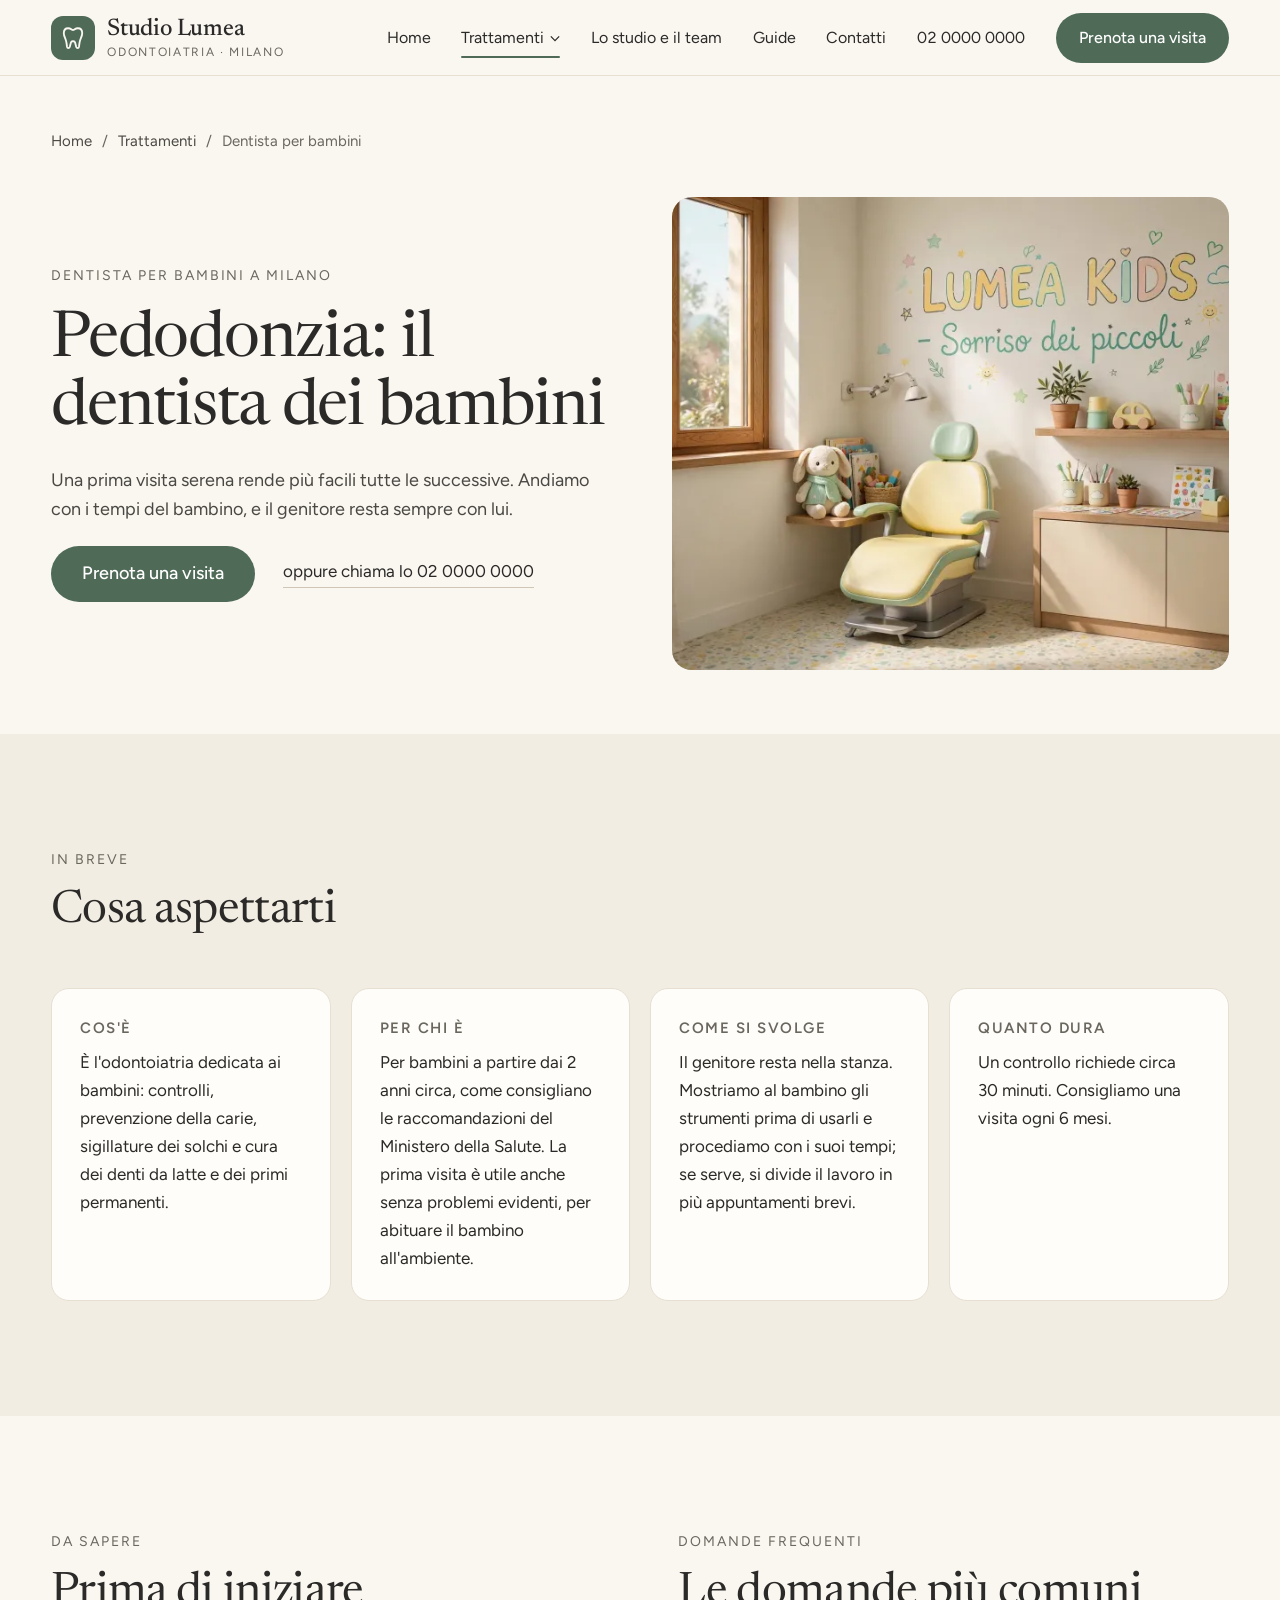
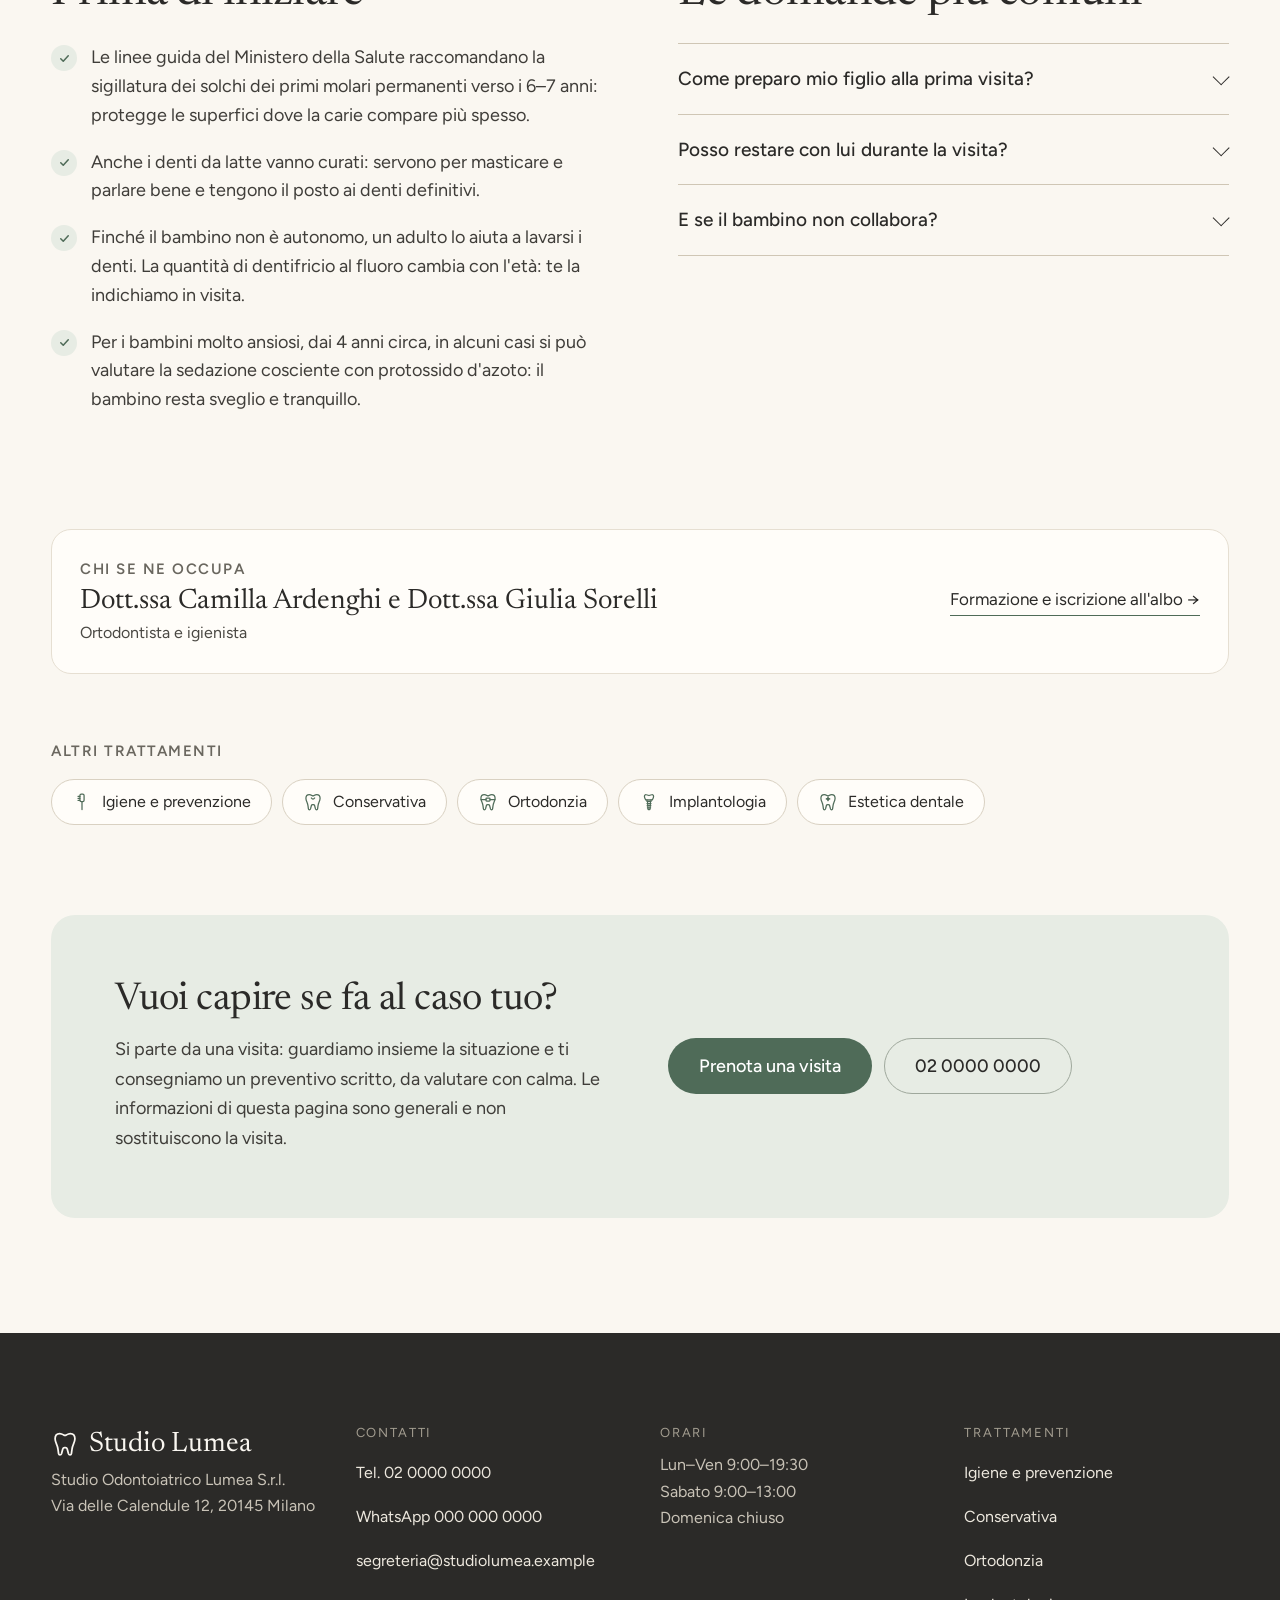
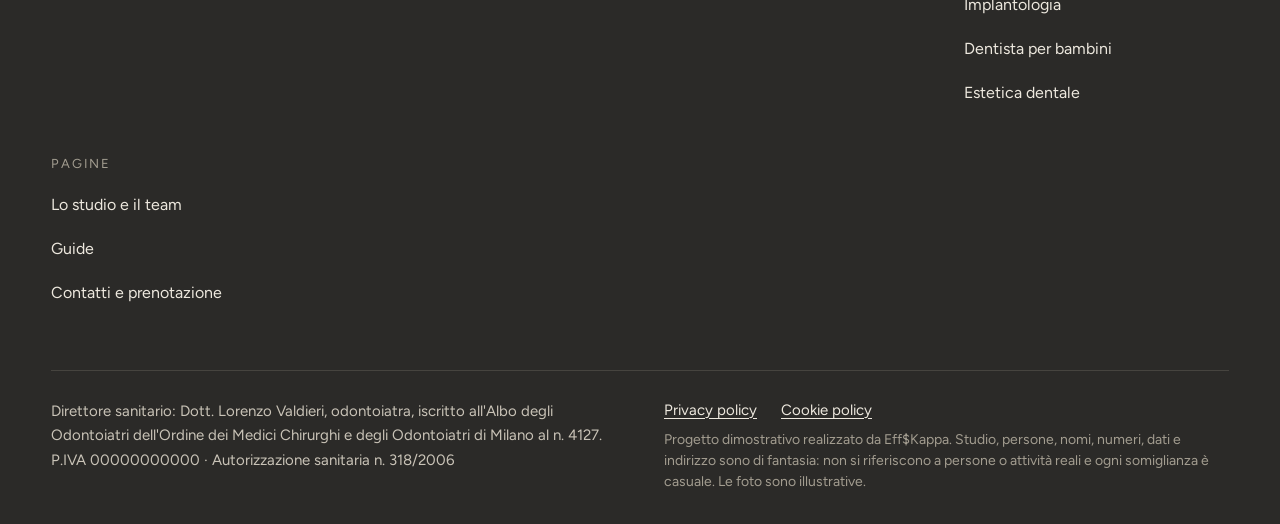
<file: pedodonzia.html>
<!DOCTYPE html>
<html lang="it">
<head>
<meta charset="utf-8">
<meta name="viewport" content="width=device-width, initial-scale=1">
<meta name="robots" content="noindex, nofollow">
<title>Dentista per bambini a Milano · Studio Odontoiatrico Lumea</title>
<meta name="description" content="Dentista per bambini a Milano, zona Wagner: quando fare la prima visita, sigillature, cura dei denti da latte e come preparare il bambino.">
<meta name="theme-color" content="#FAF7F1">
<meta property="og:type" content="website">
<meta property="og:locale" content="it_IT">
<meta property="og:site_name" content="Studio Odontoiatrico Lumea">
<meta property="og:title" content="Dentista per bambini a Milano · Studio Odontoiatrico Lumea">
<meta property="og:description" content="Dentista per bambini a Milano, zona Wagner: quando fare la prima visita, sigillature, cura dei denti da latte e come preparare il bambino.">
<meta property="og:url" content="https://chillguyzofficial-spec.github.io/StudioLumea_Dentistico/pedodonzia.html">
<meta property="og:image" content="https://chillguyzofficial-spec.github.io/StudioLumea_Dentistico/assets/og.jpg">
<meta property="og:image:width" content="1200">
<meta property="og:image:height" content="630">
<meta name="twitter:card" content="summary_large_image">
<script type="application/ld+json">{"@context":"https://schema.org","@type":"MedicalWebPage","name":"Dentista per bambini a Milano","description":"Dentista per bambini a Milano, zona Wagner: quando fare la prima visita, sigillature, cura dei denti da latte e come preparare il bambino.","url":"https://chillguyzofficial-spec.github.io/StudioLumea_Dentistico/pedodonzia.html","about":{"@type":"MedicalProcedure","name":"Dentista per bambini","description":"È l'odontoiatria dedicata ai bambini: controlli, prevenzione della carie, sigillature dei solchi e cura dei denti da latte e dei primi permanenti."},"lastReviewed":"2026-10-02","reviewedBy":{"@type":"Person","name":"Dott.ssa Camilla Ardenghi"}}</script>
<script type="application/ld+json">{"@context":"https://schema.org","@type":"BreadcrumbList","itemListElement":[{"@type":"ListItem","position":1,"name":"Home","item":"https://chillguyzofficial-spec.github.io/StudioLumea_Dentistico/"},{"@type":"ListItem","position":2,"name":"Trattamenti","item":"https://chillguyzofficial-spec.github.io/StudioLumea_Dentistico/trattamenti.html"},{"@type":"ListItem","position":3,"name":"Dentista per bambini"}]}</script>

<link rel="icon" href="assets/favicon.svg" type="image/svg+xml">
<link rel="preconnect" href="https://fonts.googleapis.com">
<link rel="preconnect" href="https://fonts.gstatic.com" crossorigin>
<link href="https://fonts.googleapis.com/css2?family=Figtree:wght@400;500;600&amp;family=Newsreader:opsz,wght@6..72,400;6..72,500&amp;display=swap" rel="stylesheet">
<link rel="stylesheet" href="css/styles.css?v=21">
<script>document.documentElement.classList.add('js')</script>
</head>
<body>
<a class="skip" href="#main">Vai al contenuto</a>
<div class="header-spacer"></div>
<header class="site-header">
  <div class="header-in">
    <a class="brand" href="index.html">
      <span class="brand__mark"><svg class="ico" viewBox="0 0 24 24" fill="none" stroke="currentColor" stroke-width="1.5" stroke-linecap="round" stroke-linejoin="round" aria-hidden="true" focusable="false"><path d="M7.5 3C5 3 3.5 5 3.5 7.6c0 2 .7 3.4 1.4 4.9.6 1.3.9 2.7 1.1 4.1l.5 3.6c.1.6.6 1.1 1.2 1.1s1.1-.4 1.3-1l1.1-4.1c.2-.7.8-1.2 1.5-1.2h.8c.7 0 1.3.5 1.5 1.2l1.1 4.1c.2.6.7 1 1.3 1s1.1-.5 1.2-1.1l.5-3.6c.2-1.4.5-2.8 1.1-4.1.7-1.5 1.4-2.9 1.4-4.9C20.5 5 19 3 16.5 3c-1.7 0-2.8.9-3.6 1.4-.6.3-1.2.3-1.8 0C10.3 3.9 9.2 3 7.5 3z"/></svg></span>
      <span class="brand__txt">
        <span class="brand__name">Studio Lumea</span>
        <span class="brand__sub">Odontoiatria · Milano</span>
      </span>
    </a>
    <nav class="nav" aria-label="Menu principale">
      <a class="nav__link" href="index.html">Home</a>
      <div class="nav__drop">
        <a class="nav__link" href="trattamenti.html" aria-current="page">Trattamenti<svg class="nav__caret" viewBox="0 0 12 8" aria-hidden="true"><path d="M1 1.5l5 5 5-5" fill="none" stroke="currentColor" stroke-width="1.5"/></svg></a>
        <div class="nav__panel">
          <a href="igiene-dentale.html"><svg class="ico" viewBox="0 0 24 24" fill="none" stroke="currentColor" stroke-width="1.5" stroke-linecap="round" stroke-linejoin="round" aria-hidden="true" focusable="false"><path d="M12 21v-9.5"/><rect x="9.5" y="2.5" width="5" height="9" rx="1.6"/><path d="M9.5 5.2H7.2M9.5 7.6H7.2M9.5 10H7.2"/></svg><span>Igiene e prevenzione</span></a>
          <a href="conservativa.html"><svg class="ico" viewBox="0 0 24 24" fill="none" stroke="currentColor" stroke-width="1.5" stroke-linecap="round" stroke-linejoin="round" aria-hidden="true" focusable="false"><path d="M7.5 3C5 3 3.5 5 3.5 7.6c0 2 .7 3.4 1.4 4.9.6 1.3.9 2.7 1.1 4.1l.5 3.6c.1.6.6 1.1 1.2 1.1s1.1-.4 1.3-1l1.1-4.1c.2-.7.8-1.2 1.5-1.2h.8c.7 0 1.3.5 1.5 1.2l1.1 4.1c.2.6.7 1 1.3 1s1.1-.5 1.2-1.1l.5-3.6c.2-1.4.5-2.8 1.1-4.1.7-1.5 1.4-2.9 1.4-4.9C20.5 5 19 3 16.5 3c-1.7 0-2.8.9-3.6 1.4-.6.3-1.2.3-1.8 0C10.3 3.9 9.2 3 7.5 3z"/><path d="M10 7.2c.6.9 1.4 1.3 2 1.3s1.4-.4 2-1.3"/></svg><span>Conservativa</span></a>
          <a href="ortodonzia.html"><svg class="ico" viewBox="0 0 24 24" fill="none" stroke="currentColor" stroke-width="1.5" stroke-linecap="round" stroke-linejoin="round" aria-hidden="true" focusable="false"><path d="M7.5 3C5 3 3.5 5 3.5 7.6c0 2 .7 3.4 1.4 4.9.6 1.3.9 2.7 1.1 4.1l.5 3.6c.1.6.6 1.1 1.2 1.1s1.1-.4 1.3-1l1.1-4.1c.2-.7.8-1.2 1.5-1.2h.8c.7 0 1.3.5 1.5 1.2l1.1 4.1c.2.6.7 1 1.3 1s1.1-.5 1.2-1.1l.5-3.6c.2-1.4.5-2.8 1.1-4.1.7-1.5 1.4-2.9 1.4-4.9C20.5 5 19 3 16.5 3c-1.7 0-2.8.9-3.6 1.4-.6.3-1.2.3-1.8 0C10.3 3.9 9.2 3 7.5 3z"/><rect x="9.6" y="7.4" width="4.8" height="3.4" rx=".8"/><path d="M3.6 9.1h6M14.4 9.1h6"/></svg><span>Ortodonzia</span></a>
          <a href="implantologia.html"><svg class="ico" viewBox="0 0 24 24" fill="none" stroke="currentColor" stroke-width="1.5" stroke-linecap="round" stroke-linejoin="round" aria-hidden="true" focusable="false"><path d="M6.5 5c0-1.3 1.2-2.1 2.4-1.7l3.1.9 3.1-.9c1.2-.4 2.4.4 2.4 1.7 0 1.9-.9 3.3-1.5 4.4h-8C7.4 8.3 6.5 6.9 6.5 5z"/><path d="M9.5 9.4v1.8h5V9.4"/><path d="M10.2 11.2h3.6l-.6 9.3c0 .4-.3.7-.7.7h-1c-.4 0-.7-.3-.7-.7z"/><path d="M9.6 13.8h4.8M9.8 16.4h4.4M10.1 19h3.8"/></svg><span>Implantologia</span></a>
          <a href="pedodonzia.html" aria-current="page"><svg class="ico" viewBox="0 0 24 24" fill="none" stroke="currentColor" stroke-width="1.5" stroke-linecap="round" stroke-linejoin="round" aria-hidden="true" focusable="false"><path d="M7.5 3C5 3 3.5 5 3.5 7.6c0 2 .7 3.4 1.4 4.9.6 1.3.9 2.7 1.1 4.1l.5 3.6c.1.6.6 1.1 1.2 1.1s1.1-.4 1.3-1l1.1-4.1c.2-.7.8-1.2 1.5-1.2h.8c.7 0 1.3.5 1.5 1.2l1.1 4.1c.2.6.7 1 1.3 1s1.1-.5 1.2-1.1l.5-3.6c.2-1.4.5-2.8 1.1-4.1.7-1.5 1.4-2.9 1.4-4.9C20.5 5 19 3 16.5 3c-1.7 0-2.8.9-3.6 1.4-.6.3-1.2.3-1.8 0C10.3 3.9 9.2 3 7.5 3z"/><path d="M9.6 9.6c1.3 1.2 3.5 1.2 4.8 0"/><circle cx="9.6" cy="7" r=".4" fill="currentColor"/><circle cx="14.4" cy="7" r=".4" fill="currentColor"/></svg><span>Dentista per bambini</span></a>
          <a href="estetica-dentale.html"><svg class="ico" viewBox="0 0 24 24" fill="none" stroke="currentColor" stroke-width="1.5" stroke-linecap="round" stroke-linejoin="round" aria-hidden="true" focusable="false"><path d="M7.5 3C5 3 3.5 5 3.5 7.6c0 2 .7 3.4 1.4 4.9.6 1.3.9 2.7 1.1 4.1l.5 3.6c.1.6.6 1.1 1.2 1.1s1.1-.4 1.3-1l1.1-4.1c.2-.7.8-1.2 1.5-1.2h.8c.7 0 1.3.5 1.5 1.2l1.1 4.1c.2.6.7 1 1.3 1s1.1-.5 1.2-1.1l.5-3.6c.2-1.4.5-2.8 1.1-4.1.7-1.5 1.4-2.9 1.4-4.9C20.5 5 19 3 16.5 3c-1.7 0-2.8.9-3.6 1.4-.6.3-1.2.3-1.8 0C10.3 3.9 9.2 3 7.5 3z"/><path d="M12 6.2l.6 1.5 1.5.6-1.5.6-.6 1.5-.6-1.5-1.5-.6 1.5-.6z"/></svg><span>Estetica dentale</span></a>
          <a class="nav__all" href="trattamenti.html">Tutti i trattamenti →</a>
        </div>
      </div>
      <a class="nav__link" href="studio.html">Lo studio e il team</a>
      <a class="nav__link" href="guide.html">Guide</a>
      <a class="nav__link" href="contatti.html">Contatti</a>
      <a class="nav__tel" href="tel:+390200000000">02 0000 0000</a>
      <a class="btn btn--primary" href="contatti.html#prenota">Prenota una visita</a>
    </nav>
    <button class="menu-toggle" type="button" data-menu-open aria-controls="mobile-menu" aria-expanded="false">
      <span class="menu-toggle__bars" aria-hidden="true"><span></span><span></span></span>Menu
    </button>
  </div>
</header>
<div class="mobile-menu" id="mobile-menu" aria-hidden="true" role="dialog" aria-modal="true" aria-label="Menu">
  <div class="mobile-menu__top">
    <span class="brand"><span class="brand__mark"><svg class="ico" viewBox="0 0 24 24" fill="none" stroke="currentColor" stroke-width="1.5" stroke-linecap="round" stroke-linejoin="round" aria-hidden="true" focusable="false"><path d="M7.5 3C5 3 3.5 5 3.5 7.6c0 2 .7 3.4 1.4 4.9.6 1.3.9 2.7 1.1 4.1l.5 3.6c.1.6.6 1.1 1.2 1.1s1.1-.4 1.3-1l1.1-4.1c.2-.7.8-1.2 1.5-1.2h.8c.7 0 1.3.5 1.5 1.2l1.1 4.1c.2.6.7 1 1.3 1s1.1-.5 1.2-1.1l.5-3.6c.2-1.4.5-2.8 1.1-4.1.7-1.5 1.4-2.9 1.4-4.9C20.5 5 19 3 16.5 3c-1.7 0-2.8.9-3.6 1.4-.6.3-1.2.3-1.8 0C10.3 3.9 9.2 3 7.5 3z"/></svg></span><span class="brand__name">Studio Lumea</span></span>
    <button class="menu-toggle" type="button" data-menu-close>Chiudi</button>
  </div>
  <nav class="mobile-menu__nav" aria-label="Menu mobile">
    <a href="index.html" data-menu-close>Home</a>
    <a href="trattamenti.html" aria-current="page" data-menu-close>Trattamenti</a>
    <div class="mobile-menu__sub">
      <a href="igiene-dentale.html" data-menu-close><svg class="ico" viewBox="0 0 24 24" fill="none" stroke="currentColor" stroke-width="1.5" stroke-linecap="round" stroke-linejoin="round" aria-hidden="true" focusable="false"><path d="M12 21v-9.5"/><rect x="9.5" y="2.5" width="5" height="9" rx="1.6"/><path d="M9.5 5.2H7.2M9.5 7.6H7.2M9.5 10H7.2"/></svg>Igiene e prevenzione</a>
      <a href="conservativa.html" data-menu-close><svg class="ico" viewBox="0 0 24 24" fill="none" stroke="currentColor" stroke-width="1.5" stroke-linecap="round" stroke-linejoin="round" aria-hidden="true" focusable="false"><path d="M7.5 3C5 3 3.5 5 3.5 7.6c0 2 .7 3.4 1.4 4.9.6 1.3.9 2.7 1.1 4.1l.5 3.6c.1.6.6 1.1 1.2 1.1s1.1-.4 1.3-1l1.1-4.1c.2-.7.8-1.2 1.5-1.2h.8c.7 0 1.3.5 1.5 1.2l1.1 4.1c.2.6.7 1 1.3 1s1.1-.5 1.2-1.1l.5-3.6c.2-1.4.5-2.8 1.1-4.1.7-1.5 1.4-2.9 1.4-4.9C20.5 5 19 3 16.5 3c-1.7 0-2.8.9-3.6 1.4-.6.3-1.2.3-1.8 0C10.3 3.9 9.2 3 7.5 3z"/><path d="M10 7.2c.6.9 1.4 1.3 2 1.3s1.4-.4 2-1.3"/></svg>Conservativa</a>
      <a href="ortodonzia.html" data-menu-close><svg class="ico" viewBox="0 0 24 24" fill="none" stroke="currentColor" stroke-width="1.5" stroke-linecap="round" stroke-linejoin="round" aria-hidden="true" focusable="false"><path d="M7.5 3C5 3 3.5 5 3.5 7.6c0 2 .7 3.4 1.4 4.9.6 1.3.9 2.7 1.1 4.1l.5 3.6c.1.6.6 1.1 1.2 1.1s1.1-.4 1.3-1l1.1-4.1c.2-.7.8-1.2 1.5-1.2h.8c.7 0 1.3.5 1.5 1.2l1.1 4.1c.2.6.7 1 1.3 1s1.1-.5 1.2-1.1l.5-3.6c.2-1.4.5-2.8 1.1-4.1.7-1.5 1.4-2.9 1.4-4.9C20.5 5 19 3 16.5 3c-1.7 0-2.8.9-3.6 1.4-.6.3-1.2.3-1.8 0C10.3 3.9 9.2 3 7.5 3z"/><rect x="9.6" y="7.4" width="4.8" height="3.4" rx=".8"/><path d="M3.6 9.1h6M14.4 9.1h6"/></svg>Ortodonzia</a>
      <a href="implantologia.html" data-menu-close><svg class="ico" viewBox="0 0 24 24" fill="none" stroke="currentColor" stroke-width="1.5" stroke-linecap="round" stroke-linejoin="round" aria-hidden="true" focusable="false"><path d="M6.5 5c0-1.3 1.2-2.1 2.4-1.7l3.1.9 3.1-.9c1.2-.4 2.4.4 2.4 1.7 0 1.9-.9 3.3-1.5 4.4h-8C7.4 8.3 6.5 6.9 6.5 5z"/><path d="M9.5 9.4v1.8h5V9.4"/><path d="M10.2 11.2h3.6l-.6 9.3c0 .4-.3.7-.7.7h-1c-.4 0-.7-.3-.7-.7z"/><path d="M9.6 13.8h4.8M9.8 16.4h4.4M10.1 19h3.8"/></svg>Implantologia</a>
      <a href="pedodonzia.html" aria-current="page" data-menu-close><svg class="ico" viewBox="0 0 24 24" fill="none" stroke="currentColor" stroke-width="1.5" stroke-linecap="round" stroke-linejoin="round" aria-hidden="true" focusable="false"><path d="M7.5 3C5 3 3.5 5 3.5 7.6c0 2 .7 3.4 1.4 4.9.6 1.3.9 2.7 1.1 4.1l.5 3.6c.1.6.6 1.1 1.2 1.1s1.1-.4 1.3-1l1.1-4.1c.2-.7.8-1.2 1.5-1.2h.8c.7 0 1.3.5 1.5 1.2l1.1 4.1c.2.6.7 1 1.3 1s1.1-.5 1.2-1.1l.5-3.6c.2-1.4.5-2.8 1.1-4.1.7-1.5 1.4-2.9 1.4-4.9C20.5 5 19 3 16.5 3c-1.7 0-2.8.9-3.6 1.4-.6.3-1.2.3-1.8 0C10.3 3.9 9.2 3 7.5 3z"/><path d="M9.6 9.6c1.3 1.2 3.5 1.2 4.8 0"/><circle cx="9.6" cy="7" r=".4" fill="currentColor"/><circle cx="14.4" cy="7" r=".4" fill="currentColor"/></svg>Dentista per bambini</a>
      <a href="estetica-dentale.html" data-menu-close><svg class="ico" viewBox="0 0 24 24" fill="none" stroke="currentColor" stroke-width="1.5" stroke-linecap="round" stroke-linejoin="round" aria-hidden="true" focusable="false"><path d="M7.5 3C5 3 3.5 5 3.5 7.6c0 2 .7 3.4 1.4 4.9.6 1.3.9 2.7 1.1 4.1l.5 3.6c.1.6.6 1.1 1.2 1.1s1.1-.4 1.3-1l1.1-4.1c.2-.7.8-1.2 1.5-1.2h.8c.7 0 1.3.5 1.5 1.2l1.1 4.1c.2.6.7 1 1.3 1s1.1-.5 1.2-1.1l.5-3.6c.2-1.4.5-2.8 1.1-4.1.7-1.5 1.4-2.9 1.4-4.9C20.5 5 19 3 16.5 3c-1.7 0-2.8.9-3.6 1.4-.6.3-1.2.3-1.8 0C10.3 3.9 9.2 3 7.5 3z"/><path d="M12 6.2l.6 1.5 1.5.6-1.5.6-.6 1.5-.6-1.5-1.5-.6 1.5-.6z"/></svg>Estetica dentale</a>
    </div>
    <a href="studio.html" data-menu-close>Lo studio e il team</a>
    <a href="guide.html" data-menu-close>Guide</a>
    <a href="contatti.html" data-menu-close>Contatti</a>
  </nav>
  <div class="mobile-menu__foot">
    <a class="btn btn--primary" href="contatti.html#prenota" data-menu-close>Prenota una visita</a>
    <div class="row">
      <a class="btn btn--ghost btn--sm" href="tel:+390200000000">Chiama</a>
      <a class="btn btn--ghost btn--sm" href="https://wa.me/390000000000" target="_blank" rel="noopener">WhatsApp</a>
    </div>
    <p>Via delle Calendule 12, 20145 Milano<br>Lun–Ven 9:00–19:30 · Sab 9:00–13:00</p>
  </div>
</div>
<div class="mobile-bar">
  <a class="btn btn--ghost" href="tel:+390200000000">Chiama</a>
  <a class="btn btn--primary" href="contatti.html#prenota">Prenota una visita</a>
</div>

<main id="main">
<section class="page-head tr-head">
  <div class="wrap">
    <nav class="crumbs" aria-label="Sei qui"><a href="index.html">Home</a><span aria-hidden="true">/</span><a href="trattamenti.html">Trattamenti</a><span aria-hidden="true">/</span><span aria-current="page">Dentista per bambini</span></nav>
    <div class="tr-head__grid">
      <div class="page-head__text" data-reveal>
        <span class="eyebrow">Dentista per bambini a Milano</span>
        <h1 class="h1">Pedodonzia: il dentista dei bambini</h1>
        <p class="lead">Una prima visita serena rende più facili tutte le successive. Andiamo con i tempi del bambino, e il genitore resta sempre con lui.</p>
        <div class="hero__actions">
          <a class="btn btn--primary" href="contatti.html#prenota">Prenota una visita</a>
          <a class="hero__tel" href="tel:+390200000000">oppure chiama lo 02 0000 0000</a>
        </div>
      </div>
      <div class="photo tr-head__photo" data-reveal="120"><img src="assets/img/lumea-kids-1400.webp" srcset="assets/img/lumea-kids-800.webp 800w, assets/img/lumea-kids-1400.webp 1400w, assets/img/lumea-kids.webp 1920w" sizes="(max-width: 960px) 100vw, 50vw" alt="La sala dedicata ai bambini, con una poltrona colorata, libri e giochi" width="1920" height="1280" fetchpriority="high" decoding="async"></div>
    </div>
  </div>
</section>

<section class="section section--alt">
  <div class="wrap">
    <div class="stack" style="max-width:680px;margin-bottom:clamp(36px,4vw,56px)" data-reveal>
      <span class="eyebrow">In breve</span>
      <h2 class="h2">Cosa aspettarti</h2>
    </div>
    <div class="facts-grid facts-grid--cards" data-reveal="80">
      <div><h3 class="label">Cos'è</h3><p>È l'odontoiatria dedicata ai bambini: controlli, prevenzione della carie, sigillature dei solchi e cura dei denti da latte e dei primi permanenti.</p></div>
      <div><h3 class="label">Per chi è</h3><p>Per bambini a partire dai 2 anni circa, come consigliano le raccomandazioni del Ministero della Salute. La prima visita è utile anche senza problemi evidenti, per abituare il bambino all'ambiente.</p></div>
      <div><h3 class="label">Come si svolge</h3><p>Il genitore resta nella stanza. Mostriamo al bambino gli strumenti prima di usarli e procediamo con i suoi tempi; se serve, si divide il lavoro in più appuntamenti brevi.</p></div>
      <div><h3 class="label">Quanto dura</h3><p>Un controllo richiede circa 30 minuti. Consigliamo una visita ogni 6 mesi.</p></div>
    </div>
  </div>
</section>

<section class="section">
  <div class="wrap faq-wrap">
    <div class="stack-lg" data-reveal>
      <div class="stack">
        <span class="eyebrow">Da sapere</span>
        <h2 class="h2">Prima di iniziare</h2>
      </div>
      <ul class="know">
        <li>Le linee guida del Ministero della Salute raccomandano la sigillatura dei solchi dei primi molari permanenti verso i 6–7 anni: protegge le superfici dove la carie compare più spesso.</li>
        <li>Anche i denti da latte vanno curati: servono per masticare e parlare bene e tengono il posto ai denti definitivi.</li>
        <li>Finché il bambino non è autonomo, un adulto lo aiuta a lavarsi i denti. La quantità di dentifricio al fluoro cambia con l'età: te la indichiamo in visita.</li>
        <li>Per i bambini molto ansiosi, dai 4 anni circa, in alcuni casi si può valutare la sedazione cosciente con protossido d'azoto: il bambino resta sveglio e tranquillo.</li>
      </ul>
    </div>
    <div class="stack-lg" data-reveal="120">
      <div class="stack">
        <span class="eyebrow">Domande frequenti</span>
        <h2 class="h2">Le domande più comuni</h2>
      </div>
      <div class="faq">
        <details id="faq-pedodonzia-1"><summary>Come preparo mio figlio alla prima visita?</summary><p>Parlane in modo semplice e positivo, senza usare il dentista come minaccia e senza promettere che "non farà niente". Spesso la prima volta si guardano e si contano i denti, e basta.</p></details>
        <details id="faq-pedodonzia-2"><summary>Posso restare con lui durante la visita?</summary><p>Sì, sempre. Per i più piccoli è la cosa più rassicurante, e ci aiuta a capire come sta.</p></details>
        <details id="faq-pedodonzia-3"><summary>E se il bambino non collabora?</summary><p>Ci fermiamo e riproviamo un'altra volta, con appuntamenti brevi. Forzare una visita rende più difficili tutte le successive.</p></details>
      </div>
    </div>
  </div>
</section>

<section style="padding-bottom:clamp(72px,9vw,120px)">
  <div class="wrap">
    <div class="who" data-reveal>
      <div class="stack" style="gap:4px">
        <span class="label">Chi se ne occupa</span>
        <span class="who__name">Dott.ssa Camilla Ardenghi e Dott.ssa Giulia Sorelli</span>
        <span class="who__role">Ortodontista e igienista</span>
      </div>
      <a class="link-u" href="studio.html">Formazione e iscrizione all'albo →</a>
    </div>
    <div class="others" data-reveal>
      <span class="label">Altri trattamenti</span>
      <nav class="chips" aria-label="Altri trattamenti">
        <a class="chip chip--ico" href="igiene-dentale.html"><svg class="ico" viewBox="0 0 24 24" fill="none" stroke="currentColor" stroke-width="1.5" stroke-linecap="round" stroke-linejoin="round" aria-hidden="true" focusable="false"><path d="M12 21v-9.5"/><rect x="9.5" y="2.5" width="5" height="9" rx="1.6"/><path d="M9.5 5.2H7.2M9.5 7.6H7.2M9.5 10H7.2"/></svg>Igiene e prevenzione</a>
        <a class="chip chip--ico" href="conservativa.html"><svg class="ico" viewBox="0 0 24 24" fill="none" stroke="currentColor" stroke-width="1.5" stroke-linecap="round" stroke-linejoin="round" aria-hidden="true" focusable="false"><path d="M7.5 3C5 3 3.5 5 3.5 7.6c0 2 .7 3.4 1.4 4.9.6 1.3.9 2.7 1.1 4.1l.5 3.6c.1.6.6 1.1 1.2 1.1s1.1-.4 1.3-1l1.1-4.1c.2-.7.8-1.2 1.5-1.2h.8c.7 0 1.3.5 1.5 1.2l1.1 4.1c.2.6.7 1 1.3 1s1.1-.5 1.2-1.1l.5-3.6c.2-1.4.5-2.8 1.1-4.1.7-1.5 1.4-2.9 1.4-4.9C20.5 5 19 3 16.5 3c-1.7 0-2.8.9-3.6 1.4-.6.3-1.2.3-1.8 0C10.3 3.9 9.2 3 7.5 3z"/><path d="M10 7.2c.6.9 1.4 1.3 2 1.3s1.4-.4 2-1.3"/></svg>Conservativa</a>
        <a class="chip chip--ico" href="ortodonzia.html"><svg class="ico" viewBox="0 0 24 24" fill="none" stroke="currentColor" stroke-width="1.5" stroke-linecap="round" stroke-linejoin="round" aria-hidden="true" focusable="false"><path d="M7.5 3C5 3 3.5 5 3.5 7.6c0 2 .7 3.4 1.4 4.9.6 1.3.9 2.7 1.1 4.1l.5 3.6c.1.6.6 1.1 1.2 1.1s1.1-.4 1.3-1l1.1-4.1c.2-.7.8-1.2 1.5-1.2h.8c.7 0 1.3.5 1.5 1.2l1.1 4.1c.2.6.7 1 1.3 1s1.1-.5 1.2-1.1l.5-3.6c.2-1.4.5-2.8 1.1-4.1.7-1.5 1.4-2.9 1.4-4.9C20.5 5 19 3 16.5 3c-1.7 0-2.8.9-3.6 1.4-.6.3-1.2.3-1.8 0C10.3 3.9 9.2 3 7.5 3z"/><rect x="9.6" y="7.4" width="4.8" height="3.4" rx=".8"/><path d="M3.6 9.1h6M14.4 9.1h6"/></svg>Ortodonzia</a>
        <a class="chip chip--ico" href="implantologia.html"><svg class="ico" viewBox="0 0 24 24" fill="none" stroke="currentColor" stroke-width="1.5" stroke-linecap="round" stroke-linejoin="round" aria-hidden="true" focusable="false"><path d="M6.5 5c0-1.3 1.2-2.1 2.4-1.7l3.1.9 3.1-.9c1.2-.4 2.4.4 2.4 1.7 0 1.9-.9 3.3-1.5 4.4h-8C7.4 8.3 6.5 6.9 6.5 5z"/><path d="M9.5 9.4v1.8h5V9.4"/><path d="M10.2 11.2h3.6l-.6 9.3c0 .4-.3.7-.7.7h-1c-.4 0-.7-.3-.7-.7z"/><path d="M9.6 13.8h4.8M9.8 16.4h4.4M10.1 19h3.8"/></svg>Implantologia</a>
        <a class="chip chip--ico" href="estetica-dentale.html"><svg class="ico" viewBox="0 0 24 24" fill="none" stroke="currentColor" stroke-width="1.5" stroke-linecap="round" stroke-linejoin="round" aria-hidden="true" focusable="false"><path d="M7.5 3C5 3 3.5 5 3.5 7.6c0 2 .7 3.4 1.4 4.9.6 1.3.9 2.7 1.1 4.1l.5 3.6c.1.6.6 1.1 1.2 1.1s1.1-.4 1.3-1l1.1-4.1c.2-.7.8-1.2 1.5-1.2h.8c.7 0 1.3.5 1.5 1.2l1.1 4.1c.2.6.7 1 1.3 1s1.1-.5 1.2-1.1l.5-3.6c.2-1.4.5-2.8 1.1-4.1.7-1.5 1.4-2.9 1.4-4.9C20.5 5 19 3 16.5 3c-1.7 0-2.8.9-3.6 1.4-.6.3-1.2.3-1.8 0C10.3 3.9 9.2 3 7.5 3z"/><path d="M12 6.2l.6 1.5 1.5.6-1.5.6-.6 1.5-.6-1.5-1.5-.6 1.5-.6z"/></svg>Estetica dentale</a>
      </nav>
    </div>
    <div class="cta-panel" data-reveal>
    <div class="stack" style="gap:14px">
      <h2 class="h2">Vuoi capire se fa al caso tuo?</h2>
      <p class="text" style="color:var(--ink-2)">Si parte da una visita: guardiamo insieme la situazione e ti consegniamo un preventivo scritto, da valutare con calma. Le informazioni di questa pagina sono generali e non sostituiscono la visita.</p>
    </div>
    <div class="actions">
      <a class="btn btn--primary" href="contatti.html#prenota">Prenota una visita</a>
      <a class="btn btn--ghost" href="tel:+390200000000">02 0000 0000</a>
    </div>
  </div>
  </div>
</section>
</main>

<footer class="site-footer">
  <div class="footer-in">
    <div class="footer-cols">
      <div>
        <span class="footer-brand"><svg class="ico" viewBox="0 0 24 24" fill="none" stroke="currentColor" stroke-width="1.5" stroke-linecap="round" stroke-linejoin="round" aria-hidden="true" focusable="false"><path d="M7.5 3C5 3 3.5 5 3.5 7.6c0 2 .7 3.4 1.4 4.9.6 1.3.9 2.7 1.1 4.1l.5 3.6c.1.6.6 1.1 1.2 1.1s1.1-.4 1.3-1l1.1-4.1c.2-.7.8-1.2 1.5-1.2h.8c.7 0 1.3.5 1.5 1.2l1.1 4.1c.2.6.7 1 1.3 1s1.1-.5 1.2-1.1l.5-3.6c.2-1.4.5-2.8 1.1-4.1.7-1.5 1.4-2.9 1.4-4.9C20.5 5 19 3 16.5 3c-1.7 0-2.8.9-3.6 1.4-.6.3-1.2.3-1.8 0C10.3 3.9 9.2 3 7.5 3z"/></svg>Studio Lumea</span>
        <p>Studio Odontoiatrico Lumea S.r.l.<br>Via delle Calendule 12, 20145 Milano</p>
      </div>
      <div>
        <span class="footer-title">Contatti</span>
        <a href="tel:+390200000000">Tel. 02 0000 0000</a>
        <a href="https://wa.me/390000000000" target="_blank" rel="noopener">WhatsApp 000 000 0000</a>
        <a href="mailto:segreteria@studiolumea.example">segreteria@studiolumea.example</a>
      </div>
      <div>
        <span class="footer-title">Orari</span>
        <p>Lun–Ven 9:00–19:30<br>Sabato 9:00–13:00<br>Domenica chiuso</p>
      </div>
      <div>
        <span class="footer-title">Trattamenti</span>
        <a href="igiene-dentale.html">Igiene e prevenzione</a>
        <a href="conservativa.html">Conservativa</a>
        <a href="ortodonzia.html">Ortodonzia</a>
        <a href="implantologia.html">Implantologia</a>
        <a href="pedodonzia.html">Dentista per bambini</a>
        <a href="estetica-dentale.html">Estetica dentale</a>
      </div>
      <div>
        <span class="footer-title">Pagine</span>
        <a href="studio.html">Lo studio e il team</a>
        <a href="guide.html">Guide</a>
        <a href="contatti.html">Contatti e prenotazione</a>
      </div>
    </div>
    <div class="footer-legal">
      <p>Direttore sanitario: Dott. Lorenzo Valdieri, odontoiatra, iscritto all'Albo degli Odontoiatri dell'Ordine dei Medici Chirurghi e degli Odontoiatri di Milano al n. 4127.<br>P.IVA 00000000000 · Autorizzazione sanitaria n. 318/2006</p>
      <div class="footer-links">
        <a href="privacy.html">Privacy policy</a>
        <a href="privacy.html#cookie">Cookie policy</a>
        <small>Progetto dimostrativo realizzato da Eff$Kappa. Studio, persone, nomi, numeri, dati e indirizzo sono di fantasia: non si riferiscono a persone o attività reali e ogni somiglianza è casuale. Le foto sono illustrative.</small>
      </div>
    </div>
  </div>
</footer>
<script src="js/main.js?v=21"></script>
</body>
</html>
</file>
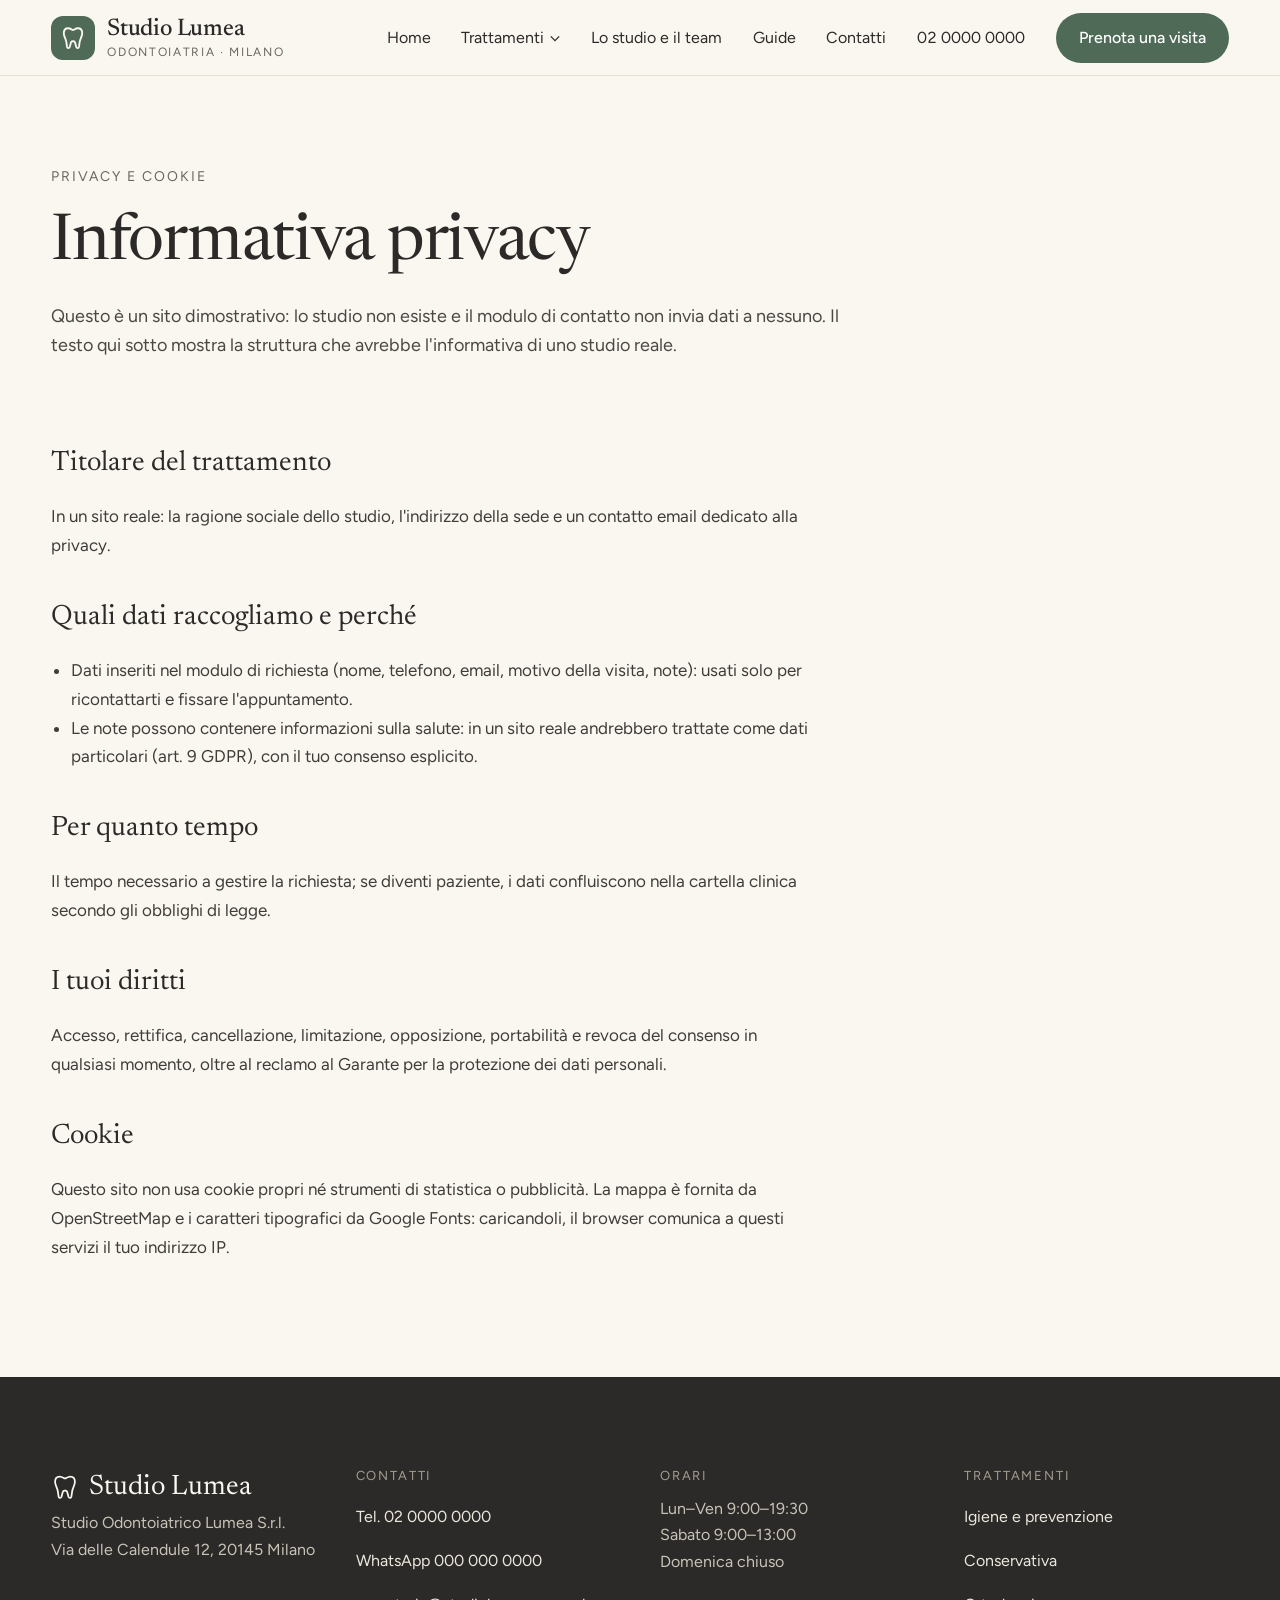
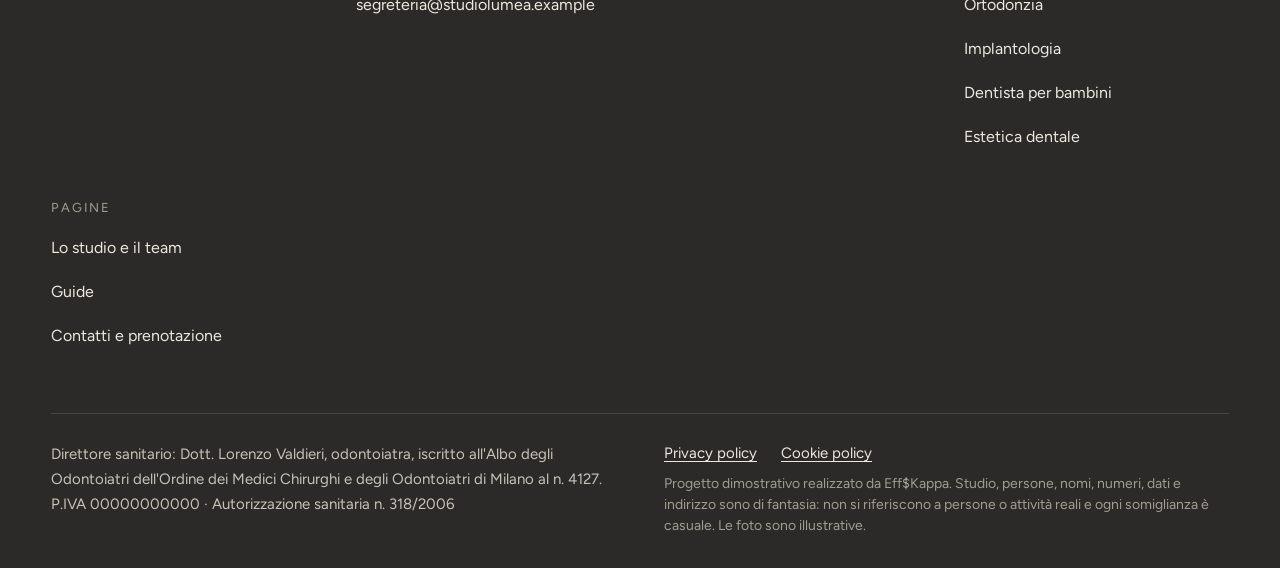
<file: privacy.html>
<!DOCTYPE html>
<html lang="it">
<head>
<meta charset="utf-8">
<meta name="viewport" content="width=device-width, initial-scale=1">
<meta name="robots" content="noindex, nofollow">
<title>Privacy e cookie · Studio Odontoiatrico Lumea</title>
<meta name="description" content="Informativa privacy e cookie di esempio del sito dimostrativo Studio Lumea.">
<meta name="theme-color" content="#FAF7F1">
<meta property="og:type" content="website">
<meta property="og:locale" content="it_IT">
<meta property="og:site_name" content="Studio Odontoiatrico Lumea">
<meta property="og:title" content="Privacy e cookie · Studio Odontoiatrico Lumea">
<meta property="og:description" content="Informativa privacy e cookie di esempio del sito dimostrativo Studio Lumea.">
<meta property="og:url" content="https://chillguyzofficial-spec.github.io/StudioLumea_Dentistico/privacy.html">
<meta property="og:image" content="https://chillguyzofficial-spec.github.io/StudioLumea_Dentistico/assets/og.jpg">
<meta property="og:image:width" content="1200">
<meta property="og:image:height" content="630">
<meta name="twitter:card" content="summary_large_image">

<link rel="icon" href="assets/favicon.svg" type="image/svg+xml">
<link rel="preconnect" href="https://fonts.googleapis.com">
<link rel="preconnect" href="https://fonts.gstatic.com" crossorigin>
<link href="https://fonts.googleapis.com/css2?family=Figtree:wght@400;500;600&amp;family=Newsreader:opsz,wght@6..72,400;6..72,500&amp;display=swap" rel="stylesheet">
<link rel="stylesheet" href="css/styles.css?v=21">
<script>document.documentElement.classList.add('js')</script>
</head>
<body>
<a class="skip" href="#main">Vai al contenuto</a>
<div class="header-spacer"></div>
<header class="site-header">
  <div class="header-in">
    <a class="brand" href="index.html">
      <span class="brand__mark"><svg class="ico" viewBox="0 0 24 24" fill="none" stroke="currentColor" stroke-width="1.5" stroke-linecap="round" stroke-linejoin="round" aria-hidden="true" focusable="false"><path d="M7.5 3C5 3 3.5 5 3.5 7.6c0 2 .7 3.4 1.4 4.9.6 1.3.9 2.7 1.1 4.1l.5 3.6c.1.6.6 1.1 1.2 1.1s1.1-.4 1.3-1l1.1-4.1c.2-.7.8-1.2 1.5-1.2h.8c.7 0 1.3.5 1.5 1.2l1.1 4.1c.2.6.7 1 1.3 1s1.1-.5 1.2-1.1l.5-3.6c.2-1.4.5-2.8 1.1-4.1.7-1.5 1.4-2.9 1.4-4.9C20.5 5 19 3 16.5 3c-1.7 0-2.8.9-3.6 1.4-.6.3-1.2.3-1.8 0C10.3 3.9 9.2 3 7.5 3z"/></svg></span>
      <span class="brand__txt">
        <span class="brand__name">Studio Lumea</span>
        <span class="brand__sub">Odontoiatria · Milano</span>
      </span>
    </a>
    <nav class="nav" aria-label="Menu principale">
      <a class="nav__link" href="index.html">Home</a>
      <div class="nav__drop">
        <a class="nav__link" href="trattamenti.html">Trattamenti<svg class="nav__caret" viewBox="0 0 12 8" aria-hidden="true"><path d="M1 1.5l5 5 5-5" fill="none" stroke="currentColor" stroke-width="1.5"/></svg></a>
        <div class="nav__panel">
          <a href="igiene-dentale.html"><svg class="ico" viewBox="0 0 24 24" fill="none" stroke="currentColor" stroke-width="1.5" stroke-linecap="round" stroke-linejoin="round" aria-hidden="true" focusable="false"><path d="M12 21v-9.5"/><rect x="9.5" y="2.5" width="5" height="9" rx="1.6"/><path d="M9.5 5.2H7.2M9.5 7.6H7.2M9.5 10H7.2"/></svg><span>Igiene e prevenzione</span></a>
          <a href="conservativa.html"><svg class="ico" viewBox="0 0 24 24" fill="none" stroke="currentColor" stroke-width="1.5" stroke-linecap="round" stroke-linejoin="round" aria-hidden="true" focusable="false"><path d="M7.5 3C5 3 3.5 5 3.5 7.6c0 2 .7 3.4 1.4 4.9.6 1.3.9 2.7 1.1 4.1l.5 3.6c.1.6.6 1.1 1.2 1.1s1.1-.4 1.3-1l1.1-4.1c.2-.7.8-1.2 1.5-1.2h.8c.7 0 1.3.5 1.5 1.2l1.1 4.1c.2.6.7 1 1.3 1s1.1-.5 1.2-1.1l.5-3.6c.2-1.4.5-2.8 1.1-4.1.7-1.5 1.4-2.9 1.4-4.9C20.5 5 19 3 16.5 3c-1.7 0-2.8.9-3.6 1.4-.6.3-1.2.3-1.8 0C10.3 3.9 9.2 3 7.5 3z"/><path d="M10 7.2c.6.9 1.4 1.3 2 1.3s1.4-.4 2-1.3"/></svg><span>Conservativa</span></a>
          <a href="ortodonzia.html"><svg class="ico" viewBox="0 0 24 24" fill="none" stroke="currentColor" stroke-width="1.5" stroke-linecap="round" stroke-linejoin="round" aria-hidden="true" focusable="false"><path d="M7.5 3C5 3 3.5 5 3.5 7.6c0 2 .7 3.4 1.4 4.9.6 1.3.9 2.7 1.1 4.1l.5 3.6c.1.6.6 1.1 1.2 1.1s1.1-.4 1.3-1l1.1-4.1c.2-.7.8-1.2 1.5-1.2h.8c.7 0 1.3.5 1.5 1.2l1.1 4.1c.2.6.7 1 1.3 1s1.1-.5 1.2-1.1l.5-3.6c.2-1.4.5-2.8 1.1-4.1.7-1.5 1.4-2.9 1.4-4.9C20.5 5 19 3 16.5 3c-1.7 0-2.8.9-3.6 1.4-.6.3-1.2.3-1.8 0C10.3 3.9 9.2 3 7.5 3z"/><rect x="9.6" y="7.4" width="4.8" height="3.4" rx=".8"/><path d="M3.6 9.1h6M14.4 9.1h6"/></svg><span>Ortodonzia</span></a>
          <a href="implantologia.html"><svg class="ico" viewBox="0 0 24 24" fill="none" stroke="currentColor" stroke-width="1.5" stroke-linecap="round" stroke-linejoin="round" aria-hidden="true" focusable="false"><path d="M6.5 5c0-1.3 1.2-2.1 2.4-1.7l3.1.9 3.1-.9c1.2-.4 2.4.4 2.4 1.7 0 1.9-.9 3.3-1.5 4.4h-8C7.4 8.3 6.5 6.9 6.5 5z"/><path d="M9.5 9.4v1.8h5V9.4"/><path d="M10.2 11.2h3.6l-.6 9.3c0 .4-.3.7-.7.7h-1c-.4 0-.7-.3-.7-.7z"/><path d="M9.6 13.8h4.8M9.8 16.4h4.4M10.1 19h3.8"/></svg><span>Implantologia</span></a>
          <a href="pedodonzia.html"><svg class="ico" viewBox="0 0 24 24" fill="none" stroke="currentColor" stroke-width="1.5" stroke-linecap="round" stroke-linejoin="round" aria-hidden="true" focusable="false"><path d="M7.5 3C5 3 3.5 5 3.5 7.6c0 2 .7 3.4 1.4 4.9.6 1.3.9 2.7 1.1 4.1l.5 3.6c.1.6.6 1.1 1.2 1.1s1.1-.4 1.3-1l1.1-4.1c.2-.7.8-1.2 1.5-1.2h.8c.7 0 1.3.5 1.5 1.2l1.1 4.1c.2.6.7 1 1.3 1s1.1-.5 1.2-1.1l.5-3.6c.2-1.4.5-2.8 1.1-4.1.7-1.5 1.4-2.9 1.4-4.9C20.5 5 19 3 16.5 3c-1.7 0-2.8.9-3.6 1.4-.6.3-1.2.3-1.8 0C10.3 3.9 9.2 3 7.5 3z"/><path d="M9.6 9.6c1.3 1.2 3.5 1.2 4.8 0"/><circle cx="9.6" cy="7" r=".4" fill="currentColor"/><circle cx="14.4" cy="7" r=".4" fill="currentColor"/></svg><span>Dentista per bambini</span></a>
          <a href="estetica-dentale.html"><svg class="ico" viewBox="0 0 24 24" fill="none" stroke="currentColor" stroke-width="1.5" stroke-linecap="round" stroke-linejoin="round" aria-hidden="true" focusable="false"><path d="M7.5 3C5 3 3.5 5 3.5 7.6c0 2 .7 3.4 1.4 4.9.6 1.3.9 2.7 1.1 4.1l.5 3.6c.1.6.6 1.1 1.2 1.1s1.1-.4 1.3-1l1.1-4.1c.2-.7.8-1.2 1.5-1.2h.8c.7 0 1.3.5 1.5 1.2l1.1 4.1c.2.6.7 1 1.3 1s1.1-.5 1.2-1.1l.5-3.6c.2-1.4.5-2.8 1.1-4.1.7-1.5 1.4-2.9 1.4-4.9C20.5 5 19 3 16.5 3c-1.7 0-2.8.9-3.6 1.4-.6.3-1.2.3-1.8 0C10.3 3.9 9.2 3 7.5 3z"/><path d="M12 6.2l.6 1.5 1.5.6-1.5.6-.6 1.5-.6-1.5-1.5-.6 1.5-.6z"/></svg><span>Estetica dentale</span></a>
          <a class="nav__all" href="trattamenti.html">Tutti i trattamenti →</a>
        </div>
      </div>
      <a class="nav__link" href="studio.html">Lo studio e il team</a>
      <a class="nav__link" href="guide.html">Guide</a>
      <a class="nav__link" href="contatti.html">Contatti</a>
      <a class="nav__tel" href="tel:+390200000000">02 0000 0000</a>
      <a class="btn btn--primary" href="contatti.html#prenota">Prenota una visita</a>
    </nav>
    <button class="menu-toggle" type="button" data-menu-open aria-controls="mobile-menu" aria-expanded="false">
      <span class="menu-toggle__bars" aria-hidden="true"><span></span><span></span></span>Menu
    </button>
  </div>
</header>
<div class="mobile-menu" id="mobile-menu" aria-hidden="true" role="dialog" aria-modal="true" aria-label="Menu">
  <div class="mobile-menu__top">
    <span class="brand"><span class="brand__mark"><svg class="ico" viewBox="0 0 24 24" fill="none" stroke="currentColor" stroke-width="1.5" stroke-linecap="round" stroke-linejoin="round" aria-hidden="true" focusable="false"><path d="M7.5 3C5 3 3.5 5 3.5 7.6c0 2 .7 3.4 1.4 4.9.6 1.3.9 2.7 1.1 4.1l.5 3.6c.1.6.6 1.1 1.2 1.1s1.1-.4 1.3-1l1.1-4.1c.2-.7.8-1.2 1.5-1.2h.8c.7 0 1.3.5 1.5 1.2l1.1 4.1c.2.6.7 1 1.3 1s1.1-.5 1.2-1.1l.5-3.6c.2-1.4.5-2.8 1.1-4.1.7-1.5 1.4-2.9 1.4-4.9C20.5 5 19 3 16.5 3c-1.7 0-2.8.9-3.6 1.4-.6.3-1.2.3-1.8 0C10.3 3.9 9.2 3 7.5 3z"/></svg></span><span class="brand__name">Studio Lumea</span></span>
    <button class="menu-toggle" type="button" data-menu-close>Chiudi</button>
  </div>
  <nav class="mobile-menu__nav" aria-label="Menu mobile">
    <a href="index.html" data-menu-close>Home</a>
    <a href="trattamenti.html" data-menu-close>Trattamenti</a>
    <div class="mobile-menu__sub">
      <a href="igiene-dentale.html" data-menu-close><svg class="ico" viewBox="0 0 24 24" fill="none" stroke="currentColor" stroke-width="1.5" stroke-linecap="round" stroke-linejoin="round" aria-hidden="true" focusable="false"><path d="M12 21v-9.5"/><rect x="9.5" y="2.5" width="5" height="9" rx="1.6"/><path d="M9.5 5.2H7.2M9.5 7.6H7.2M9.5 10H7.2"/></svg>Igiene e prevenzione</a>
      <a href="conservativa.html" data-menu-close><svg class="ico" viewBox="0 0 24 24" fill="none" stroke="currentColor" stroke-width="1.5" stroke-linecap="round" stroke-linejoin="round" aria-hidden="true" focusable="false"><path d="M7.5 3C5 3 3.5 5 3.5 7.6c0 2 .7 3.4 1.4 4.9.6 1.3.9 2.7 1.1 4.1l.5 3.6c.1.6.6 1.1 1.2 1.1s1.1-.4 1.3-1l1.1-4.1c.2-.7.8-1.2 1.5-1.2h.8c.7 0 1.3.5 1.5 1.2l1.1 4.1c.2.6.7 1 1.3 1s1.1-.5 1.2-1.1l.5-3.6c.2-1.4.5-2.8 1.1-4.1.7-1.5 1.4-2.9 1.4-4.9C20.5 5 19 3 16.5 3c-1.7 0-2.8.9-3.6 1.4-.6.3-1.2.3-1.8 0C10.3 3.9 9.2 3 7.5 3z"/><path d="M10 7.2c.6.9 1.4 1.3 2 1.3s1.4-.4 2-1.3"/></svg>Conservativa</a>
      <a href="ortodonzia.html" data-menu-close><svg class="ico" viewBox="0 0 24 24" fill="none" stroke="currentColor" stroke-width="1.5" stroke-linecap="round" stroke-linejoin="round" aria-hidden="true" focusable="false"><path d="M7.5 3C5 3 3.5 5 3.5 7.6c0 2 .7 3.4 1.4 4.9.6 1.3.9 2.7 1.1 4.1l.5 3.6c.1.6.6 1.1 1.2 1.1s1.1-.4 1.3-1l1.1-4.1c.2-.7.8-1.2 1.5-1.2h.8c.7 0 1.3.5 1.5 1.2l1.1 4.1c.2.6.7 1 1.3 1s1.1-.5 1.2-1.1l.5-3.6c.2-1.4.5-2.8 1.1-4.1.7-1.5 1.4-2.9 1.4-4.9C20.5 5 19 3 16.5 3c-1.7 0-2.8.9-3.6 1.4-.6.3-1.2.3-1.8 0C10.3 3.9 9.2 3 7.5 3z"/><rect x="9.6" y="7.4" width="4.8" height="3.4" rx=".8"/><path d="M3.6 9.1h6M14.4 9.1h6"/></svg>Ortodonzia</a>
      <a href="implantologia.html" data-menu-close><svg class="ico" viewBox="0 0 24 24" fill="none" stroke="currentColor" stroke-width="1.5" stroke-linecap="round" stroke-linejoin="round" aria-hidden="true" focusable="false"><path d="M6.5 5c0-1.3 1.2-2.1 2.4-1.7l3.1.9 3.1-.9c1.2-.4 2.4.4 2.4 1.7 0 1.9-.9 3.3-1.5 4.4h-8C7.4 8.3 6.5 6.9 6.5 5z"/><path d="M9.5 9.4v1.8h5V9.4"/><path d="M10.2 11.2h3.6l-.6 9.3c0 .4-.3.7-.7.7h-1c-.4 0-.7-.3-.7-.7z"/><path d="M9.6 13.8h4.8M9.8 16.4h4.4M10.1 19h3.8"/></svg>Implantologia</a>
      <a href="pedodonzia.html" data-menu-close><svg class="ico" viewBox="0 0 24 24" fill="none" stroke="currentColor" stroke-width="1.5" stroke-linecap="round" stroke-linejoin="round" aria-hidden="true" focusable="false"><path d="M7.5 3C5 3 3.5 5 3.5 7.6c0 2 .7 3.4 1.4 4.9.6 1.3.9 2.7 1.1 4.1l.5 3.6c.1.6.6 1.1 1.2 1.1s1.1-.4 1.3-1l1.1-4.1c.2-.7.8-1.2 1.5-1.2h.8c.7 0 1.3.5 1.5 1.2l1.1 4.1c.2.6.7 1 1.3 1s1.1-.5 1.2-1.1l.5-3.6c.2-1.4.5-2.8 1.1-4.1.7-1.5 1.4-2.9 1.4-4.9C20.5 5 19 3 16.5 3c-1.7 0-2.8.9-3.6 1.4-.6.3-1.2.3-1.8 0C10.3 3.9 9.2 3 7.5 3z"/><path d="M9.6 9.6c1.3 1.2 3.5 1.2 4.8 0"/><circle cx="9.6" cy="7" r=".4" fill="currentColor"/><circle cx="14.4" cy="7" r=".4" fill="currentColor"/></svg>Dentista per bambini</a>
      <a href="estetica-dentale.html" data-menu-close><svg class="ico" viewBox="0 0 24 24" fill="none" stroke="currentColor" stroke-width="1.5" stroke-linecap="round" stroke-linejoin="round" aria-hidden="true" focusable="false"><path d="M7.5 3C5 3 3.5 5 3.5 7.6c0 2 .7 3.4 1.4 4.9.6 1.3.9 2.7 1.1 4.1l.5 3.6c.1.6.6 1.1 1.2 1.1s1.1-.4 1.3-1l1.1-4.1c.2-.7.8-1.2 1.5-1.2h.8c.7 0 1.3.5 1.5 1.2l1.1 4.1c.2.6.7 1 1.3 1s1.1-.5 1.2-1.1l.5-3.6c.2-1.4.5-2.8 1.1-4.1.7-1.5 1.4-2.9 1.4-4.9C20.5 5 19 3 16.5 3c-1.7 0-2.8.9-3.6 1.4-.6.3-1.2.3-1.8 0C10.3 3.9 9.2 3 7.5 3z"/><path d="M12 6.2l.6 1.5 1.5.6-1.5.6-.6 1.5-.6-1.5-1.5-.6 1.5-.6z"/></svg>Estetica dentale</a>
    </div>
    <a href="studio.html" data-menu-close>Lo studio e il team</a>
    <a href="guide.html" data-menu-close>Guide</a>
    <a href="contatti.html" data-menu-close>Contatti</a>
  </nav>
  <div class="mobile-menu__foot">
    <a class="btn btn--primary" href="contatti.html#prenota" data-menu-close>Prenota una visita</a>
    <div class="row">
      <a class="btn btn--ghost btn--sm" href="tel:+390200000000">Chiama</a>
      <a class="btn btn--ghost btn--sm" href="https://wa.me/390000000000" target="_blank" rel="noopener">WhatsApp</a>
    </div>
    <p>Via delle Calendule 12, 20145 Milano<br>Lun–Ven 9:00–19:30 · Sab 9:00–13:00</p>
  </div>
</div>
<div class="mobile-bar">
  <a class="btn btn--ghost" href="tel:+390200000000">Chiama</a>
  <a class="btn btn--primary" href="contatti.html#prenota">Prenota una visita</a>
</div>

<main id="main">
<section class="page-head">
  <div class="wrap">
    <div class="page-head__text">
      <span class="eyebrow">Privacy e cookie</span>
      <h1 class="h1">Informativa privacy</h1>
      <p class="lead">Questo è un sito dimostrativo: lo studio non esiste e il modulo di contatto non invia dati a nessuno. Il testo qui sotto mostra la struttura che avrebbe l'informativa di uno studio reale.</p>
    </div>
  </div>
</section>
<div class="wrap">
  <div class="legal">
    <h2>Titolare del trattamento</h2>
    <p>In un sito reale: la ragione sociale dello studio, l'indirizzo della sede e un contatto email dedicato alla privacy.</p>
    <h2>Quali dati raccogliamo e perché</h2>
    <ul>
      <li>Dati inseriti nel modulo di richiesta (nome, telefono, email, motivo della visita, note): usati solo per ricontattarti e fissare l'appuntamento.</li>
      <li>Le note possono contenere informazioni sulla salute: in un sito reale andrebbero trattate come dati particolari (art. 9 GDPR), con il tuo consenso esplicito.</li>
    </ul>
    <h2>Per quanto tempo</h2>
    <p>Il tempo necessario a gestire la richiesta; se diventi paziente, i dati confluiscono nella cartella clinica secondo gli obblighi di legge.</p>
    <h2>I tuoi diritti</h2>
    <p>Accesso, rettifica, cancellazione, limitazione, opposizione, portabilità e revoca del consenso in qualsiasi momento, oltre al reclamo al Garante per la protezione dei dati personali.</p>
    <h2 id="cookie">Cookie</h2>
    <p>Questo sito non usa cookie propri né strumenti di statistica o pubblicità. La mappa è fornita da OpenStreetMap e i caratteri tipografici da Google Fonts: caricandoli, il browser comunica a questi servizi il tuo indirizzo IP.</p>
  </div>
</div>
</main>

<footer class="site-footer">
  <div class="footer-in">
    <div class="footer-cols">
      <div>
        <span class="footer-brand"><svg class="ico" viewBox="0 0 24 24" fill="none" stroke="currentColor" stroke-width="1.5" stroke-linecap="round" stroke-linejoin="round" aria-hidden="true" focusable="false"><path d="M7.5 3C5 3 3.5 5 3.5 7.6c0 2 .7 3.4 1.4 4.9.6 1.3.9 2.7 1.1 4.1l.5 3.6c.1.6.6 1.1 1.2 1.1s1.1-.4 1.3-1l1.1-4.1c.2-.7.8-1.2 1.5-1.2h.8c.7 0 1.3.5 1.5 1.2l1.1 4.1c.2.6.7 1 1.3 1s1.1-.5 1.2-1.1l.5-3.6c.2-1.4.5-2.8 1.1-4.1.7-1.5 1.4-2.9 1.4-4.9C20.5 5 19 3 16.5 3c-1.7 0-2.8.9-3.6 1.4-.6.3-1.2.3-1.8 0C10.3 3.9 9.2 3 7.5 3z"/></svg>Studio Lumea</span>
        <p>Studio Odontoiatrico Lumea S.r.l.<br>Via delle Calendule 12, 20145 Milano</p>
      </div>
      <div>
        <span class="footer-title">Contatti</span>
        <a href="tel:+390200000000">Tel. 02 0000 0000</a>
        <a href="https://wa.me/390000000000" target="_blank" rel="noopener">WhatsApp 000 000 0000</a>
        <a href="mailto:segreteria@studiolumea.example">segreteria@studiolumea.example</a>
      </div>
      <div>
        <span class="footer-title">Orari</span>
        <p>Lun–Ven 9:00–19:30<br>Sabato 9:00–13:00<br>Domenica chiuso</p>
      </div>
      <div>
        <span class="footer-title">Trattamenti</span>
        <a href="igiene-dentale.html">Igiene e prevenzione</a>
        <a href="conservativa.html">Conservativa</a>
        <a href="ortodonzia.html">Ortodonzia</a>
        <a href="implantologia.html">Implantologia</a>
        <a href="pedodonzia.html">Dentista per bambini</a>
        <a href="estetica-dentale.html">Estetica dentale</a>
      </div>
      <div>
        <span class="footer-title">Pagine</span>
        <a href="studio.html">Lo studio e il team</a>
        <a href="guide.html">Guide</a>
        <a href="contatti.html">Contatti e prenotazione</a>
      </div>
    </div>
    <div class="footer-legal">
      <p>Direttore sanitario: Dott. Lorenzo Valdieri, odontoiatra, iscritto all'Albo degli Odontoiatri dell'Ordine dei Medici Chirurghi e degli Odontoiatri di Milano al n. 4127.<br>P.IVA 00000000000 · Autorizzazione sanitaria n. 318/2006</p>
      <div class="footer-links">
        <a href="privacy.html">Privacy policy</a>
        <a href="privacy.html#cookie">Cookie policy</a>
        <small>Progetto dimostrativo realizzato da Eff$Kappa. Studio, persone, nomi, numeri, dati e indirizzo sono di fantasia: non si riferiscono a persone o attività reali e ogni somiglianza è casuale. Le foto sono illustrative.</small>
      </div>
    </div>
  </div>
</footer>
<script src="js/main.js?v=21"></script>
</body>
</html>
</file>
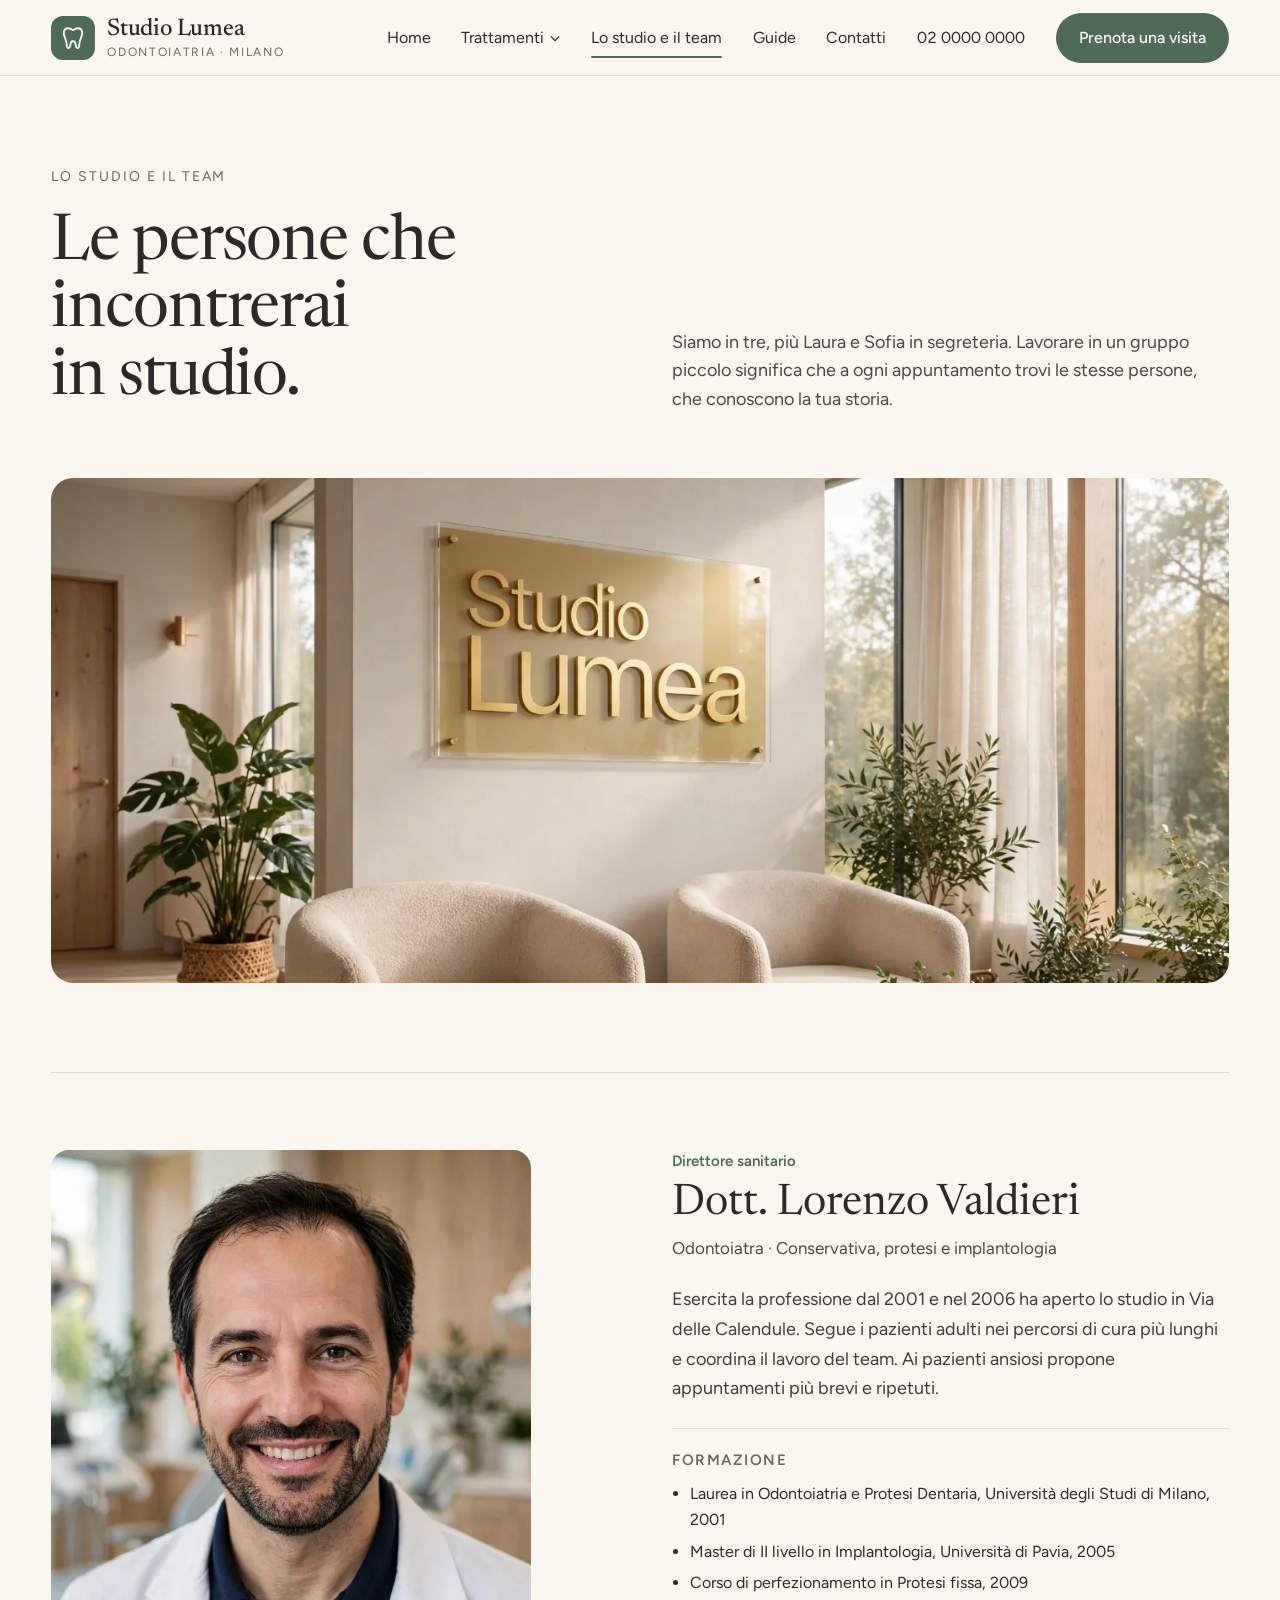
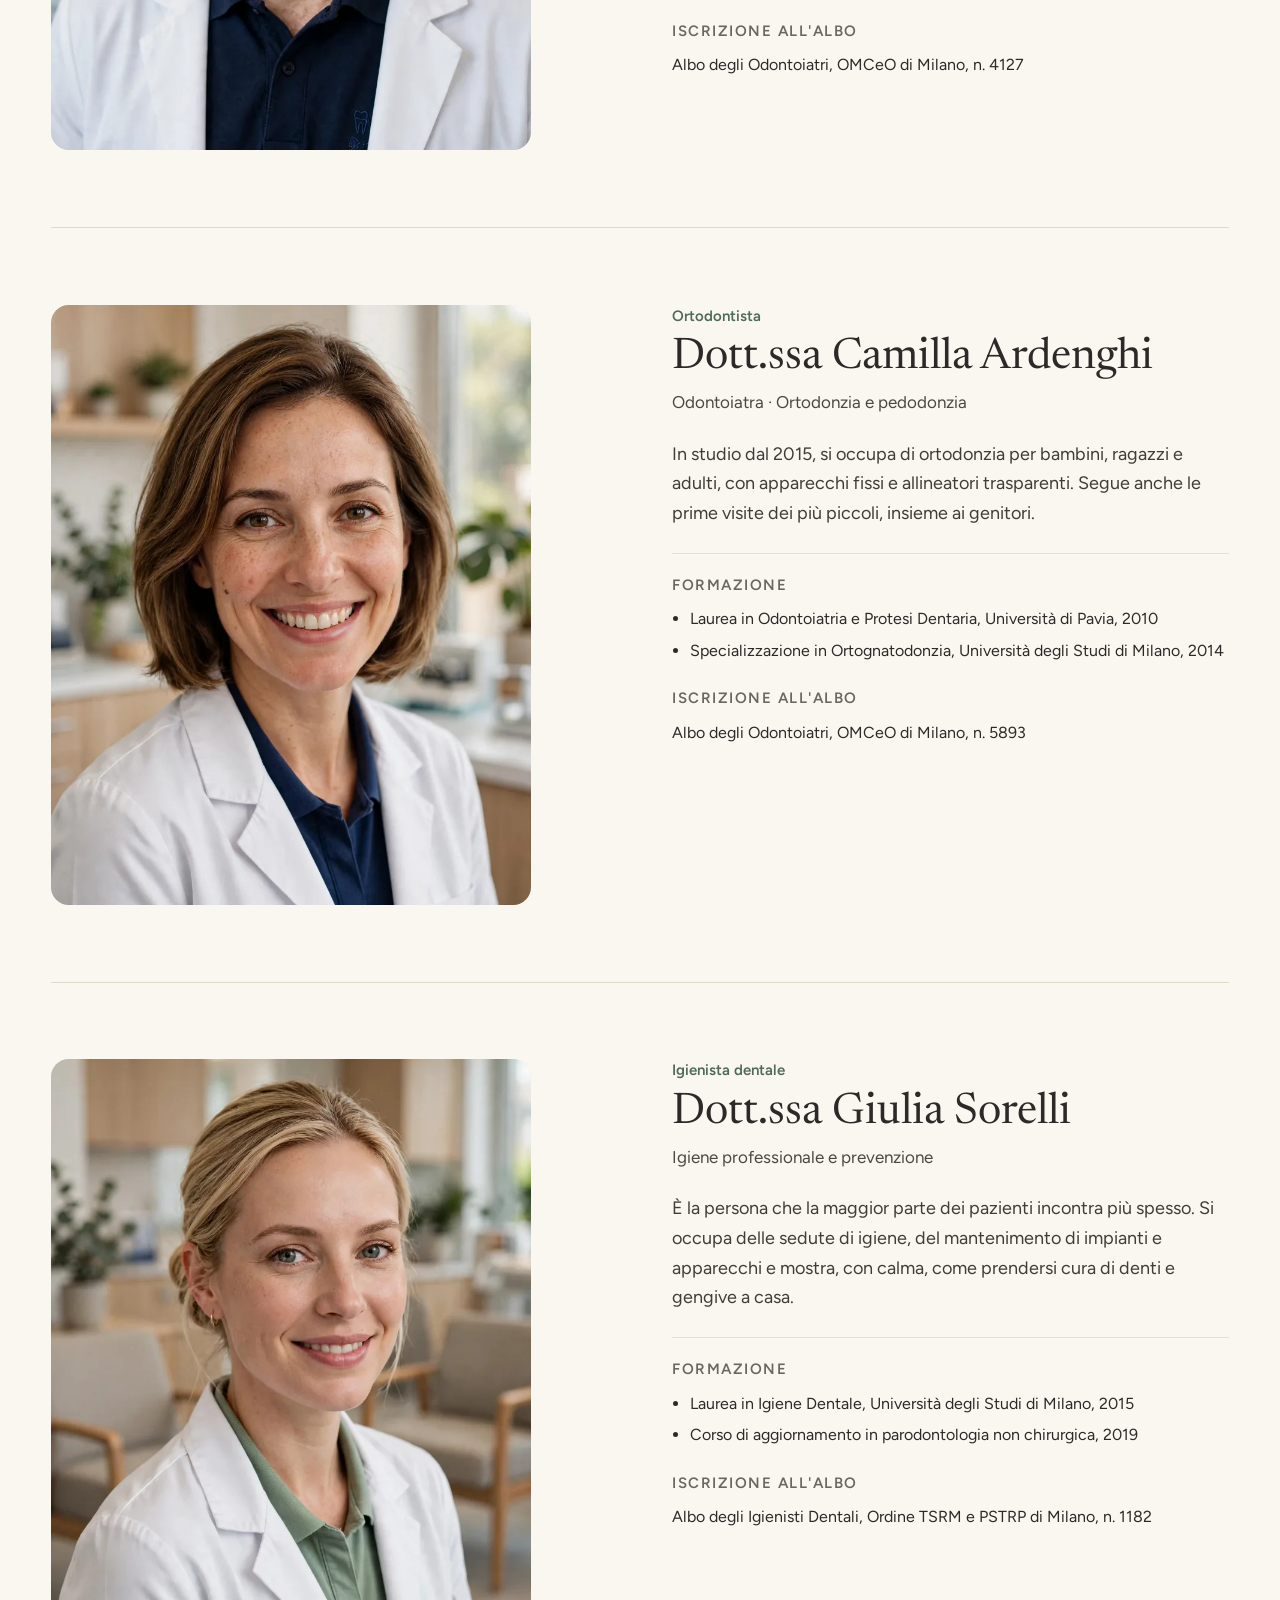
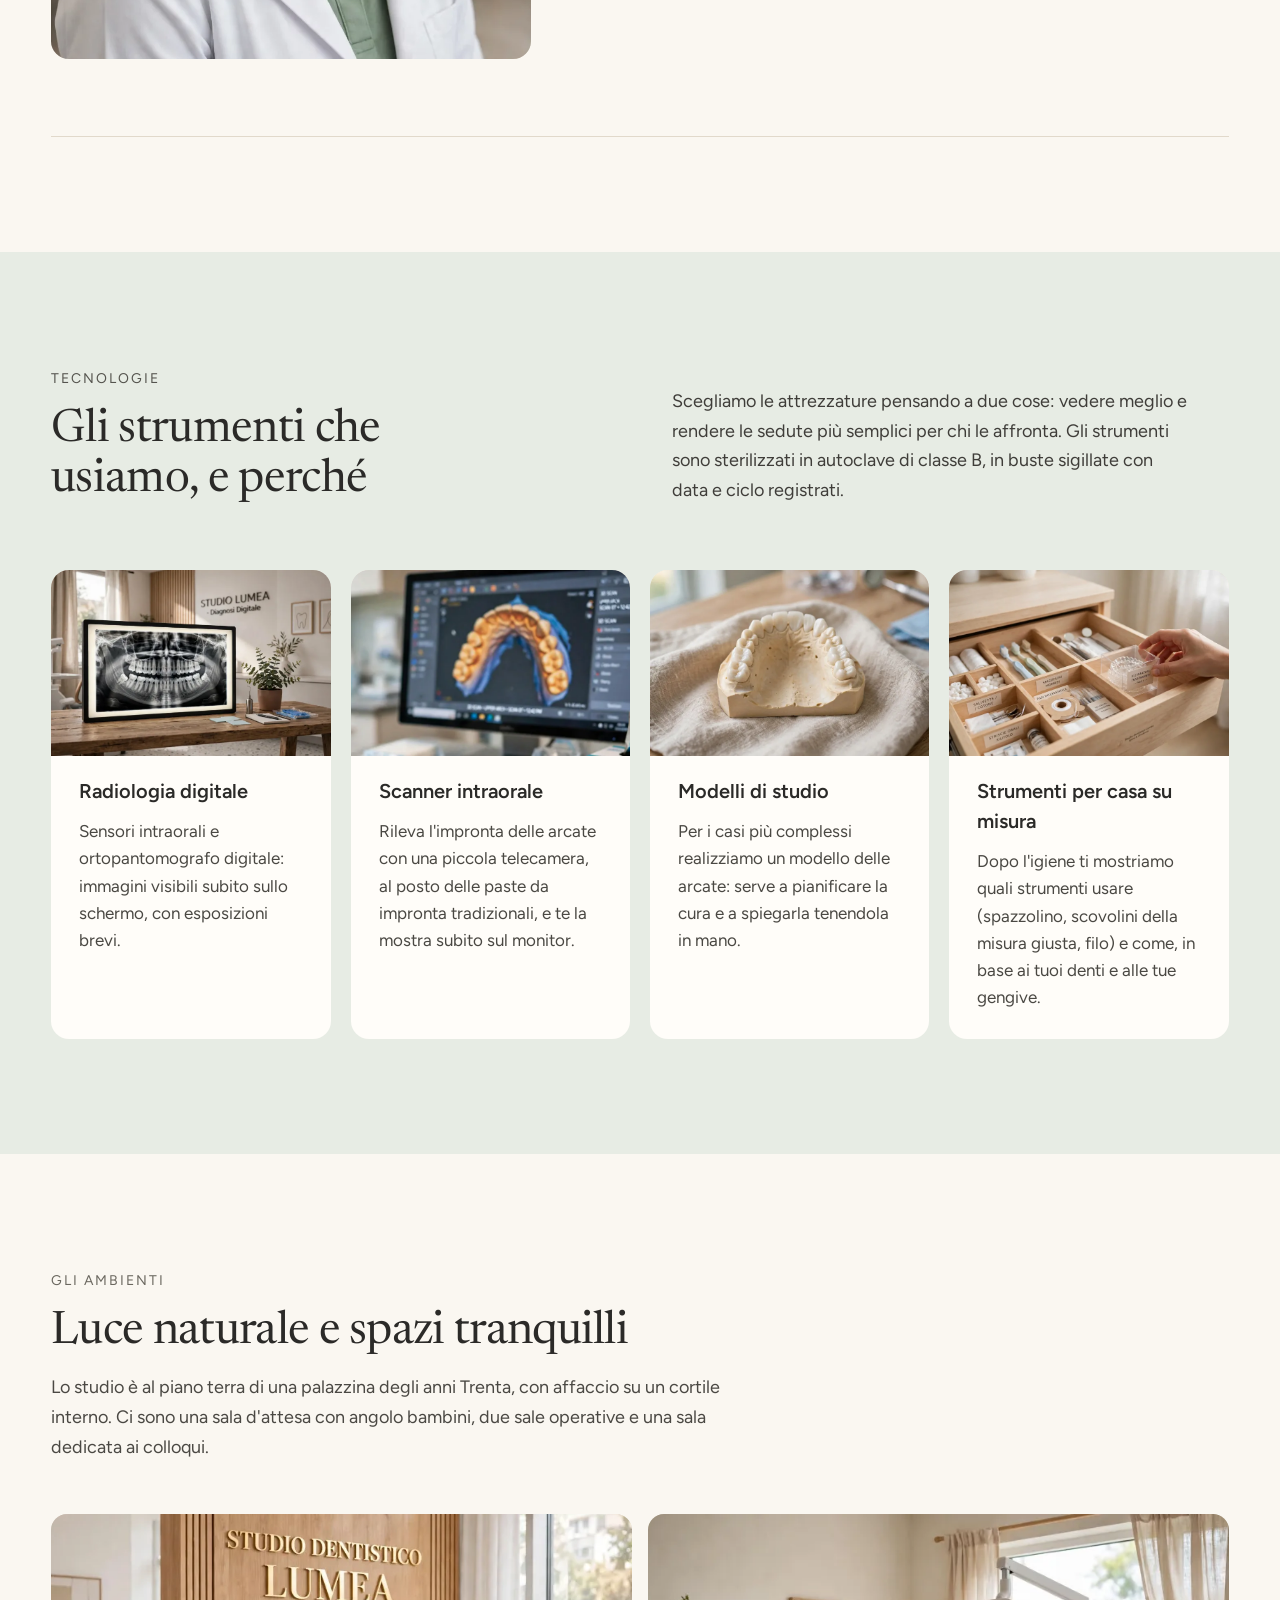
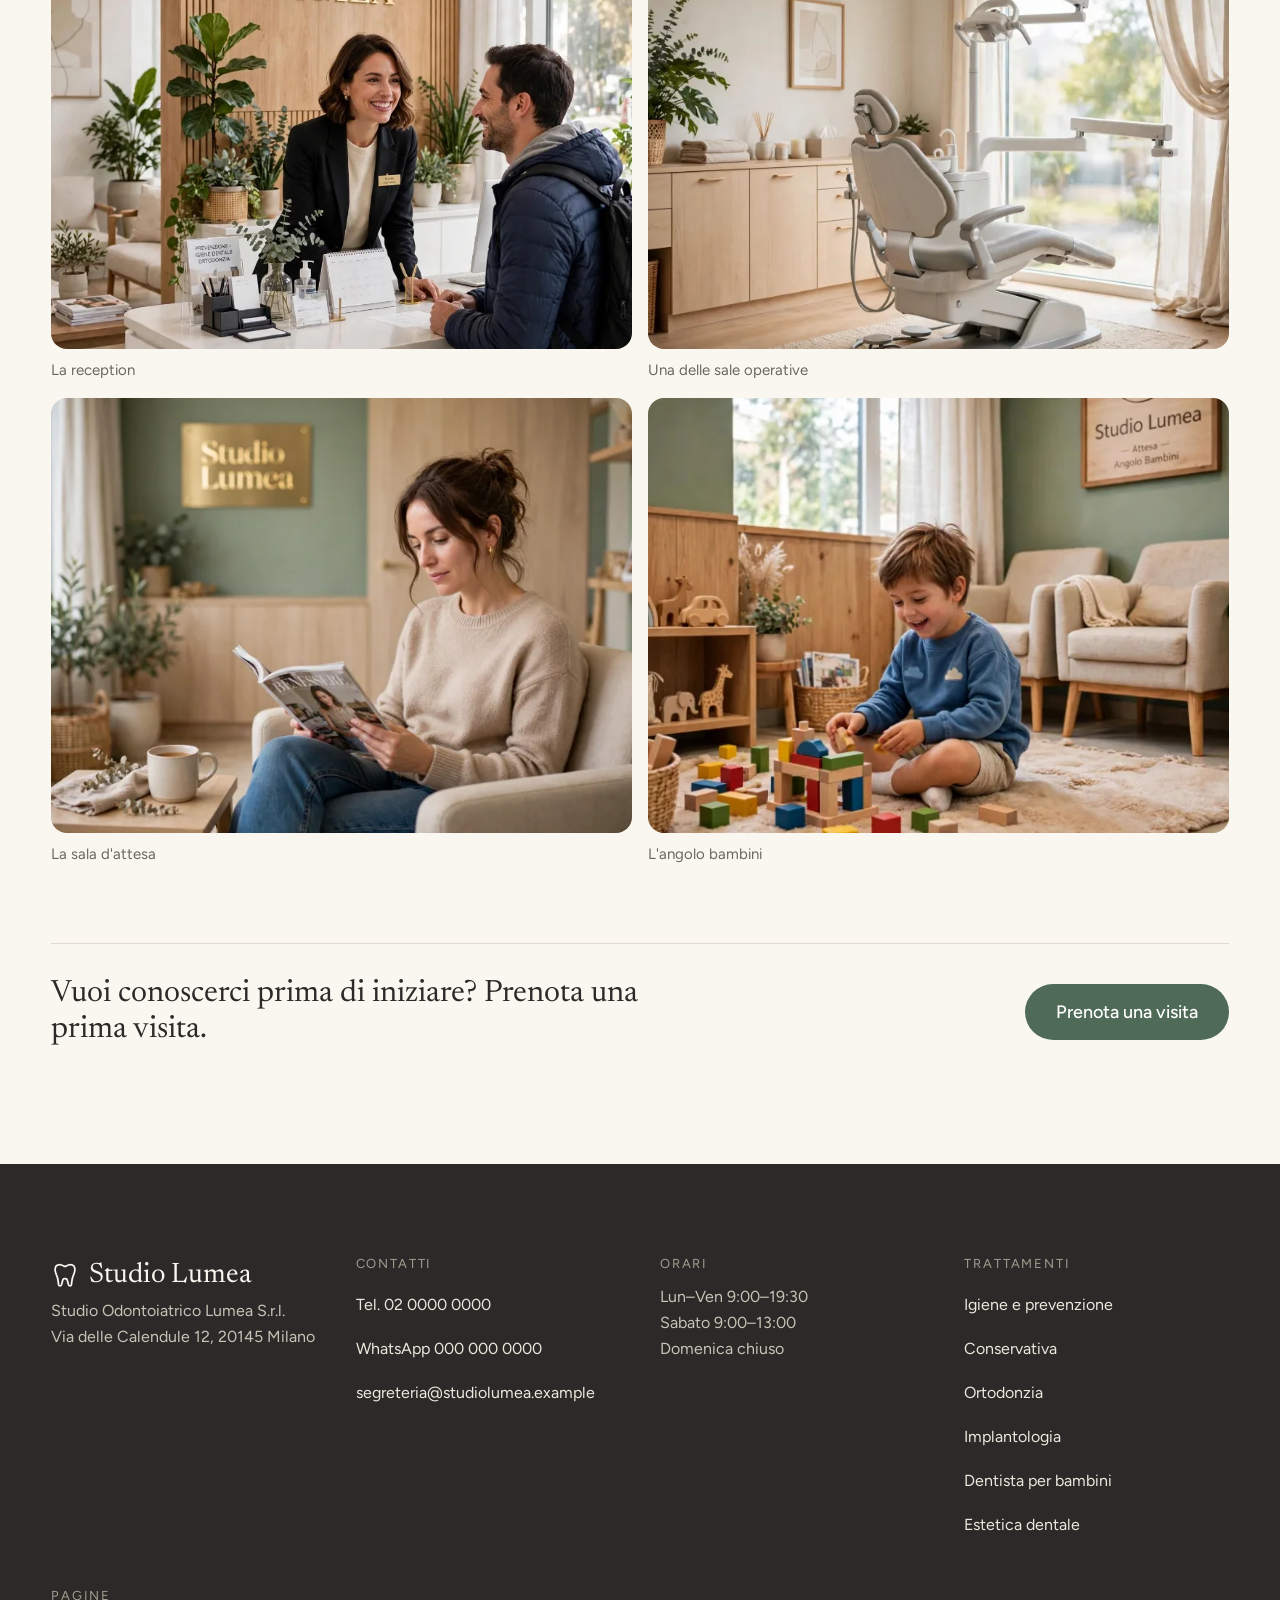
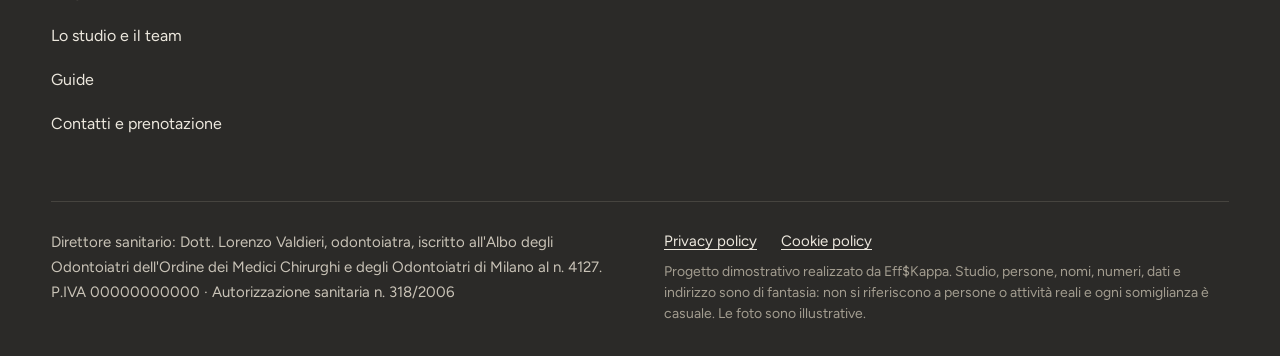
<file: studio.html>
<!DOCTYPE html>
<html lang="it">
<head>
<meta charset="utf-8">
<meta name="viewport" content="width=device-width, initial-scale=1">
<meta name="robots" content="noindex, nofollow">
<title>Lo studio e il team · Studio Odontoiatrico Lumea</title>
<meta name="description" content="I professionisti dello studio, la loro formazione, le tecnologie che usiamo e gli ambienti in cui ti accogliamo.">
<meta name="theme-color" content="#FAF7F1">
<meta property="og:type" content="website">
<meta property="og:locale" content="it_IT">
<meta property="og:site_name" content="Studio Odontoiatrico Lumea">
<meta property="og:title" content="Lo studio e il team · Studio Odontoiatrico Lumea">
<meta property="og:description" content="I professionisti dello studio, la loro formazione, le tecnologie che usiamo e gli ambienti in cui ti accogliamo.">
<meta property="og:url" content="https://chillguyzofficial-spec.github.io/StudioLumea_Dentistico/studio.html">
<meta property="og:image" content="https://chillguyzofficial-spec.github.io/StudioLumea_Dentistico/assets/og.jpg">
<meta property="og:image:width" content="1200">
<meta property="og:image:height" content="630">
<meta name="twitter:card" content="summary_large_image">

<link rel="icon" href="assets/favicon.svg" type="image/svg+xml">
<link rel="preconnect" href="https://fonts.googleapis.com">
<link rel="preconnect" href="https://fonts.gstatic.com" crossorigin>
<link href="https://fonts.googleapis.com/css2?family=Figtree:wght@400;500;600&amp;family=Newsreader:opsz,wght@6..72,400;6..72,500&amp;display=swap" rel="stylesheet">
<link rel="stylesheet" href="css/styles.css?v=21">
<script>document.documentElement.classList.add('js')</script>
</head>
<body>
<a class="skip" href="#main">Vai al contenuto</a>
<div class="header-spacer"></div>
<header class="site-header">
  <div class="header-in">
    <a class="brand" href="index.html">
      <span class="brand__mark"><svg class="ico" viewBox="0 0 24 24" fill="none" stroke="currentColor" stroke-width="1.5" stroke-linecap="round" stroke-linejoin="round" aria-hidden="true" focusable="false"><path d="M7.5 3C5 3 3.5 5 3.5 7.6c0 2 .7 3.4 1.4 4.9.6 1.3.9 2.7 1.1 4.1l.5 3.6c.1.6.6 1.1 1.2 1.1s1.1-.4 1.3-1l1.1-4.1c.2-.7.8-1.2 1.5-1.2h.8c.7 0 1.3.5 1.5 1.2l1.1 4.1c.2.6.7 1 1.3 1s1.1-.5 1.2-1.1l.5-3.6c.2-1.4.5-2.8 1.1-4.1.7-1.5 1.4-2.9 1.4-4.9C20.5 5 19 3 16.5 3c-1.7 0-2.8.9-3.6 1.4-.6.3-1.2.3-1.8 0C10.3 3.9 9.2 3 7.5 3z"/></svg></span>
      <span class="brand__txt">
        <span class="brand__name">Studio Lumea</span>
        <span class="brand__sub">Odontoiatria · Milano</span>
      </span>
    </a>
    <nav class="nav" aria-label="Menu principale">
      <a class="nav__link" href="index.html">Home</a>
      <div class="nav__drop">
        <a class="nav__link" href="trattamenti.html">Trattamenti<svg class="nav__caret" viewBox="0 0 12 8" aria-hidden="true"><path d="M1 1.5l5 5 5-5" fill="none" stroke="currentColor" stroke-width="1.5"/></svg></a>
        <div class="nav__panel">
          <a href="igiene-dentale.html"><svg class="ico" viewBox="0 0 24 24" fill="none" stroke="currentColor" stroke-width="1.5" stroke-linecap="round" stroke-linejoin="round" aria-hidden="true" focusable="false"><path d="M12 21v-9.5"/><rect x="9.5" y="2.5" width="5" height="9" rx="1.6"/><path d="M9.5 5.2H7.2M9.5 7.6H7.2M9.5 10H7.2"/></svg><span>Igiene e prevenzione</span></a>
          <a href="conservativa.html"><svg class="ico" viewBox="0 0 24 24" fill="none" stroke="currentColor" stroke-width="1.5" stroke-linecap="round" stroke-linejoin="round" aria-hidden="true" focusable="false"><path d="M7.5 3C5 3 3.5 5 3.5 7.6c0 2 .7 3.4 1.4 4.9.6 1.3.9 2.7 1.1 4.1l.5 3.6c.1.6.6 1.1 1.2 1.1s1.1-.4 1.3-1l1.1-4.1c.2-.7.8-1.2 1.5-1.2h.8c.7 0 1.3.5 1.5 1.2l1.1 4.1c.2.6.7 1 1.3 1s1.1-.5 1.2-1.1l.5-3.6c.2-1.4.5-2.8 1.1-4.1.7-1.5 1.4-2.9 1.4-4.9C20.5 5 19 3 16.5 3c-1.7 0-2.8.9-3.6 1.4-.6.3-1.2.3-1.8 0C10.3 3.9 9.2 3 7.5 3z"/><path d="M10 7.2c.6.9 1.4 1.3 2 1.3s1.4-.4 2-1.3"/></svg><span>Conservativa</span></a>
          <a href="ortodonzia.html"><svg class="ico" viewBox="0 0 24 24" fill="none" stroke="currentColor" stroke-width="1.5" stroke-linecap="round" stroke-linejoin="round" aria-hidden="true" focusable="false"><path d="M7.5 3C5 3 3.5 5 3.5 7.6c0 2 .7 3.4 1.4 4.9.6 1.3.9 2.7 1.1 4.1l.5 3.6c.1.6.6 1.1 1.2 1.1s1.1-.4 1.3-1l1.1-4.1c.2-.7.8-1.2 1.5-1.2h.8c.7 0 1.3.5 1.5 1.2l1.1 4.1c.2.6.7 1 1.3 1s1.1-.5 1.2-1.1l.5-3.6c.2-1.4.5-2.8 1.1-4.1.7-1.5 1.4-2.9 1.4-4.9C20.5 5 19 3 16.5 3c-1.7 0-2.8.9-3.6 1.4-.6.3-1.2.3-1.8 0C10.3 3.9 9.2 3 7.5 3z"/><rect x="9.6" y="7.4" width="4.8" height="3.4" rx=".8"/><path d="M3.6 9.1h6M14.4 9.1h6"/></svg><span>Ortodonzia</span></a>
          <a href="implantologia.html"><svg class="ico" viewBox="0 0 24 24" fill="none" stroke="currentColor" stroke-width="1.5" stroke-linecap="round" stroke-linejoin="round" aria-hidden="true" focusable="false"><path d="M6.5 5c0-1.3 1.2-2.1 2.4-1.7l3.1.9 3.1-.9c1.2-.4 2.4.4 2.4 1.7 0 1.9-.9 3.3-1.5 4.4h-8C7.4 8.3 6.5 6.9 6.5 5z"/><path d="M9.5 9.4v1.8h5V9.4"/><path d="M10.2 11.2h3.6l-.6 9.3c0 .4-.3.7-.7.7h-1c-.4 0-.7-.3-.7-.7z"/><path d="M9.6 13.8h4.8M9.8 16.4h4.4M10.1 19h3.8"/></svg><span>Implantologia</span></a>
          <a href="pedodonzia.html"><svg class="ico" viewBox="0 0 24 24" fill="none" stroke="currentColor" stroke-width="1.5" stroke-linecap="round" stroke-linejoin="round" aria-hidden="true" focusable="false"><path d="M7.5 3C5 3 3.5 5 3.5 7.6c0 2 .7 3.4 1.4 4.9.6 1.3.9 2.7 1.1 4.1l.5 3.6c.1.6.6 1.1 1.2 1.1s1.1-.4 1.3-1l1.1-4.1c.2-.7.8-1.2 1.5-1.2h.8c.7 0 1.3.5 1.5 1.2l1.1 4.1c.2.6.7 1 1.3 1s1.1-.5 1.2-1.1l.5-3.6c.2-1.4.5-2.8 1.1-4.1.7-1.5 1.4-2.9 1.4-4.9C20.5 5 19 3 16.5 3c-1.7 0-2.8.9-3.6 1.4-.6.3-1.2.3-1.8 0C10.3 3.9 9.2 3 7.5 3z"/><path d="M9.6 9.6c1.3 1.2 3.5 1.2 4.8 0"/><circle cx="9.6" cy="7" r=".4" fill="currentColor"/><circle cx="14.4" cy="7" r=".4" fill="currentColor"/></svg><span>Dentista per bambini</span></a>
          <a href="estetica-dentale.html"><svg class="ico" viewBox="0 0 24 24" fill="none" stroke="currentColor" stroke-width="1.5" stroke-linecap="round" stroke-linejoin="round" aria-hidden="true" focusable="false"><path d="M7.5 3C5 3 3.5 5 3.5 7.6c0 2 .7 3.4 1.4 4.9.6 1.3.9 2.7 1.1 4.1l.5 3.6c.1.6.6 1.1 1.2 1.1s1.1-.4 1.3-1l1.1-4.1c.2-.7.8-1.2 1.5-1.2h.8c.7 0 1.3.5 1.5 1.2l1.1 4.1c.2.6.7 1 1.3 1s1.1-.5 1.2-1.1l.5-3.6c.2-1.4.5-2.8 1.1-4.1.7-1.5 1.4-2.9 1.4-4.9C20.5 5 19 3 16.5 3c-1.7 0-2.8.9-3.6 1.4-.6.3-1.2.3-1.8 0C10.3 3.9 9.2 3 7.5 3z"/><path d="M12 6.2l.6 1.5 1.5.6-1.5.6-.6 1.5-.6-1.5-1.5-.6 1.5-.6z"/></svg><span>Estetica dentale</span></a>
          <a class="nav__all" href="trattamenti.html">Tutti i trattamenti →</a>
        </div>
      </div>
      <a class="nav__link" href="studio.html" aria-current="page">Lo studio e il team</a>
      <a class="nav__link" href="guide.html">Guide</a>
      <a class="nav__link" href="contatti.html">Contatti</a>
      <a class="nav__tel" href="tel:+390200000000">02 0000 0000</a>
      <a class="btn btn--primary" href="contatti.html#prenota">Prenota una visita</a>
    </nav>
    <button class="menu-toggle" type="button" data-menu-open aria-controls="mobile-menu" aria-expanded="false">
      <span class="menu-toggle__bars" aria-hidden="true"><span></span><span></span></span>Menu
    </button>
  </div>
</header>
<div class="mobile-menu" id="mobile-menu" aria-hidden="true" role="dialog" aria-modal="true" aria-label="Menu">
  <div class="mobile-menu__top">
    <span class="brand"><span class="brand__mark"><svg class="ico" viewBox="0 0 24 24" fill="none" stroke="currentColor" stroke-width="1.5" stroke-linecap="round" stroke-linejoin="round" aria-hidden="true" focusable="false"><path d="M7.5 3C5 3 3.5 5 3.5 7.6c0 2 .7 3.4 1.4 4.9.6 1.3.9 2.7 1.1 4.1l.5 3.6c.1.6.6 1.1 1.2 1.1s1.1-.4 1.3-1l1.1-4.1c.2-.7.8-1.2 1.5-1.2h.8c.7 0 1.3.5 1.5 1.2l1.1 4.1c.2.6.7 1 1.3 1s1.1-.5 1.2-1.1l.5-3.6c.2-1.4.5-2.8 1.1-4.1.7-1.5 1.4-2.9 1.4-4.9C20.5 5 19 3 16.5 3c-1.7 0-2.8.9-3.6 1.4-.6.3-1.2.3-1.8 0C10.3 3.9 9.2 3 7.5 3z"/></svg></span><span class="brand__name">Studio Lumea</span></span>
    <button class="menu-toggle" type="button" data-menu-close>Chiudi</button>
  </div>
  <nav class="mobile-menu__nav" aria-label="Menu mobile">
    <a href="index.html" data-menu-close>Home</a>
    <a href="trattamenti.html" data-menu-close>Trattamenti</a>
    <div class="mobile-menu__sub">
      <a href="igiene-dentale.html" data-menu-close><svg class="ico" viewBox="0 0 24 24" fill="none" stroke="currentColor" stroke-width="1.5" stroke-linecap="round" stroke-linejoin="round" aria-hidden="true" focusable="false"><path d="M12 21v-9.5"/><rect x="9.5" y="2.5" width="5" height="9" rx="1.6"/><path d="M9.5 5.2H7.2M9.5 7.6H7.2M9.5 10H7.2"/></svg>Igiene e prevenzione</a>
      <a href="conservativa.html" data-menu-close><svg class="ico" viewBox="0 0 24 24" fill="none" stroke="currentColor" stroke-width="1.5" stroke-linecap="round" stroke-linejoin="round" aria-hidden="true" focusable="false"><path d="M7.5 3C5 3 3.5 5 3.5 7.6c0 2 .7 3.4 1.4 4.9.6 1.3.9 2.7 1.1 4.1l.5 3.6c.1.6.6 1.1 1.2 1.1s1.1-.4 1.3-1l1.1-4.1c.2-.7.8-1.2 1.5-1.2h.8c.7 0 1.3.5 1.5 1.2l1.1 4.1c.2.6.7 1 1.3 1s1.1-.5 1.2-1.1l.5-3.6c.2-1.4.5-2.8 1.1-4.1.7-1.5 1.4-2.9 1.4-4.9C20.5 5 19 3 16.5 3c-1.7 0-2.8.9-3.6 1.4-.6.3-1.2.3-1.8 0C10.3 3.9 9.2 3 7.5 3z"/><path d="M10 7.2c.6.9 1.4 1.3 2 1.3s1.4-.4 2-1.3"/></svg>Conservativa</a>
      <a href="ortodonzia.html" data-menu-close><svg class="ico" viewBox="0 0 24 24" fill="none" stroke="currentColor" stroke-width="1.5" stroke-linecap="round" stroke-linejoin="round" aria-hidden="true" focusable="false"><path d="M7.5 3C5 3 3.5 5 3.5 7.6c0 2 .7 3.4 1.4 4.9.6 1.3.9 2.7 1.1 4.1l.5 3.6c.1.6.6 1.1 1.2 1.1s1.1-.4 1.3-1l1.1-4.1c.2-.7.8-1.2 1.5-1.2h.8c.7 0 1.3.5 1.5 1.2l1.1 4.1c.2.6.7 1 1.3 1s1.1-.5 1.2-1.1l.5-3.6c.2-1.4.5-2.8 1.1-4.1.7-1.5 1.4-2.9 1.4-4.9C20.5 5 19 3 16.5 3c-1.7 0-2.8.9-3.6 1.4-.6.3-1.2.3-1.8 0C10.3 3.9 9.2 3 7.5 3z"/><rect x="9.6" y="7.4" width="4.8" height="3.4" rx=".8"/><path d="M3.6 9.1h6M14.4 9.1h6"/></svg>Ortodonzia</a>
      <a href="implantologia.html" data-menu-close><svg class="ico" viewBox="0 0 24 24" fill="none" stroke="currentColor" stroke-width="1.5" stroke-linecap="round" stroke-linejoin="round" aria-hidden="true" focusable="false"><path d="M6.5 5c0-1.3 1.2-2.1 2.4-1.7l3.1.9 3.1-.9c1.2-.4 2.4.4 2.4 1.7 0 1.9-.9 3.3-1.5 4.4h-8C7.4 8.3 6.5 6.9 6.5 5z"/><path d="M9.5 9.4v1.8h5V9.4"/><path d="M10.2 11.2h3.6l-.6 9.3c0 .4-.3.7-.7.7h-1c-.4 0-.7-.3-.7-.7z"/><path d="M9.6 13.8h4.8M9.8 16.4h4.4M10.1 19h3.8"/></svg>Implantologia</a>
      <a href="pedodonzia.html" data-menu-close><svg class="ico" viewBox="0 0 24 24" fill="none" stroke="currentColor" stroke-width="1.5" stroke-linecap="round" stroke-linejoin="round" aria-hidden="true" focusable="false"><path d="M7.5 3C5 3 3.5 5 3.5 7.6c0 2 .7 3.4 1.4 4.9.6 1.3.9 2.7 1.1 4.1l.5 3.6c.1.6.6 1.1 1.2 1.1s1.1-.4 1.3-1l1.1-4.1c.2-.7.8-1.2 1.5-1.2h.8c.7 0 1.3.5 1.5 1.2l1.1 4.1c.2.6.7 1 1.3 1s1.1-.5 1.2-1.1l.5-3.6c.2-1.4.5-2.8 1.1-4.1.7-1.5 1.4-2.9 1.4-4.9C20.5 5 19 3 16.5 3c-1.7 0-2.8.9-3.6 1.4-.6.3-1.2.3-1.8 0C10.3 3.9 9.2 3 7.5 3z"/><path d="M9.6 9.6c1.3 1.2 3.5 1.2 4.8 0"/><circle cx="9.6" cy="7" r=".4" fill="currentColor"/><circle cx="14.4" cy="7" r=".4" fill="currentColor"/></svg>Dentista per bambini</a>
      <a href="estetica-dentale.html" data-menu-close><svg class="ico" viewBox="0 0 24 24" fill="none" stroke="currentColor" stroke-width="1.5" stroke-linecap="round" stroke-linejoin="round" aria-hidden="true" focusable="false"><path d="M7.5 3C5 3 3.5 5 3.5 7.6c0 2 .7 3.4 1.4 4.9.6 1.3.9 2.7 1.1 4.1l.5 3.6c.1.6.6 1.1 1.2 1.1s1.1-.4 1.3-1l1.1-4.1c.2-.7.8-1.2 1.5-1.2h.8c.7 0 1.3.5 1.5 1.2l1.1 4.1c.2.6.7 1 1.3 1s1.1-.5 1.2-1.1l.5-3.6c.2-1.4.5-2.8 1.1-4.1.7-1.5 1.4-2.9 1.4-4.9C20.5 5 19 3 16.5 3c-1.7 0-2.8.9-3.6 1.4-.6.3-1.2.3-1.8 0C10.3 3.9 9.2 3 7.5 3z"/><path d="M12 6.2l.6 1.5 1.5.6-1.5.6-.6 1.5-.6-1.5-1.5-.6 1.5-.6z"/></svg>Estetica dentale</a>
    </div>
    <a href="studio.html" aria-current="page" data-menu-close>Lo studio e il team</a>
    <a href="guide.html" data-menu-close>Guide</a>
    <a href="contatti.html" data-menu-close>Contatti</a>
  </nav>
  <div class="mobile-menu__foot">
    <a class="btn btn--primary" href="contatti.html#prenota" data-menu-close>Prenota una visita</a>
    <div class="row">
      <a class="btn btn--ghost btn--sm" href="tel:+390200000000">Chiama</a>
      <a class="btn btn--ghost btn--sm" href="https://wa.me/390000000000" target="_blank" rel="noopener">WhatsApp</a>
    </div>
    <p>Via delle Calendule 12, 20145 Milano<br>Lun–Ven 9:00–19:30 · Sab 9:00–13:00</p>
  </div>
</div>
<div class="mobile-bar">
  <a class="btn btn--ghost" href="tel:+390200000000">Chiama</a>
  <a class="btn btn--primary" href="contatti.html#prenota">Prenota una visita</a>
</div>

<main id="main">
<section class="page-head" style="padding-bottom:clamp(56px,7vw,96px)">
  <div class="wrap">
    <div class="head-row" style="margin-bottom:0" data-reveal>
      <div class="stack-lg">
        <span class="eyebrow">Lo studio e il team</span>
        <h1 class="h1">Le persone che incontrerai in studio.</h1>
      </div>
      <p class="lead" style="max-width:560px">Siamo in tre, più Laura e Sofia in segreteria. Lavorare in un gruppo piccolo significa che a ogni appuntamento trovi le stesse persone, che conoscono la tua storia.</p>
    </div>
    <div class="photo banner" data-reveal="120">
      <img src="assets/img/sala-attesa-1400.webp" srcset="assets/img/sala-attesa-800.webp 800w, assets/img/sala-attesa-1400.webp 1400w, assets/img/sala-attesa.webp 1920w" sizes="100vw" alt="La sala d'attesa dello studio, con poltroncine, piante e grandi finestre" width="1920" height="1280" loading="lazy" decoding="async">
    </div>
  </div>
</section>

<section style="padding-bottom:clamp(72px,9vw,120px)">
  <div class="wrap">
    <article class="profile">
      <div class="photo" data-reveal><img src="assets/img/team-valdieri-1400.webp" srcset="assets/img/team-valdieri-800.webp 800w, assets/img/team-valdieri-1400.webp 1400w, assets/img/team-valdieri.webp 1344w" sizes="(max-width: 700px) 100vw, 33vw" alt="Ritratto: Dott. Lorenzo Valdieri" width="1344" height="1792" loading="lazy" decoding="async"></div>
      <div class="profile__body" data-reveal="120">
        <div class="stack" style="gap:8px">
          <span class="profile__role">Direttore sanitario</span>
          <h2 class="profile__name">Dott. Lorenzo Valdieri</h2>
          <span class="profile__area">Odontoiatra · Conservativa, protesi e implantologia</span>
        </div>
        <p class="profile__bio">Esercita la professione dal 2001 e nel 2006 ha aperto lo studio in Via delle Calendule. Segue i pazienti adulti nei percorsi di cura più lunghi e coordina il lavoro del team. Ai pazienti ansiosi propone appuntamenti più brevi e ripetuti.</p>
        <div class="profile__meta">
          <div class="stack" style="gap:10px"><h3 class="label">Formazione</h3><ul><li>Laurea in Odontoiatria e Protesi Dentaria, Università degli Studi di Milano, 2001</li><li>Master di II livello in Implantologia, Università di Pavia, 2005</li><li>Corso di perfezionamento in Protesi fissa, 2009</li></ul></div>
          <div class="stack" style="gap:10px"><h3 class="label">Iscrizione all'albo</h3><p>Albo degli Odontoiatri, OMCeO di Milano, n. 4127</p></div>
        </div>
      </div>
    </article>
    <article class="profile">
      <div class="photo" data-reveal><img src="assets/img/team-ardenghi-1400.webp" srcset="assets/img/team-ardenghi-800.webp 800w, assets/img/team-ardenghi-1400.webp 1400w, assets/img/team-ardenghi.webp 1344w" sizes="(max-width: 700px) 100vw, 33vw" alt="Ritratto: Dott.ssa Camilla Ardenghi" width="1344" height="1792" loading="lazy" decoding="async"></div>
      <div class="profile__body" data-reveal="120">
        <div class="stack" style="gap:8px">
          <span class="profile__role">Ortodontista</span>
          <h2 class="profile__name">Dott.ssa Camilla Ardenghi</h2>
          <span class="profile__area">Odontoiatra · Ortodonzia e pedodonzia</span>
        </div>
        <p class="profile__bio">In studio dal 2015, si occupa di ortodonzia per bambini, ragazzi e adulti, con apparecchi fissi e allineatori trasparenti. Segue anche le prime visite dei più piccoli, insieme ai genitori.</p>
        <div class="profile__meta">
          <div class="stack" style="gap:10px"><h3 class="label">Formazione</h3><ul><li>Laurea in Odontoiatria e Protesi Dentaria, Università di Pavia, 2010</li><li>Specializzazione in Ortognatodonzia, Università degli Studi di Milano, 2014</li></ul></div>
          <div class="stack" style="gap:10px"><h3 class="label">Iscrizione all'albo</h3><p>Albo degli Odontoiatri, OMCeO di Milano, n. 5893</p></div>
        </div>
      </div>
    </article>
    <article class="profile">
      <div class="photo" data-reveal><img src="assets/img/team-sorelli-1400.webp" srcset="assets/img/team-sorelli-800.webp 800w, assets/img/team-sorelli-1400.webp 1400w, assets/img/team-sorelli.webp 1344w" sizes="(max-width: 700px) 100vw, 33vw" alt="Ritratto: Dott.ssa Giulia Sorelli" width="1344" height="1792" loading="lazy" decoding="async"></div>
      <div class="profile__body" data-reveal="120">
        <div class="stack" style="gap:8px">
          <span class="profile__role">Igienista dentale</span>
          <h2 class="profile__name">Dott.ssa Giulia Sorelli</h2>
          <span class="profile__area">Igiene professionale e prevenzione</span>
        </div>
        <p class="profile__bio">È la persona che la maggior parte dei pazienti incontra più spesso. Si occupa delle sedute di igiene, del mantenimento di impianti e apparecchi e mostra, con calma, come prendersi cura di denti e gengive a casa.</p>
        <div class="profile__meta">
          <div class="stack" style="gap:10px"><h3 class="label">Formazione</h3><ul><li>Laurea in Igiene Dentale, Università degli Studi di Milano, 2015</li><li>Corso di aggiornamento in parodontologia non chirurgica, 2019</li></ul></div>
          <div class="stack" style="gap:10px"><h3 class="label">Iscrizione all'albo</h3><p>Albo degli Igienisti Dentali, Ordine TSRM e PSTRP di Milano, n. 1182</p></div>
        </div>
      </div>
    </article>
  </div>
</section>

<section class="section section--soft">
  <div class="wrap">
    <div class="head-row" data-reveal>
      <div class="stack">
        <span class="eyebrow">Tecnologie</span>
        <h2 class="h2">Gli strumenti che usiamo, e perché</h2>
      </div>
      <p class="text" style="max-width:520px;color:var(--ink-2)">Scegliamo le attrezzature pensando a due cose: vedere meglio e rendere le sedute più semplici per chi le affronta. Gli strumenti sono sterilizzati in autoclave di classe B, in buste sigillate con data e ciclo registrati.</p>
    </div>
    <div class="tech tech--photo">
      <div data-reveal><div class="tech__photo"><img src="assets/img/diagnosi-digitale-1400.webp" srcset="assets/img/diagnosi-digitale-800.webp 800w, assets/img/diagnosi-digitale-1400.webp 1400w, assets/img/diagnosi-digitale.webp 1920w" sizes="(max-width: 700px) 100vw, 25vw" alt="Una radiografia panoramica delle arcate su un visore luminoso" width="1920" height="1280" loading="lazy" decoding="async"></div><strong>Radiologia digitale</strong><span>Sensori intraorali e ortopantomografo digitale: immagini visibili subito sullo schermo, con esposizioni brevi.</span></div>
      <div data-reveal="80"><div class="tech__photo"><img src="assets/img/scansione-3d-1400.webp" srcset="assets/img/scansione-3d-800.webp 800w, assets/img/scansione-3d-1400.webp 1400w, assets/img/scansione-3d.webp 1244w" sizes="(max-width: 700px) 100vw, 25vw" alt="La scansione 3D di un'arcata dentale sul monitor dello studio" width="1244" height="700" loading="lazy" decoding="async"></div><strong>Scanner intraorale</strong><span>Rileva l'impronta delle arcate con una piccola telecamera, al posto delle paste da impronta tradizionali, e te la mostra subito sul monitor.</span></div>
      <div data-reveal="160"><div class="tech__photo"><img src="assets/img/modello-gesso-1400.webp" srcset="assets/img/modello-gesso-800.webp 800w, assets/img/modello-gesso-1400.webp 1400w, assets/img/modello-gesso.webp 1920w" sizes="(max-width: 700px) 100vw, 25vw" alt="Un modello in gesso di un'arcata dentale su un telo di lino" width="1920" height="1280" loading="lazy" decoding="async"></div><strong>Modelli di studio</strong><span>Per i casi più complessi realizziamo un modello delle arcate: serve a pianificare la cura e a spiegarla tenendola in mano.</span></div>
      <div data-reveal="240"><div class="tech__photo"><img src="assets/img/kit-igiene-1400.webp" srcset="assets/img/kit-igiene-800.webp 800w, assets/img/kit-igiene-1400.webp 1400w, assets/img/kit-igiene.webp 1920w" sizes="(max-width: 700px) 100vw, 25vw" alt="Un cassetto con spazzolini, scovolini e fili interdentali da dare ai pazienti" width="1920" height="1280" loading="lazy" decoding="async"></div><strong>Strumenti per casa su misura</strong><span>Dopo l'igiene ti mostriamo quali strumenti usare (spazzolino, scovolini della misura giusta, filo) e come, in base ai tuoi denti e alle tue gengive.</span></div>
    </div>
  </div>
</section>

<section class="section">
  <div class="wrap">
    <div class="stack" style="max-width:680px;margin-bottom:clamp(36px,4vw,56px)" data-reveal>
      <span class="eyebrow">Gli ambienti</span>
      <h2 class="h2">Luce naturale e spazi tranquilli</h2>
      <p class="text">Lo studio è al piano terra di una palazzina degli anni Trenta, con affaccio su un cortile interno. Ci sono una sala d'attesa con angolo bambini, due sale operative e una sala dedicata ai colloqui.</p>
    </div>
    <div class="gallery">
      <figure data-reveal><div class="photo"><img src="assets/img/reception-1400.webp" srcset="assets/img/reception-800.webp 800w, assets/img/reception-1400.webp 1400w, assets/img/reception.webp 1376w" sizes="(max-width: 860px) 100vw, 50vw" alt="La reception in legno chiaro" width="1376" height="1824" loading="lazy" decoding="async"></div><figcaption>La reception</figcaption></figure>
      <figure data-reveal="80"><div class="photo"><img src="assets/img/sala-operativa-1400.webp" srcset="assets/img/sala-operativa-800.webp 800w, assets/img/sala-operativa-1400.webp 1400w, assets/img/sala-operativa.webp 1920w" sizes="(max-width: 860px) 100vw, 50vw" alt="Una sala operativa con poltrona odontoiatrica, mobili in legno chiaro e una grande finestra" width="1920" height="1280" loading="lazy" decoding="async"></div><figcaption>Una delle sale operative</figcaption></figure>
      <figure data-reveal="160"><div class="photo"><img src="assets/img/lettura-1400.webp" srcset="assets/img/lettura-800.webp 800w, assets/img/lettura-1400.webp 1400w, assets/img/lettura.webp 1920w" sizes="(max-width: 860px) 100vw, 50vw" alt="Una paziente legge una rivista in sala d'attesa" width="1920" height="1280" loading="lazy" decoding="async"></div><figcaption>La sala d'attesa</figcaption></figure>
      <figure data-reveal="240"><div class="photo"><img src="assets/img/tr-pedodonzia-1400.webp" srcset="assets/img/tr-pedodonzia-800.webp 800w, assets/img/tr-pedodonzia-1400.webp 1400w, assets/img/tr-pedodonzia.webp 2096w" sizes="(max-width: 860px) 100vw, 50vw" alt="L'angolo bambini con giochi in legno" width="2096" height="1184" loading="lazy" decoding="async"></div><figcaption>L'angolo bambini</figcaption></figure>
    </div>
    <div class="closing" data-reveal>
      <p>Vuoi conoscerci prima di iniziare? Prenota una prima visita.</p>
      <a class="btn btn--primary" href="contatti.html#prenota">Prenota una visita</a>
    </div>
  </div>
</section>
</main>

<footer class="site-footer">
  <div class="footer-in">
    <div class="footer-cols">
      <div>
        <span class="footer-brand"><svg class="ico" viewBox="0 0 24 24" fill="none" stroke="currentColor" stroke-width="1.5" stroke-linecap="round" stroke-linejoin="round" aria-hidden="true" focusable="false"><path d="M7.5 3C5 3 3.5 5 3.5 7.6c0 2 .7 3.4 1.4 4.9.6 1.3.9 2.7 1.1 4.1l.5 3.6c.1.6.6 1.1 1.2 1.1s1.1-.4 1.3-1l1.1-4.1c.2-.7.8-1.2 1.5-1.2h.8c.7 0 1.3.5 1.5 1.2l1.1 4.1c.2.6.7 1 1.3 1s1.1-.5 1.2-1.1l.5-3.6c.2-1.4.5-2.8 1.1-4.1.7-1.5 1.4-2.9 1.4-4.9C20.5 5 19 3 16.5 3c-1.7 0-2.8.9-3.6 1.4-.6.3-1.2.3-1.8 0C10.3 3.9 9.2 3 7.5 3z"/></svg>Studio Lumea</span>
        <p>Studio Odontoiatrico Lumea S.r.l.<br>Via delle Calendule 12, 20145 Milano</p>
      </div>
      <div>
        <span class="footer-title">Contatti</span>
        <a href="tel:+390200000000">Tel. 02 0000 0000</a>
        <a href="https://wa.me/390000000000" target="_blank" rel="noopener">WhatsApp 000 000 0000</a>
        <a href="mailto:segreteria@studiolumea.example">segreteria@studiolumea.example</a>
      </div>
      <div>
        <span class="footer-title">Orari</span>
        <p>Lun–Ven 9:00–19:30<br>Sabato 9:00–13:00<br>Domenica chiuso</p>
      </div>
      <div>
        <span class="footer-title">Trattamenti</span>
        <a href="igiene-dentale.html">Igiene e prevenzione</a>
        <a href="conservativa.html">Conservativa</a>
        <a href="ortodonzia.html">Ortodonzia</a>
        <a href="implantologia.html">Implantologia</a>
        <a href="pedodonzia.html">Dentista per bambini</a>
        <a href="estetica-dentale.html">Estetica dentale</a>
      </div>
      <div>
        <span class="footer-title">Pagine</span>
        <a href="studio.html">Lo studio e il team</a>
        <a href="guide.html">Guide</a>
        <a href="contatti.html">Contatti e prenotazione</a>
      </div>
    </div>
    <div class="footer-legal">
      <p>Direttore sanitario: Dott. Lorenzo Valdieri, odontoiatra, iscritto all'Albo degli Odontoiatri dell'Ordine dei Medici Chirurghi e degli Odontoiatri di Milano al n. 4127.<br>P.IVA 00000000000 · Autorizzazione sanitaria n. 318/2006</p>
      <div class="footer-links">
        <a href="privacy.html">Privacy policy</a>
        <a href="privacy.html#cookie">Cookie policy</a>
        <small>Progetto dimostrativo realizzato da Eff$Kappa. Studio, persone, nomi, numeri, dati e indirizzo sono di fantasia: non si riferiscono a persone o attività reali e ogni somiglianza è casuale. Le foto sono illustrative.</small>
      </div>
    </div>
  </div>
</footer>
<script src="js/main.js?v=21"></script>
</body>
</html>
</file>
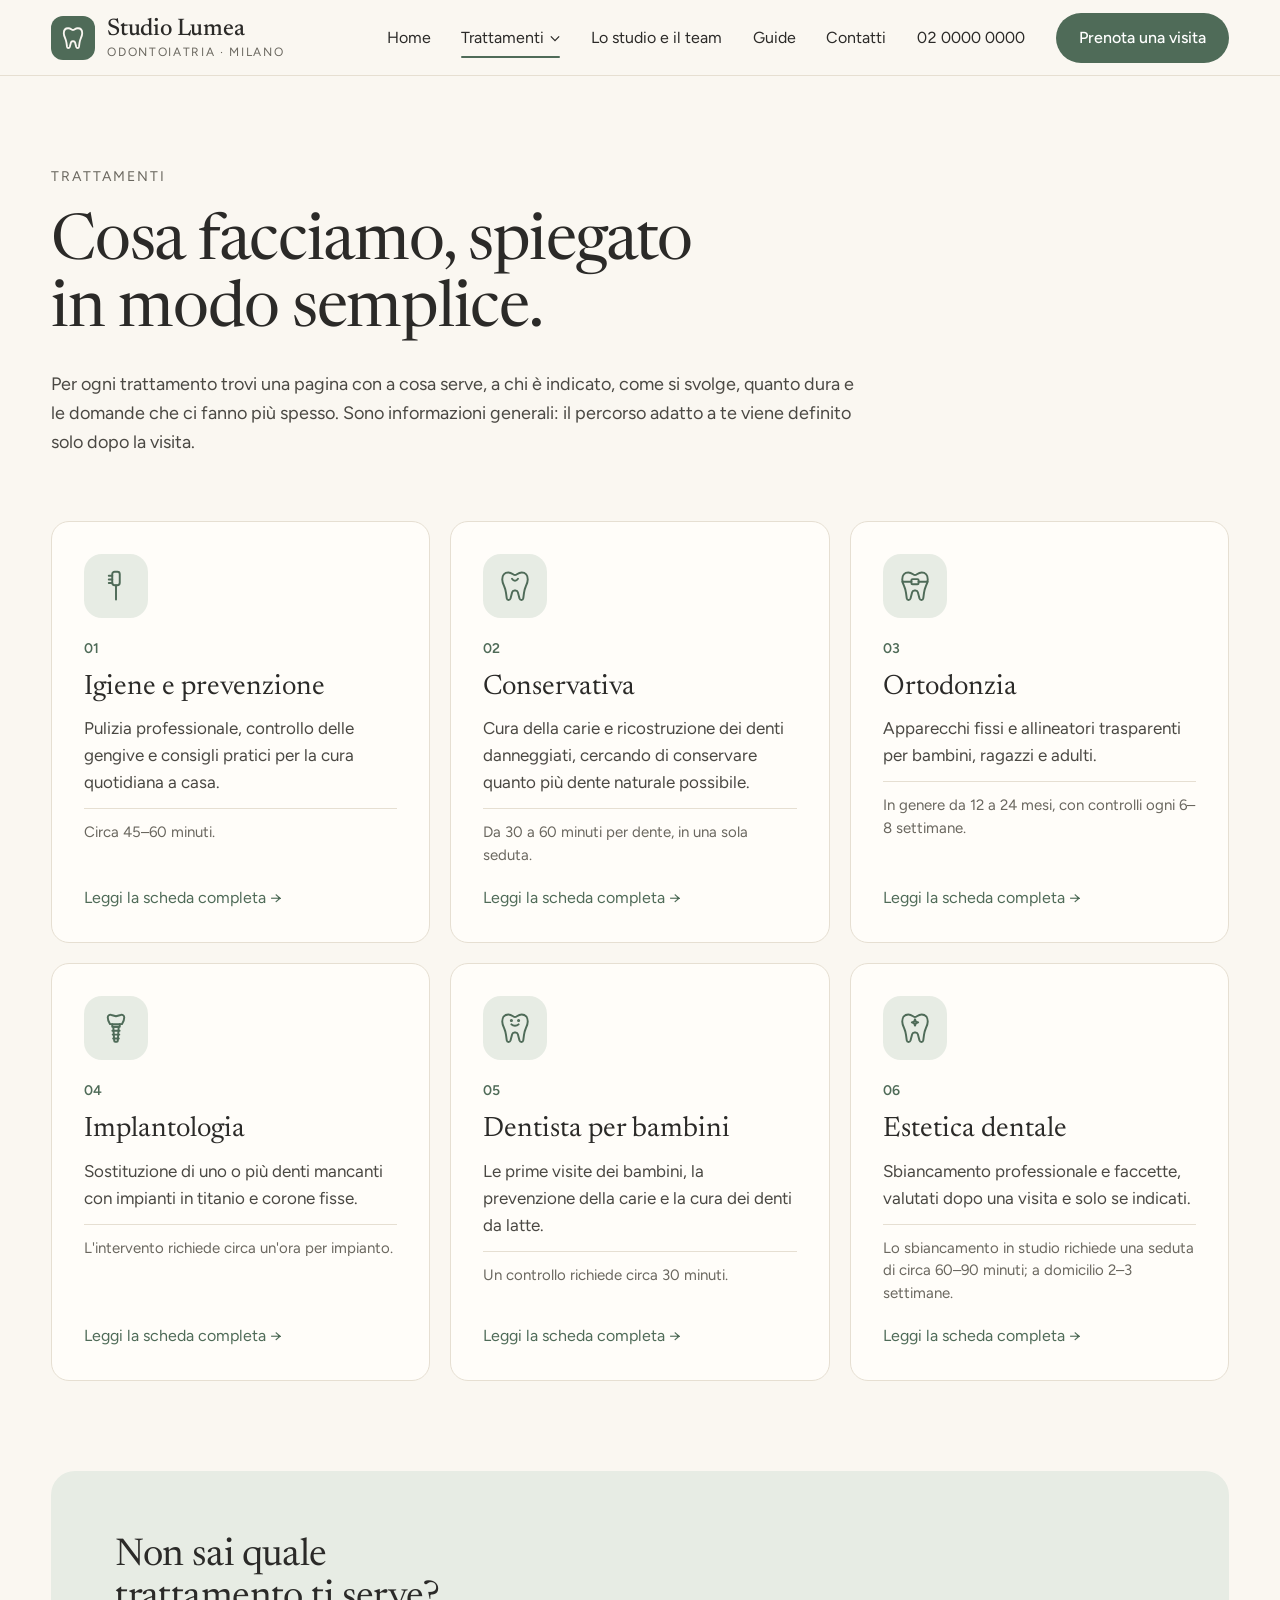
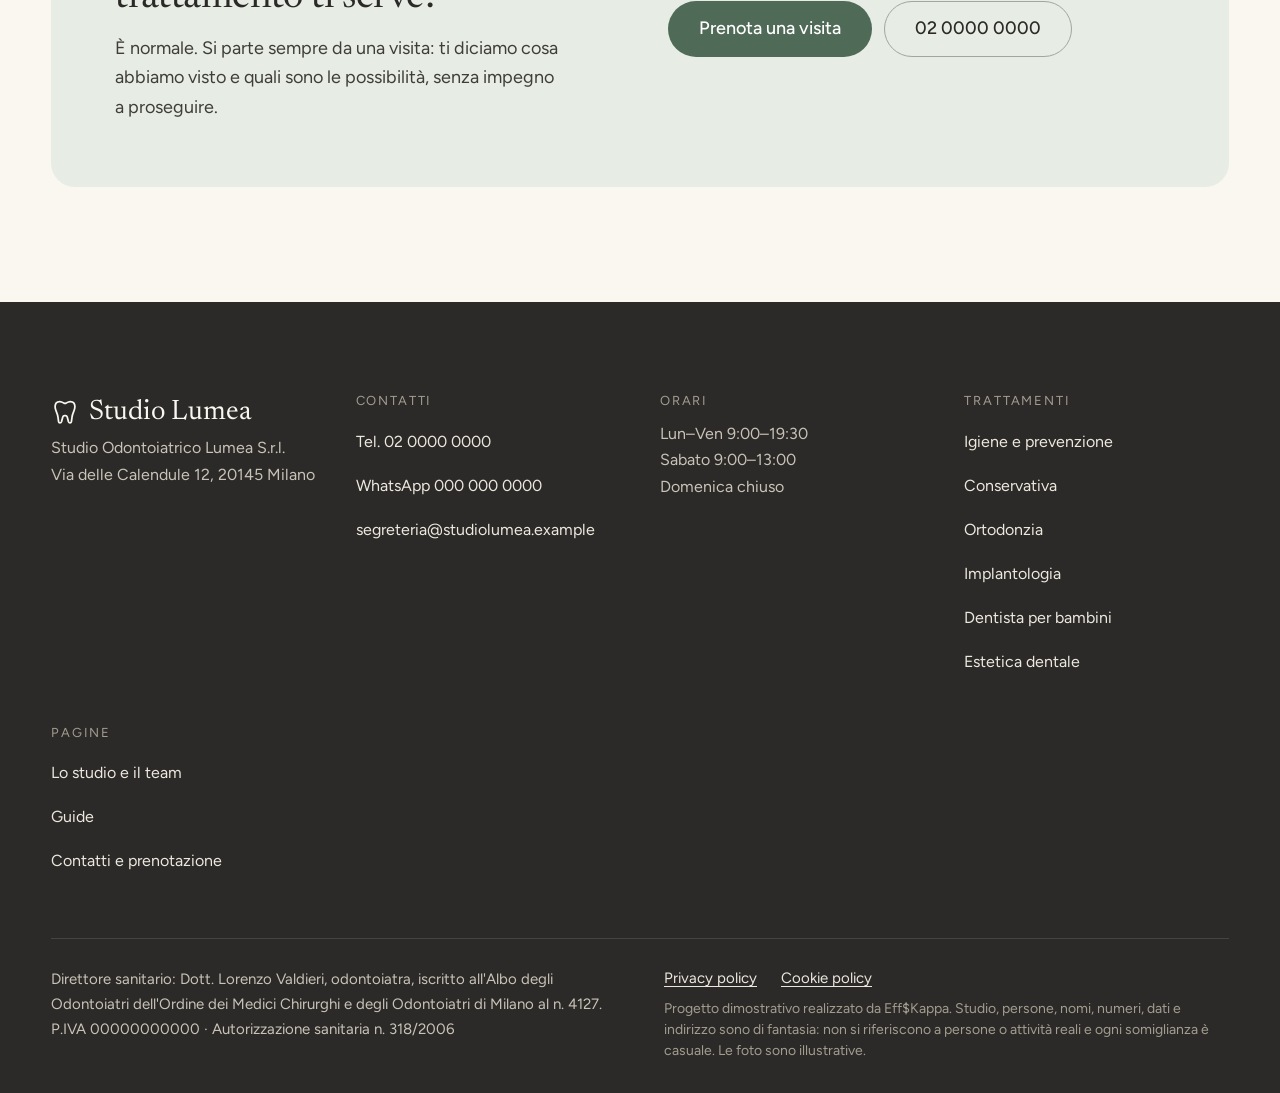
<file: trattamenti.html>
<!DOCTYPE html>
<html lang="it">
<head>
<meta charset="utf-8">
<meta name="viewport" content="width=device-width, initial-scale=1">
<meta name="robots" content="noindex, nofollow">
<title>Trattamenti · Studio Odontoiatrico Lumea</title>
<meta name="description" content="Igiene, conservativa, ortodonzia, implantologia, dentista per bambini ed estetica dentale: a cosa servono, per chi sono, come si svolgono e quanto durano.">
<meta name="theme-color" content="#FAF7F1">
<meta property="og:type" content="website">
<meta property="og:locale" content="it_IT">
<meta property="og:site_name" content="Studio Odontoiatrico Lumea">
<meta property="og:title" content="Trattamenti · Studio Odontoiatrico Lumea">
<meta property="og:description" content="Igiene, conservativa, ortodonzia, implantologia, dentista per bambini ed estetica dentale: a cosa servono, per chi sono, come si svolgono e quanto durano.">
<meta property="og:url" content="https://chillguyzofficial-spec.github.io/StudioLumea_Dentistico/trattamenti.html">
<meta property="og:image" content="https://chillguyzofficial-spec.github.io/StudioLumea_Dentistico/assets/og.jpg">
<meta property="og:image:width" content="1200">
<meta property="og:image:height" content="630">
<meta name="twitter:card" content="summary_large_image">

<link rel="icon" href="assets/favicon.svg" type="image/svg+xml">
<link rel="preconnect" href="https://fonts.googleapis.com">
<link rel="preconnect" href="https://fonts.gstatic.com" crossorigin>
<link href="https://fonts.googleapis.com/css2?family=Figtree:wght@400;500;600&amp;family=Newsreader:opsz,wght@6..72,400;6..72,500&amp;display=swap" rel="stylesheet">
<link rel="stylesheet" href="css/styles.css?v=21">
<script>document.documentElement.classList.add('js')</script>
</head>
<body>
<a class="skip" href="#main">Vai al contenuto</a>
<div class="header-spacer"></div>
<header class="site-header">
  <div class="header-in">
    <a class="brand" href="index.html">
      <span class="brand__mark"><svg class="ico" viewBox="0 0 24 24" fill="none" stroke="currentColor" stroke-width="1.5" stroke-linecap="round" stroke-linejoin="round" aria-hidden="true" focusable="false"><path d="M7.5 3C5 3 3.5 5 3.5 7.6c0 2 .7 3.4 1.4 4.9.6 1.3.9 2.7 1.1 4.1l.5 3.6c.1.6.6 1.1 1.2 1.1s1.1-.4 1.3-1l1.1-4.1c.2-.7.8-1.2 1.5-1.2h.8c.7 0 1.3.5 1.5 1.2l1.1 4.1c.2.6.7 1 1.3 1s1.1-.5 1.2-1.1l.5-3.6c.2-1.4.5-2.8 1.1-4.1.7-1.5 1.4-2.9 1.4-4.9C20.5 5 19 3 16.5 3c-1.7 0-2.8.9-3.6 1.4-.6.3-1.2.3-1.8 0C10.3 3.9 9.2 3 7.5 3z"/></svg></span>
      <span class="brand__txt">
        <span class="brand__name">Studio Lumea</span>
        <span class="brand__sub">Odontoiatria · Milano</span>
      </span>
    </a>
    <nav class="nav" aria-label="Menu principale">
      <a class="nav__link" href="index.html">Home</a>
      <div class="nav__drop">
        <a class="nav__link" href="trattamenti.html" aria-current="page">Trattamenti<svg class="nav__caret" viewBox="0 0 12 8" aria-hidden="true"><path d="M1 1.5l5 5 5-5" fill="none" stroke="currentColor" stroke-width="1.5"/></svg></a>
        <div class="nav__panel">
          <a href="igiene-dentale.html"><svg class="ico" viewBox="0 0 24 24" fill="none" stroke="currentColor" stroke-width="1.5" stroke-linecap="round" stroke-linejoin="round" aria-hidden="true" focusable="false"><path d="M12 21v-9.5"/><rect x="9.5" y="2.5" width="5" height="9" rx="1.6"/><path d="M9.5 5.2H7.2M9.5 7.6H7.2M9.5 10H7.2"/></svg><span>Igiene e prevenzione</span></a>
          <a href="conservativa.html"><svg class="ico" viewBox="0 0 24 24" fill="none" stroke="currentColor" stroke-width="1.5" stroke-linecap="round" stroke-linejoin="round" aria-hidden="true" focusable="false"><path d="M7.5 3C5 3 3.5 5 3.5 7.6c0 2 .7 3.4 1.4 4.9.6 1.3.9 2.7 1.1 4.1l.5 3.6c.1.6.6 1.1 1.2 1.1s1.1-.4 1.3-1l1.1-4.1c.2-.7.8-1.2 1.5-1.2h.8c.7 0 1.3.5 1.5 1.2l1.1 4.1c.2.6.7 1 1.3 1s1.1-.5 1.2-1.1l.5-3.6c.2-1.4.5-2.8 1.1-4.1.7-1.5 1.4-2.9 1.4-4.9C20.5 5 19 3 16.5 3c-1.7 0-2.8.9-3.6 1.4-.6.3-1.2.3-1.8 0C10.3 3.9 9.2 3 7.5 3z"/><path d="M10 7.2c.6.9 1.4 1.3 2 1.3s1.4-.4 2-1.3"/></svg><span>Conservativa</span></a>
          <a href="ortodonzia.html"><svg class="ico" viewBox="0 0 24 24" fill="none" stroke="currentColor" stroke-width="1.5" stroke-linecap="round" stroke-linejoin="round" aria-hidden="true" focusable="false"><path d="M7.5 3C5 3 3.5 5 3.5 7.6c0 2 .7 3.4 1.4 4.9.6 1.3.9 2.7 1.1 4.1l.5 3.6c.1.6.6 1.1 1.2 1.1s1.1-.4 1.3-1l1.1-4.1c.2-.7.8-1.2 1.5-1.2h.8c.7 0 1.3.5 1.5 1.2l1.1 4.1c.2.6.7 1 1.3 1s1.1-.5 1.2-1.1l.5-3.6c.2-1.4.5-2.8 1.1-4.1.7-1.5 1.4-2.9 1.4-4.9C20.5 5 19 3 16.5 3c-1.7 0-2.8.9-3.6 1.4-.6.3-1.2.3-1.8 0C10.3 3.9 9.2 3 7.5 3z"/><rect x="9.6" y="7.4" width="4.8" height="3.4" rx=".8"/><path d="M3.6 9.1h6M14.4 9.1h6"/></svg><span>Ortodonzia</span></a>
          <a href="implantologia.html"><svg class="ico" viewBox="0 0 24 24" fill="none" stroke="currentColor" stroke-width="1.5" stroke-linecap="round" stroke-linejoin="round" aria-hidden="true" focusable="false"><path d="M6.5 5c0-1.3 1.2-2.1 2.4-1.7l3.1.9 3.1-.9c1.2-.4 2.4.4 2.4 1.7 0 1.9-.9 3.3-1.5 4.4h-8C7.4 8.3 6.5 6.9 6.5 5z"/><path d="M9.5 9.4v1.8h5V9.4"/><path d="M10.2 11.2h3.6l-.6 9.3c0 .4-.3.7-.7.7h-1c-.4 0-.7-.3-.7-.7z"/><path d="M9.6 13.8h4.8M9.8 16.4h4.4M10.1 19h3.8"/></svg><span>Implantologia</span></a>
          <a href="pedodonzia.html"><svg class="ico" viewBox="0 0 24 24" fill="none" stroke="currentColor" stroke-width="1.5" stroke-linecap="round" stroke-linejoin="round" aria-hidden="true" focusable="false"><path d="M7.5 3C5 3 3.5 5 3.5 7.6c0 2 .7 3.4 1.4 4.9.6 1.3.9 2.7 1.1 4.1l.5 3.6c.1.6.6 1.1 1.2 1.1s1.1-.4 1.3-1l1.1-4.1c.2-.7.8-1.2 1.5-1.2h.8c.7 0 1.3.5 1.5 1.2l1.1 4.1c.2.6.7 1 1.3 1s1.1-.5 1.2-1.1l.5-3.6c.2-1.4.5-2.8 1.1-4.1.7-1.5 1.4-2.9 1.4-4.9C20.5 5 19 3 16.5 3c-1.7 0-2.8.9-3.6 1.4-.6.3-1.2.3-1.8 0C10.3 3.9 9.2 3 7.5 3z"/><path d="M9.6 9.6c1.3 1.2 3.5 1.2 4.8 0"/><circle cx="9.6" cy="7" r=".4" fill="currentColor"/><circle cx="14.4" cy="7" r=".4" fill="currentColor"/></svg><span>Dentista per bambini</span></a>
          <a href="estetica-dentale.html"><svg class="ico" viewBox="0 0 24 24" fill="none" stroke="currentColor" stroke-width="1.5" stroke-linecap="round" stroke-linejoin="round" aria-hidden="true" focusable="false"><path d="M7.5 3C5 3 3.5 5 3.5 7.6c0 2 .7 3.4 1.4 4.9.6 1.3.9 2.7 1.1 4.1l.5 3.6c.1.6.6 1.1 1.2 1.1s1.1-.4 1.3-1l1.1-4.1c.2-.7.8-1.2 1.5-1.2h.8c.7 0 1.3.5 1.5 1.2l1.1 4.1c.2.6.7 1 1.3 1s1.1-.5 1.2-1.1l.5-3.6c.2-1.4.5-2.8 1.1-4.1.7-1.5 1.4-2.9 1.4-4.9C20.5 5 19 3 16.5 3c-1.7 0-2.8.9-3.6 1.4-.6.3-1.2.3-1.8 0C10.3 3.9 9.2 3 7.5 3z"/><path d="M12 6.2l.6 1.5 1.5.6-1.5.6-.6 1.5-.6-1.5-1.5-.6 1.5-.6z"/></svg><span>Estetica dentale</span></a>
          <a class="nav__all" href="trattamenti.html">Tutti i trattamenti →</a>
        </div>
      </div>
      <a class="nav__link" href="studio.html">Lo studio e il team</a>
      <a class="nav__link" href="guide.html">Guide</a>
      <a class="nav__link" href="contatti.html">Contatti</a>
      <a class="nav__tel" href="tel:+390200000000">02 0000 0000</a>
      <a class="btn btn--primary" href="contatti.html#prenota">Prenota una visita</a>
    </nav>
    <button class="menu-toggle" type="button" data-menu-open aria-controls="mobile-menu" aria-expanded="false">
      <span class="menu-toggle__bars" aria-hidden="true"><span></span><span></span></span>Menu
    </button>
  </div>
</header>
<div class="mobile-menu" id="mobile-menu" aria-hidden="true" role="dialog" aria-modal="true" aria-label="Menu">
  <div class="mobile-menu__top">
    <span class="brand"><span class="brand__mark"><svg class="ico" viewBox="0 0 24 24" fill="none" stroke="currentColor" stroke-width="1.5" stroke-linecap="round" stroke-linejoin="round" aria-hidden="true" focusable="false"><path d="M7.5 3C5 3 3.5 5 3.5 7.6c0 2 .7 3.4 1.4 4.9.6 1.3.9 2.7 1.1 4.1l.5 3.6c.1.6.6 1.1 1.2 1.1s1.1-.4 1.3-1l1.1-4.1c.2-.7.8-1.2 1.5-1.2h.8c.7 0 1.3.5 1.5 1.2l1.1 4.1c.2.6.7 1 1.3 1s1.1-.5 1.2-1.1l.5-3.6c.2-1.4.5-2.8 1.1-4.1.7-1.5 1.4-2.9 1.4-4.9C20.5 5 19 3 16.5 3c-1.7 0-2.8.9-3.6 1.4-.6.3-1.2.3-1.8 0C10.3 3.9 9.2 3 7.5 3z"/></svg></span><span class="brand__name">Studio Lumea</span></span>
    <button class="menu-toggle" type="button" data-menu-close>Chiudi</button>
  </div>
  <nav class="mobile-menu__nav" aria-label="Menu mobile">
    <a href="index.html" data-menu-close>Home</a>
    <a href="trattamenti.html" aria-current="page" data-menu-close>Trattamenti</a>
    <div class="mobile-menu__sub">
      <a href="igiene-dentale.html" data-menu-close><svg class="ico" viewBox="0 0 24 24" fill="none" stroke="currentColor" stroke-width="1.5" stroke-linecap="round" stroke-linejoin="round" aria-hidden="true" focusable="false"><path d="M12 21v-9.5"/><rect x="9.5" y="2.5" width="5" height="9" rx="1.6"/><path d="M9.5 5.2H7.2M9.5 7.6H7.2M9.5 10H7.2"/></svg>Igiene e prevenzione</a>
      <a href="conservativa.html" data-menu-close><svg class="ico" viewBox="0 0 24 24" fill="none" stroke="currentColor" stroke-width="1.5" stroke-linecap="round" stroke-linejoin="round" aria-hidden="true" focusable="false"><path d="M7.5 3C5 3 3.5 5 3.5 7.6c0 2 .7 3.4 1.4 4.9.6 1.3.9 2.7 1.1 4.1l.5 3.6c.1.6.6 1.1 1.2 1.1s1.1-.4 1.3-1l1.1-4.1c.2-.7.8-1.2 1.5-1.2h.8c.7 0 1.3.5 1.5 1.2l1.1 4.1c.2.6.7 1 1.3 1s1.1-.5 1.2-1.1l.5-3.6c.2-1.4.5-2.8 1.1-4.1.7-1.5 1.4-2.9 1.4-4.9C20.5 5 19 3 16.5 3c-1.7 0-2.8.9-3.6 1.4-.6.3-1.2.3-1.8 0C10.3 3.9 9.2 3 7.5 3z"/><path d="M10 7.2c.6.9 1.4 1.3 2 1.3s1.4-.4 2-1.3"/></svg>Conservativa</a>
      <a href="ortodonzia.html" data-menu-close><svg class="ico" viewBox="0 0 24 24" fill="none" stroke="currentColor" stroke-width="1.5" stroke-linecap="round" stroke-linejoin="round" aria-hidden="true" focusable="false"><path d="M7.5 3C5 3 3.5 5 3.5 7.6c0 2 .7 3.4 1.4 4.9.6 1.3.9 2.7 1.1 4.1l.5 3.6c.1.6.6 1.1 1.2 1.1s1.1-.4 1.3-1l1.1-4.1c.2-.7.8-1.2 1.5-1.2h.8c.7 0 1.3.5 1.5 1.2l1.1 4.1c.2.6.7 1 1.3 1s1.1-.5 1.2-1.1l.5-3.6c.2-1.4.5-2.8 1.1-4.1.7-1.5 1.4-2.9 1.4-4.9C20.5 5 19 3 16.5 3c-1.7 0-2.8.9-3.6 1.4-.6.3-1.2.3-1.8 0C10.3 3.9 9.2 3 7.5 3z"/><rect x="9.6" y="7.4" width="4.8" height="3.4" rx=".8"/><path d="M3.6 9.1h6M14.4 9.1h6"/></svg>Ortodonzia</a>
      <a href="implantologia.html" data-menu-close><svg class="ico" viewBox="0 0 24 24" fill="none" stroke="currentColor" stroke-width="1.5" stroke-linecap="round" stroke-linejoin="round" aria-hidden="true" focusable="false"><path d="M6.5 5c0-1.3 1.2-2.1 2.4-1.7l3.1.9 3.1-.9c1.2-.4 2.4.4 2.4 1.7 0 1.9-.9 3.3-1.5 4.4h-8C7.4 8.3 6.5 6.9 6.5 5z"/><path d="M9.5 9.4v1.8h5V9.4"/><path d="M10.2 11.2h3.6l-.6 9.3c0 .4-.3.7-.7.7h-1c-.4 0-.7-.3-.7-.7z"/><path d="M9.6 13.8h4.8M9.8 16.4h4.4M10.1 19h3.8"/></svg>Implantologia</a>
      <a href="pedodonzia.html" data-menu-close><svg class="ico" viewBox="0 0 24 24" fill="none" stroke="currentColor" stroke-width="1.5" stroke-linecap="round" stroke-linejoin="round" aria-hidden="true" focusable="false"><path d="M7.5 3C5 3 3.5 5 3.5 7.6c0 2 .7 3.4 1.4 4.9.6 1.3.9 2.7 1.1 4.1l.5 3.6c.1.6.6 1.1 1.2 1.1s1.1-.4 1.3-1l1.1-4.1c.2-.7.8-1.2 1.5-1.2h.8c.7 0 1.3.5 1.5 1.2l1.1 4.1c.2.6.7 1 1.3 1s1.1-.5 1.2-1.1l.5-3.6c.2-1.4.5-2.8 1.1-4.1.7-1.5 1.4-2.9 1.4-4.9C20.5 5 19 3 16.5 3c-1.7 0-2.8.9-3.6 1.4-.6.3-1.2.3-1.8 0C10.3 3.9 9.2 3 7.5 3z"/><path d="M9.6 9.6c1.3 1.2 3.5 1.2 4.8 0"/><circle cx="9.6" cy="7" r=".4" fill="currentColor"/><circle cx="14.4" cy="7" r=".4" fill="currentColor"/></svg>Dentista per bambini</a>
      <a href="estetica-dentale.html" data-menu-close><svg class="ico" viewBox="0 0 24 24" fill="none" stroke="currentColor" stroke-width="1.5" stroke-linecap="round" stroke-linejoin="round" aria-hidden="true" focusable="false"><path d="M7.5 3C5 3 3.5 5 3.5 7.6c0 2 .7 3.4 1.4 4.9.6 1.3.9 2.7 1.1 4.1l.5 3.6c.1.6.6 1.1 1.2 1.1s1.1-.4 1.3-1l1.1-4.1c.2-.7.8-1.2 1.5-1.2h.8c.7 0 1.3.5 1.5 1.2l1.1 4.1c.2.6.7 1 1.3 1s1.1-.5 1.2-1.1l.5-3.6c.2-1.4.5-2.8 1.1-4.1.7-1.5 1.4-2.9 1.4-4.9C20.5 5 19 3 16.5 3c-1.7 0-2.8.9-3.6 1.4-.6.3-1.2.3-1.8 0C10.3 3.9 9.2 3 7.5 3z"/><path d="M12 6.2l.6 1.5 1.5.6-1.5.6-.6 1.5-.6-1.5-1.5-.6 1.5-.6z"/></svg>Estetica dentale</a>
    </div>
    <a href="studio.html" data-menu-close>Lo studio e il team</a>
    <a href="guide.html" data-menu-close>Guide</a>
    <a href="contatti.html" data-menu-close>Contatti</a>
  </nav>
  <div class="mobile-menu__foot">
    <a class="btn btn--primary" href="contatti.html#prenota" data-menu-close>Prenota una visita</a>
    <div class="row">
      <a class="btn btn--ghost btn--sm" href="tel:+390200000000">Chiama</a>
      <a class="btn btn--ghost btn--sm" href="https://wa.me/390000000000" target="_blank" rel="noopener">WhatsApp</a>
    </div>
    <p>Via delle Calendule 12, 20145 Milano<br>Lun–Ven 9:00–19:30 · Sab 9:00–13:00</p>
  </div>
</div>
<div class="mobile-bar">
  <a class="btn btn--ghost" href="tel:+390200000000">Chiama</a>
  <a class="btn btn--primary" href="contatti.html#prenota">Prenota una visita</a>
</div>

<main id="main">
<section class="page-head">
  <div class="wrap">
    <div class="page-head__text" data-reveal>
      <span class="eyebrow">Trattamenti</span>
      <h1 class="h1">Cosa facciamo, spiegato in modo semplice.</h1>
      <p class="lead">Per ogni trattamento trovi una pagina con a cosa serve, a chi è indicato, come si svolge, quanto dura e le domande che ci fanno più spesso. Sono informazioni generali: il percorso adatto a te viene definito solo dopo la visita.</p>
    </div>
  </div>
</section>

<section style="padding-bottom:clamp(72px,9vw,120px)">
  <div class="wrap">
    <div class="tr-index">
      <a class="tr-card" id="igiene" href="igiene-dentale.html" data-reveal="0">
        <span class="tr-card__ico"><svg class="ico" viewBox="0 0 24 24" fill="none" stroke="currentColor" stroke-width="1.5" stroke-linecap="round" stroke-linejoin="round" aria-hidden="true" focusable="false"><path d="M12 21v-9.5"/><rect x="9.5" y="2.5" width="5" height="9" rx="1.6"/><path d="M9.5 5.2H7.2M9.5 7.6H7.2M9.5 10H7.2"/></svg></span>
        <span class="card__num">01</span>
        <span class="card__title">Igiene e prevenzione</span>
        <span class="card__text">Pulizia professionale, controllo delle gengive e consigli pratici per la cura quotidiana a casa.</span>
        <span class="tr-card__meta"><span>Circa 45–60 minuti.</span></span>
        <span class="card__more">Leggi la scheda completa →</span>
      </a>
      <a class="tr-card" id="conservativa" href="conservativa.html" data-reveal="80">
        <span class="tr-card__ico"><svg class="ico" viewBox="0 0 24 24" fill="none" stroke="currentColor" stroke-width="1.5" stroke-linecap="round" stroke-linejoin="round" aria-hidden="true" focusable="false"><path d="M7.5 3C5 3 3.5 5 3.5 7.6c0 2 .7 3.4 1.4 4.9.6 1.3.9 2.7 1.1 4.1l.5 3.6c.1.6.6 1.1 1.2 1.1s1.1-.4 1.3-1l1.1-4.1c.2-.7.8-1.2 1.5-1.2h.8c.7 0 1.3.5 1.5 1.2l1.1 4.1c.2.6.7 1 1.3 1s1.1-.5 1.2-1.1l.5-3.6c.2-1.4.5-2.8 1.1-4.1.7-1.5 1.4-2.9 1.4-4.9C20.5 5 19 3 16.5 3c-1.7 0-2.8.9-3.6 1.4-.6.3-1.2.3-1.8 0C10.3 3.9 9.2 3 7.5 3z"/><path d="M10 7.2c.6.9 1.4 1.3 2 1.3s1.4-.4 2-1.3"/></svg></span>
        <span class="card__num">02</span>
        <span class="card__title">Conservativa</span>
        <span class="card__text">Cura della carie e ricostruzione dei denti danneggiati, cercando di conservare quanto più dente naturale possibile.</span>
        <span class="tr-card__meta"><span>Da 30 a 60 minuti per dente, in una sola seduta.</span></span>
        <span class="card__more">Leggi la scheda completa →</span>
      </a>
      <a class="tr-card" id="ortodonzia" href="ortodonzia.html" data-reveal="160">
        <span class="tr-card__ico"><svg class="ico" viewBox="0 0 24 24" fill="none" stroke="currentColor" stroke-width="1.5" stroke-linecap="round" stroke-linejoin="round" aria-hidden="true" focusable="false"><path d="M7.5 3C5 3 3.5 5 3.5 7.6c0 2 .7 3.4 1.4 4.9.6 1.3.9 2.7 1.1 4.1l.5 3.6c.1.6.6 1.1 1.2 1.1s1.1-.4 1.3-1l1.1-4.1c.2-.7.8-1.2 1.5-1.2h.8c.7 0 1.3.5 1.5 1.2l1.1 4.1c.2.6.7 1 1.3 1s1.1-.5 1.2-1.1l.5-3.6c.2-1.4.5-2.8 1.1-4.1.7-1.5 1.4-2.9 1.4-4.9C20.5 5 19 3 16.5 3c-1.7 0-2.8.9-3.6 1.4-.6.3-1.2.3-1.8 0C10.3 3.9 9.2 3 7.5 3z"/><rect x="9.6" y="7.4" width="4.8" height="3.4" rx=".8"/><path d="M3.6 9.1h6M14.4 9.1h6"/></svg></span>
        <span class="card__num">03</span>
        <span class="card__title">Ortodonzia</span>
        <span class="card__text">Apparecchi fissi e allineatori trasparenti per bambini, ragazzi e adulti.</span>
        <span class="tr-card__meta"><span>In genere da 12 a 24 mesi, con controlli ogni 6–8 settimane.</span></span>
        <span class="card__more">Leggi la scheda completa →</span>
      </a>
      <a class="tr-card" id="implantologia" href="implantologia.html" data-reveal="0">
        <span class="tr-card__ico"><svg class="ico" viewBox="0 0 24 24" fill="none" stroke="currentColor" stroke-width="1.5" stroke-linecap="round" stroke-linejoin="round" aria-hidden="true" focusable="false"><path d="M6.5 5c0-1.3 1.2-2.1 2.4-1.7l3.1.9 3.1-.9c1.2-.4 2.4.4 2.4 1.7 0 1.9-.9 3.3-1.5 4.4h-8C7.4 8.3 6.5 6.9 6.5 5z"/><path d="M9.5 9.4v1.8h5V9.4"/><path d="M10.2 11.2h3.6l-.6 9.3c0 .4-.3.7-.7.7h-1c-.4 0-.7-.3-.7-.7z"/><path d="M9.6 13.8h4.8M9.8 16.4h4.4M10.1 19h3.8"/></svg></span>
        <span class="card__num">04</span>
        <span class="card__title">Implantologia</span>
        <span class="card__text">Sostituzione di uno o più denti mancanti con impianti in titanio e corone fisse.</span>
        <span class="tr-card__meta"><span>L'intervento richiede circa un'ora per impianto.</span></span>
        <span class="card__more">Leggi la scheda completa →</span>
      </a>
      <a class="tr-card" id="pedodonzia" href="pedodonzia.html" data-reveal="80">
        <span class="tr-card__ico"><svg class="ico" viewBox="0 0 24 24" fill="none" stroke="currentColor" stroke-width="1.5" stroke-linecap="round" stroke-linejoin="round" aria-hidden="true" focusable="false"><path d="M7.5 3C5 3 3.5 5 3.5 7.6c0 2 .7 3.4 1.4 4.9.6 1.3.9 2.7 1.1 4.1l.5 3.6c.1.6.6 1.1 1.2 1.1s1.1-.4 1.3-1l1.1-4.1c.2-.7.8-1.2 1.5-1.2h.8c.7 0 1.3.5 1.5 1.2l1.1 4.1c.2.6.7 1 1.3 1s1.1-.5 1.2-1.1l.5-3.6c.2-1.4.5-2.8 1.1-4.1.7-1.5 1.4-2.9 1.4-4.9C20.5 5 19 3 16.5 3c-1.7 0-2.8.9-3.6 1.4-.6.3-1.2.3-1.8 0C10.3 3.9 9.2 3 7.5 3z"/><path d="M9.6 9.6c1.3 1.2 3.5 1.2 4.8 0"/><circle cx="9.6" cy="7" r=".4" fill="currentColor"/><circle cx="14.4" cy="7" r=".4" fill="currentColor"/></svg></span>
        <span class="card__num">05</span>
        <span class="card__title">Dentista per bambini</span>
        <span class="card__text">Le prime visite dei bambini, la prevenzione della carie e la cura dei denti da latte.</span>
        <span class="tr-card__meta"><span>Un controllo richiede circa 30 minuti.</span></span>
        <span class="card__more">Leggi la scheda completa →</span>
      </a>
      <a class="tr-card" id="estetica" href="estetica-dentale.html" data-reveal="160">
        <span class="tr-card__ico"><svg class="ico" viewBox="0 0 24 24" fill="none" stroke="currentColor" stroke-width="1.5" stroke-linecap="round" stroke-linejoin="round" aria-hidden="true" focusable="false"><path d="M7.5 3C5 3 3.5 5 3.5 7.6c0 2 .7 3.4 1.4 4.9.6 1.3.9 2.7 1.1 4.1l.5 3.6c.1.6.6 1.1 1.2 1.1s1.1-.4 1.3-1l1.1-4.1c.2-.7.8-1.2 1.5-1.2h.8c.7 0 1.3.5 1.5 1.2l1.1 4.1c.2.6.7 1 1.3 1s1.1-.5 1.2-1.1l.5-3.6c.2-1.4.5-2.8 1.1-4.1.7-1.5 1.4-2.9 1.4-4.9C20.5 5 19 3 16.5 3c-1.7 0-2.8.9-3.6 1.4-.6.3-1.2.3-1.8 0C10.3 3.9 9.2 3 7.5 3z"/><path d="M12 6.2l.6 1.5 1.5.6-1.5.6-.6 1.5-.6-1.5-1.5-.6 1.5-.6z"/></svg></span>
        <span class="card__num">06</span>
        <span class="card__title">Estetica dentale</span>
        <span class="card__text">Sbiancamento professionale e faccette, valutati dopo una visita e solo se indicati.</span>
        <span class="tr-card__meta"><span>Lo sbiancamento in studio richiede una seduta di circa 60–90 minuti; a domicilio 2–3 settimane.</span></span>
        <span class="card__more">Leggi la scheda completa →</span>
      </a>
    </div>
    <div class="cta-panel" data-reveal>
    <div class="stack" style="gap:14px">
      <h2 class="h2">Non sai quale trattamento ti serve?</h2>
      <p class="text" style="color:var(--ink-2)">È normale. Si parte sempre da una visita: ti diciamo cosa abbiamo visto e quali sono le possibilità, senza impegno a proseguire.</p>
    </div>
    <div class="actions">
      <a class="btn btn--primary" href="contatti.html#prenota">Prenota una visita</a>
      <a class="btn btn--ghost" href="tel:+390200000000">02 0000 0000</a>
    </div>
  </div>
  </div>
</section>
</main>

<footer class="site-footer">
  <div class="footer-in">
    <div class="footer-cols">
      <div>
        <span class="footer-brand"><svg class="ico" viewBox="0 0 24 24" fill="none" stroke="currentColor" stroke-width="1.5" stroke-linecap="round" stroke-linejoin="round" aria-hidden="true" focusable="false"><path d="M7.5 3C5 3 3.5 5 3.5 7.6c0 2 .7 3.4 1.4 4.9.6 1.3.9 2.7 1.1 4.1l.5 3.6c.1.6.6 1.1 1.2 1.1s1.1-.4 1.3-1l1.1-4.1c.2-.7.8-1.2 1.5-1.2h.8c.7 0 1.3.5 1.5 1.2l1.1 4.1c.2.6.7 1 1.3 1s1.1-.5 1.2-1.1l.5-3.6c.2-1.4.5-2.8 1.1-4.1.7-1.5 1.4-2.9 1.4-4.9C20.5 5 19 3 16.5 3c-1.7 0-2.8.9-3.6 1.4-.6.3-1.2.3-1.8 0C10.3 3.9 9.2 3 7.5 3z"/></svg>Studio Lumea</span>
        <p>Studio Odontoiatrico Lumea S.r.l.<br>Via delle Calendule 12, 20145 Milano</p>
      </div>
      <div>
        <span class="footer-title">Contatti</span>
        <a href="tel:+390200000000">Tel. 02 0000 0000</a>
        <a href="https://wa.me/390000000000" target="_blank" rel="noopener">WhatsApp 000 000 0000</a>
        <a href="mailto:segreteria@studiolumea.example">segreteria@studiolumea.example</a>
      </div>
      <div>
        <span class="footer-title">Orari</span>
        <p>Lun–Ven 9:00–19:30<br>Sabato 9:00–13:00<br>Domenica chiuso</p>
      </div>
      <div>
        <span class="footer-title">Trattamenti</span>
        <a href="igiene-dentale.html">Igiene e prevenzione</a>
        <a href="conservativa.html">Conservativa</a>
        <a href="ortodonzia.html">Ortodonzia</a>
        <a href="implantologia.html">Implantologia</a>
        <a href="pedodonzia.html">Dentista per bambini</a>
        <a href="estetica-dentale.html">Estetica dentale</a>
      </div>
      <div>
        <span class="footer-title">Pagine</span>
        <a href="studio.html">Lo studio e il team</a>
        <a href="guide.html">Guide</a>
        <a href="contatti.html">Contatti e prenotazione</a>
      </div>
    </div>
    <div class="footer-legal">
      <p>Direttore sanitario: Dott. Lorenzo Valdieri, odontoiatra, iscritto all'Albo degli Odontoiatri dell'Ordine dei Medici Chirurghi e degli Odontoiatri di Milano al n. 4127.<br>P.IVA 00000000000 · Autorizzazione sanitaria n. 318/2006</p>
      <div class="footer-links">
        <a href="privacy.html">Privacy policy</a>
        <a href="privacy.html#cookie">Cookie policy</a>
        <small>Progetto dimostrativo realizzato da Eff$Kappa. Studio, persone, nomi, numeri, dati e indirizzo sono di fantasia: non si riferiscono a persone o attività reali e ogni somiglianza è casuale. Le foto sono illustrative.</small>
      </div>
    </div>
  </div>
</footer>
<script src="js/main.js?v=21"></script>
</body>
</html>
</file>
<file: css/styles.css>
/* Studio Odontoiatrico Lumea — progetto dimostrativo */
:root{
  --bg:#FAF7F1; --bg-alt:#F2EDE3; --card:#FFFDF9;
  --ink:#2B2A28; --ink-2:#3F3D39; --ink-3:#4A4843; --muted:#6A675F;
  --line:#E6DFD2; --line-2:#E1D9CB; --line-3:#CFC6B5; --field:#D2C9B8;
  --accent:#4F6B58; --accent-soft:#E7ECE4; --error:#9A3B2E;
  --serif:'Newsreader',Georgia,serif; --sans:'Figtree',system-ui,sans-serif;
  --wrap:1320px; --gutter:clamp(20px,4vw,56px); --header:76px;
}
*,*::before,*::after{box-sizing:border-box}
html{scroll-behavior:smooth;scroll-padding-top:96px;-webkit-text-size-adjust:100%;overflow-x:clip}
body{margin:0;background:var(--bg);color:var(--ink);font-family:var(--sans);font-size:17px;line-height:1.5;-webkit-font-smoothing:antialiased}
img{display:block;max-width:100%}
a{color:var(--ink)}
a:hover{color:var(--accent)}
:focus-visible{outline:2px solid var(--accent);outline-offset:3px}
input,select,textarea,button{font-family:inherit}
h1,h2,h3,p{margin:0}
@media (prefers-reduced-motion:reduce){html{scroll-behavior:auto}}

.wrap{max-width:var(--wrap);margin:0 auto;padding:0 var(--gutter)}
.section{padding:clamp(72px,9vw,128px) 0}
.section--alt{background:var(--bg-alt)}
.section--soft{background:var(--accent-soft)}
.eyebrow{font-size:14px;letter-spacing:.14em;text-transform:uppercase;color:var(--muted)}
.hero .eyebrow{font-size:clamp(15px,1.25vw,18px);color:var(--ink-2)}
.section--soft .eyebrow{color:#55544E}
.h1{font-family:var(--serif);font-weight:400;font-size:clamp(40px,5vw,68px);line-height:1.06;letter-spacing:-.02em;text-wrap:balance}
.h2{font-family:var(--serif);font-weight:400;font-size:clamp(34px,3.6vw,52px);line-height:1.1;letter-spacing:-.015em;text-wrap:balance}
.lead{font-size:clamp(18px,1.4vw,20px);line-height:1.6;color:var(--ink-3);text-wrap:pretty}
.text{font-size:18px;line-height:1.65;color:var(--ink-3);text-wrap:pretty}
.stack{display:flex;flex-direction:column;gap:16px}
.stack-lg{display:flex;flex-direction:column;gap:24px}
.split{display:grid;grid-template-columns:repeat(auto-fit,minmax(min(100%,420px),1fr));gap:clamp(40px,6vw,96px);align-items:center}
.head-row{display:grid;grid-template-columns:repeat(auto-fit,minmax(min(100%,420px),1fr));gap:24px 64px;margin-bottom:clamp(40px,5vw,64px);align-items:end}

/* Pulsanti */
.btn{display:inline-flex;align-items:center;justify-content:center;min-height:56px;padding:0 30px;border-radius:999px;font-size:18px;font-weight:500;text-decoration:none;border:1px solid transparent;cursor:pointer;transition:filter .2s,transform .2s,border-color .2s;white-space:nowrap}
.btn--primary{background:var(--accent);color:#fff}
.btn--primary:hover{color:#fff;filter:brightness(.92);transform:translateY(-1px)}
.btn--ghost{border-color:var(--line-3);color:var(--ink);background:transparent}
.btn--ghost:hover{border-color:var(--ink);color:var(--ink)}
.btn--sm{min-height:52px;padding:0 26px;font-size:17px}
.link-u{font-size:17px;color:var(--ink);text-decoration:none;border-bottom:1px solid var(--accent);padding-bottom:3px}
.link-u:hover{color:var(--accent)}

/* Foto */
.photo{position:relative;width:100%;border-radius:20px;overflow:hidden;background:#E9E3D7}
.photo img{position:absolute;inset:0;width:100%;height:100%;object-fit:cover}

/* Header */
.site-header{position:fixed;top:0;left:0;right:0;z-index:50;height:var(--header);background:rgba(250,247,241,.94);-webkit-backdrop-filter:blur(10px);backdrop-filter:blur(10px);border-bottom:1px solid var(--line)}
.header-spacer{height:var(--header)}
.header-in{max-width:var(--wrap);margin:0 auto;height:100%;padding:0 var(--gutter);display:flex;align-items:center;justify-content:space-between;gap:24px}
.brand{display:flex;flex-direction:column;text-decoration:none;color:var(--ink);line-height:1.1}
.brand:hover{color:var(--ink)}
.brand__name{font-family:var(--serif);font-size:24px;font-weight:500;letter-spacing:-.01em}
.brand__sub{font-size:12px;letter-spacing:.14em;text-transform:uppercase;color:var(--muted);margin-top:3px}
.nav{display:flex;align-items:center;gap:clamp(18px,2.4vw,36px)}
.nav__link{position:relative;font-size:16px;color:var(--ink);text-decoration:none;padding:8px 0;white-space:nowrap}
.nav__link[aria-current="page"]::after{content:"";position:absolute;left:0;right:0;bottom:0;height:2px;border-radius:2px;background:var(--accent)}
.nav__tel{font-size:16px;text-decoration:none;white-space:nowrap;font-variant-numeric:tabular-nums}
.nav .btn{min-height:auto;padding:12px 22px;font-size:16px}
.menu-toggle{display:none;align-items:center;gap:10px;background:none;border:1px solid #D9D1C2;border-radius:999px;height:48px;padding:0 18px;font-size:16px;color:var(--ink);cursor:pointer}
.menu-toggle__bars{display:flex;flex-direction:column;gap:5px}
.menu-toggle__bars span{display:block;width:18px;height:1.5px;background:var(--ink)}

/* Menu mobile */
.mobile-menu{position:fixed;inset:0;z-index:60;background:var(--bg);display:flex;flex-direction:column;overflow-y:auto;visibility:hidden;opacity:0;transition:opacity .25s,visibility 0s .25s}
.mobile-menu.is-open{visibility:visible;opacity:1;transition:opacity .25s}
.mobile-menu__top{height:var(--header);flex:none;display:flex;align-items:center;justify-content:space-between;padding:0 20px;border-bottom:1px solid var(--line)}
.mobile-menu__top .menu-toggle{display:flex}
.mobile-menu__nav{display:flex;flex-direction:column;padding:24px 20px 8px}
.mobile-menu__nav a{display:flex;align-items:center;justify-content:space-between;min-height:64px;border-bottom:1px solid var(--line);font-family:var(--serif);font-size:32px;color:var(--ink);text-decoration:none}
.mobile-menu__nav a[aria-current="page"]::after{content:"";width:10px;height:10px;border-radius:50%;background:var(--accent)}
.mobile-menu__foot{padding:24px 20px 40px;display:flex;flex-direction:column;gap:12px;margin-top:auto}
.mobile-menu__foot .row{display:grid;grid-template-columns:1fr 1fr;gap:12px}
.mobile-menu__foot .btn{width:100%}
.mobile-menu__foot p{margin-top:12px;font-size:16px;line-height:1.6;color:#5E5B54}

/* Barra mobile fissa in basso */
.mobile-bar{display:none;position:fixed;left:0;right:0;bottom:0;z-index:40;background:rgba(250,247,241,.97);border-top:1px solid var(--line);padding:10px 14px calc(10px + env(safe-area-inset-bottom));grid-template-columns:1fr 1.4fr;gap:10px;box-shadow:0 -6px 20px rgba(43,42,40,.06)}
.mobile-bar .btn{min-height:52px;padding:0 12px;font-size:17px;width:100%}

@media (max-width:959px){
  .nav{display:none}
  .menu-toggle{display:flex}
  .mobile-bar{display:grid}
  .site-footer{padding-bottom:84px}
  /* su telefono: header sempre visibile, sticky dentro la pagina, sfondo pieno, niente blur:
     occupa il suo spazio in cima e non può coprire il testo. Gli header fixed su iPhone si
     spostavano con la barra di Safari. */
  .header-spacer{display:none}
  .site-header{position:sticky;background:var(--bg);-webkit-backdrop-filter:none;backdrop-filter:none}
}

/* Reveal leggero */
.js [data-reveal]{opacity:0;transform:translateY(16px);transition:opacity .9s ease,transform .9s ease}
.js [data-reveal].is-in{opacity:1;transform:none}
@media (prefers-reduced-motion:reduce){.js [data-reveal]{opacity:1;transform:none;transition:none}}

/* Home: hero */
.hero{padding:clamp(40px,7vw,96px) 0 clamp(64px,8vw,112px)}
.hero__grid{display:grid;grid-template-columns:repeat(auto-fit,minmax(min(100%,440px),1fr));gap:clamp(40px,6vw,88px);align-items:center}
.hero__text{display:flex;flex-direction:column;gap:28px;max-width:600px}
.hero__title{font-family:var(--serif);font-weight:400;font-size:clamp(42px,5.6vw,78px);line-height:1.04;letter-spacing:-.02em;text-wrap:balance}
.hero__actions{display:flex;flex-wrap:wrap;align-items:center;gap:16px 28px}
.hero__tel{font-size:17px;text-decoration:none;border-bottom:1px solid var(--line-3);padding-bottom:2px}
.hero__photo{aspect-ratio:4/4.4;max-height:680px}
.facts{display:grid;grid-template-columns:repeat(auto-fit,minmax(min(100%,240px),1fr));gap:24px;border-top:1px solid var(--line-2);padding-top:28px;margin-top:clamp(48px,6vw,80px)}
.facts div{display:flex;flex-direction:column;gap:4px}
.facts span:first-child{font-size:14px;color:var(--muted)}

/* Card trattamenti */
.cards{display:grid;grid-template-columns:repeat(auto-fill,minmax(min(100%,340px),1fr));gap:20px}
.card{display:flex;flex-direction:column;gap:14px;height:100%;padding:32px;border-radius:18px;background:var(--card);border:1px solid var(--line);text-decoration:none;color:var(--ink);transition:border-color .25s,transform .25s,box-shadow .25s}
.card:hover{color:var(--ink);border-color:var(--line-3);transform:translateY(-3px);box-shadow:0 14px 30px -18px rgba(43,42,40,.25)}
.card__num{font-size:14px;color:var(--accent);font-weight:600}
.card__title{font-family:var(--serif);font-size:28px;line-height:1.15}
.card__text{font-size:17px;line-height:1.6;color:var(--ink-3)}
.card__more{margin-top:auto;padding-top:8px;font-size:16px;color:var(--accent)}
.card--photo{padding:0;gap:0;overflow:hidden}
.card__photo{position:relative;aspect-ratio:3/2;background:#E9E3D7;overflow:hidden}
.card__photo img{position:absolute;inset:0;width:100%;height:100%;object-fit:cover;transition:transform .6s ease}
.card--photo:hover .card__photo img{transform:scale(1.03)}
.card__body{display:flex;flex-direction:column;gap:14px;flex:1;padding:28px 32px 32px}
.row-between{display:flex;flex-wrap:wrap;justify-content:space-between;align-items:flex-end;gap:20px 40px;margin-bottom:clamp(36px,4vw,56px)}

/* Team */
.team{display:grid;grid-template-columns:repeat(auto-fit,minmax(min(100%,300px),1fr));gap:clamp(24px,3vw,40px)}
.person{display:flex;flex-direction:column;gap:18px}
.person .photo{aspect-ratio:4/5;border-radius:18px}
.person__name{font-family:var(--serif);font-size:26px}
.person__role{font-size:16px;color:var(--ink-3)}
.person__bio{font-size:16px;line-height:1.55;color:var(--ink-3);margin-top:6px}
.team--text .person{padding:30px 32px;border-radius:18px;background:var(--card);border:1px solid var(--line)}

/* Passi prima visita */
.steps{list-style:none;margin:0;padding:0;display:grid;grid-template-columns:repeat(auto-fit,minmax(min(100%,250px),1fr))}
.steps li{display:flex;flex-direction:column;gap:14px;padding:28px 28px 28px 0;border-top:1px solid var(--line-3)}
.steps__n{font-family:var(--serif);font-size:44px;line-height:1;color:var(--accent)}
.steps__t{font-size:20px;font-weight:600}
.steps__d{font-size:17px;line-height:1.6;color:var(--ink-3)}

/* Orari / box */
.box{background:var(--card);border:1px solid var(--line);border-radius:18px;padding:28px}
.box__title{font-size:20px;font-weight:600}
.hours{margin:16px 0 0;display:grid;grid-template-columns:1fr auto;gap:12px 24px;font-size:17px}
.hours dt{color:var(--ink-3)}
.hours dd{margin:0;font-variant-numeric:tabular-nums}
.box__note{margin-top:18px;padding-top:16px;border-top:1px solid var(--line);font-size:16px;line-height:1.55;color:var(--ink-3)}
.actions{display:flex;flex-wrap:wrap;gap:12px}
.map{position:relative;min-height:420px;border-radius:20px;overflow:hidden;border:1px solid var(--line-2);background:#E9E3D7}
.map iframe{position:absolute;inset:0;width:100%;height:100%;border:0;filter:grayscale(.85) sepia(.15) contrast(.95)}

/* Pagine interne: intestazione */
.page-head{padding:clamp(48px,7vw,104px) 0 clamp(40px,5vw,64px)}
.page-head__text{display:flex;flex-direction:column;gap:24px;max-width:820px}
.chips{display:flex;flex-wrap:wrap;gap:10px;margin-top:36px}
.chip{display:inline-flex;align-items:center;min-height:46px;padding:0 20px;border-radius:999px;border:1px solid #D9D1C2;background:var(--card);text-decoration:none;color:var(--ink);font-size:16px}
.chip:hover{border-color:var(--accent);color:var(--accent)}

/* Trattamenti */
.treatments{padding-bottom:clamp(72px,9vw,120px)}
.treatment{display:grid;grid-template-columns:repeat(auto-fit,minmax(min(100%,380px),1fr));gap:32px clamp(40px,5vw,80px);padding:clamp(48px,6vw,80px) 0;border-top:1px solid var(--line-2)}
.treatment:last-of-type{border-bottom:1px solid var(--line-2)}
.treatment__side{display:flex;flex-direction:column;gap:20px}
.treatment__title{font-family:var(--serif);font-weight:400;font-size:clamp(32px,3.2vw,46px);line-height:1.1}
.treatment .photo{aspect-ratio:3/2;max-width:560px;border-radius:16px}
.facts-grid{display:grid;grid-template-columns:repeat(auto-fit,minmax(min(100%,260px),1fr));gap:28px 40px;align-content:start}
.facts-grid > div{display:flex;flex-direction:column;gap:8px}
.label{font-size:15px;letter-spacing:.1em;text-transform:uppercase;color:var(--muted);font-weight:600}
.facts-grid p{font-size:17px;line-height:1.65}
.cta-panel{margin-top:clamp(56px,7vw,96px);background:var(--accent-soft);border-radius:24px;padding:clamp(32px,5vw,64px);display:grid;grid-template-columns:repeat(auto-fit,minmax(min(100%,380px),1fr));gap:28px 56px;align-items:center}
.cta-panel .h2{font-size:clamp(30px,3vw,42px)}
.cta-panel .btn--ghost{border-color:#9FA89C}

/* Studio e team */
.banner{aspect-ratio:21/9;min-height:260px;margin-top:clamp(40px,5vw,64px);border-radius:22px}
.banner img{object-position:50% 12%}
.profile{display:grid;grid-template-columns:repeat(auto-fit,minmax(min(100%,340px),1fr));gap:32px clamp(40px,5vw,88px);padding:clamp(48px,6vw,80px) 0;border-top:1px solid var(--line-2)}
.profile:last-of-type{border-bottom:1px solid var(--line-2)}
.profile .photo{aspect-ratio:4/5;max-width:480px;border-radius:18px}
.profile__body{display:flex;flex-direction:column;gap:24px;max-width:680px}
.profile__role{font-size:15px;color:var(--accent);font-weight:600}
.profile__name{font-family:var(--serif);font-weight:400;font-size:clamp(34px,3.4vw,48px);line-height:1.08}
.profile__area{font-size:17px;color:var(--ink-3)}
.profile__bio{font-size:18px;line-height:1.65;color:var(--ink-2)}
.profile__meta{display:grid;grid-template-columns:repeat(auto-fit,minmax(min(100%,260px),1fr));gap:24px 40px;padding-top:20px;border-top:1px solid var(--line)}
.profile__meta ul{margin:0;padding-left:18px;font-size:16px;line-height:1.6;display:flex;flex-direction:column;gap:6px}
.profile__meta p{font-size:16px;line-height:1.6}
.tech{display:grid;grid-template-columns:repeat(auto-fit,minmax(min(100%,260px),1fr));gap:20px}
.tech div{display:flex;flex-direction:column;gap:12px;padding:28px;border-radius:18px;background:var(--bg)}
.tech strong{font-size:20px;font-weight:600}
.tech span{font-size:17px;line-height:1.6;color:var(--ink-3)}
.tech--photo > div{padding:0 0 28px;overflow:hidden;background:var(--card)}
.tech--photo > div > strong,.tech--photo > div > span{padding:0 28px}
.tech .tech__photo{display:block;position:relative;padding:0;gap:0;aspect-ratio:3/2;border-radius:0;background:#E9E3D7;margin-bottom:8px}
.tech__photo img{position:absolute;inset:0;width:100%;height:100%;object-fit:cover}
.gallery{display:grid;grid-template-columns:repeat(auto-fit,minmax(min(100%,400px),1fr));gap:16px}
.gallery figure{margin:0;display:flex;flex-direction:column;gap:10px}
.gallery .photo{aspect-ratio:4/3;border-radius:16px}
.gallery figcaption{font-size:15px;color:var(--muted)}
.closing{display:flex;flex-wrap:wrap;align-items:center;justify-content:space-between;gap:20px 40px;margin-top:clamp(48px,6vw,80px);padding-top:32px;border-top:1px solid var(--line-2)}
.closing p{font-family:var(--serif);font-size:clamp(26px,2.4vw,34px);line-height:1.2;max-width:640px}

/* Contatti */
.contact-grid{display:grid;grid-template-columns:repeat(auto-fit,minmax(min(100%,460px),1fr));gap:clamp(32px,4vw,64px);align-items:start}
.form-card{background:var(--card);border:1px solid var(--line);border-radius:24px;padding:clamp(24px,4vw,48px)}
.form{display:flex;flex-direction:column;gap:22px}
.field{display:flex;flex-direction:column;gap:8px}
.field > span{font-size:16px;font-weight:500}
.field input,.field select,.field textarea{min-height:54px;padding:0 16px;border:1px solid var(--field);border-radius:12px;background:#fff;font-size:17px;color:var(--ink);outline:none;width:100%}
.field textarea{padding:14px 16px;line-height:1.5;resize:vertical;min-height:110px}
.field select{appearance:none;-webkit-appearance:none;background:#fff url("data:image/svg+xml,%3Csvg xmlns='http://www.w3.org/2000/svg' width='14' height='9' fill='none'%3E%3Cpath d='M1 1l6 6 6-6' stroke='%232B2A28' stroke-width='1.6'/%3E%3C/svg%3E") no-repeat right 18px center;padding-right:44px}
.field input:focus,.field select:focus,.field textarea:focus{border-color:var(--accent);box-shadow:0 0 0 3px var(--accent-soft)}
.field--error input{border-color:var(--error)}
.err{display:none;font-size:15px;color:var(--error)}
.is-invalid .err{display:block}
.two-col{display:grid;grid-template-columns:repeat(auto-fit,minmax(min(100%,220px),1fr));gap:22px}
fieldset{border:0;margin:0;padding:0;min-width:0}
legend{font-size:16px;font-weight:500;padding:0;margin-bottom:10px}
.pills{display:flex;flex-wrap:wrap;gap:8px}
.pills + .pills{margin-top:14px}
.pill{min-width:64px;min-height:48px;padding:0 16px;border-radius:999px;border:1px solid var(--field);background:#fff;color:var(--ink);font-size:16px;cursor:pointer}
.pill:hover{border-color:var(--ink)}
.pill[aria-pressed="true"]{background:var(--accent);border-color:var(--accent);color:#fff}
.pill--dark[aria-pressed="true"]{background:var(--ink);border-color:var(--ink);color:var(--bg)}
.check{display:flex;gap:12px;align-items:flex-start;cursor:pointer}
.check input{width:22px;height:22px;margin:1px 0 0;flex:none;accent-color:var(--accent)}
.check span{font-size:16px;line-height:1.5;color:var(--ink-2)}
.form .btn{width:100%;min-height:58px}
.form__note{font-size:15px;line-height:1.5;color:#5E5B54}
.sent{display:flex;flex-direction:column;gap:18px;padding:12px 0}
.sent[hidden]{display:none}
.sent__icon{width:48px;height:48px;border-radius:50%;background:var(--accent-soft);display:flex;align-items:center;justify-content:center;color:var(--accent);font-size:24px}
.sent .btn{align-self:flex-start}
.contact-side{display:flex;flex-direction:column;gap:20px}
.contact-cards{display:grid;grid-template-columns:repeat(auto-fit,minmax(min(100%,240px),1fr));gap:16px}
.ccard{display:flex;flex-direction:column;gap:6px;padding:24px;border-radius:18px;text-decoration:none;color:var(--ink);transition:transform .25s}
a.ccard:hover{transform:translateY(-2px);color:var(--ink)}
.ccard--soft{background:var(--accent-soft)}
.ccard--alt{background:var(--bg-alt)}
.ccard--line{border:1px solid var(--line);background:var(--card)}
.ccard small{font-size:15px;color:var(--ink-3)}
.ccard__big{font-family:var(--serif);font-size:30px;font-variant-numeric:tabular-nums}
.ccard a{font-size:18px;text-decoration:none;word-break:break-word}
.map--wide{height:clamp(340px,42vw,520px);min-height:0;border-radius:24px}
.map-foot{display:flex;flex-wrap:wrap;justify-content:space-between;gap:12px 24px;margin-top:16px;font-size:15px;color:#5E5B54}

/* Testo legale */
.legal{max-width:760px;display:flex;flex-direction:column;gap:18px;padding-bottom:clamp(72px,9vw,120px)}
.legal h2{font-family:var(--serif);font-weight:400;font-size:28px;margin-top:18px}
.legal p,.legal li{font-size:17px;line-height:1.7;color:var(--ink-2)}
.legal ul{margin:0;padding-left:20px}

/* Footer */
.site-footer{background:var(--ink);color:#EDE8DE}
.footer-in{max-width:var(--wrap);margin:0 auto;padding:clamp(56px,7vw,96px) var(--gutter) 32px}
.footer-cols{display:grid;grid-template-columns:repeat(auto-fit,minmax(min(100%,180px),1fr));gap:40px 40px}
.footer-cols > div{display:flex;flex-direction:column;gap:10px}
.footer-brand{font-family:var(--serif);font-size:28px;color:var(--bg)}
.footer-title{font-size:13px;letter-spacing:.14em;text-transform:uppercase;color:#A39D90}
.site-footer p{font-size:16px;line-height:1.65;color:#C9C3B7}
.site-footer a{color:#EDE8DE;text-decoration:none;font-size:16px}
.site-footer a:hover{color:#fff}
.footer-legal{margin-top:56px;padding-top:28px;border-top:1px solid #46443F;display:grid;grid-template-columns:repeat(auto-fit,minmax(min(100%,320px),1fr));gap:20px 48px}
.footer-legal p{font-size:15px}
.footer-links{display:flex;flex-wrap:wrap;gap:8px 24px;align-content:flex-start}
.footer-links a{font-size:15px;text-decoration:underline;text-underline-offset:3px}
.footer-links small{flex-basis:100%;font-size:14px;color:#A39D90}

/* Utilità */
[hidden]{display:none !important}
.skip{position:absolute;left:12px;top:-60px;z-index:100;background:var(--ink);color:#fff;padding:10px 16px;border-radius:8px;text-decoration:none}
.skip:focus{top:12px;color:#fff}

.sr-only{position:absolute;width:1px;height:1px;padding:0;margin:-1px;overflow:hidden;clip:rect(0 0 0 0);white-space:nowrap;border:0}

/* Box urgenze */
.urgent{display:flex;align-items:center;gap:18px 24px;flex-wrap:wrap;margin-top:28px;padding:20px 24px;border-radius:18px;background:#F6E9E2;border:1px solid #E9D3C7}
.urgent__icon{flex:none;width:36px;height:36px;border-radius:50%;background:#9A3B2E;color:#fff;font-weight:600;display:flex;align-items:center;justify-content:center;font-size:18px}
.urgent__text{flex:1 1 320px;display:flex;flex-direction:column;gap:4px}
.urgent__text strong{font-size:18px;font-weight:600}
.urgent__text span{font-size:16px;line-height:1.55;color:var(--ink-2)}
.urgent__text a{color:#7A2E24}
.urgent .btn{border-color:#C9A99C;background:#fff}
.urgent--compact{margin-top:0;align-items:flex-start}
.urgent--compact .urgent__text{flex-basis:200px}

/* FAQ */
.faq-wrap{display:grid;grid-template-columns:repeat(auto-fit,minmax(min(100%,380px),1fr));gap:32px clamp(40px,6vw,96px);align-items:start}
.faq-wrap > .stack{max-width:440px}
.faq{border-top:1px solid var(--line-3)}
.faq details{border-bottom:1px solid var(--line-3)}
.faq summary{list-style:none;cursor:pointer;display:flex;justify-content:space-between;align-items:center;gap:20px;padding:22px 0;font-size:19px;font-weight:500;line-height:1.35}
.faq summary::-webkit-details-marker{display:none}
.faq summary::after{content:"";flex:none;width:12px;height:12px;border-right:1.6px solid var(--ink);border-bottom:1.6px solid var(--ink);transform:rotate(45deg) translateY(-3px);transition:transform .25s}
.faq details[open] summary::after{transform:rotate(-135deg) translateY(-3px)}
.faq summary:hover{color:var(--accent)}
.faq details p{padding:0 32px 24px 0;font-size:17px;line-height:1.65;color:var(--ink-3)}

/* Passi del modulo */
.step{display:flex;align-items:center;gap:12px;padding-top:10px;border-top:1px solid var(--line)}
.step:first-of-type{border-top:0;padding-top:0}
.step__n{width:30px;height:30px;border-radius:50%;background:var(--accent-soft);color:var(--accent);font-weight:600;font-size:15px;display:flex;align-items:center;justify-content:center}
.step__t{font-size:18px;font-weight:600}

/* Calendario */
.cal{border:1px solid var(--field);border-radius:16px;padding:16px;background:#fff}
.cal__head{display:flex;align-items:center;justify-content:space-between;margin-bottom:10px}
.cal__month{font-family:var(--serif);font-size:22px;text-transform:capitalize}
.cal__nav{width:44px;height:44px;border-radius:50%;border:1px solid var(--line);background:var(--card);font-size:22px;line-height:1;cursor:pointer;color:var(--ink)}
.cal__nav:disabled{opacity:.3;cursor:default}
.cal__dow,.cal__grid{display:grid;grid-template-columns:repeat(7,1fr);gap:4px;text-align:center}
.cal__dow span{font-size:13px;color:var(--muted);padding:4px 0}
.cal__day{aspect-ratio:1;min-height:40px;border:1px solid transparent;border-radius:12px;background:var(--accent-soft);color:var(--ink);font-size:16px;cursor:pointer;font-variant-numeric:tabular-nums}
.cal__day:hover{border-color:var(--accent)}
.cal__day:disabled{background:transparent;color:#B9B3A7;cursor:default;border-color:transparent}
.cal__day[aria-pressed="true"]{background:var(--accent);color:#fff}
.cal__day--today{box-shadow:inset 0 0 0 1px var(--line-3)}
.slots{margin-top:16px;display:flex;flex-direction:column;gap:14px}
.slots__day{font-size:16px;font-weight:500}
.slots__group{display:flex;flex-direction:column;gap:8px}
.slots__label{font-size:14px;letter-spacing:.1em;text-transform:uppercase;color:var(--muted)}
.slots__list{display:grid;grid-template-columns:repeat(auto-fill,minmax(84px,1fr));gap:8px}
.slot{min-height:46px;border-radius:12px;border:1px solid var(--field);background:#fff;font-size:16px;color:var(--ink);cursor:pointer;font-variant-numeric:tabular-nums}
.slot:hover{border-color:var(--ink)}
.slot:disabled{background:#F1EEE8;color:#B9B3A7;text-decoration:line-through;cursor:default;border-color:transparent}
.slot[aria-pressed="true"]{background:var(--ink);color:var(--bg);border-color:var(--ink)}
.slots__none{font-size:15px;color:var(--muted)}
.slot-hint{font-size:15px;line-height:1.5;color:#5E5B54;margin-top:10px}
.summary{padding:16px 18px;border-radius:14px;background:var(--accent-soft);font-size:16px;line-height:1.5}
.summary strong{font-weight:600}

/* Fix bug hunt 2026-10-01 */
/* calendario: con min-height 40px x 7 colonne la pagina sforava a 320-360px */
.cal__dow,.cal__grid{grid-template-columns:repeat(7,minmax(0,1fr))}
.cal__day{min-height:0}
@media (max-width:400px){
  .form-card{padding:22px 16px}
  .cal{padding:10px}
  .cal__dow,.cal__grid{gap:3px}
  .cal__day{font-size:15px;border-radius:10px}
}
/* S73: su telefono le celle quadrate restavano 32-38px; altezza fissa 44px (area di tocco consigliata) */
@media (max-width:480px){
  .cal__day{aspect-ratio:auto;height:44px}
}
/* FAQ: la freccia ruotata sporgeva di qualche px oltre il bordo */
.faq summary::after{margin-right:4px}
/* aree da toccare più comode su telefono (senza cambiare l'aspetto) */
.hero__tel,.link-u{position:relative}
.hero__tel::before,.link-u::before{content:"";position:absolute;inset:-10px -6px}
.footer-cols > div{gap:2px}
.footer-cols .footer-title{margin-bottom:8px}
.footer-cols a{padding:9px 0}
.ccard a{padding:8px 0}

/* ===== S70 (2026-10-02): identità dentale, menu trattamenti, comfort, pagine trattamento, guide ===== */
.ico{width:24px;height:24px;flex:none;display:block}
/* Logo: dente + nome */
.brand{flex-direction:row;align-items:center;gap:12px}
.brand__txt{display:flex;flex-direction:column}
.brand__mark{width:44px;height:44px;flex:none;border-radius:12px;background:var(--accent);color:var(--bg);display:flex;align-items:center;justify-content:center}
.brand__mark .ico{width:26px;height:26px;stroke-width:1.7}
.footer-brand{display:flex;align-items:center;gap:10px}
.footer-brand .ico{width:28px;height:28px}
/* Menu: tendina Trattamenti */
.nav__drop{position:relative;display:flex;align-items:center}
.nav__caret{width:10px;height:7px;margin-left:6px;vertical-align:middle;transition:transform .2s}
.nav__drop:hover .nav__caret,.nav__drop:focus-within .nav__caret{transform:rotate(180deg)}
.nav__panel{position:absolute;top:calc(100% + 18px);left:-18px;width:300px;padding:10px;background:var(--card);border:1px solid var(--line);border-radius:18px;box-shadow:0 24px 50px -24px rgba(43,42,40,.3);display:flex;flex-direction:column;gap:2px;opacity:0;visibility:hidden;transform:translateY(6px);transition:opacity .2s,transform .2s,visibility 0s .2s;z-index:5}
.nav__panel::before{content:"";position:absolute;left:0;right:0;top:-20px;height:20px}
.nav__drop:hover .nav__panel,.nav__drop:focus-within .nav__panel{opacity:1;visibility:visible;transform:none;transition:opacity .2s,transform .2s}
.nav__panel a{display:flex;align-items:center;gap:12px;padding:11px 12px;border-radius:12px;font-size:16px;color:var(--ink);text-decoration:none}
.nav__panel a .ico{color:var(--accent)}
.nav__panel a:hover,.nav__panel a[aria-current="page"]{background:var(--accent-soft);color:var(--ink)}
.nav__panel .nav__all{margin-top:6px;border-top:1px solid var(--line);border-radius:0 0 12px 12px;padding-top:14px;color:var(--accent)}
@media (max-width:1240px){.nav__tel{display:none}}
/* Menu mobile: sottovoci trattamenti */
.mobile-menu__sub{display:grid;grid-template-columns:repeat(auto-fill,minmax(min(100%,150px),1fr));gap:4px 12px;padding:8px 0 14px;border-bottom:1px solid var(--line)}
.mobile-menu__nav .mobile-menu__sub a{min-height:44px;justify-content:flex-start;gap:10px;border-bottom:0;font-family:var(--sans);font-size:16px;color:var(--ink-2)}
.mobile-menu__sub a .ico{width:20px;height:20px;color:var(--accent)}
.mobile-menu__nav .mobile-menu__sub a[aria-current="page"]::after{display:none}
.mobile-menu__nav .mobile-menu__sub a[aria-current="page"]{color:var(--accent);font-weight:600}
/* Card home: icona + numero */
.card__top{display:flex;align-items:center;justify-content:space-between}
.card__ico{width:44px;height:44px;border-radius:50%;background:var(--accent-soft);color:var(--accent);display:flex;align-items:center;justify-content:center}
/* Comfort in poltrona */
.comfort{display:grid;grid-template-columns:repeat(auto-fill,minmax(min(100%,320px),1fr));gap:20px}
.comfort__item{display:flex;flex-direction:column;gap:10px;padding:28px;border-radius:18px;background:var(--card);border:1px solid var(--line)}
.comfort__ico{width:52px;height:52px;border-radius:14px;background:var(--accent-soft);color:var(--accent);display:flex;align-items:center;justify-content:center;margin-bottom:6px}
.comfort__ico .ico{width:28px;height:28px}
.comfort__item strong{font-size:20px;font-weight:600}
.comfort__item span:last-child{font-size:17px;line-height:1.6;color:var(--ink-3)}
/* Contatti: consulto con foto */
.photo-consult{display:flex;gap:18px;align-items:flex-start;padding:24px;border-radius:18px;background:var(--accent-soft)}
.photo-consult__ico{width:48px;height:48px;flex:none;border-radius:50%;background:var(--card);color:var(--accent);display:flex;align-items:center;justify-content:center}
.photo-consult strong{font-size:18px;font-weight:600}
.photo-consult span{font-size:16px;line-height:1.55;color:var(--ink-2)}
.photo-consult a{align-self:flex-start;font-size:16px;color:var(--accent);padding:8px 0}
/* Indice trattamenti */
.tr-index{display:grid;grid-template-columns:repeat(auto-fill,minmax(min(100%,340px),1fr));gap:20px}
.tr-card{display:flex;flex-direction:column;gap:12px;padding:32px;border-radius:18px;background:var(--card);border:1px solid var(--line);text-decoration:none;color:var(--ink);transition:border-color .25s,transform .25s,box-shadow .25s;scroll-margin-top:110px}
.tr-card:hover{color:var(--ink);border-color:var(--line-3);transform:translateY(-3px);box-shadow:0 14px 30px -18px rgba(43,42,40,.25)}
.tr-card__ico{width:64px;height:64px;border-radius:18px;background:var(--accent-soft);color:var(--accent);display:flex;align-items:center;justify-content:center;margin-bottom:8px}
.tr-card__ico .ico{width:36px;height:36px;stroke-width:1.3}
.tr-card__meta{font-size:15px;color:var(--muted);padding-top:12px;border-top:1px solid var(--line)}
.tr-card .card__more{margin-top:auto}
/* Pagina trattamento */
.crumbs{display:flex;flex-wrap:wrap;gap:4px 10px;font-size:15px;color:var(--muted);margin-bottom:clamp(24px,3vw,40px)}
.crumbs a{color:var(--ink-3);text-decoration:none;padding:6px 0}
.crumbs a:hover{color:var(--accent)}
.crumbs span{padding:6px 0}
.tr-head{padding-top:clamp(28px,4vw,48px)}
.tr-head__grid{display:grid;grid-template-columns:repeat(auto-fit,minmax(min(100%,440px),1fr));gap:clamp(36px,5vw,80px);align-items:center}
.tr-head .page-head__text{gap:22px}
.tr-head__photo{aspect-ratio:4/3.4;max-height:560px}
.facts-grid--cards{gap:20px}
.facts-grid--cards > div{padding:28px;border-radius:18px;background:var(--card);border:1px solid var(--line)}
.know{list-style:none;margin:0;padding:0;display:flex;flex-direction:column;gap:18px}
.know li{position:relative;padding-left:40px;font-size:18px;line-height:1.6;color:var(--ink-2)}
.know li::before{content:"";position:absolute;left:0;top:2px;width:26px;height:26px;border-radius:50%;background:var(--accent-soft) url("data:image/svg+xml,%3Csvg xmlns='http://www.w3.org/2000/svg' viewBox='0 0 24 24' fill='none' stroke='%234F6B58' stroke-width='2.4' stroke-linecap='round' stroke-linejoin='round'%3E%3Cpath d='M6 12.5l4 4 8-9'/%3E%3C/svg%3E") no-repeat center/15px}
.who{display:flex;flex-wrap:wrap;align-items:center;gap:20px 28px;padding:28px;border-radius:20px;border:1px solid var(--line);background:var(--card)}
.who .stack{flex:1 1 260px}
.who__name{font-family:var(--serif);font-size:28px;line-height:1.15}
.who__role{font-size:16px;color:var(--ink-3)}
.others{margin-top:clamp(40px,5vw,64px)}
.others .chips{margin-top:16px}
.chip--ico{gap:10px}
.chip--ico .ico{width:20px;height:20px;color:var(--accent)}
/* Guide */
.guides{padding-bottom:clamp(72px,9vw,120px)}
.guide{display:grid;grid-template-columns:repeat(auto-fit,minmax(min(100%,380px),1fr));gap:28px clamp(40px,6vw,96px);padding:clamp(48px,6vw,80px) 0;border-top:1px solid var(--line-2);scroll-margin-top:90px}
.guide__head{display:flex;flex-direction:column;gap:16px;align-self:start}
.guide__ico{width:56px;height:56px;border-radius:16px;background:var(--accent-soft);color:var(--accent);display:flex;align-items:center;justify-content:center}
.guide__ico .ico{width:30px;height:30px}
.guide__meta{font-size:15px;color:var(--muted)}
.guide__title{font-family:var(--serif);font-weight:400;font-size:clamp(32px,3.2vw,46px);line-height:1.1;text-wrap:balance}
.guide__body{display:flex;flex-direction:column;gap:16px;max-width:680px}
.guide__body h3{font-size:20px;font-weight:600;margin-top:12px}
.guide__body h3:first-child{margin-top:0}
.guide__body p,.guide__body li{font-size:17px;line-height:1.7;color:var(--ink-2)}
.guide__body ul,.guide__body ol{margin:0;padding-left:22px;display:flex;flex-direction:column;gap:10px}
.guide__alert{padding:18px 20px;border-radius:14px;background:#F6E9E2;border:1px solid #E9D3C7}
@media (max-width:400px){.brand__mark{width:38px;height:38px}.brand__mark .ico{width:22px;height:22px}.brand{gap:10px}}
.brand__sub{white-space:nowrap}
@media (max-width:389px){.site-header .brand__sub{display:none}}
/* tra 960 e 1120px il menu completo non ci sta: voci più compatte */
@media (min-width:960px) and (max-width:1120px){.nav{gap:18px}.nav__link{font-size:15px}.nav .btn{padding:10px 18px;font-size:15px}.site-header .brand__sub{display:none}}
/* S73: a 480px due colonne da 180px non contenevano l'email (pagina che scorreva di lato) */
.footer-cols{grid-template-columns:repeat(auto-fit,minmax(min(100%,230px),1fr))}
.footer-cols a[href^="mailto:"]{overflow-wrap:anywhere}
</file>
